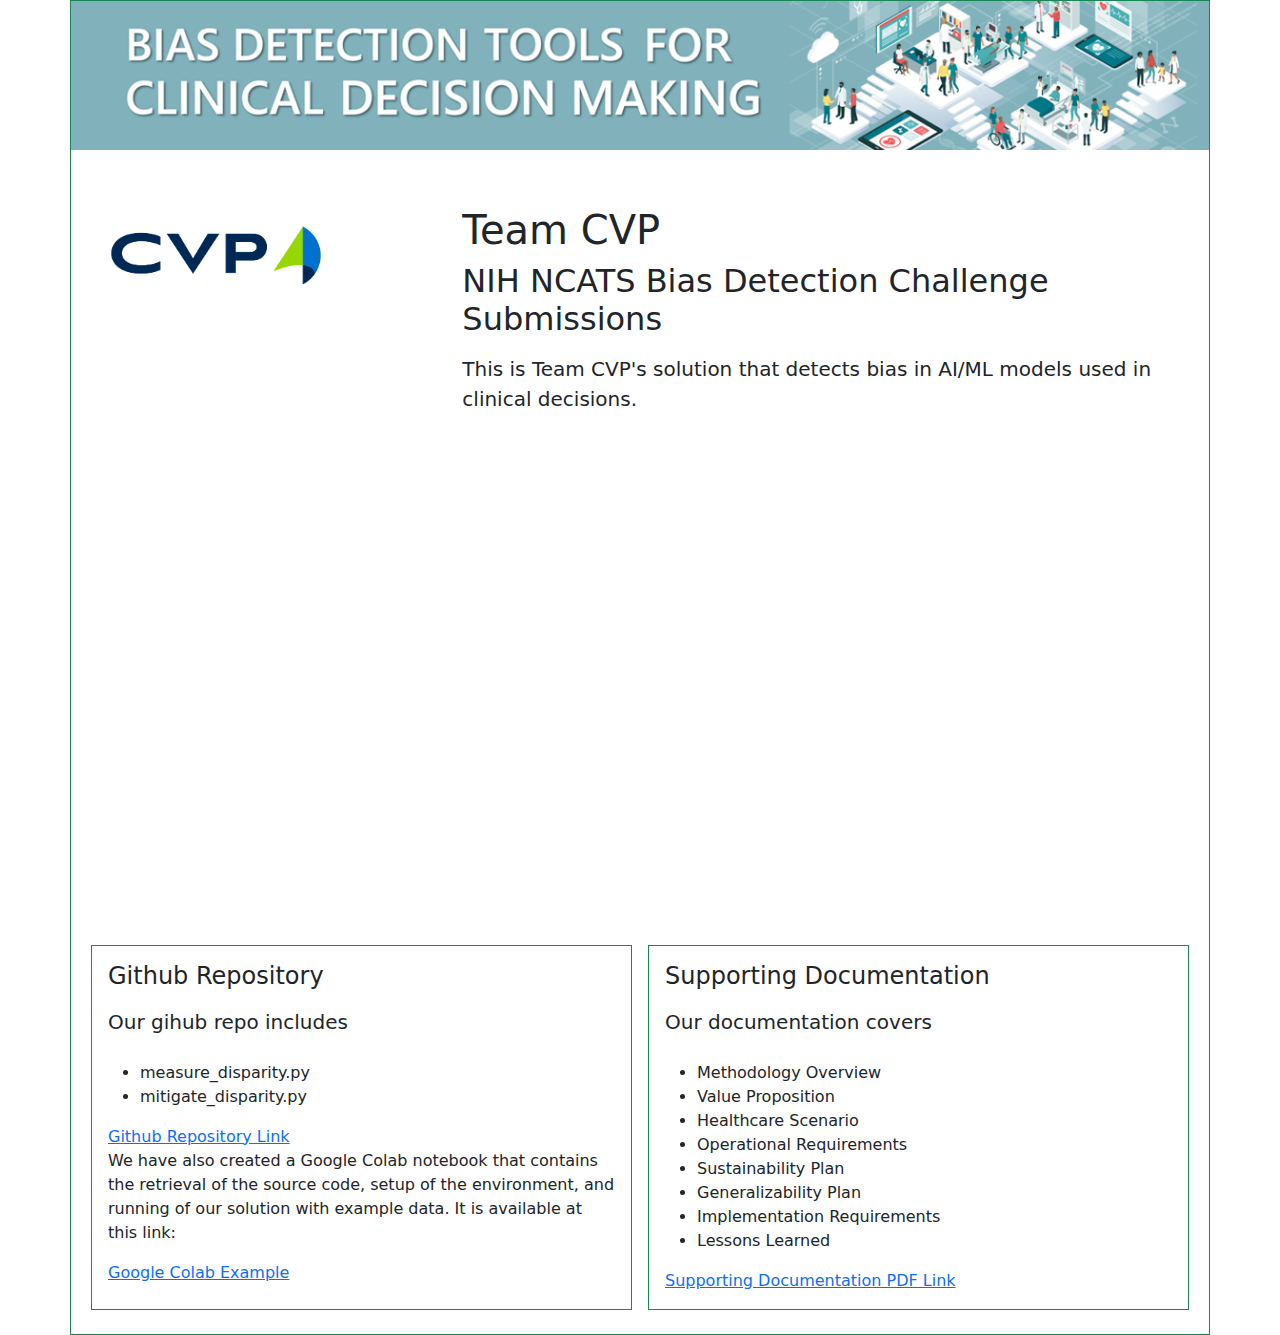
<file: cvp-bias-detection-healthcare/index.html>
<!DOCTYPE html>
<html lang="en">
    <head>
        <meta charset="utf-8" />
        <meta name="viewport" content="width=device-width, initial-scale=1, shrink-to-fit=no" />
        <meta name="description" content="" />
        <meta name="author" content="" />
        <title>NIH NCATS Bias Detection Challenge Submissions</title>
        <!-- Favicon-->
        <link rel="icon" type="image/x-icon" href="assets/favicon.ico" />
        <!-- Core theme CSS (includes Bootstrap)-->
        <link href="css/styles.css" rel="stylesheet" />
         <link rel="stylesheet" href="https://cdn.jsdelivr.net/npm/bootstrap@5.2.2/dist/css/bootstrap.min.css" integrity="sha384-Zenh87qX5JnK2Jl0vWa8Ck2rdkQ2Bzep5IDxbcnCeuOxjzrPF/et3URy9Bv1WTRi" crossorigin="anonymous">
        <script src="https://cdn.jsdelivr.net/npm/bootstrap@5.2.2/dist/js/bootstrap.min.js" integrity="sha384-IDwe1+LCz02ROU9k972gdyvl+AESN10+x7tBKgc9I5HFtuNz0wWnPclzo6p9vxnk" crossorigin="anonymous"></script>
        <script src="https://cdn.jsdelivr.net/npm/bootstrap@5.2.2/dist/js/bootstrap.bundle.min.js" integrity="sha384-OERcA2EqjJCMA+/3y+gxIOqMEjwtxJY7qPCqsdltbNJuaOe923+mo//f6V8Qbsw3" crossorigin="anonymous"></script>
       
        
        
    </head>
    <body>
       <div class="container border border-success pb-3"  style="--bs-border-opacity: .5;">
           <div class="row bg-bias">
               <img src="assets/img/header.png" alt="" width="1170"/>
               
               </div>
        <!-- Page content-->
        <div class="container">
            <div class="row pt-4 mt-4">
            <div class="col-4 p-2">
                <a href="https://www.cvpcorp.com/">
              <img src="assets/img/cvp-logo.png" alt="" width="250"/></a></div>
    <div class="col-8 p-2">
    <h1>Team CVP</h1>
                <h2 class="pb-2">NIH NCATS Bias Detection Challenge Submissions</h2>
                
                <p class="lead mb-4">This is Team CVP's solution that detects bias in AI/ML models used in clinical decisions.</p>
                
                </div>
            </div>

        <div class="container">
          <div class="row text-center">
            <div  class="p-12" style="padding-left: 10%; padding-right: 10%;">

<style>.embed-container { position: relative; padding-bottom: 56.25%; height: 0; overflow: hidden; max-width: 100%; } .embed-container iframe, .embed-container object, .embed-container embed { position: absolute; top: 0; left: 0; width: 100%; height: 100%; }</style><div class="embed-container"><iframe src="https://www.youtube.com/embed/O4GG6Ph55U8" frameBorder="0" allowfullscreen=""></iframe></div>
                
</div> 
              </div>
               
            </div>
            </div>
         <div class="container">
  <div class="row">
    <div class="col p-2 m-2 p-3 border border-success mr-3"  style="--bs-border-opacity: .5;">
        <h4 class="pb-2">Github Repository</h4>
        <p class="lead mb-4">Our gihub repo includes 
            <ul>
                <li>measure_disparity.py </li>
                <li>mitigate_disparity.py</li>
            </ul>
            </p>
      
      
    <a href="https://github.com/cvp-bias-detection-healthcare/cvp-bias-detection-healthcare.github.io">Github Repository Link</a> 
             <p>We have also created a Google Colab notebook that contains the retrieval of the source code, setup of the environment, 
          and running of our solution with example data. It is available at this link: 
                 
          </p>
      <a href="https://colab.research.google.com/drive/1KP64rF6k-DK5F83OYkTwWidvuVzPKhmo?usp=sharing">Google Colab Example</a> 
      
             </div>
    <div class="col p-2 m-2 p-3 border border-success"  style="--bs-border-opacity: .5;">
        <h4 class="pb-2">Supporting Documentation</h4>
        <p class="lead mb-4">Our documentation covers 
            <ul><li>Methodology Overview</li>
                <li>Value Proposition</li>
                <li>Healthcare Scenario</li>
                <li>Operational Requirements</li>
                <li>Sustainability Plan</li>
                <li>Generalizability Plan</li>
                <li>Implementation Requirements</li>
                <li>Lessons Learned</li>
    
        </ul>
        </p>
    <a href="https://github.com/cvp-bias-detection-healthcare/cvp-bias-detection-healthcare.github.io/blob/73d2f319259aa6e091c098b4c5a430bdd7603eea/Team%20CVP%20Submission%20-%20final.pdf">Supporting Documentation PDF Link</a> </div>
  </div>

</div>
           
    </div>
        <!-- Bootstrap core JS-->
        <script src="https://cdn.jsdelivr.net/npm/bootstrap@5.1.3/dist/js/bootstrap.bundle.min.js"></script>
        <!-- Core theme JS-->
        <script src="js/scripts.js"></script>
    </body>
</html>
</file>
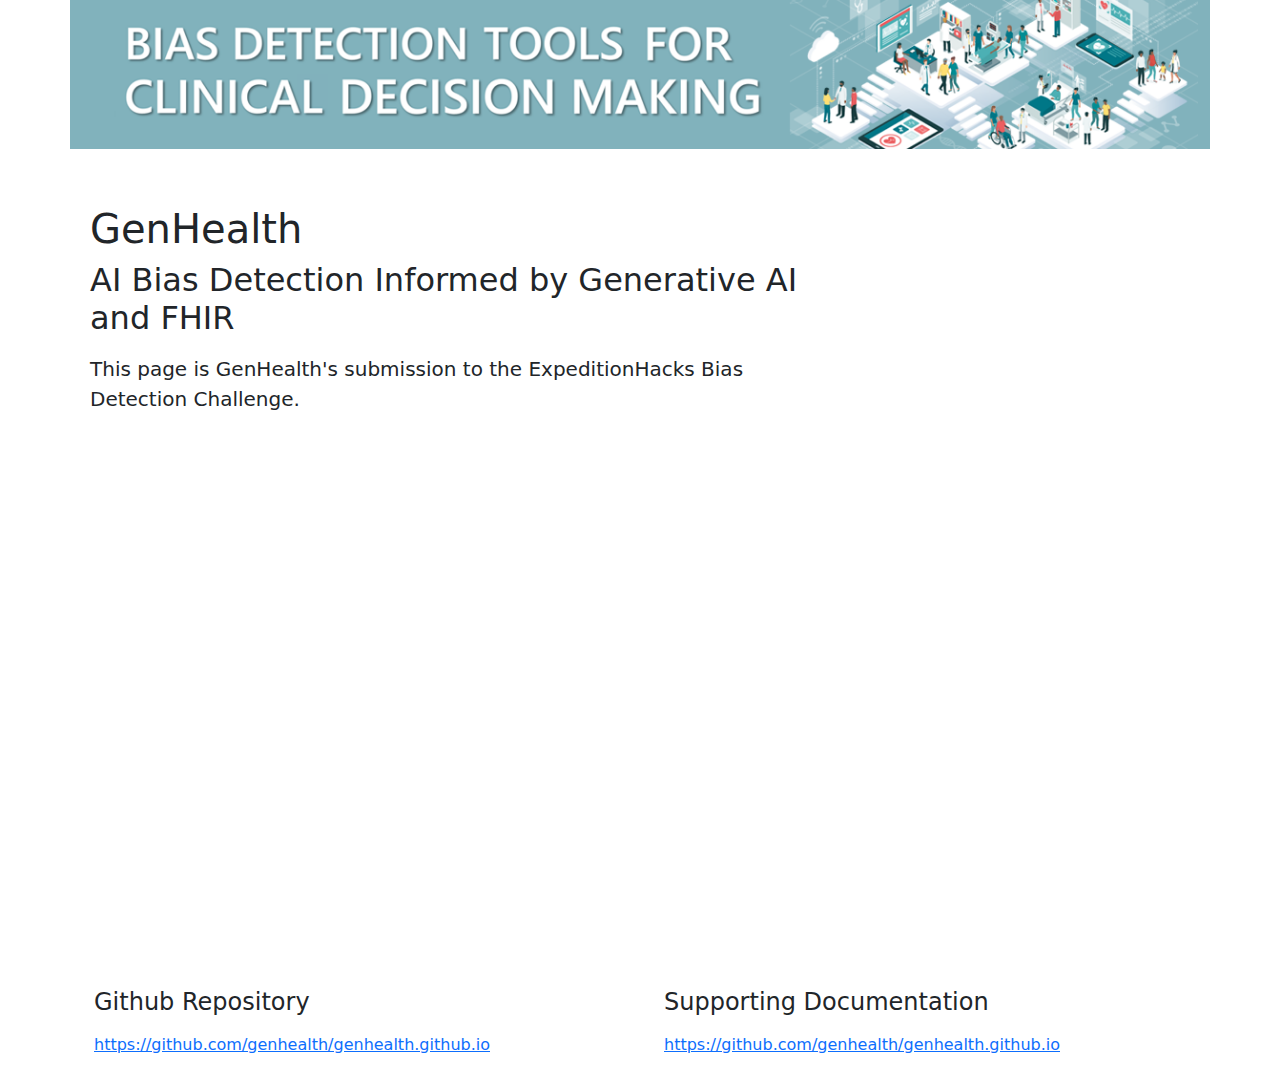
<file: genhealth/index.html>
<!DOCTYPE html>
<html lang="en">
	<head>
		<meta charset="utf-8" />
		<meta name="viewport" content="width=device-width, initial-scale=1, shrink-to-fit=no" />
		<meta name="description" content="" />
		<meta name="author" content="" />
		<title>NIH NCATS Bias Detection Challenge Submissions</title>
		<!-- Favicon-->
		<link rel="icon" type="image/x-icon" href="assets/favicon.ico" />
		<!-- Core theme CSS (includes Bootstrap)-->
		<link href="css/styles.css" rel="stylesheet" />
		<link rel="stylesheet" href="https://cdn.jsdelivr.net/npm/bootstrap@5.2.2/dist/css/bootstrap.min.css" integrity="sha384-Zenh87qX5JnK2Jl0vWa8Ck2rdkQ2Bzep5IDxbcnCeuOxjzrPF/et3URy9Bv1WTRi" crossorigin="anonymous">
        <script src="https://cdn.jsdelivr.net/npm/bootstrap@5.2.2/dist/js/bootstrap.min.js" integrity="sha384-IDwe1+LCz02ROU9k972gdyvl+AESN10+x7tBKgc9I5HFtuNz0wWnPclzo6p9vxnk" crossorigin="anonymous"></script>
        <script src="https://cdn.jsdelivr.net/npm/bootstrap@5.2.2/dist/js/bootstrap.bundle.min.js" integrity="sha384-OERcA2EqjJCMA+/3y+gxIOqMEjwtxJY7qPCqsdltbNJuaOe923+mo//f6V8Qbsw3" crossorigin="anonymous"></script>
    </head>
    <body>
        <div class="container pb-3" >
            <div class="row bg-bias">
                <img src="assets/img/header.png" alt="" width="1170"/>
            </div>
            <!-- Page content-->
            <div class="container">
                <div class="row pt-4 mt-4">
                    <div class="col-8 p-2">
                        <h1>GenHealth</h1>
                        <h2 class="pb-2">AI Bias Detection Informed by Generative AI and FHIR</h2>
                        <p class="lead mb-4">
                            This page is GenHealth's submission to the ExpeditionHacks Bias Detection Challenge.
                        </p>
                    </div>
                </div>
            </div>
            <div class="container">
                <div class="row text-center">
                    <div  class="p-12" style="padding-left: 10%; padding-right: 10%;">
                        <style>.embed-container { position: relative; padding-bottom: 56.25%; height: 0; overflow: hidden; max-width: 100%; } .embed-container iframe, .embed-container object, .embed-container embed { position: absolute; top: 0; left: 0; width: 100%; height: 100%; }</style>
                        <div class="embed-container">
                            <iframe src="https://www.youtube.com/embed/G6YzAoNFVvY" frameBorder="0" allowfullscreen=""></iframe>
                        </div>
                    </div>
                </div>
            </div>
        </div>
        <div class="container" >
            <div class="row">
                <div class="col p-2 m-2 p-3 mr-3">
                    <h4 class="pb-2">Github Repository</h4>
                    <a href="https://github.com/genhealth/genhealth.github.io">https://github.com/genhealth/genhealth.github.io</a>
                </div>
                <div class="col p-2 m-2 p-3" >
                    <h4 class="pb-2">Supporting Documentation</h4>
                    <a href="https://raw.githubusercontent.com/genhealth/genhealth.github.io/main/AI_Healthcare_Bias_Challenge_-_GenHealth.pdf">https://github.com/genhealth/genhealth.github.io</a>
                </div>
            </div>
        </div>
		<!-- Bootstrap core JS-->
		<script src="https://cdn.jsdelivr.net/npm/bootstrap@5.1.3/dist/js/bootstrap.bundle.min.js"></script>
		<!-- Core theme JS-->
		<script src="js/scripts.js"></script>
	</body>
</html>
</file>
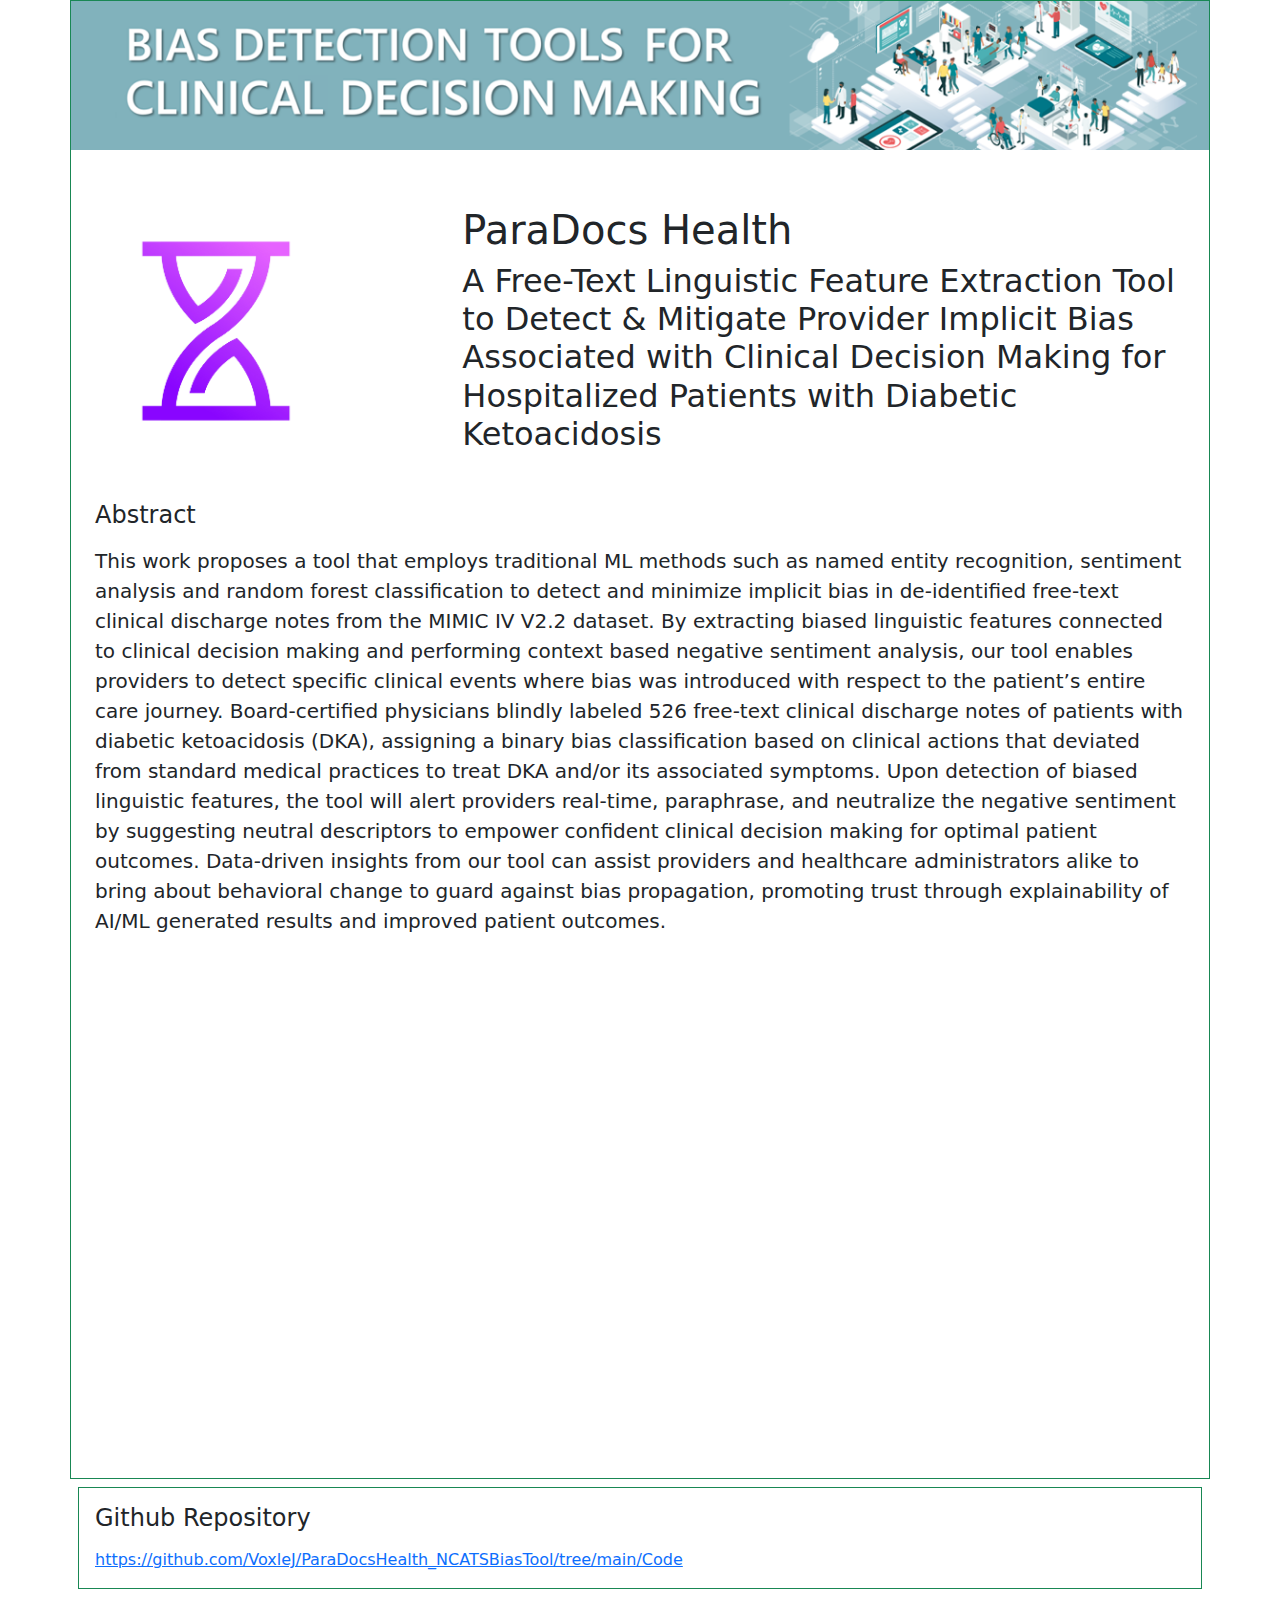
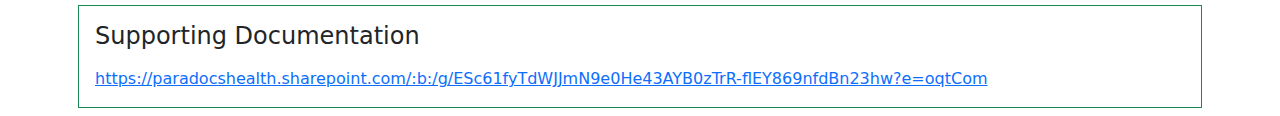
<file: paradocshealth/index.html>
<!DOCTYPE html>
<html lang="en">
    <head>
        <meta charset="utf-8" />
        <meta name="viewport" content="width=device-width, initial-scale=1, shrink-to-fit=no" />
        <meta name="description" content="" />
        <meta name="author" content="" />
        <title>NIH NCATS Bias Detection Challenge Submissions</title>
        <!-- Favicon-->
        <link rel="icon" type="image/x-icon" href="assets/favicon.ico" />
        <!-- Core theme CSS (includes Bootstrap)-->
        <link href="css/styles.css" rel="stylesheet" />
         <link rel="stylesheet" href="https://cdn.jsdelivr.net/npm/bootstrap@5.2.2/dist/css/bootstrap.min.css" integrity="sha384-Zenh87qX5JnK2Jl0vWa8Ck2rdkQ2Bzep5IDxbcnCeuOxjzrPF/et3URy9Bv1WTRi" crossorigin="anonymous">
        <script src="https://cdn.jsdelivr.net/npm/bootstrap@5.2.2/dist/js/bootstrap.min.js" integrity="sha384-IDwe1+LCz02ROU9k972gdyvl+AESN10+x7tBKgc9I5HFtuNz0wWnPclzo6p9vxnk" crossorigin="anonymous"></script>
        <script src="https://cdn.jsdelivr.net/npm/bootstrap@5.2.2/dist/js/bootstrap.bundle.min.js" integrity="sha384-OERcA2EqjJCMA+/3y+gxIOqMEjwtxJY7qPCqsdltbNJuaOe923+mo//f6V8Qbsw3" crossorigin="anonymous"></script>
       
        
        
    </head>
    <body>
       <div class="container border border-success pb-3"  style="--bs-border-opacity: .5;">
           <div class="row bg-bias">
               <img src="assets/img/header.png" alt="" width="1170"/>
               
               </div>
        <!-- Page content-->
        <div class="container">
            <div class="row pt-4 mt-4">
            <div class="col-4 p-2">
              <img src="assets/img/img_placeholder_avatar.jpg" alt="" width="250"/></div>
    <div class="col-8 p-2">
    <h1>ParaDocs Health</h1>
                <h2 class="pb-2">A Free-Text Linguistic Feature Extraction Tool to Detect & Mitigate Provider Implicit Bias Associated with Clinical Decision Making for Hospitalized Patients with Diabetic Ketoacidosis  </h2>
                
                <p class="lead mb-4"></p>
                
                </div>
            </div>
            
             <div class="row">
            <div class="text-left mt-2">
                <h4 class="pb-2">Abstract</h4>
                <p class="lead mb-4">This work proposes a tool that employs traditional ML methods such as named entity recognition, sentiment analysis and random forest classification to detect and minimize implicit bias in de-identified free-text clinical discharge notes from the MIMIC IV V2.2 dataset. By extracting biased linguistic features connected to clinical decision making and performing context based negative sentiment analysis, our tool enables providers to detect specific clinical events where bias was introduced with respect to the patient’s entire care journey. Board-certified physicians blindly labeled 526 free-text clinical discharge notes of patients with diabetic ketoacidosis (DKA), assigning a binary bias classification based on clinical actions that deviated from standard medical practices to treat DKA and/or its associated symptoms. Upon detection of biased linguistic features, the tool will alert providers real-time, paraphrase, and neutralize the negative sentiment by suggesting neutral descriptors to empower confident clinical decision making for optimal patient outcomes. Data-driven insights from our tool can assist providers and healthcare administrators alike to bring about behavioral change to guard against bias propagation, promoting trust through explainability of AI/ML generated results and improved patient outcomes.</p>
            </div></div>
        </div>
        <div class="container">
          <div class="row text-center">
            <div  class="p-12" style="padding-left: 10%; padding-right: 10%;">

<style>.embed-container { position: relative; padding-bottom: 56.25%; height: 0; overflow: hidden; max-width: 100%; } .embed-container iframe, .embed-container object, .embed-container embed { position: absolute; top: 0; left: 0; width: 100%; height: 100%; }</style><div class="embed-container"><iframe src="https://www.youtube.com/embed/-bdKoG_e4U8" frameBorder="0" allowfullscreen=""></iframe></div>
                
</div> 
              </div>
               
            </div>
            </div>
         <div class="container">
  <div class="row">
    <div class="col p-2 m-2 p-3 border border-success mr-3"  style="--bs-border-opacity: .5;">
        <h4 class="pb-2">Github Repository</h4>
    <a href="https://github.com/VoxleJ/ParaDocsHealth_NCATSBiasTool/tree/main/Code">https://github.com/VoxleJ/ParaDocsHealth_NCATSBiasTool/tree/main/Code</a> </div>
    <div class="col p-2 m-2 p-3 border border-success"  style="--bs-border-opacity: .5;">
        <h4 class="pb-2">Supporting Documentation</h4>
    <a href="https://paradocshealth.sharepoint.com/:b:/g/ESc61fyTdWJJmN9e0He43AYB0zTrR-flEY869nfdBn23hw?e=oqtCom">https://paradocshealth.sharepoint.com/:b:/g/ESc61fyTdWJJmN9e0He43AYB0zTrR-flEY869nfdBn23hw?e=oqtCom</a> </div>
  </div>

</div>
           
    </div>
        <!-- Bootstrap core JS-->
        <script src="https://cdn.jsdelivr.net/npm/bootstrap@5.1.3/dist/js/bootstrap.bundle.min.js"></script>
        <!-- Core theme JS-->
        <script src="js/scripts.js"></script>
    </body>
</html>
</file>
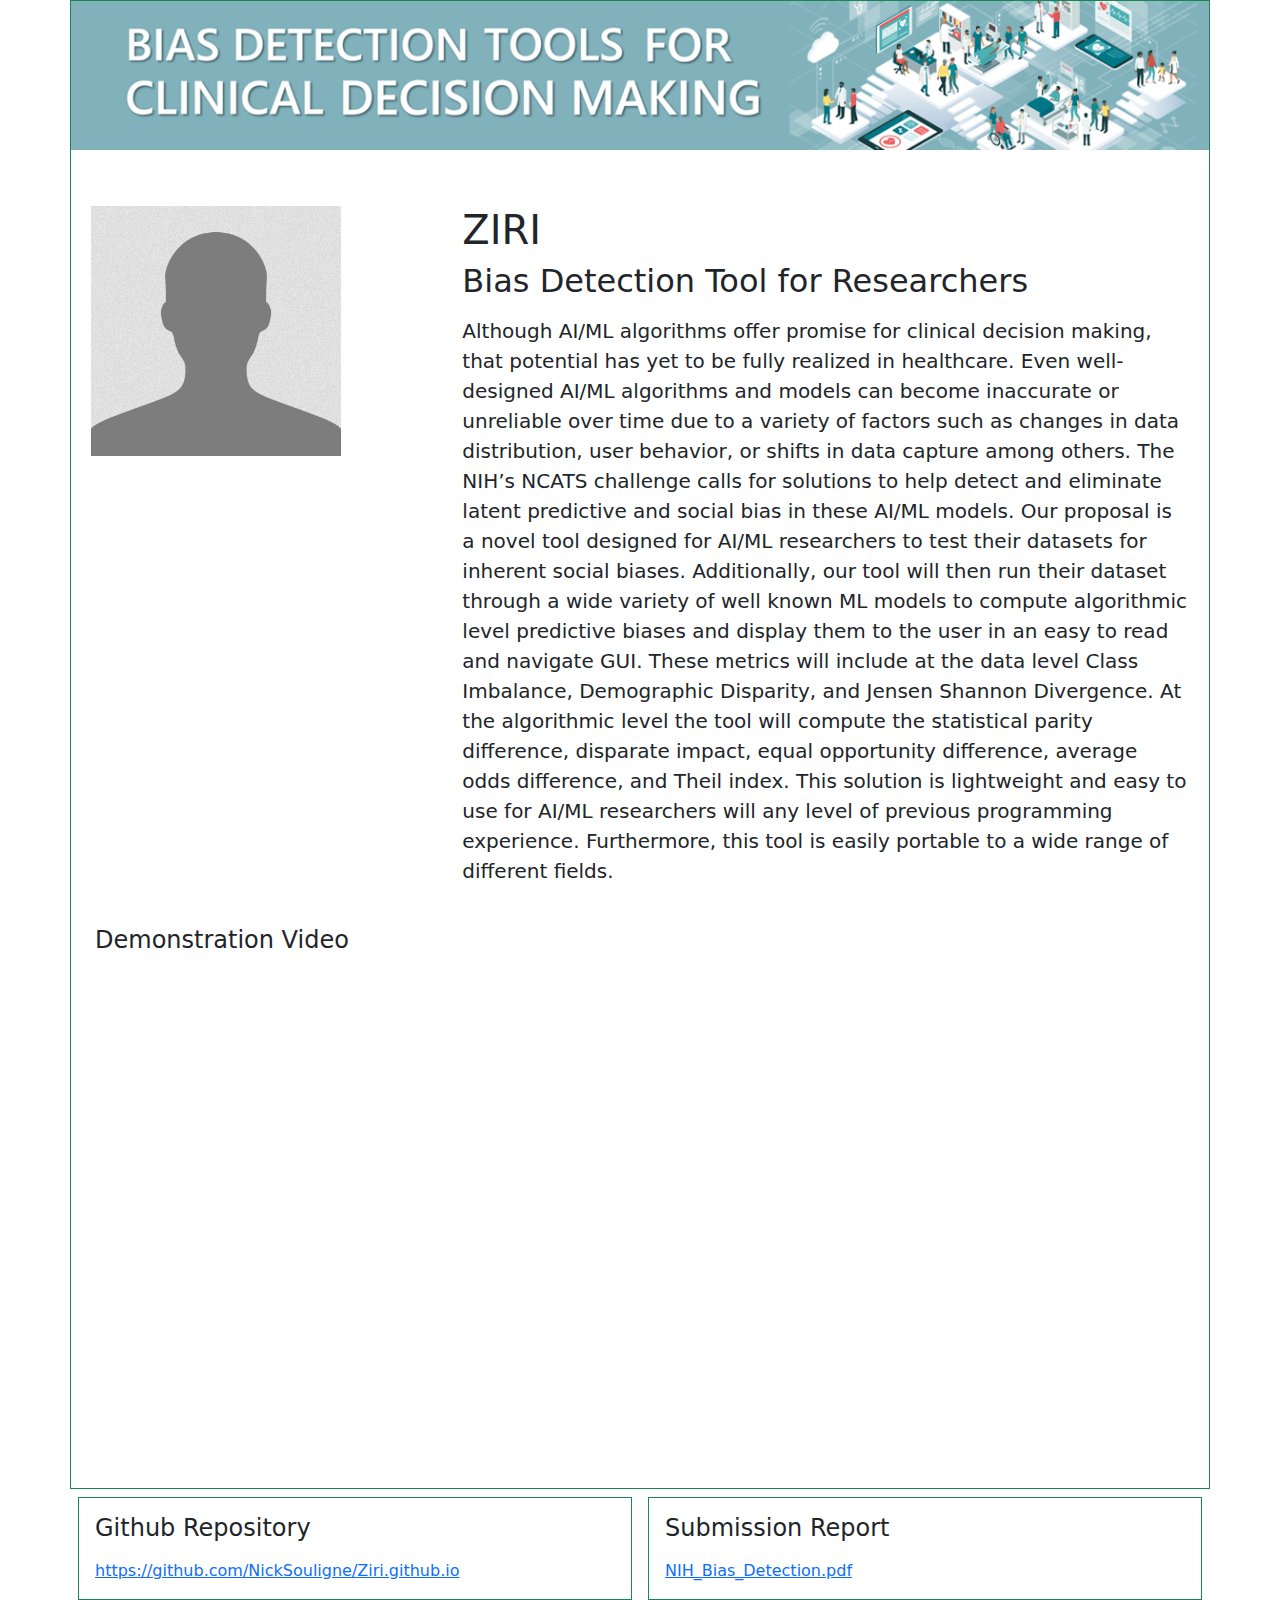
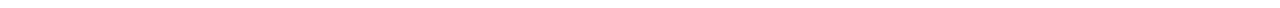
<file: ziri/index.html>
<!DOCTYPE html>
<html lang="en">
    <head>
        <meta charset="utf-8" />
        <meta name="viewport" content="width=device-width, initial-scale=1, shrink-to-fit=no" />
        <meta name="description" content="" />
        <meta name="author" content="" />
        <title>NIH NCATS Bias Detection Challenge Submissions</title>
        <!-- Favicon-->
        <link rel="icon" type="image/x-icon" href="assets/favicon.ico" />
        <!-- Core theme CSS (includes Bootstrap)-->
        <link href="css/styles.css" rel="stylesheet" />
         <link rel="stylesheet" href="https://cdn.jsdelivr.net/npm/bootstrap@5.2.2/dist/css/bootstrap.min.css" integrity="sha384-Zenh87qX5JnK2Jl0vWa8Ck2rdkQ2Bzep5IDxbcnCeuOxjzrPF/et3URy9Bv1WTRi" crossorigin="anonymous">
        <script src="https://cdn.jsdelivr.net/npm/bootstrap@5.2.2/dist/js/bootstrap.min.js" integrity="sha384-IDwe1+LCz02ROU9k972gdyvl+AESN10+x7tBKgc9I5HFtuNz0wWnPclzo6p9vxnk" crossorigin="anonymous"></script>
        <script src="https://cdn.jsdelivr.net/npm/bootstrap@5.2.2/dist/js/bootstrap.bundle.min.js" integrity="sha384-OERcA2EqjJCMA+/3y+gxIOqMEjwtxJY7qPCqsdltbNJuaOe923+mo//f6V8Qbsw3" crossorigin="anonymous"></script>
       
        
        
    </head>
    <body>
       <div class="container border border-success pb-3"  style="--bs-border-opacity: .5;">
           <div class="row bg-bias">
               <img src="assets/img/header.png" alt="" width="1170"/>
               
               </div>
        <!-- Page content-->
        <div class="container">
            <div class="row pt-4 mt-4">
            <div class="col-4 p-2">
              <img src="assets/img/img_placeholder_avatar.jpg" alt="" width="250"/></div>
    <div class="col-8 p-2">
    <h1>ZIRI</h1> 
                <h2 class="pb-2">Bias Detection Tool for Researchers</h2>
                
                <p class="lead mb-4">Although AI/ML algorithms offer promise for clinical decision making, that potential has yet to be 
fully realized in healthcare. Even well-designed AI/ML algorithms and models can become 
inaccurate or unreliable over time due to a variety of factors such as changes in data 
distribution, user behavior, or shifts in data capture among others. The NIH’s NCATS challenge
calls for solutions to help detect and eliminate latent predictive and social bias in these AI/ML 
models. 
Our proposal is a novel tool designed for AI/ML researchers to test their datasets for inherent 
social biases. Additionally, our tool will then run their dataset through a wide variety of well 
known ML models to compute algorithmic level predictive biases and display them to the user in 
an easy to read and navigate GUI. These metrics will include at the data level Class Imbalance, 
Demographic Disparity, and Jensen Shannon Divergence. At the algorithmic level the tool will 
compute the statistical parity difference, disparate impact, equal opportunity difference, average 
odds difference, and Theil index. This solution is lightweight and easy to use for AI/ML 
researchers will any level of previous programming experience. Furthermore, this tool is easily 
portable to a wide range of different fields.</p>
                
                </div>
            </div>
            
             <div class="row">
            <div class="text-left mt-2">
                <h4 class="pb-2">Demonstration Video</h4>
            </div></div>
        </div>
        <div class="container">
          <div class="row text-center">
            <div  class="p-12" style="padding-left: 10%; padding-right: 10%;">

<style>.embed-container { position: relative; padding-bottom: 56.25%; height: 0; overflow: hidden; max-width: 100%; } .embed-container iframe, .embed-container object, .embed-container embed { position: absolute; top: 0; left: 0; width: 100%; height: 100%; }</style><div class="embed-container"><iframe src="https://www.youtube.com/embed/PbDLE9PCxls" frameBorder="0" allowfullscreen=""></iframe></div>
                
</div> 
              </div>
               
            </div>
            </div>
         <div class="container">
  <div class="row">
    <div class="col p-2 m-2 p-3 border border-success mr-3"  style="--bs-border-opacity: .5;">
        <h4 class="pb-2">Github Repository</h4>
    <a href="https://github.com/NickSouligne/Ziri.github.io">https://github.com/NickSouligne/Ziri.github.io</a> </div>
    <div class="col p-2 m-2 p-3 border border-success"  style="--bs-border-opacity: .5;">
        <h4 class="pb-2">Submission Report</h4>
    <a href="https://nicksouligne.github.io/Ziri.github.io/assets/NIH_Bias_Detection.pdf?">NIH_Bias_Detection.pdf</a> </div>
  </div>

</div>
           
    </div>
        <!-- Bootstrap core JS-->
        <script src="https://cdn.jsdelivr.net/npm/bootstrap@5.1.3/dist/js/bootstrap.bundle.min.js"></script>
        <!-- Core theme JS-->
        <script src="js/scripts.js"></script>
    </body>
</html>
</file>
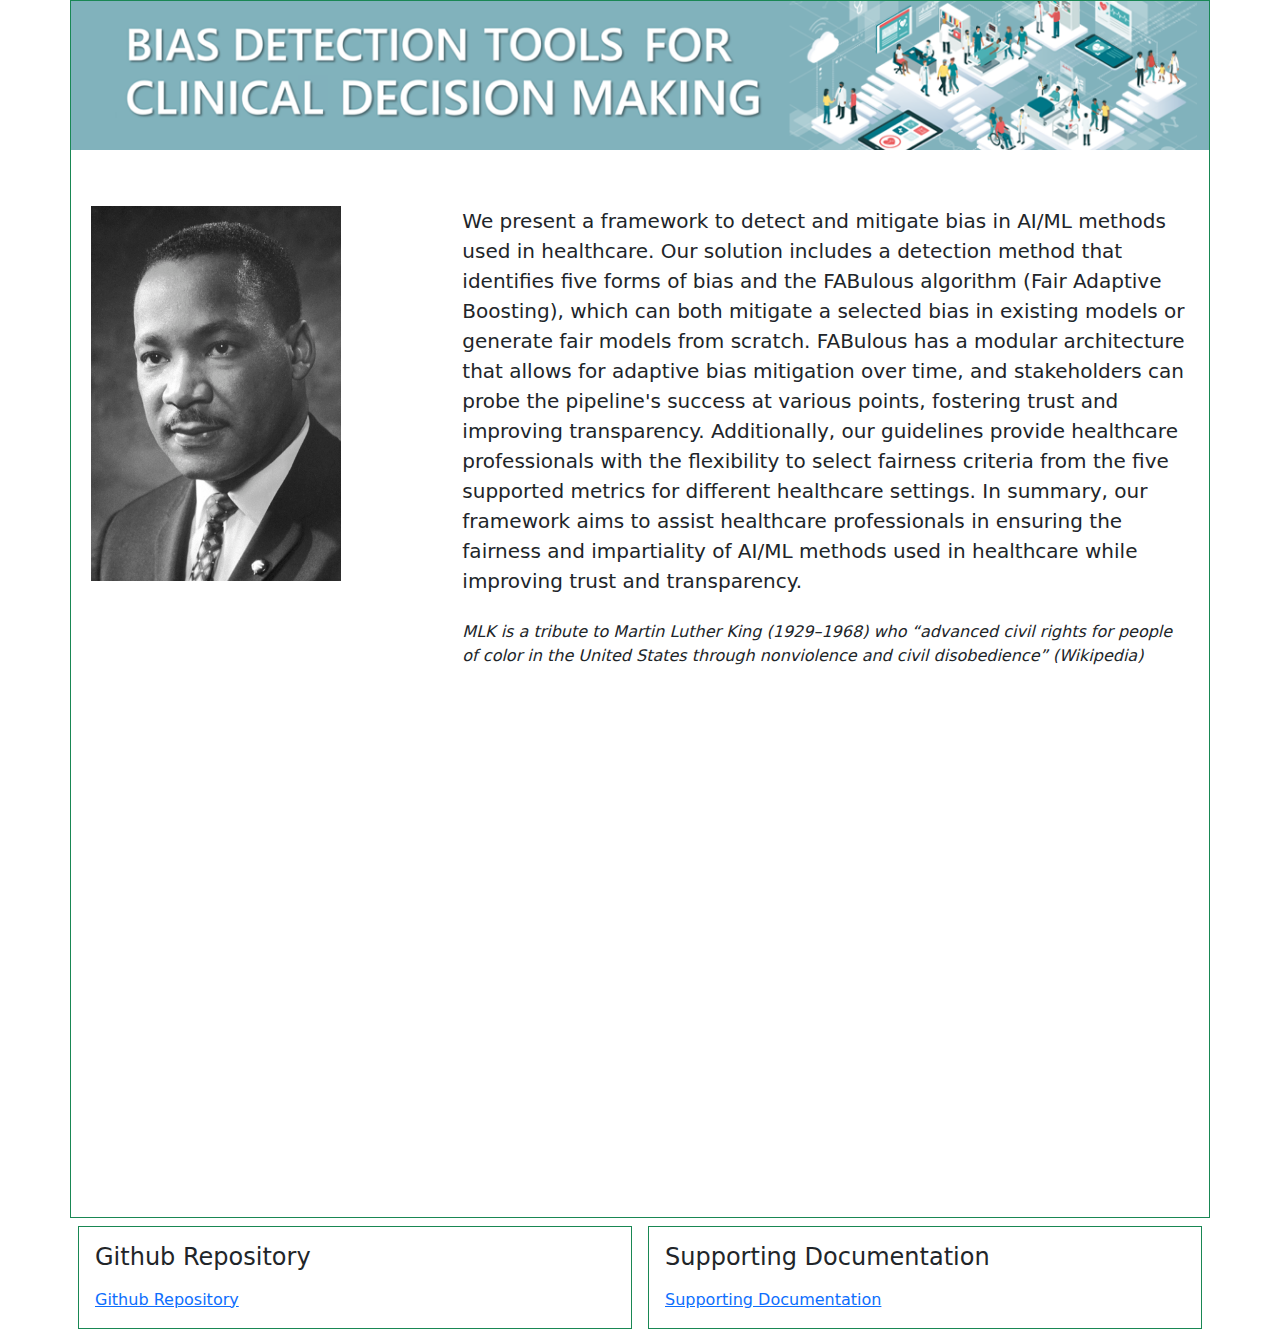
<file: mlkfairness/docs/index.html>
<!DOCTYPE html>
<html lang="en">
    <head>
        <meta charset="utf-8" />
        <meta name="viewport" content="width=device-width, initial-scale=1, shrink-to-fit=no" />
        <meta name="description" content="" />
        <meta name="author" content="" />
        <!-- <title>NIH NCATS Bias Detection Challenge Submissions</title> -->
        <!-- Favicon-->
        <link rel="icon" type="image/x-icon" href="assets/favicon.ico" />
        <!-- Core theme CSS (includes Bootstrap)-->
        <link href="css/styles.css" rel="stylesheet" />
         <link rel="stylesheet" href="https://cdn.jsdelivr.net/npm/bootstrap@5.2.2/dist/css/bootstrap.min.css" integrity="sha384-Zenh87qX5JnK2Jl0vWa8Ck2rdkQ2Bzep5IDxbcnCeuOxjzrPF/et3URy9Bv1WTRi" crossorigin="anonymous">
        <script src="https://cdn.jsdelivr.net/npm/bootstrap@5.2.2/dist/js/bootstrap.min.js" integrity="sha384-IDwe1+LCz02ROU9k972gdyvl+AESN10+x7tBKgc9I5HFtuNz0wWnPclzo6p9vxnk" crossorigin="anonymous"></script>
        <script src="https://cdn.jsdelivr.net/npm/bootstrap@5.2.2/dist/js/bootstrap.bundle.min.js" integrity="sha384-OERcA2EqjJCMA+/3y+gxIOqMEjwtxJY7qPCqsdltbNJuaOe923+mo//f6V8Qbsw3" crossorigin="anonymous"></script>
       
        
        
    </head>
    <body>
       <div class="container border border-success pb-3"  style="--bs-border-opacity: .5;">
           <div class="row bg-bias">
               <img src="assets/img/header.png" alt="" width="1170"/>
               
               </div>
        <!-- Page content-->
        <div class="container">
            <div class="row pt-4 mt-4">
            <div class="col-4 p-2">
              <img src="assets/img/mlk.jpg" alt="" width="250"/></div>
    <div class="col-8 p-2">
    <!-- <h1>MLK</h1> -->
                <!-- <h2 class="pb-2">MLKFairness - MLK team's solution to the NIH's NCATS Bias Detection Challenge</h2> -->
                
                <p class="lead mb-4">
                We present a framework to detect and mitigate bias in AI/ML methods used in healthcare. Our solution includes a detection method that identifies five forms of bias and the FABulous algorithm (Fair Adaptive Boosting), which can both mitigate a selected bias in existing models or generate fair models from scratch. FABulous has a modular architecture that allows for adaptive bias mitigation over time, and stakeholders can probe the pipeline's success at various points, fostering trust and improving transparency. Additionally, our guidelines provide healthcare professionals with the flexibility to select fairness criteria from the five supported metrics for different healthcare settings. In summary, our framework aims to assist healthcare professionals in ensuring the fairness and impartiality of AI/ML methods used in healthcare while improving trust and transparency.
                <p><i>
                MLK is a tribute to Martin Luther King (1929–1968) who “advanced civil rights for people of color in the United States through nonviolence and civil disobedience” (Wikipedia)</i></p>
                
                </div>
            </div>
            
             <div class="row">
            <div class="text-left mt-2">               
            </div></div>
        </div>
        <div class="container">
          <div class="row text-center">
            <div  class="p-12" style="padding-left: 10%; padding-right: 10%;">

<style>.embed-container { position: relative; padding-bottom: 56.25%; height: 0; overflow: hidden; max-width: 100%; } .embed-container iframe, .embed-container object, .embed-container embed { position: absolute; top: 0; left: 0; width: 100%; height: 100%; }</style><div class="embed-container"><iframe src="https://www.youtube.com/embed/LQ1Lk3V-4og" frameBorder="0" allowfullscreen=""></iframe></div>
                
</div> 
              </div>
               
            </div>
            </div>
         <div class="container">
  <div class="row">
    <div class="col p-2 m-2 p-3 border border-success mr-3"  style="--bs-border-opacity: .5;">
        <h4 class="pb-2">Github Repository</h4>
      
    <a href="https://github.com/aryanpoo/mlkfairness">Github Repository</a> </div>
    <div class="col p-2 m-2 p-3 border border-success"  style="--bs-border-opacity: .5;">
        <h4 class="pb-2">Supporting Documentation</h4>
        
    <a href="https://drive.google.com/file/d/1F7IH2GaxPdoSwvMSi7kJvv1SVNUFKyO0/view?usp=share_link">Supporting Documentation
</a> </div>
  </div>

</div>
           
    </div>
        <!-- Bootstrap core JS-->
        <script src="https://cdn.jsdelivr.net/npm/bootstrap@5.1.3/dist/js/bootstrap.bundle.min.js"></script>
        <!-- Core theme JS-->
        <script src="js/scripts.js"></script>
    </body>
</html>
</file>
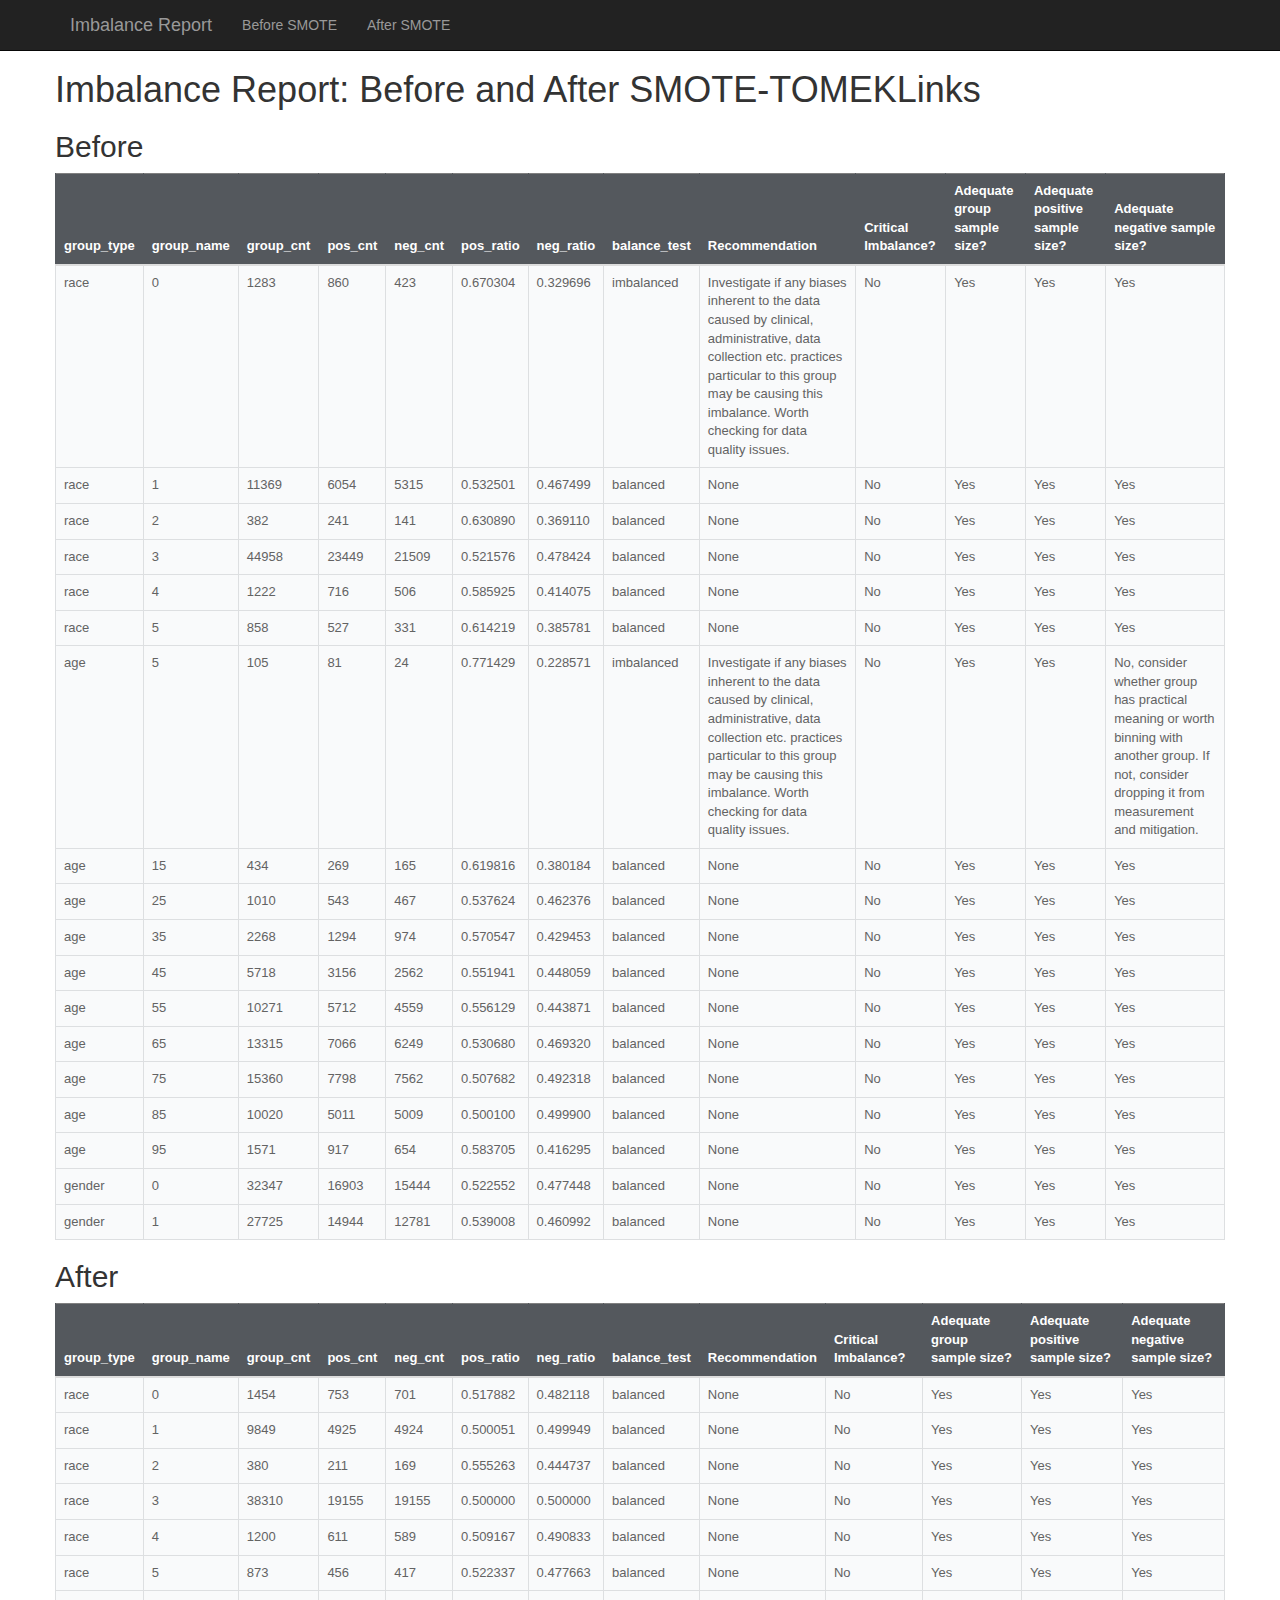
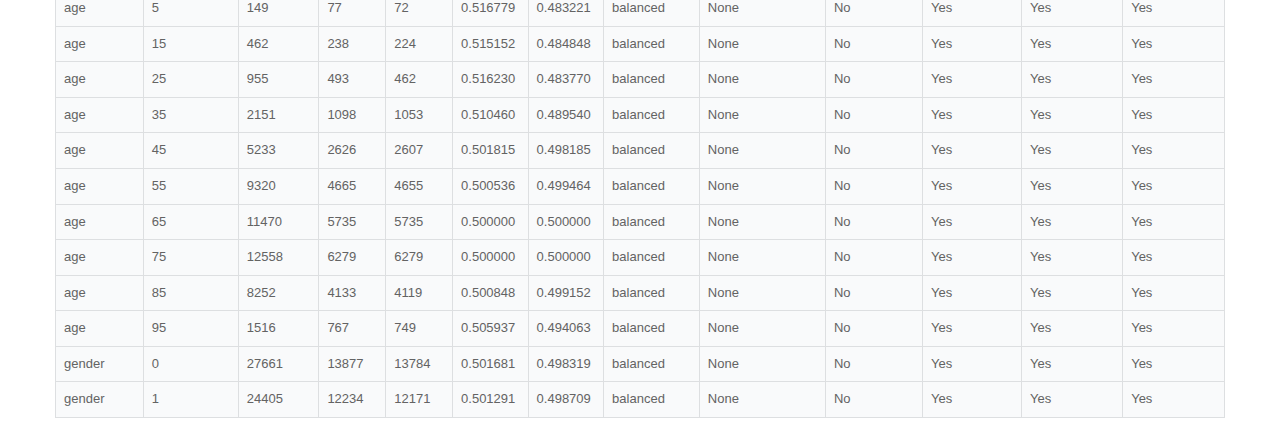
<file: cvp-bias-detection-healthcare/reports/imbalance_report.html>
<html>
            <head>
                <meta charset="utf-8">
                <meta name="viewport" content="width=device-width, initial-scale=1.0">
                <meta name="description" content="Imbalance Report">
                <meta name="author" content="CVP LLC">
                <title>Team CVP</title>
                <!-- Bootstrap core CSS -->
                <link href="css/bootstrap.css" rel="stylesheet">
                <!-- Custom CSS for the '3 Col Portfolio' Template -->
                <link href="css/portfolio-item.css" rel="stylesheet">
            </head>
            <body>
                <nav class="navbar navbar-fixed-top navbar-inverse" role="navigation">
                    <div class="container">
                        <div class="navbar-header">
                        <button type="button" class="navbar-toggle" data-toggle="collapse" data-target=".navbar-ex1-collapse">
                        <span class="sr-only"></span>
                        <span class="icon-bar"></span>
                        <span class="icon-bar"></span>
                        <span class="icon-bar"></span>
                        </button>
                        <a class="navbar-brand" href="https://expeditionhacks.com/bias-detection-healthcare/" target="_blank">Imbalance Report</a>
                        </div>
                        <!-- Collect the nav links, forms, and other content for toggling -->
                        <div class="collapse navbar-collapse navbar-ex1-collapse">
                        <ul class="nav navbar-nav">
                            <li><a href="#before">Before SMOTE</a></li>
                            <li><a href="#after">After SMOTE</a></li>
                        </ul>
                        </div>
                        <!-- /.navbar-collapse -->
                    </div>
                    <!-- /.container -->
                </nav>
                <div class="container">
                    <div class="row" id="before">
                        <h1>Imbalance Report: Before and After SMOTE-TOMEKLinks</h1>
                        <h2>Before</h2>
                        <table border="1" class="dataframe table table">
  <thead>
    <tr style="text-align: right;">
      <th>group_type</th>
      <th>group_name</th>
      <th>group_cnt</th>
      <th>pos_cnt</th>
      <th>neg_cnt</th>
      <th>pos_ratio</th>
      <th>neg_ratio</th>
      <th>balance_test</th>
      <th>Recommendation</th>
      <th>Critical Imbalance?</th>
      <th>Adequate group sample size?</th>
      <th>Adequate positive sample size?</th>
      <th>Adequate negative sample size?</th>
    </tr>
  </thead>
  <tbody>
    <tr>
      <td>race</td>
      <td>0</td>
      <td>1283</td>
      <td>860</td>
      <td>423</td>
      <td>0.670304</td>
      <td>0.329696</td>
      <td>imbalanced</td>
      <td>Investigate if any biases inherent to the data caused by clinical, administrative, data collection etc. practices particular to this group may be causing this imbalance. Worth checking for data quality issues.</td>
      <td>No</td>
      <td>Yes</td>
      <td>Yes</td>
      <td>Yes</td>
    </tr>
    <tr>
      <td>race</td>
      <td>1</td>
      <td>11369</td>
      <td>6054</td>
      <td>5315</td>
      <td>0.532501</td>
      <td>0.467499</td>
      <td>balanced</td>
      <td>None</td>
      <td>No</td>
      <td>Yes</td>
      <td>Yes</td>
      <td>Yes</td>
    </tr>
    <tr>
      <td>race</td>
      <td>2</td>
      <td>382</td>
      <td>241</td>
      <td>141</td>
      <td>0.630890</td>
      <td>0.369110</td>
      <td>balanced</td>
      <td>None</td>
      <td>No</td>
      <td>Yes</td>
      <td>Yes</td>
      <td>Yes</td>
    </tr>
    <tr>
      <td>race</td>
      <td>3</td>
      <td>44958</td>
      <td>23449</td>
      <td>21509</td>
      <td>0.521576</td>
      <td>0.478424</td>
      <td>balanced</td>
      <td>None</td>
      <td>No</td>
      <td>Yes</td>
      <td>Yes</td>
      <td>Yes</td>
    </tr>
    <tr>
      <td>race</td>
      <td>4</td>
      <td>1222</td>
      <td>716</td>
      <td>506</td>
      <td>0.585925</td>
      <td>0.414075</td>
      <td>balanced</td>
      <td>None</td>
      <td>No</td>
      <td>Yes</td>
      <td>Yes</td>
      <td>Yes</td>
    </tr>
    <tr>
      <td>race</td>
      <td>5</td>
      <td>858</td>
      <td>527</td>
      <td>331</td>
      <td>0.614219</td>
      <td>0.385781</td>
      <td>balanced</td>
      <td>None</td>
      <td>No</td>
      <td>Yes</td>
      <td>Yes</td>
      <td>Yes</td>
    </tr>
    <tr>
      <td>age</td>
      <td>5</td>
      <td>105</td>
      <td>81</td>
      <td>24</td>
      <td>0.771429</td>
      <td>0.228571</td>
      <td>imbalanced</td>
      <td>Investigate if any biases inherent to the data caused by clinical, administrative, data collection etc. practices particular to this group may be causing this imbalance. Worth checking for data quality issues.</td>
      <td>No</td>
      <td>Yes</td>
      <td>Yes</td>
      <td>No, consider whether group has practical meaning or worth binning with another group. If not, consider dropping it from measurement and mitigation.</td>
    </tr>
    <tr>
      <td>age</td>
      <td>15</td>
      <td>434</td>
      <td>269</td>
      <td>165</td>
      <td>0.619816</td>
      <td>0.380184</td>
      <td>balanced</td>
      <td>None</td>
      <td>No</td>
      <td>Yes</td>
      <td>Yes</td>
      <td>Yes</td>
    </tr>
    <tr>
      <td>age</td>
      <td>25</td>
      <td>1010</td>
      <td>543</td>
      <td>467</td>
      <td>0.537624</td>
      <td>0.462376</td>
      <td>balanced</td>
      <td>None</td>
      <td>No</td>
      <td>Yes</td>
      <td>Yes</td>
      <td>Yes</td>
    </tr>
    <tr>
      <td>age</td>
      <td>35</td>
      <td>2268</td>
      <td>1294</td>
      <td>974</td>
      <td>0.570547</td>
      <td>0.429453</td>
      <td>balanced</td>
      <td>None</td>
      <td>No</td>
      <td>Yes</td>
      <td>Yes</td>
      <td>Yes</td>
    </tr>
    <tr>
      <td>age</td>
      <td>45</td>
      <td>5718</td>
      <td>3156</td>
      <td>2562</td>
      <td>0.551941</td>
      <td>0.448059</td>
      <td>balanced</td>
      <td>None</td>
      <td>No</td>
      <td>Yes</td>
      <td>Yes</td>
      <td>Yes</td>
    </tr>
    <tr>
      <td>age</td>
      <td>55</td>
      <td>10271</td>
      <td>5712</td>
      <td>4559</td>
      <td>0.556129</td>
      <td>0.443871</td>
      <td>balanced</td>
      <td>None</td>
      <td>No</td>
      <td>Yes</td>
      <td>Yes</td>
      <td>Yes</td>
    </tr>
    <tr>
      <td>age</td>
      <td>65</td>
      <td>13315</td>
      <td>7066</td>
      <td>6249</td>
      <td>0.530680</td>
      <td>0.469320</td>
      <td>balanced</td>
      <td>None</td>
      <td>No</td>
      <td>Yes</td>
      <td>Yes</td>
      <td>Yes</td>
    </tr>
    <tr>
      <td>age</td>
      <td>75</td>
      <td>15360</td>
      <td>7798</td>
      <td>7562</td>
      <td>0.507682</td>
      <td>0.492318</td>
      <td>balanced</td>
      <td>None</td>
      <td>No</td>
      <td>Yes</td>
      <td>Yes</td>
      <td>Yes</td>
    </tr>
    <tr>
      <td>age</td>
      <td>85</td>
      <td>10020</td>
      <td>5011</td>
      <td>5009</td>
      <td>0.500100</td>
      <td>0.499900</td>
      <td>balanced</td>
      <td>None</td>
      <td>No</td>
      <td>Yes</td>
      <td>Yes</td>
      <td>Yes</td>
    </tr>
    <tr>
      <td>age</td>
      <td>95</td>
      <td>1571</td>
      <td>917</td>
      <td>654</td>
      <td>0.583705</td>
      <td>0.416295</td>
      <td>balanced</td>
      <td>None</td>
      <td>No</td>
      <td>Yes</td>
      <td>Yes</td>
      <td>Yes</td>
    </tr>
    <tr>
      <td>gender</td>
      <td>0</td>
      <td>32347</td>
      <td>16903</td>
      <td>15444</td>
      <td>0.522552</td>
      <td>0.477448</td>
      <td>balanced</td>
      <td>None</td>
      <td>No</td>
      <td>Yes</td>
      <td>Yes</td>
      <td>Yes</td>
    </tr>
    <tr>
      <td>gender</td>
      <td>1</td>
      <td>27725</td>
      <td>14944</td>
      <td>12781</td>
      <td>0.539008</td>
      <td>0.460992</td>
      <td>balanced</td>
      <td>None</td>
      <td>No</td>
      <td>Yes</td>
      <td>Yes</td>
      <td>Yes</td>
    </tr>
  </tbody>
</table>
                        <div id="after">
                        <h2>After</h2>
                        <table border="1" class="dataframe table table">
  <thead>
    <tr style="text-align: right;">
      <th>group_type</th>
      <th>group_name</th>
      <th>group_cnt</th>
      <th>pos_cnt</th>
      <th>neg_cnt</th>
      <th>pos_ratio</th>
      <th>neg_ratio</th>
      <th>balance_test</th>
      <th>Recommendation</th>
      <th>Critical Imbalance?</th>
      <th>Adequate group sample size?</th>
      <th>Adequate positive sample size?</th>
      <th>Adequate negative sample size?</th>
    </tr>
  </thead>
  <tbody>
    <tr>
      <td>race</td>
      <td>0</td>
      <td>1454</td>
      <td>753</td>
      <td>701</td>
      <td>0.517882</td>
      <td>0.482118</td>
      <td>balanced</td>
      <td>None</td>
      <td>No</td>
      <td>Yes</td>
      <td>Yes</td>
      <td>Yes</td>
    </tr>
    <tr>
      <td>race</td>
      <td>1</td>
      <td>9849</td>
      <td>4925</td>
      <td>4924</td>
      <td>0.500051</td>
      <td>0.499949</td>
      <td>balanced</td>
      <td>None</td>
      <td>No</td>
      <td>Yes</td>
      <td>Yes</td>
      <td>Yes</td>
    </tr>
    <tr>
      <td>race</td>
      <td>2</td>
      <td>380</td>
      <td>211</td>
      <td>169</td>
      <td>0.555263</td>
      <td>0.444737</td>
      <td>balanced</td>
      <td>None</td>
      <td>No</td>
      <td>Yes</td>
      <td>Yes</td>
      <td>Yes</td>
    </tr>
    <tr>
      <td>race</td>
      <td>3</td>
      <td>38310</td>
      <td>19155</td>
      <td>19155</td>
      <td>0.500000</td>
      <td>0.500000</td>
      <td>balanced</td>
      <td>None</td>
      <td>No</td>
      <td>Yes</td>
      <td>Yes</td>
      <td>Yes</td>
    </tr>
    <tr>
      <td>race</td>
      <td>4</td>
      <td>1200</td>
      <td>611</td>
      <td>589</td>
      <td>0.509167</td>
      <td>0.490833</td>
      <td>balanced</td>
      <td>None</td>
      <td>No</td>
      <td>Yes</td>
      <td>Yes</td>
      <td>Yes</td>
    </tr>
    <tr>
      <td>race</td>
      <td>5</td>
      <td>873</td>
      <td>456</td>
      <td>417</td>
      <td>0.522337</td>
      <td>0.477663</td>
      <td>balanced</td>
      <td>None</td>
      <td>No</td>
      <td>Yes</td>
      <td>Yes</td>
      <td>Yes</td>
    </tr>
    <tr>
      <td>age</td>
      <td>5</td>
      <td>149</td>
      <td>77</td>
      <td>72</td>
      <td>0.516779</td>
      <td>0.483221</td>
      <td>balanced</td>
      <td>None</td>
      <td>No</td>
      <td>Yes</td>
      <td>Yes</td>
      <td>Yes</td>
    </tr>
    <tr>
      <td>age</td>
      <td>15</td>
      <td>462</td>
      <td>238</td>
      <td>224</td>
      <td>0.515152</td>
      <td>0.484848</td>
      <td>balanced</td>
      <td>None</td>
      <td>No</td>
      <td>Yes</td>
      <td>Yes</td>
      <td>Yes</td>
    </tr>
    <tr>
      <td>age</td>
      <td>25</td>
      <td>955</td>
      <td>493</td>
      <td>462</td>
      <td>0.516230</td>
      <td>0.483770</td>
      <td>balanced</td>
      <td>None</td>
      <td>No</td>
      <td>Yes</td>
      <td>Yes</td>
      <td>Yes</td>
    </tr>
    <tr>
      <td>age</td>
      <td>35</td>
      <td>2151</td>
      <td>1098</td>
      <td>1053</td>
      <td>0.510460</td>
      <td>0.489540</td>
      <td>balanced</td>
      <td>None</td>
      <td>No</td>
      <td>Yes</td>
      <td>Yes</td>
      <td>Yes</td>
    </tr>
    <tr>
      <td>age</td>
      <td>45</td>
      <td>5233</td>
      <td>2626</td>
      <td>2607</td>
      <td>0.501815</td>
      <td>0.498185</td>
      <td>balanced</td>
      <td>None</td>
      <td>No</td>
      <td>Yes</td>
      <td>Yes</td>
      <td>Yes</td>
    </tr>
    <tr>
      <td>age</td>
      <td>55</td>
      <td>9320</td>
      <td>4665</td>
      <td>4655</td>
      <td>0.500536</td>
      <td>0.499464</td>
      <td>balanced</td>
      <td>None</td>
      <td>No</td>
      <td>Yes</td>
      <td>Yes</td>
      <td>Yes</td>
    </tr>
    <tr>
      <td>age</td>
      <td>65</td>
      <td>11470</td>
      <td>5735</td>
      <td>5735</td>
      <td>0.500000</td>
      <td>0.500000</td>
      <td>balanced</td>
      <td>None</td>
      <td>No</td>
      <td>Yes</td>
      <td>Yes</td>
      <td>Yes</td>
    </tr>
    <tr>
      <td>age</td>
      <td>75</td>
      <td>12558</td>
      <td>6279</td>
      <td>6279</td>
      <td>0.500000</td>
      <td>0.500000</td>
      <td>balanced</td>
      <td>None</td>
      <td>No</td>
      <td>Yes</td>
      <td>Yes</td>
      <td>Yes</td>
    </tr>
    <tr>
      <td>age</td>
      <td>85</td>
      <td>8252</td>
      <td>4133</td>
      <td>4119</td>
      <td>0.500848</td>
      <td>0.499152</td>
      <td>balanced</td>
      <td>None</td>
      <td>No</td>
      <td>Yes</td>
      <td>Yes</td>
      <td>Yes</td>
    </tr>
    <tr>
      <td>age</td>
      <td>95</td>
      <td>1516</td>
      <td>767</td>
      <td>749</td>
      <td>0.505937</td>
      <td>0.494063</td>
      <td>balanced</td>
      <td>None</td>
      <td>No</td>
      <td>Yes</td>
      <td>Yes</td>
      <td>Yes</td>
    </tr>
    <tr>
      <td>gender</td>
      <td>0</td>
      <td>27661</td>
      <td>13877</td>
      <td>13784</td>
      <td>0.501681</td>
      <td>0.498319</td>
      <td>balanced</td>
      <td>None</td>
      <td>No</td>
      <td>Yes</td>
      <td>Yes</td>
      <td>Yes</td>
    </tr>
    <tr>
      <td>gender</td>
      <td>1</td>
      <td>24405</td>
      <td>12234</td>
      <td>12171</td>
      <td>0.501291</td>
      <td>0.498709</td>
      <td>balanced</td>
      <td>None</td>
      <td>No</td>
      <td>Yes</td>
      <td>Yes</td>
      <td>Yes</td>
    </tr>
  </tbody>
</table>
                        </div>
                    </div>
                </div>
            </body>
            </html>
</file>
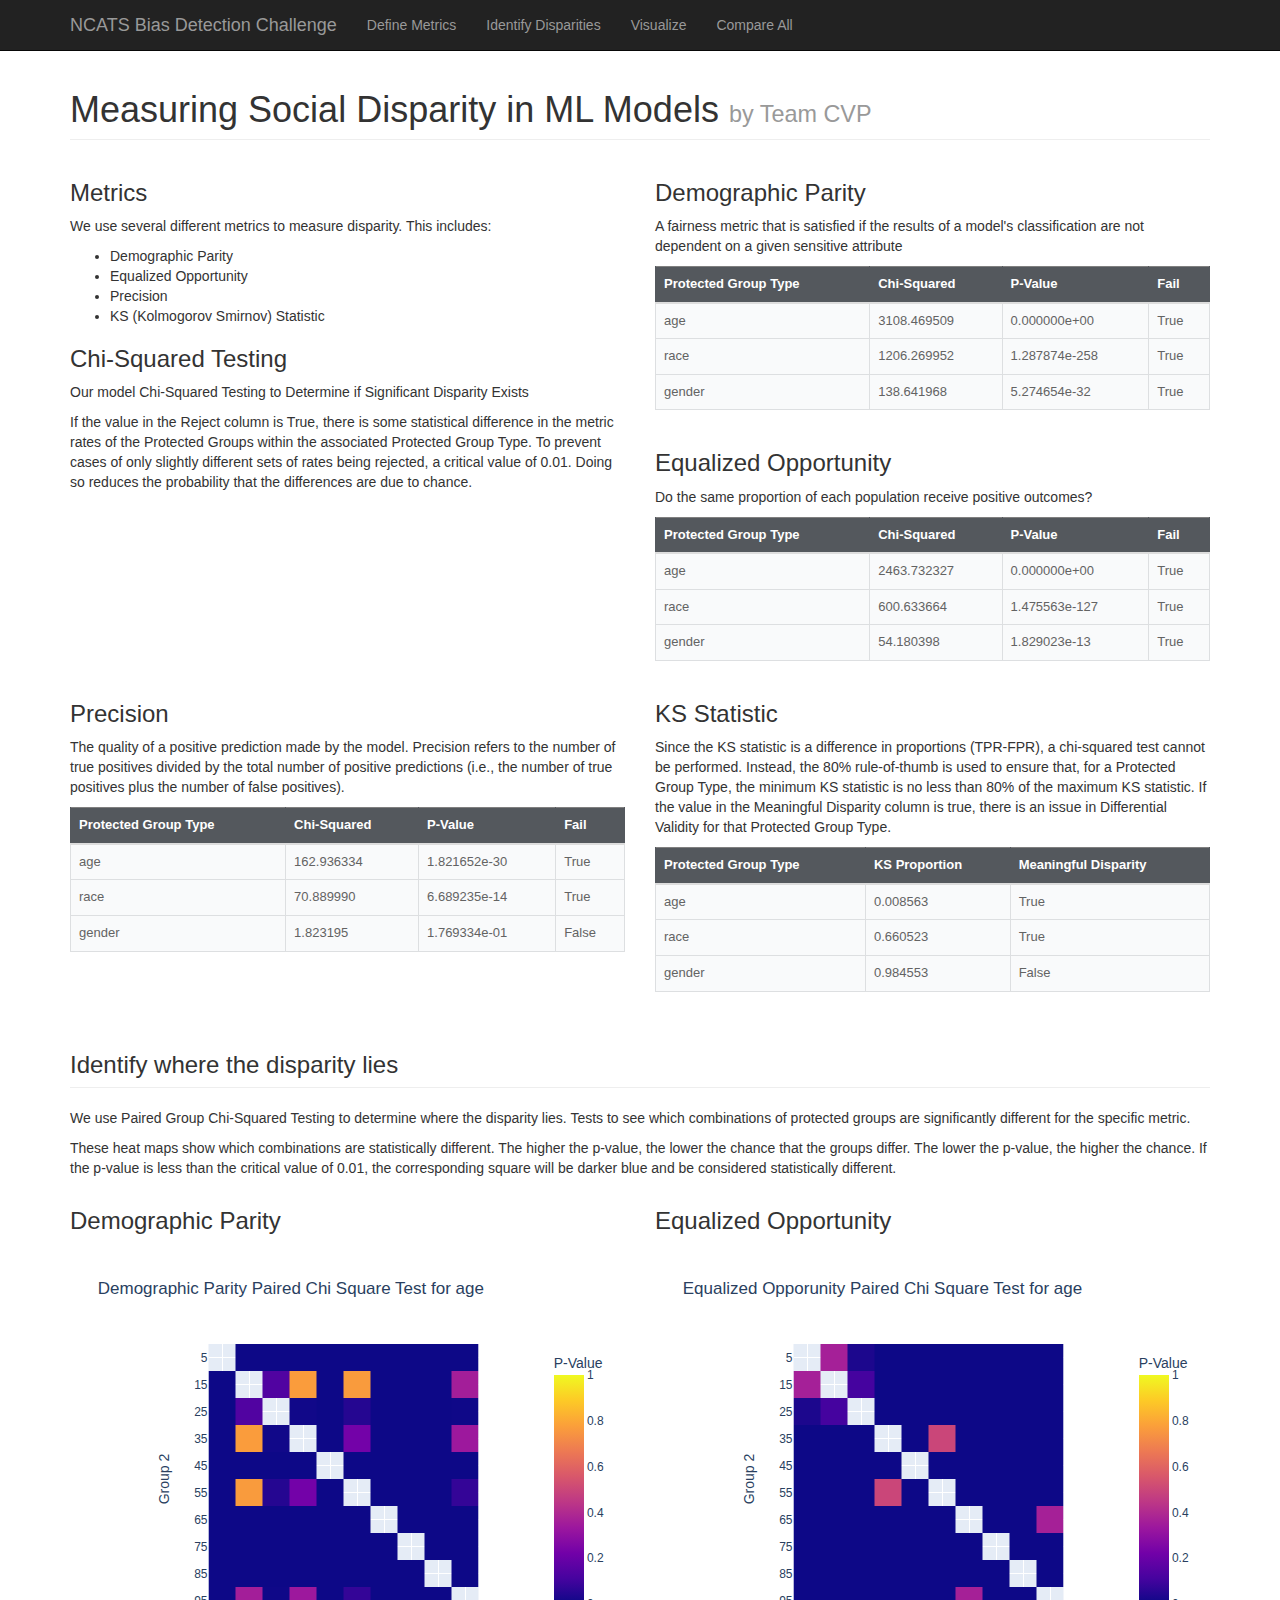
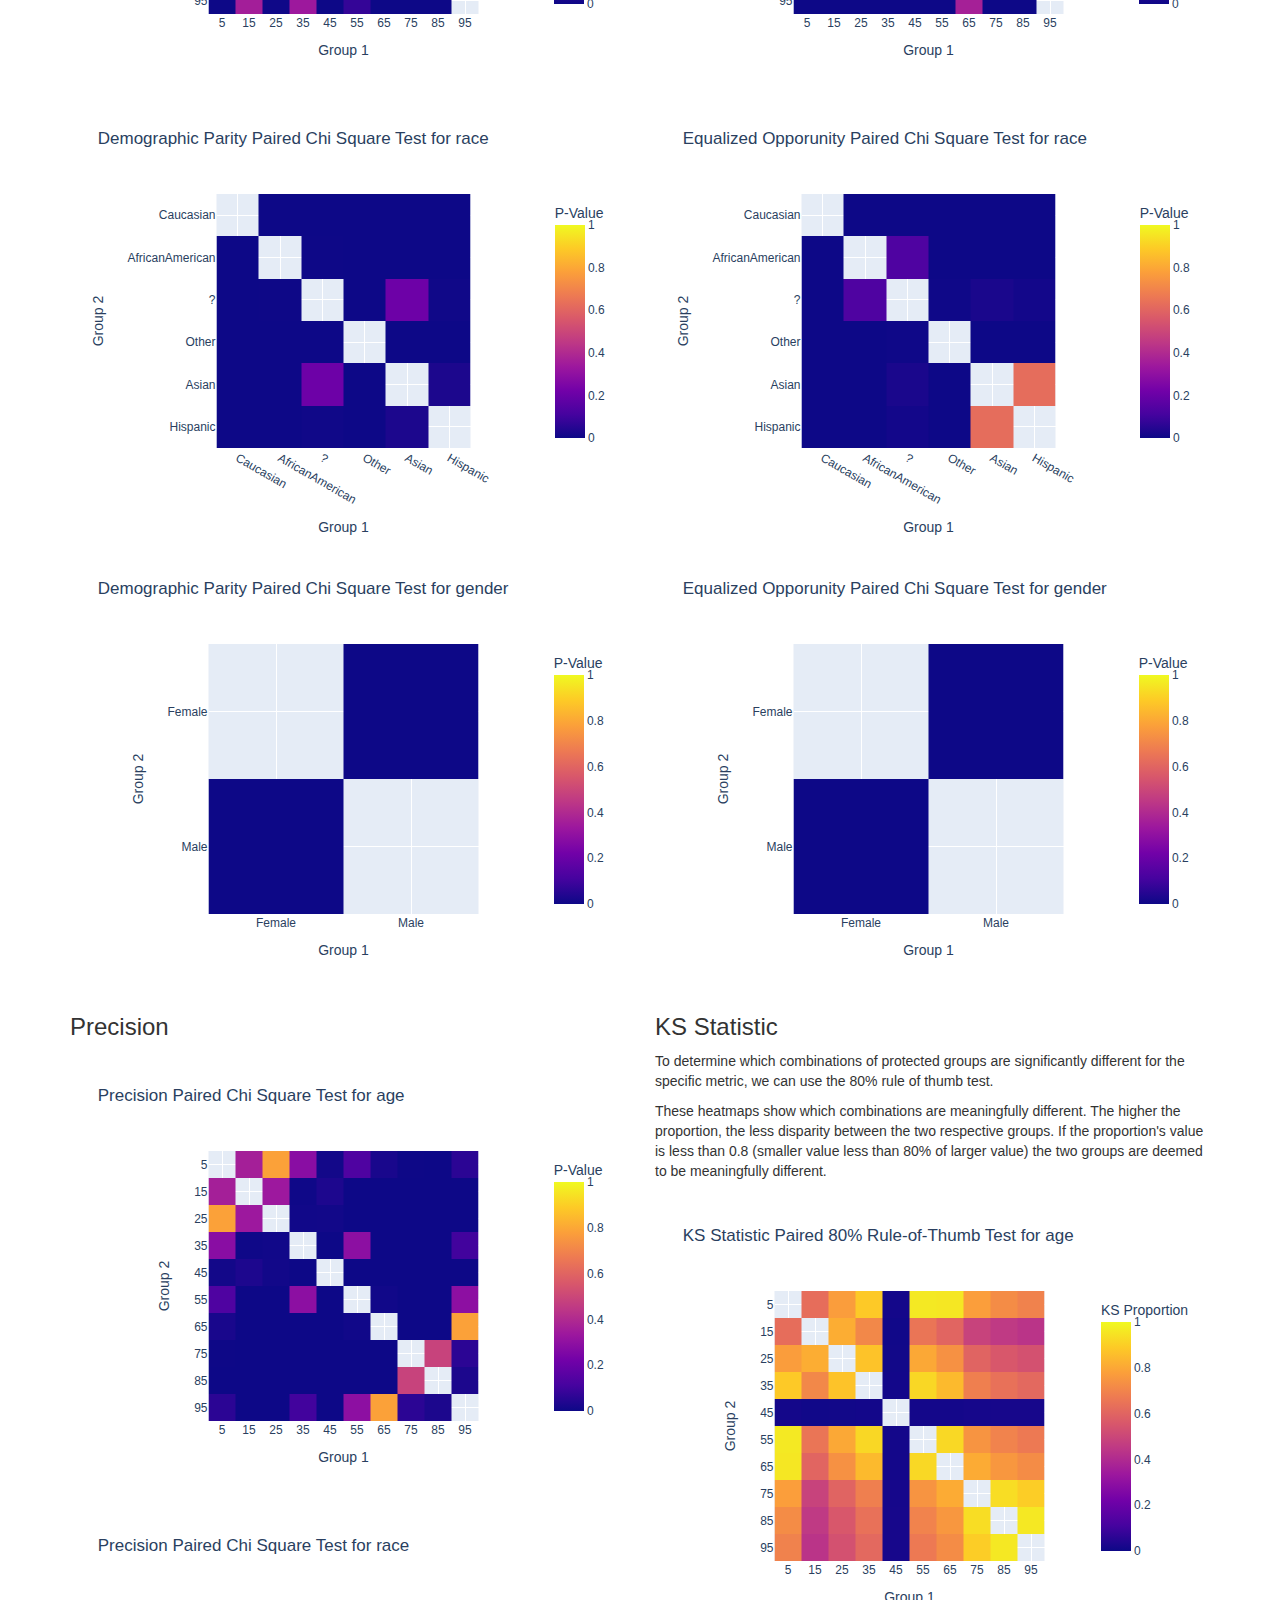
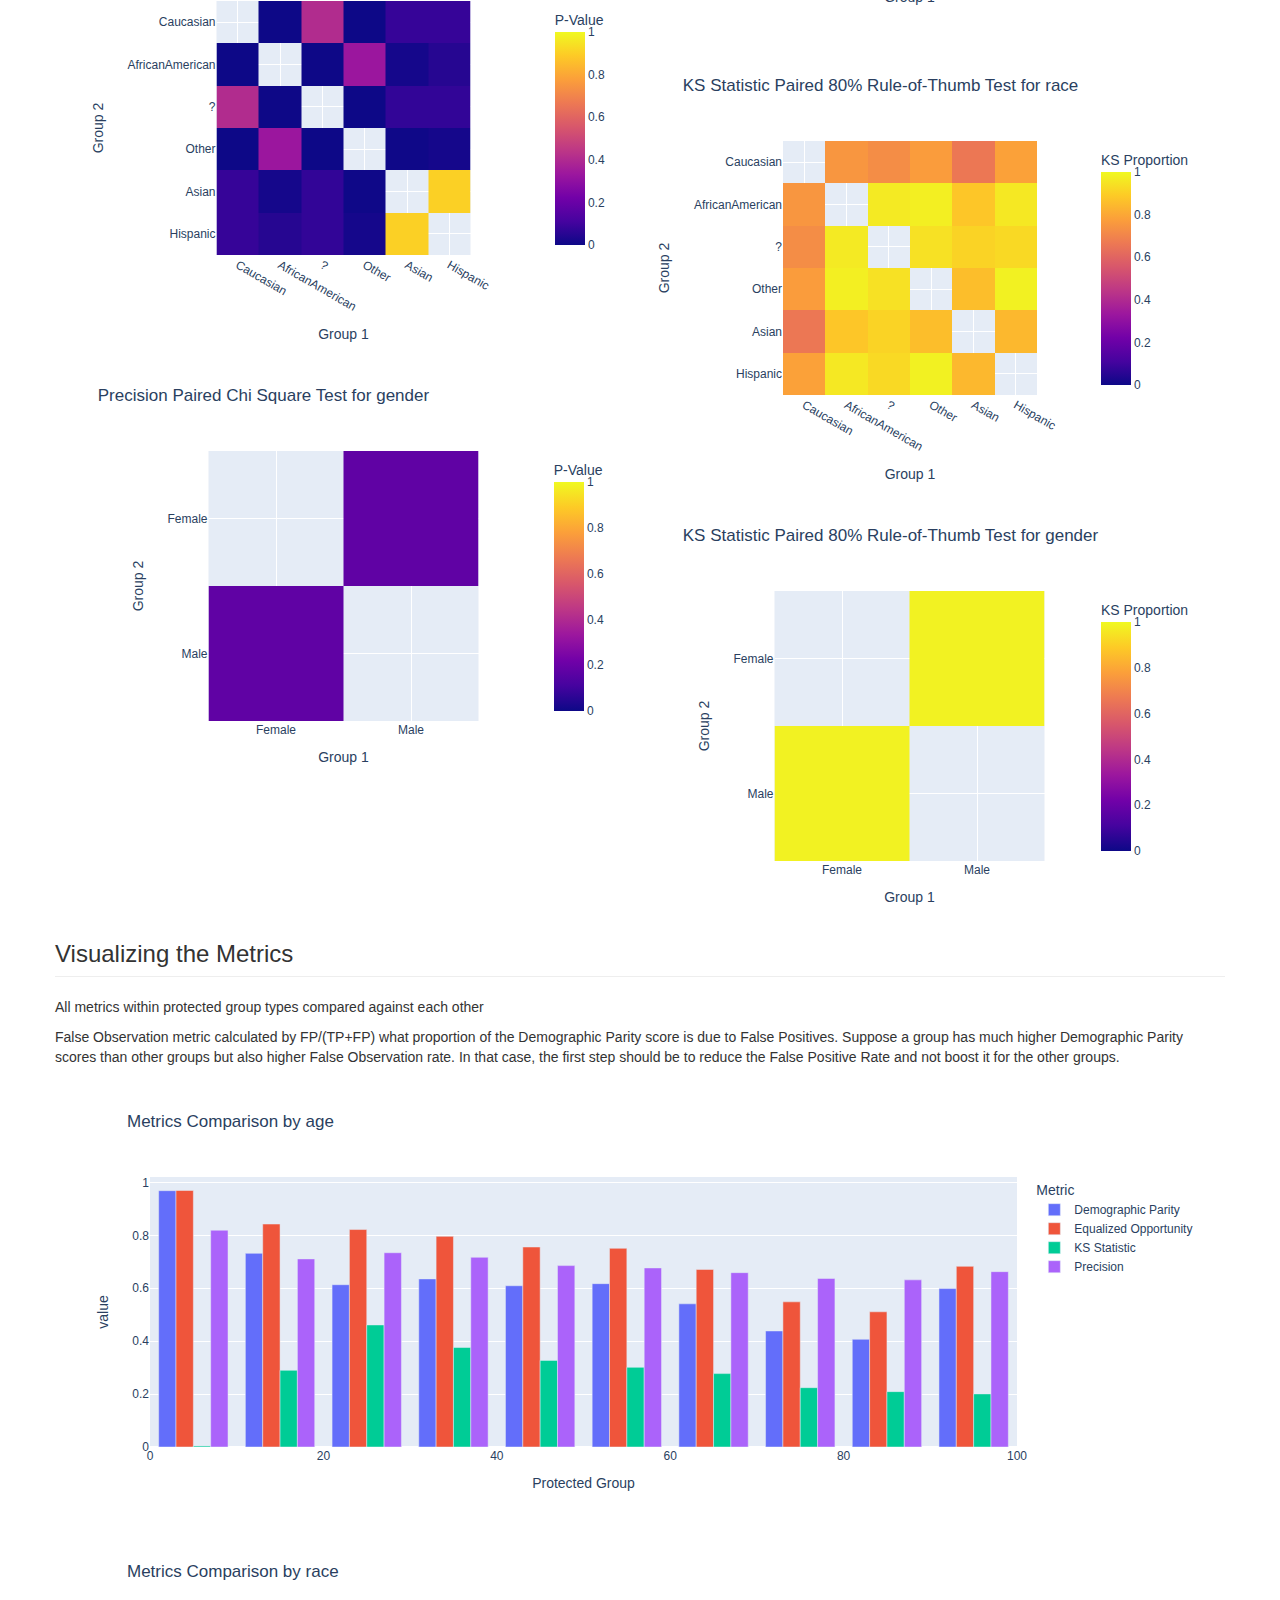
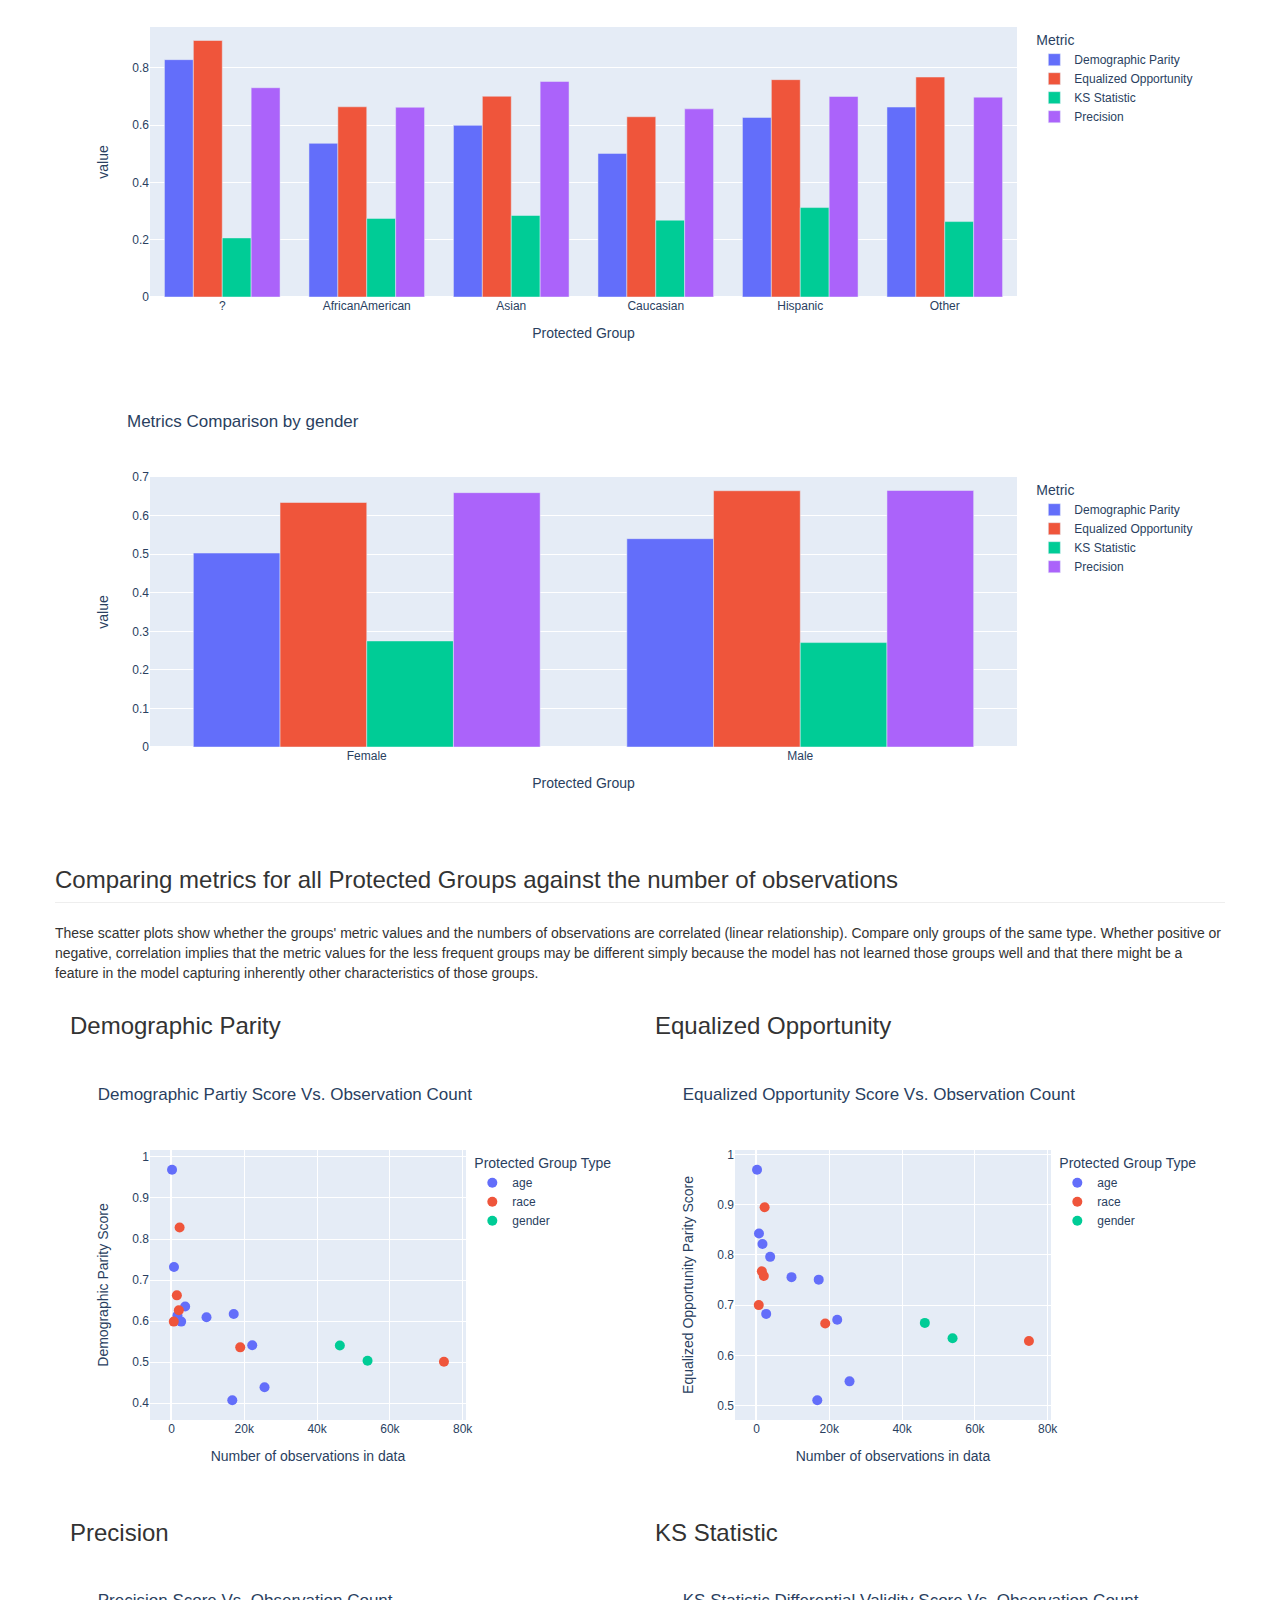
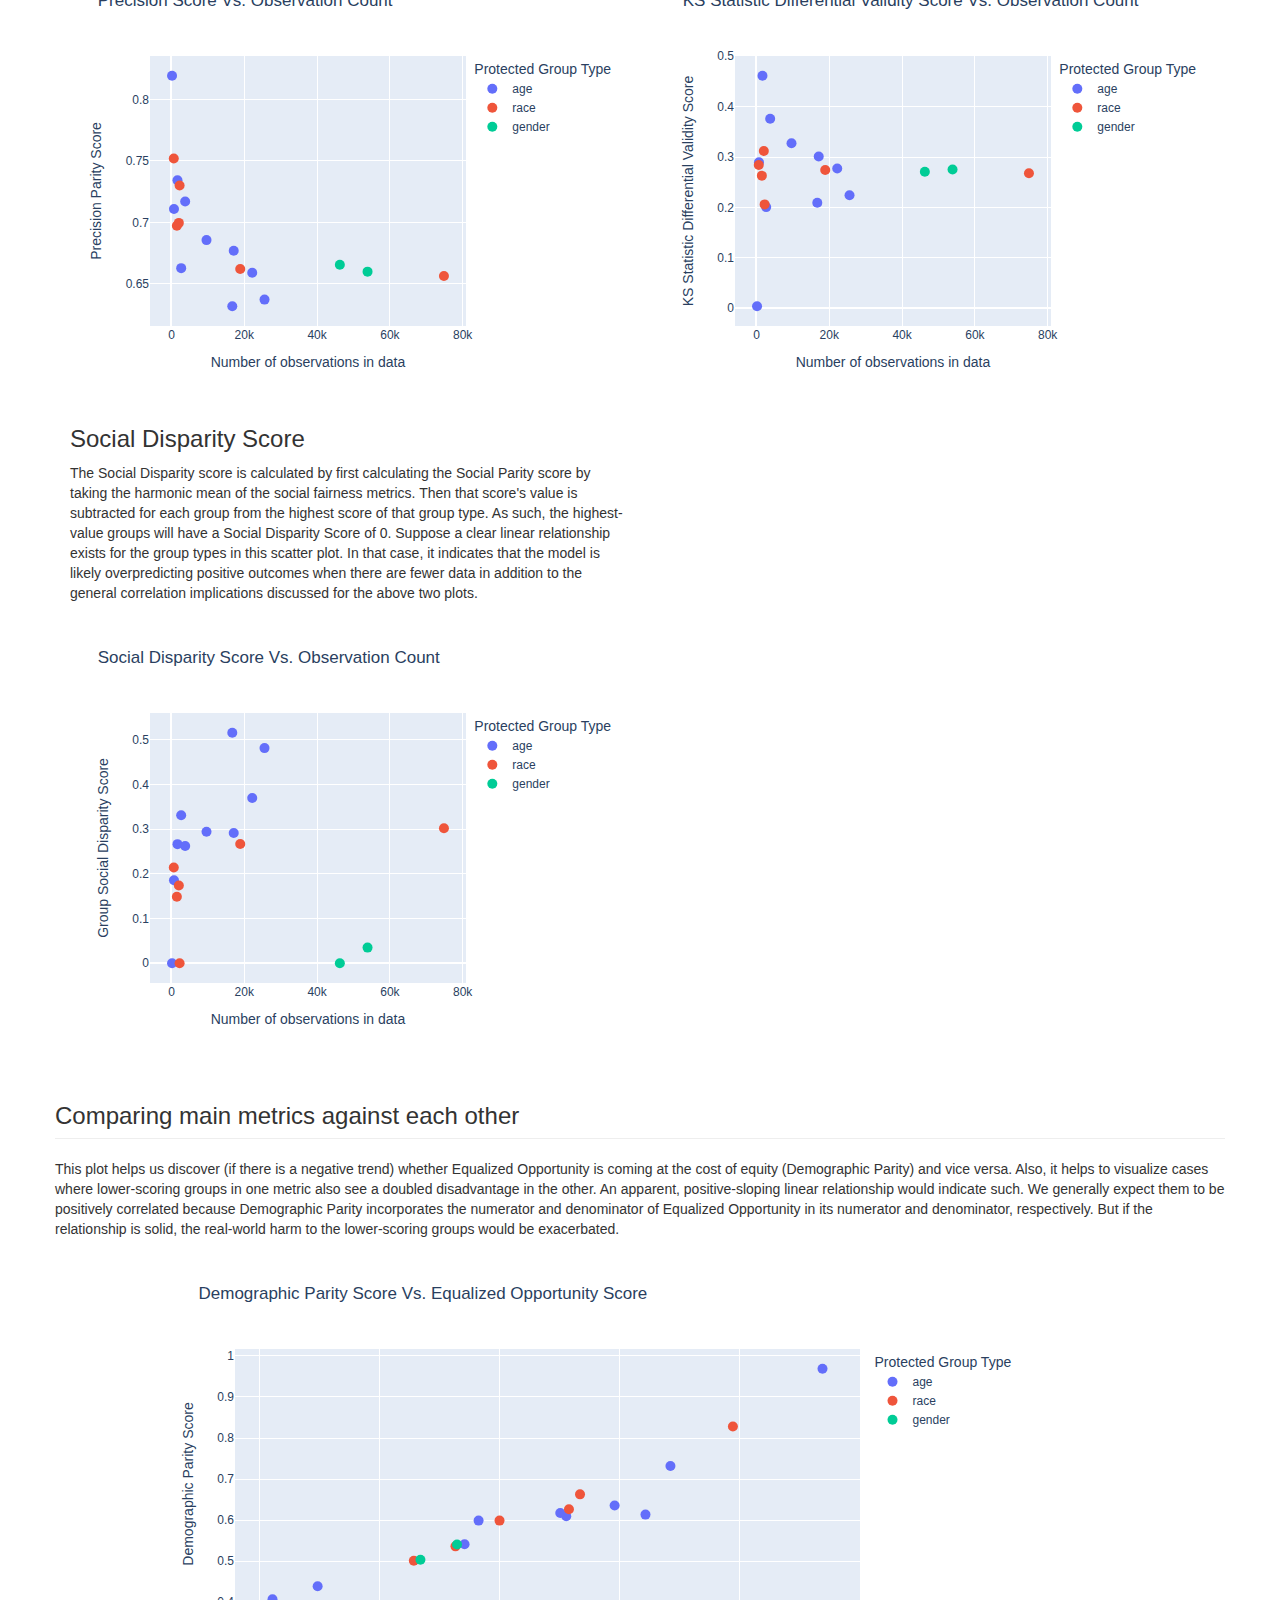
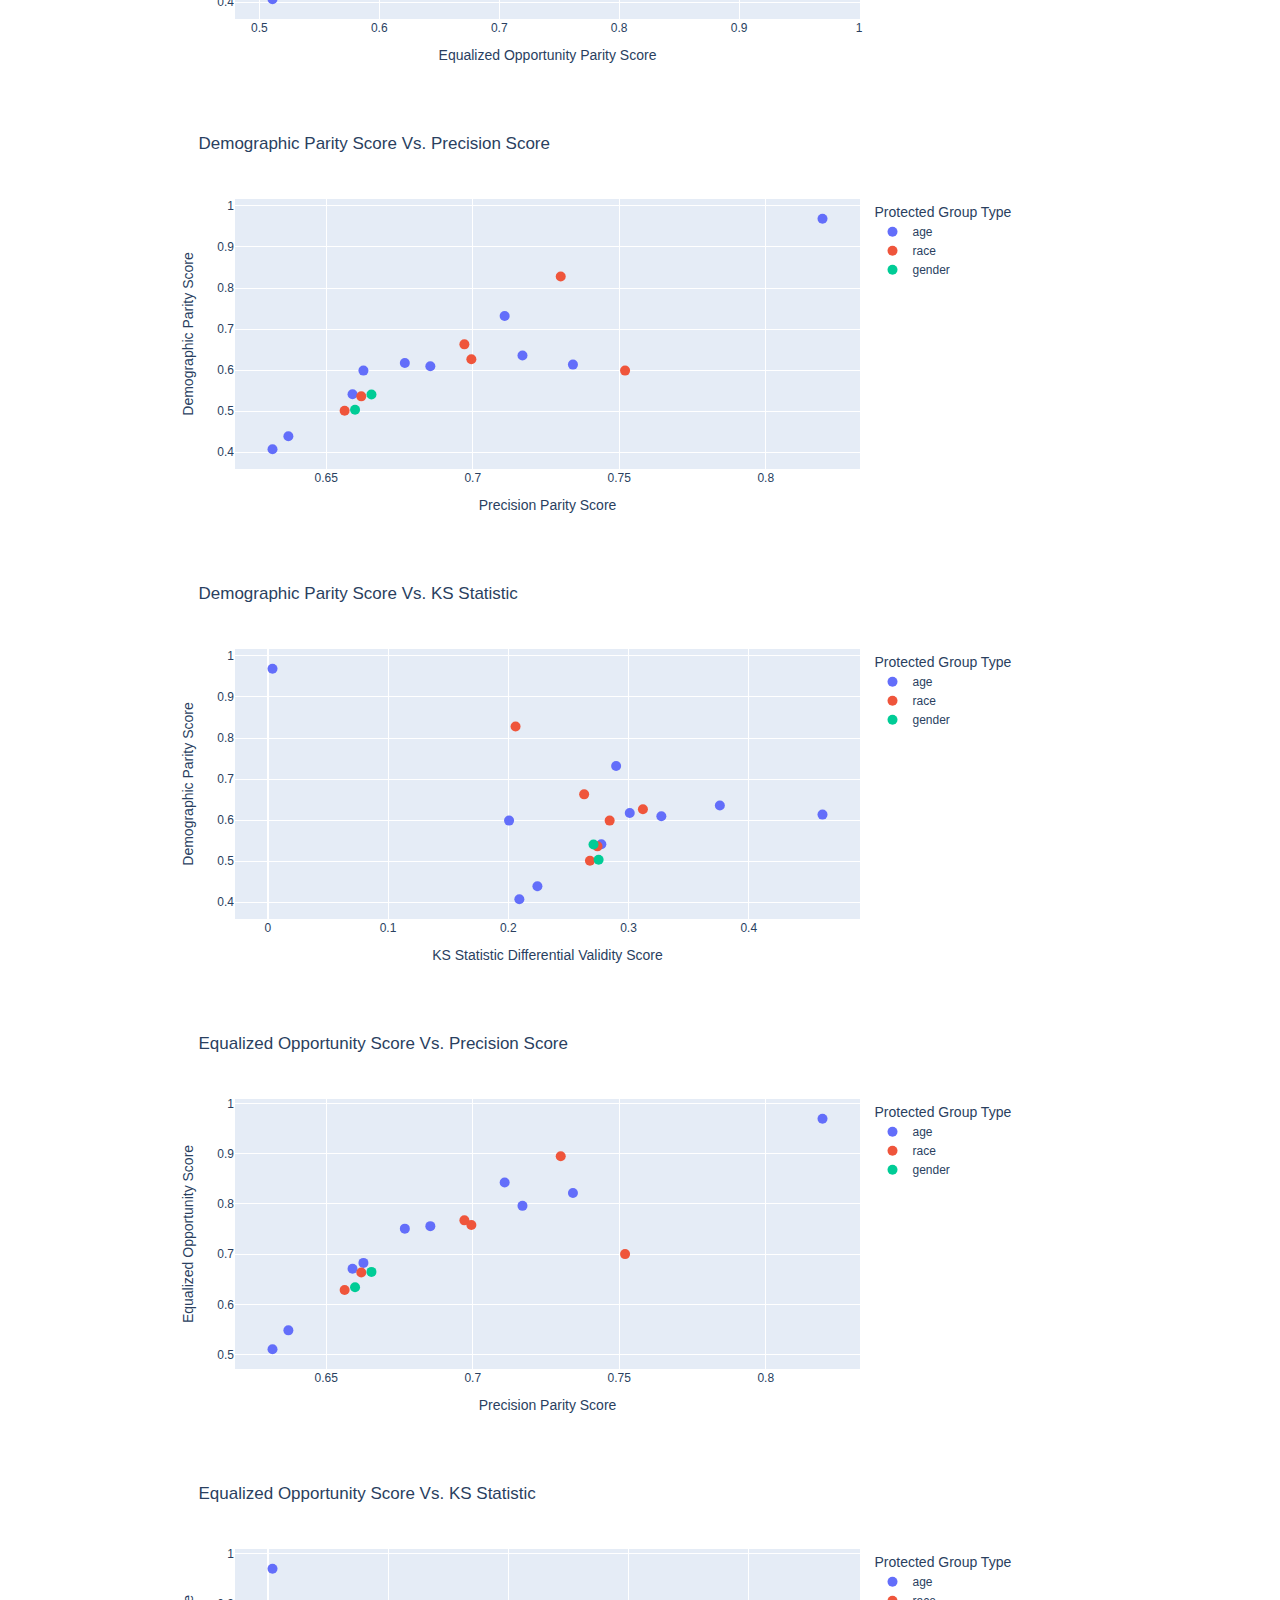
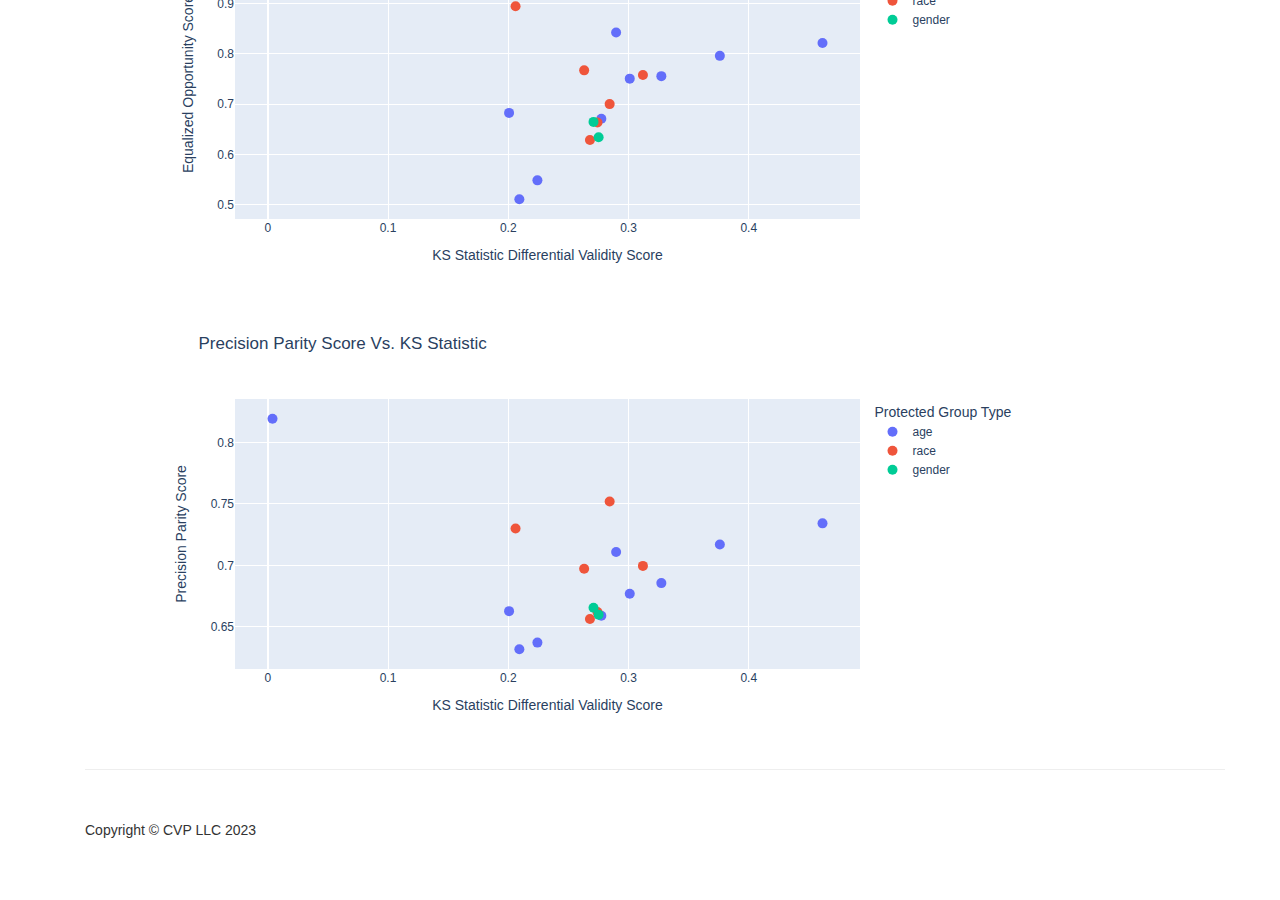
<file: cvp-bias-detection-healthcare/reports/measure_report.html>
<!DOCTYPE html>
<html lang="en">
   <head>
      <meta charset="utf-8">
      <meta name="viewport" content="width=device-width, initial-scale=1.0">
      <meta name="description" content="">
      <meta name="author" content="">
      <title>Team CVP</title>
      <!-- Bootstrap core CSS -->
      <link href="css/bootstrap.css" rel="stylesheet">
      <!-- Custom CSS for the '3 Col Portfolio' Template -->
      <link href="css/portfolio-item.css" rel="stylesheet">
   </head>
   <body>
      <nav class="navbar navbar-fixed-top navbar-inverse" role="navigation">
         <div class="container">
            <div class="navbar-header">
               <button type="button" class="navbar-toggle" data-toggle="collapse" data-target=".navbar-ex1-collapse">
               <span class="sr-only">Toggle navigation</span>
               <span class="icon-bar"></span>
               <span class="icon-bar"></span>
               <span class="icon-bar"></span>
               </button>
               <a class="navbar-brand" href="https://expeditionhacks.com/bias-detection-healthcare/" target="_blank">NCATS Bias Detection Challenge</a>
            </div>
            <!-- Collect the nav links, forms, and other content for toggling -->
            <div class="collapse navbar-collapse navbar-ex1-collapse">
               <ul class="nav navbar-nav">
                  <li><a href="#metrics">Define Metrics</a></li>
                  <li><a href="#identify-disparity">Identify Disparities</a></li>
                  <li><a href="#viz">Visualize</a></li>
                  <li><a href="#overall">Compare All</a></li>
               </ul>
            </div>
            <!-- /.navbar-collapse -->
         </div>
         <!-- /.container -->
      </nav>
      <div class="container">
      <div class="row">
         <div class="col-lg-12">
            <h1 class="page-header">Measuring Social Disparity in ML Models <small>by Team CVP</small></h1>
         </div>
      </div>
      <div class="row">
         <div class="col-md-6" id="metrics">
            <h3>Metrics</h3>
            <p>We use several different metrics to measure disparity. This includes:</p>
            <ul>
               <li>Demographic Parity</li>
               <li>Equalized Opportunity</li>
               <li>Precision</li>
               <li>KS (Kolmogorov Smirnov) Statistic</li>
            </ul>
            <h3>Chi-Squared Testing</h3>
            <p>Our model Chi-Squared Testing to Determine if Significant Disparity Exists</p>
            <p>If the value in the Reject column is True, there is some statistical difference in the metric rates of the Protected 
               Groups within the associated Protected Group Type. To prevent cases of only slightly different sets of rates 
               being rejected, a critical value of 0.01. Doing so reduces the probability that the differences are due to chance.
            </p>
         </div>
         <div class="col-md-6">
            <h3>Demographic Parity</h3>
            <p>A fairness metric that is satisfied if the results of a model's classification are not dependent on a given sensitive attribute</p>
            <p>
               <table border="1" class="dataframe table">
  <thead>
    <tr style="text-align: right;">
      <th>Protected Group Type</th>
      <th>Chi-Squared</th>
      <th>P-Value</th>
      <th>Fail</th>
    </tr>
  </thead>
  <tbody>
    <tr>
      <td>age</td>
      <td>3108.469509</td>
      <td>0.000000e+00</td>
      <td>True</td>
    </tr>
    <tr>
      <td>race</td>
      <td>1206.269952</td>
      <td>1.287874e-258</td>
      <td>True</td>
    </tr>
    <tr>
      <td>gender</td>
      <td>138.641968</td>
      <td>5.274654e-32</td>
      <td>True</td>
    </tr>
  </tbody>
</table>
            </p>
         </div>
         <div class="col-md-6">
            <h3>Equalized Opportunity</h3>
            <p>Do the same proportion of each population receive positive outcomes?</p>
            <p>
               <table border="1" class="dataframe table">
  <thead>
    <tr style="text-align: right;">
      <th>Protected Group Type</th>
      <th>Chi-Squared</th>
      <th>P-Value</th>
      <th>Fail</th>
    </tr>
  </thead>
  <tbody>
    <tr>
      <td>age</td>
      <td>2463.732327</td>
      <td>0.000000e+00</td>
      <td>True</td>
    </tr>
    <tr>
      <td>race</td>
      <td>600.633664</td>
      <td>1.475563e-127</td>
      <td>True</td>
    </tr>
    <tr>
      <td>gender</td>
      <td>54.180398</td>
      <td>1.829023e-13</td>
      <td>True</td>
    </tr>
  </tbody>
</table>
            </p>
         </div>
         <div class="col-md-6">
            <h3>Precision</h3>
            <p>The quality of a positive prediction made by the model. Precision refers to the number of true positives divided by the total number of positive predictions (i.e., the number of true positives plus the number of false positives).</p>
            <p>
               <table border="1" class="dataframe table">
  <thead>
    <tr style="text-align: right;">
      <th>Protected Group Type</th>
      <th>Chi-Squared</th>
      <th>P-Value</th>
      <th>Fail</th>
    </tr>
  </thead>
  <tbody>
    <tr>
      <td>age</td>
      <td>162.936334</td>
      <td>1.821652e-30</td>
      <td>True</td>
    </tr>
    <tr>
      <td>race</td>
      <td>70.889990</td>
      <td>6.689235e-14</td>
      <td>True</td>
    </tr>
    <tr>
      <td>gender</td>
      <td>1.823195</td>
      <td>1.769334e-01</td>
      <td>False</td>
    </tr>
  </tbody>
</table>
            </p>
         </div>
         <div class="col-md-6">
            <h3>KS Statistic</h3>
            <p>Since the KS statistic is a difference in proportions (TPR-FPR), a chi-squared test cannot be performed. Instead, the 
               80% rule-of-thumb is used to ensure that, for a Protected Group Type, the minimum KS statistic is no less than 
               80% of the maximum KS statistic. If the value in the Meaningful Disparity column is true, there is an issue in
               Differential Validity for that Protected Group Type.
            </p>
            <p>
               <table border="1" class="dataframe table">
  <thead>
    <tr style="text-align: right;">
      <th>Protected Group Type</th>
      <th>KS Proportion</th>
      <th>Meaningful Disparity</th>
    </tr>
  </thead>
  <tbody>
    <tr>
      <td>age</td>
      <td>0.008563</td>
      <td>True</td>
    </tr>
    <tr>
      <td>race</td>
      <td>0.660523</td>
      <td>True</td>
    </tr>
    <tr>
      <td>gender</td>
      <td>0.984553</td>
      <td>False</td>
    </tr>
  </tbody>
</table>
            </p>
         </div>
      </div>
      <div class="row" id="identify-disparity">
      <div class="col-lg-12" >
         <h3 class="page-header">Identify where the disparity lies</h3>
         <p>We use Paired Group Chi-Squared Testing to determine where the disparity lies. Tests to see which combinations of protected groups are significantly different for the specific metric.</p>
         <p>These heat maps show which combinations are statistically different. The higher the p-value, the lower the chance that
            the groups differ. The lower the p-value, the higher the chance. If the p-value is less than the critical
            value of 0.01, the corresponding square will be darker blue and be considered statistically different.
         </p>
      </div>
      <div class="col-md-6">
         <h3>Demographic Parity</h3>
         <div>                        <script type="text/javascript">window.PlotlyConfig = {MathJaxConfig: 'local'};</script>
        <script src="https://cdn.plot.ly/plotly-2.16.1.min.js"></script>                <div id="0d9128b6-010a-424d-95af-3fe9cd14865b" class="plotly-graph-div" style="height:100%; width:100%;"></div>            <script type="text/javascript">                                    window.PLOTLYENV=window.PLOTLYENV || {};                                    if (document.getElementById("0d9128b6-010a-424d-95af-3fe9cd14865b")) {                    Plotly.newPlot(                        "0d9128b6-010a-424d-95af-3fe9cd14865b",                        [{"coloraxis":"coloraxis","name":"0","x":["5","15","25","35","45","55","65","75","85","95"],"y":["5","15","25","35","45","55","65","75","85","95"],"z":[[false,5.748759824341463e-08,1.2997714198144154e-06,2.4791750363254085e-10,1.5328206909725893e-10,1.7200854734007985e-09,7.66446730252255e-23,2.9338203179352246e-52,9.894990089580116e-64,1.8699839193767127e-10],[5.748759824341463e-08,false,0.13855112215206006,0.7677296534624094,5.391892883331663e-19,0.7652907904627458,1.817183683149224e-08,4.653591510952944e-43,3.487367849522197e-58,0.35597627012984434],[1.2997714198144154e-06,0.13855112215206006,false,0.006944918235469454,8.600238257948424e-18,0.04696948855097982,1.218431530875014e-26,2.7833689526405253e-112,6.900623971652028e-142,0.0036017986794531554],[2.4791750363254085e-10,0.7677296534624094,0.006944918235469454,false,3.856917459838041e-20,0.22503571228690766,3.381059624338922e-29,8.384920717055724e-179,7.144576768480579e-219,0.33585843319067676],[1.5328206909725893e-10,5.391892883331663e-19,8.600238257948424e-18,3.856917459838041e-20,false,1.4397363546886487e-19,6.3658561881142405e-27,6.957645689367667e-41,2.584072814533298e-46,1.5633322082131715e-20],[1.7200854734007985e-09,0.7652907904627458,0.04696948855097982,0.22503571228690766,1.4397363546886487e-19,false,2.113697674354767e-51,1.3610693456900106e-285,0.0,0.07599865275862253],[7.66446730252255e-23,1.817183683149224e-08,1.218431530875014e-26,3.381059624338922e-29,6.3658561881142405e-27,2.113697674354767e-51,false,6.777978489636483e-110,3.6166449111875475e-150,2.156745301045032e-08],[2.9338203179352246e-52,4.653591510952944e-43,2.7833689526405253e-112,8.384920717055724e-179,6.957645689367667e-41,1.3610693456900106e-285,6.777978489636483e-110,false,2.256245935736335e-10,9.517295700844345e-56],[9.894990089580116e-64,3.487367849522197e-58,6.900623971652028e-142,7.144576768480579e-219,2.584072814533298e-46,0.0,3.6166449111875475e-150,2.256245935736335e-10,false,3.68518947504072e-76],[1.8699839193767127e-10,0.35597627012984434,0.0036017986794531554,0.33585843319067676,1.5633322082131715e-20,0.07599865275862253,2.156745301045032e-08,9.517295700844345e-56,3.68518947504072e-76,false]],"type":"heatmap","xaxis":"x","yaxis":"y","hovertemplate":"Group 1: %{x}<br>Group 2: %{y}<br>P-Value: %{z}<extra></extra>"}],                        {"template":{"data":{"histogram2dcontour":[{"type":"histogram2dcontour","colorbar":{"outlinewidth":0,"ticks":""},"colorscale":[[0.0,"#0d0887"],[0.1111111111111111,"#46039f"],[0.2222222222222222,"#7201a8"],[0.3333333333333333,"#9c179e"],[0.4444444444444444,"#bd3786"],[0.5555555555555556,"#d8576b"],[0.6666666666666666,"#ed7953"],[0.7777777777777778,"#fb9f3a"],[0.8888888888888888,"#fdca26"],[1.0,"#f0f921"]]}],"choropleth":[{"type":"choropleth","colorbar":{"outlinewidth":0,"ticks":""}}],"histogram2d":[{"type":"histogram2d","colorbar":{"outlinewidth":0,"ticks":""},"colorscale":[[0.0,"#0d0887"],[0.1111111111111111,"#46039f"],[0.2222222222222222,"#7201a8"],[0.3333333333333333,"#9c179e"],[0.4444444444444444,"#bd3786"],[0.5555555555555556,"#d8576b"],[0.6666666666666666,"#ed7953"],[0.7777777777777778,"#fb9f3a"],[0.8888888888888888,"#fdca26"],[1.0,"#f0f921"]]}],"heatmap":[{"type":"heatmap","colorbar":{"outlinewidth":0,"ticks":""},"colorscale":[[0.0,"#0d0887"],[0.1111111111111111,"#46039f"],[0.2222222222222222,"#7201a8"],[0.3333333333333333,"#9c179e"],[0.4444444444444444,"#bd3786"],[0.5555555555555556,"#d8576b"],[0.6666666666666666,"#ed7953"],[0.7777777777777778,"#fb9f3a"],[0.8888888888888888,"#fdca26"],[1.0,"#f0f921"]]}],"heatmapgl":[{"type":"heatmapgl","colorbar":{"outlinewidth":0,"ticks":""},"colorscale":[[0.0,"#0d0887"],[0.1111111111111111,"#46039f"],[0.2222222222222222,"#7201a8"],[0.3333333333333333,"#9c179e"],[0.4444444444444444,"#bd3786"],[0.5555555555555556,"#d8576b"],[0.6666666666666666,"#ed7953"],[0.7777777777777778,"#fb9f3a"],[0.8888888888888888,"#fdca26"],[1.0,"#f0f921"]]}],"contourcarpet":[{"type":"contourcarpet","colorbar":{"outlinewidth":0,"ticks":""}}],"contour":[{"type":"contour","colorbar":{"outlinewidth":0,"ticks":""},"colorscale":[[0.0,"#0d0887"],[0.1111111111111111,"#46039f"],[0.2222222222222222,"#7201a8"],[0.3333333333333333,"#9c179e"],[0.4444444444444444,"#bd3786"],[0.5555555555555556,"#d8576b"],[0.6666666666666666,"#ed7953"],[0.7777777777777778,"#fb9f3a"],[0.8888888888888888,"#fdca26"],[1.0,"#f0f921"]]}],"surface":[{"type":"surface","colorbar":{"outlinewidth":0,"ticks":""},"colorscale":[[0.0,"#0d0887"],[0.1111111111111111,"#46039f"],[0.2222222222222222,"#7201a8"],[0.3333333333333333,"#9c179e"],[0.4444444444444444,"#bd3786"],[0.5555555555555556,"#d8576b"],[0.6666666666666666,"#ed7953"],[0.7777777777777778,"#fb9f3a"],[0.8888888888888888,"#fdca26"],[1.0,"#f0f921"]]}],"mesh3d":[{"type":"mesh3d","colorbar":{"outlinewidth":0,"ticks":""}}],"scatter":[{"fillpattern":{"fillmode":"overlay","size":10,"solidity":0.2},"type":"scatter"}],"parcoords":[{"type":"parcoords","line":{"colorbar":{"outlinewidth":0,"ticks":""}}}],"scatterpolargl":[{"type":"scatterpolargl","marker":{"colorbar":{"outlinewidth":0,"ticks":""}}}],"bar":[{"error_x":{"color":"#2a3f5f"},"error_y":{"color":"#2a3f5f"},"marker":{"line":{"color":"#E5ECF6","width":0.5},"pattern":{"fillmode":"overlay","size":10,"solidity":0.2}},"type":"bar"}],"scattergeo":[{"type":"scattergeo","marker":{"colorbar":{"outlinewidth":0,"ticks":""}}}],"scatterpolar":[{"type":"scatterpolar","marker":{"colorbar":{"outlinewidth":0,"ticks":""}}}],"histogram":[{"marker":{"pattern":{"fillmode":"overlay","size":10,"solidity":0.2}},"type":"histogram"}],"scattergl":[{"type":"scattergl","marker":{"colorbar":{"outlinewidth":0,"ticks":""}}}],"scatter3d":[{"type":"scatter3d","line":{"colorbar":{"outlinewidth":0,"ticks":""}},"marker":{"colorbar":{"outlinewidth":0,"ticks":""}}}],"scattermapbox":[{"type":"scattermapbox","marker":{"colorbar":{"outlinewidth":0,"ticks":""}}}],"scatterternary":[{"type":"scatterternary","marker":{"colorbar":{"outlinewidth":0,"ticks":""}}}],"scattercarpet":[{"type":"scattercarpet","marker":{"colorbar":{"outlinewidth":0,"ticks":""}}}],"carpet":[{"aaxis":{"endlinecolor":"#2a3f5f","gridcolor":"white","linecolor":"white","minorgridcolor":"white","startlinecolor":"#2a3f5f"},"baxis":{"endlinecolor":"#2a3f5f","gridcolor":"white","linecolor":"white","minorgridcolor":"white","startlinecolor":"#2a3f5f"},"type":"carpet"}],"table":[{"cells":{"fill":{"color":"#EBF0F8"},"line":{"color":"white"}},"header":{"fill":{"color":"#C8D4E3"},"line":{"color":"white"}},"type":"table"}],"barpolar":[{"marker":{"line":{"color":"#E5ECF6","width":0.5},"pattern":{"fillmode":"overlay","size":10,"solidity":0.2}},"type":"barpolar"}],"pie":[{"automargin":true,"type":"pie"}]},"layout":{"autotypenumbers":"strict","colorway":["#636efa","#EF553B","#00cc96","#ab63fa","#FFA15A","#19d3f3","#FF6692","#B6E880","#FF97FF","#FECB52"],"font":{"color":"#2a3f5f"},"hovermode":"closest","hoverlabel":{"align":"left"},"paper_bgcolor":"white","plot_bgcolor":"#E5ECF6","polar":{"bgcolor":"#E5ECF6","angularaxis":{"gridcolor":"white","linecolor":"white","ticks":""},"radialaxis":{"gridcolor":"white","linecolor":"white","ticks":""}},"ternary":{"bgcolor":"#E5ECF6","aaxis":{"gridcolor":"white","linecolor":"white","ticks":""},"baxis":{"gridcolor":"white","linecolor":"white","ticks":""},"caxis":{"gridcolor":"white","linecolor":"white","ticks":""}},"coloraxis":{"colorbar":{"outlinewidth":0,"ticks":""}},"colorscale":{"sequential":[[0.0,"#0d0887"],[0.1111111111111111,"#46039f"],[0.2222222222222222,"#7201a8"],[0.3333333333333333,"#9c179e"],[0.4444444444444444,"#bd3786"],[0.5555555555555556,"#d8576b"],[0.6666666666666666,"#ed7953"],[0.7777777777777778,"#fb9f3a"],[0.8888888888888888,"#fdca26"],[1.0,"#f0f921"]],"sequentialminus":[[0.0,"#0d0887"],[0.1111111111111111,"#46039f"],[0.2222222222222222,"#7201a8"],[0.3333333333333333,"#9c179e"],[0.4444444444444444,"#bd3786"],[0.5555555555555556,"#d8576b"],[0.6666666666666666,"#ed7953"],[0.7777777777777778,"#fb9f3a"],[0.8888888888888888,"#fdca26"],[1.0,"#f0f921"]],"diverging":[[0,"#8e0152"],[0.1,"#c51b7d"],[0.2,"#de77ae"],[0.3,"#f1b6da"],[0.4,"#fde0ef"],[0.5,"#f7f7f7"],[0.6,"#e6f5d0"],[0.7,"#b8e186"],[0.8,"#7fbc41"],[0.9,"#4d9221"],[1,"#276419"]]},"xaxis":{"gridcolor":"white","linecolor":"white","ticks":"","title":{"standoff":15},"zerolinecolor":"white","automargin":true,"zerolinewidth":2},"yaxis":{"gridcolor":"white","linecolor":"white","ticks":"","title":{"standoff":15},"zerolinecolor":"white","automargin":true,"zerolinewidth":2},"scene":{"xaxis":{"backgroundcolor":"#E5ECF6","gridcolor":"white","linecolor":"white","showbackground":true,"ticks":"","zerolinecolor":"white","gridwidth":2},"yaxis":{"backgroundcolor":"#E5ECF6","gridcolor":"white","linecolor":"white","showbackground":true,"ticks":"","zerolinecolor":"white","gridwidth":2},"zaxis":{"backgroundcolor":"#E5ECF6","gridcolor":"white","linecolor":"white","showbackground":true,"ticks":"","zerolinecolor":"white","gridwidth":2}},"shapedefaults":{"line":{"color":"#2a3f5f"}},"annotationdefaults":{"arrowcolor":"#2a3f5f","arrowhead":0,"arrowwidth":1},"geo":{"bgcolor":"white","landcolor":"#E5ECF6","subunitcolor":"white","showland":true,"showlakes":true,"lakecolor":"white"},"title":{"x":0.05},"mapbox":{"style":"light"}}},"xaxis":{"anchor":"y","domain":[0.0,1.0],"scaleanchor":"y","constrain":"domain","title":{"text":"Group 1"}},"yaxis":{"anchor":"x","domain":[0.0,1.0],"autorange":"reversed","constrain":"domain","title":{"text":"Group 2"}},"coloraxis":{"colorbar":{"title":{"text":"P-Value"}},"colorscale":[[0.0,"#0d0887"],[0.1111111111111111,"#46039f"],[0.2222222222222222,"#7201a8"],[0.3333333333333333,"#9c179e"],[0.4444444444444444,"#bd3786"],[0.5555555555555556,"#d8576b"],[0.6666666666666666,"#ed7953"],[0.7777777777777778,"#fb9f3a"],[0.8888888888888888,"#fdca26"],[1.0,"#f0f921"]],"cmin":0,"cmax":1},"title":{"text":"Demographic Parity Paired Chi Square Test for age"}},                        {"responsive": true}                    )                };                            </script>        </div><div>                        <script type="text/javascript">window.PlotlyConfig = {MathJaxConfig: 'local'};</script>
        <script src="https://cdn.plot.ly/plotly-2.16.1.min.js"></script>                <div id="ae875d22-117c-4c76-8f7b-6899799c34fa" class="plotly-graph-div" style="height:100%; width:100%;"></div>            <script type="text/javascript">                                    window.PLOTLYENV=window.PLOTLYENV || {};                                    if (document.getElementById("ae875d22-117c-4c76-8f7b-6899799c34fa")) {                    Plotly.newPlot(                        "ae875d22-117c-4c76-8f7b-6899799c34fa",                        [{"coloraxis":"coloraxis","name":"0","x":["Caucasian","AfricanAmerican","?","Other","Asian","Hispanic"],"y":["Caucasian","AfricanAmerican","?","Other","Asian","Hispanic"],"z":[[false,3.86431405829846e-152,6.0479212200142015e-34,7.093007432901816e-203,4.8844807449674866e-49,1.1151931172922672e-30],[3.86431405829846e-152,false,0.002285629943827405,1.3929108364609757e-17,1.1506606829387271e-14,7.038055622355726e-21],[6.0479212200142015e-34,0.002285629943827405,false,1.311773657715615e-06,0.20942355435414062,0.005712442914172148],[7.093007432901816e-203,1.3929108364609757e-17,1.311773657715615e-06,false,1.6270424652279323e-28,2.111593181390417e-34],[4.8844807449674866e-49,1.1506606829387271e-14,0.20942355435414062,1.6270424652279323e-28,false,0.0293249011745652],[1.1151931172922672e-30,7.038055622355726e-21,0.005712442914172148,2.111593181390417e-34,0.0293249011745652,false]],"type":"heatmap","xaxis":"x","yaxis":"y","hovertemplate":"Group 1: %{x}<br>Group 2: %{y}<br>P-Value: %{z}<extra></extra>"}],                        {"template":{"data":{"histogram2dcontour":[{"type":"histogram2dcontour","colorbar":{"outlinewidth":0,"ticks":""},"colorscale":[[0.0,"#0d0887"],[0.1111111111111111,"#46039f"],[0.2222222222222222,"#7201a8"],[0.3333333333333333,"#9c179e"],[0.4444444444444444,"#bd3786"],[0.5555555555555556,"#d8576b"],[0.6666666666666666,"#ed7953"],[0.7777777777777778,"#fb9f3a"],[0.8888888888888888,"#fdca26"],[1.0,"#f0f921"]]}],"choropleth":[{"type":"choropleth","colorbar":{"outlinewidth":0,"ticks":""}}],"histogram2d":[{"type":"histogram2d","colorbar":{"outlinewidth":0,"ticks":""},"colorscale":[[0.0,"#0d0887"],[0.1111111111111111,"#46039f"],[0.2222222222222222,"#7201a8"],[0.3333333333333333,"#9c179e"],[0.4444444444444444,"#bd3786"],[0.5555555555555556,"#d8576b"],[0.6666666666666666,"#ed7953"],[0.7777777777777778,"#fb9f3a"],[0.8888888888888888,"#fdca26"],[1.0,"#f0f921"]]}],"heatmap":[{"type":"heatmap","colorbar":{"outlinewidth":0,"ticks":""},"colorscale":[[0.0,"#0d0887"],[0.1111111111111111,"#46039f"],[0.2222222222222222,"#7201a8"],[0.3333333333333333,"#9c179e"],[0.4444444444444444,"#bd3786"],[0.5555555555555556,"#d8576b"],[0.6666666666666666,"#ed7953"],[0.7777777777777778,"#fb9f3a"],[0.8888888888888888,"#fdca26"],[1.0,"#f0f921"]]}],"heatmapgl":[{"type":"heatmapgl","colorbar":{"outlinewidth":0,"ticks":""},"colorscale":[[0.0,"#0d0887"],[0.1111111111111111,"#46039f"],[0.2222222222222222,"#7201a8"],[0.3333333333333333,"#9c179e"],[0.4444444444444444,"#bd3786"],[0.5555555555555556,"#d8576b"],[0.6666666666666666,"#ed7953"],[0.7777777777777778,"#fb9f3a"],[0.8888888888888888,"#fdca26"],[1.0,"#f0f921"]]}],"contourcarpet":[{"type":"contourcarpet","colorbar":{"outlinewidth":0,"ticks":""}}],"contour":[{"type":"contour","colorbar":{"outlinewidth":0,"ticks":""},"colorscale":[[0.0,"#0d0887"],[0.1111111111111111,"#46039f"],[0.2222222222222222,"#7201a8"],[0.3333333333333333,"#9c179e"],[0.4444444444444444,"#bd3786"],[0.5555555555555556,"#d8576b"],[0.6666666666666666,"#ed7953"],[0.7777777777777778,"#fb9f3a"],[0.8888888888888888,"#fdca26"],[1.0,"#f0f921"]]}],"surface":[{"type":"surface","colorbar":{"outlinewidth":0,"ticks":""},"colorscale":[[0.0,"#0d0887"],[0.1111111111111111,"#46039f"],[0.2222222222222222,"#7201a8"],[0.3333333333333333,"#9c179e"],[0.4444444444444444,"#bd3786"],[0.5555555555555556,"#d8576b"],[0.6666666666666666,"#ed7953"],[0.7777777777777778,"#fb9f3a"],[0.8888888888888888,"#fdca26"],[1.0,"#f0f921"]]}],"mesh3d":[{"type":"mesh3d","colorbar":{"outlinewidth":0,"ticks":""}}],"scatter":[{"fillpattern":{"fillmode":"overlay","size":10,"solidity":0.2},"type":"scatter"}],"parcoords":[{"type":"parcoords","line":{"colorbar":{"outlinewidth":0,"ticks":""}}}],"scatterpolargl":[{"type":"scatterpolargl","marker":{"colorbar":{"outlinewidth":0,"ticks":""}}}],"bar":[{"error_x":{"color":"#2a3f5f"},"error_y":{"color":"#2a3f5f"},"marker":{"line":{"color":"#E5ECF6","width":0.5},"pattern":{"fillmode":"overlay","size":10,"solidity":0.2}},"type":"bar"}],"scattergeo":[{"type":"scattergeo","marker":{"colorbar":{"outlinewidth":0,"ticks":""}}}],"scatterpolar":[{"type":"scatterpolar","marker":{"colorbar":{"outlinewidth":0,"ticks":""}}}],"histogram":[{"marker":{"pattern":{"fillmode":"overlay","size":10,"solidity":0.2}},"type":"histogram"}],"scattergl":[{"type":"scattergl","marker":{"colorbar":{"outlinewidth":0,"ticks":""}}}],"scatter3d":[{"type":"scatter3d","line":{"colorbar":{"outlinewidth":0,"ticks":""}},"marker":{"colorbar":{"outlinewidth":0,"ticks":""}}}],"scattermapbox":[{"type":"scattermapbox","marker":{"colorbar":{"outlinewidth":0,"ticks":""}}}],"scatterternary":[{"type":"scatterternary","marker":{"colorbar":{"outlinewidth":0,"ticks":""}}}],"scattercarpet":[{"type":"scattercarpet","marker":{"colorbar":{"outlinewidth":0,"ticks":""}}}],"carpet":[{"aaxis":{"endlinecolor":"#2a3f5f","gridcolor":"white","linecolor":"white","minorgridcolor":"white","startlinecolor":"#2a3f5f"},"baxis":{"endlinecolor":"#2a3f5f","gridcolor":"white","linecolor":"white","minorgridcolor":"white","startlinecolor":"#2a3f5f"},"type":"carpet"}],"table":[{"cells":{"fill":{"color":"#EBF0F8"},"line":{"color":"white"}},"header":{"fill":{"color":"#C8D4E3"},"line":{"color":"white"}},"type":"table"}],"barpolar":[{"marker":{"line":{"color":"#E5ECF6","width":0.5},"pattern":{"fillmode":"overlay","size":10,"solidity":0.2}},"type":"barpolar"}],"pie":[{"automargin":true,"type":"pie"}]},"layout":{"autotypenumbers":"strict","colorway":["#636efa","#EF553B","#00cc96","#ab63fa","#FFA15A","#19d3f3","#FF6692","#B6E880","#FF97FF","#FECB52"],"font":{"color":"#2a3f5f"},"hovermode":"closest","hoverlabel":{"align":"left"},"paper_bgcolor":"white","plot_bgcolor":"#E5ECF6","polar":{"bgcolor":"#E5ECF6","angularaxis":{"gridcolor":"white","linecolor":"white","ticks":""},"radialaxis":{"gridcolor":"white","linecolor":"white","ticks":""}},"ternary":{"bgcolor":"#E5ECF6","aaxis":{"gridcolor":"white","linecolor":"white","ticks":""},"baxis":{"gridcolor":"white","linecolor":"white","ticks":""},"caxis":{"gridcolor":"white","linecolor":"white","ticks":""}},"coloraxis":{"colorbar":{"outlinewidth":0,"ticks":""}},"colorscale":{"sequential":[[0.0,"#0d0887"],[0.1111111111111111,"#46039f"],[0.2222222222222222,"#7201a8"],[0.3333333333333333,"#9c179e"],[0.4444444444444444,"#bd3786"],[0.5555555555555556,"#d8576b"],[0.6666666666666666,"#ed7953"],[0.7777777777777778,"#fb9f3a"],[0.8888888888888888,"#fdca26"],[1.0,"#f0f921"]],"sequentialminus":[[0.0,"#0d0887"],[0.1111111111111111,"#46039f"],[0.2222222222222222,"#7201a8"],[0.3333333333333333,"#9c179e"],[0.4444444444444444,"#bd3786"],[0.5555555555555556,"#d8576b"],[0.6666666666666666,"#ed7953"],[0.7777777777777778,"#fb9f3a"],[0.8888888888888888,"#fdca26"],[1.0,"#f0f921"]],"diverging":[[0,"#8e0152"],[0.1,"#c51b7d"],[0.2,"#de77ae"],[0.3,"#f1b6da"],[0.4,"#fde0ef"],[0.5,"#f7f7f7"],[0.6,"#e6f5d0"],[0.7,"#b8e186"],[0.8,"#7fbc41"],[0.9,"#4d9221"],[1,"#276419"]]},"xaxis":{"gridcolor":"white","linecolor":"white","ticks":"","title":{"standoff":15},"zerolinecolor":"white","automargin":true,"zerolinewidth":2},"yaxis":{"gridcolor":"white","linecolor":"white","ticks":"","title":{"standoff":15},"zerolinecolor":"white","automargin":true,"zerolinewidth":2},"scene":{"xaxis":{"backgroundcolor":"#E5ECF6","gridcolor":"white","linecolor":"white","showbackground":true,"ticks":"","zerolinecolor":"white","gridwidth":2},"yaxis":{"backgroundcolor":"#E5ECF6","gridcolor":"white","linecolor":"white","showbackground":true,"ticks":"","zerolinecolor":"white","gridwidth":2},"zaxis":{"backgroundcolor":"#E5ECF6","gridcolor":"white","linecolor":"white","showbackground":true,"ticks":"","zerolinecolor":"white","gridwidth":2}},"shapedefaults":{"line":{"color":"#2a3f5f"}},"annotationdefaults":{"arrowcolor":"#2a3f5f","arrowhead":0,"arrowwidth":1},"geo":{"bgcolor":"white","landcolor":"#E5ECF6","subunitcolor":"white","showland":true,"showlakes":true,"lakecolor":"white"},"title":{"x":0.05},"mapbox":{"style":"light"}}},"xaxis":{"anchor":"y","domain":[0.0,1.0],"scaleanchor":"y","constrain":"domain","title":{"text":"Group 1"}},"yaxis":{"anchor":"x","domain":[0.0,1.0],"autorange":"reversed","constrain":"domain","title":{"text":"Group 2"}},"coloraxis":{"colorbar":{"title":{"text":"P-Value"}},"colorscale":[[0.0,"#0d0887"],[0.1111111111111111,"#46039f"],[0.2222222222222222,"#7201a8"],[0.3333333333333333,"#9c179e"],[0.4444444444444444,"#bd3786"],[0.5555555555555556,"#d8576b"],[0.6666666666666666,"#ed7953"],[0.7777777777777778,"#fb9f3a"],[0.8888888888888888,"#fdca26"],[1.0,"#f0f921"]],"cmin":0,"cmax":1},"title":{"text":"Demographic Parity Paired Chi Square Test for race"}},                        {"responsive": true}                    )                };                            </script>        </div><div>                        <script type="text/javascript">window.PlotlyConfig = {MathJaxConfig: 'local'};</script>
        <script src="https://cdn.plot.ly/plotly-2.16.1.min.js"></script>                <div id="640f3dc2-8bca-4163-9121-63177d4d6aff" class="plotly-graph-div" style="height:100%; width:100%;"></div>            <script type="text/javascript">                                    window.PLOTLYENV=window.PLOTLYENV || {};                                    if (document.getElementById("640f3dc2-8bca-4163-9121-63177d4d6aff")) {                    Plotly.newPlot(                        "640f3dc2-8bca-4163-9121-63177d4d6aff",                        [{"coloraxis":"coloraxis","name":"0","x":["Female","Male"],"y":["Female","Male"],"z":[[false,5.274653893613946e-32],[5.274653893613946e-32,false]],"type":"heatmap","xaxis":"x","yaxis":"y","hovertemplate":"Group 1: %{x}<br>Group 2: %{y}<br>P-Value: %{z}<extra></extra>"}],                        {"template":{"data":{"histogram2dcontour":[{"type":"histogram2dcontour","colorbar":{"outlinewidth":0,"ticks":""},"colorscale":[[0.0,"#0d0887"],[0.1111111111111111,"#46039f"],[0.2222222222222222,"#7201a8"],[0.3333333333333333,"#9c179e"],[0.4444444444444444,"#bd3786"],[0.5555555555555556,"#d8576b"],[0.6666666666666666,"#ed7953"],[0.7777777777777778,"#fb9f3a"],[0.8888888888888888,"#fdca26"],[1.0,"#f0f921"]]}],"choropleth":[{"type":"choropleth","colorbar":{"outlinewidth":0,"ticks":""}}],"histogram2d":[{"type":"histogram2d","colorbar":{"outlinewidth":0,"ticks":""},"colorscale":[[0.0,"#0d0887"],[0.1111111111111111,"#46039f"],[0.2222222222222222,"#7201a8"],[0.3333333333333333,"#9c179e"],[0.4444444444444444,"#bd3786"],[0.5555555555555556,"#d8576b"],[0.6666666666666666,"#ed7953"],[0.7777777777777778,"#fb9f3a"],[0.8888888888888888,"#fdca26"],[1.0,"#f0f921"]]}],"heatmap":[{"type":"heatmap","colorbar":{"outlinewidth":0,"ticks":""},"colorscale":[[0.0,"#0d0887"],[0.1111111111111111,"#46039f"],[0.2222222222222222,"#7201a8"],[0.3333333333333333,"#9c179e"],[0.4444444444444444,"#bd3786"],[0.5555555555555556,"#d8576b"],[0.6666666666666666,"#ed7953"],[0.7777777777777778,"#fb9f3a"],[0.8888888888888888,"#fdca26"],[1.0,"#f0f921"]]}],"heatmapgl":[{"type":"heatmapgl","colorbar":{"outlinewidth":0,"ticks":""},"colorscale":[[0.0,"#0d0887"],[0.1111111111111111,"#46039f"],[0.2222222222222222,"#7201a8"],[0.3333333333333333,"#9c179e"],[0.4444444444444444,"#bd3786"],[0.5555555555555556,"#d8576b"],[0.6666666666666666,"#ed7953"],[0.7777777777777778,"#fb9f3a"],[0.8888888888888888,"#fdca26"],[1.0,"#f0f921"]]}],"contourcarpet":[{"type":"contourcarpet","colorbar":{"outlinewidth":0,"ticks":""}}],"contour":[{"type":"contour","colorbar":{"outlinewidth":0,"ticks":""},"colorscale":[[0.0,"#0d0887"],[0.1111111111111111,"#46039f"],[0.2222222222222222,"#7201a8"],[0.3333333333333333,"#9c179e"],[0.4444444444444444,"#bd3786"],[0.5555555555555556,"#d8576b"],[0.6666666666666666,"#ed7953"],[0.7777777777777778,"#fb9f3a"],[0.8888888888888888,"#fdca26"],[1.0,"#f0f921"]]}],"surface":[{"type":"surface","colorbar":{"outlinewidth":0,"ticks":""},"colorscale":[[0.0,"#0d0887"],[0.1111111111111111,"#46039f"],[0.2222222222222222,"#7201a8"],[0.3333333333333333,"#9c179e"],[0.4444444444444444,"#bd3786"],[0.5555555555555556,"#d8576b"],[0.6666666666666666,"#ed7953"],[0.7777777777777778,"#fb9f3a"],[0.8888888888888888,"#fdca26"],[1.0,"#f0f921"]]}],"mesh3d":[{"type":"mesh3d","colorbar":{"outlinewidth":0,"ticks":""}}],"scatter":[{"fillpattern":{"fillmode":"overlay","size":10,"solidity":0.2},"type":"scatter"}],"parcoords":[{"type":"parcoords","line":{"colorbar":{"outlinewidth":0,"ticks":""}}}],"scatterpolargl":[{"type":"scatterpolargl","marker":{"colorbar":{"outlinewidth":0,"ticks":""}}}],"bar":[{"error_x":{"color":"#2a3f5f"},"error_y":{"color":"#2a3f5f"},"marker":{"line":{"color":"#E5ECF6","width":0.5},"pattern":{"fillmode":"overlay","size":10,"solidity":0.2}},"type":"bar"}],"scattergeo":[{"type":"scattergeo","marker":{"colorbar":{"outlinewidth":0,"ticks":""}}}],"scatterpolar":[{"type":"scatterpolar","marker":{"colorbar":{"outlinewidth":0,"ticks":""}}}],"histogram":[{"marker":{"pattern":{"fillmode":"overlay","size":10,"solidity":0.2}},"type":"histogram"}],"scattergl":[{"type":"scattergl","marker":{"colorbar":{"outlinewidth":0,"ticks":""}}}],"scatter3d":[{"type":"scatter3d","line":{"colorbar":{"outlinewidth":0,"ticks":""}},"marker":{"colorbar":{"outlinewidth":0,"ticks":""}}}],"scattermapbox":[{"type":"scattermapbox","marker":{"colorbar":{"outlinewidth":0,"ticks":""}}}],"scatterternary":[{"type":"scatterternary","marker":{"colorbar":{"outlinewidth":0,"ticks":""}}}],"scattercarpet":[{"type":"scattercarpet","marker":{"colorbar":{"outlinewidth":0,"ticks":""}}}],"carpet":[{"aaxis":{"endlinecolor":"#2a3f5f","gridcolor":"white","linecolor":"white","minorgridcolor":"white","startlinecolor":"#2a3f5f"},"baxis":{"endlinecolor":"#2a3f5f","gridcolor":"white","linecolor":"white","minorgridcolor":"white","startlinecolor":"#2a3f5f"},"type":"carpet"}],"table":[{"cells":{"fill":{"color":"#EBF0F8"},"line":{"color":"white"}},"header":{"fill":{"color":"#C8D4E3"},"line":{"color":"white"}},"type":"table"}],"barpolar":[{"marker":{"line":{"color":"#E5ECF6","width":0.5},"pattern":{"fillmode":"overlay","size":10,"solidity":0.2}},"type":"barpolar"}],"pie":[{"automargin":true,"type":"pie"}]},"layout":{"autotypenumbers":"strict","colorway":["#636efa","#EF553B","#00cc96","#ab63fa","#FFA15A","#19d3f3","#FF6692","#B6E880","#FF97FF","#FECB52"],"font":{"color":"#2a3f5f"},"hovermode":"closest","hoverlabel":{"align":"left"},"paper_bgcolor":"white","plot_bgcolor":"#E5ECF6","polar":{"bgcolor":"#E5ECF6","angularaxis":{"gridcolor":"white","linecolor":"white","ticks":""},"radialaxis":{"gridcolor":"white","linecolor":"white","ticks":""}},"ternary":{"bgcolor":"#E5ECF6","aaxis":{"gridcolor":"white","linecolor":"white","ticks":""},"baxis":{"gridcolor":"white","linecolor":"white","ticks":""},"caxis":{"gridcolor":"white","linecolor":"white","ticks":""}},"coloraxis":{"colorbar":{"outlinewidth":0,"ticks":""}},"colorscale":{"sequential":[[0.0,"#0d0887"],[0.1111111111111111,"#46039f"],[0.2222222222222222,"#7201a8"],[0.3333333333333333,"#9c179e"],[0.4444444444444444,"#bd3786"],[0.5555555555555556,"#d8576b"],[0.6666666666666666,"#ed7953"],[0.7777777777777778,"#fb9f3a"],[0.8888888888888888,"#fdca26"],[1.0,"#f0f921"]],"sequentialminus":[[0.0,"#0d0887"],[0.1111111111111111,"#46039f"],[0.2222222222222222,"#7201a8"],[0.3333333333333333,"#9c179e"],[0.4444444444444444,"#bd3786"],[0.5555555555555556,"#d8576b"],[0.6666666666666666,"#ed7953"],[0.7777777777777778,"#fb9f3a"],[0.8888888888888888,"#fdca26"],[1.0,"#f0f921"]],"diverging":[[0,"#8e0152"],[0.1,"#c51b7d"],[0.2,"#de77ae"],[0.3,"#f1b6da"],[0.4,"#fde0ef"],[0.5,"#f7f7f7"],[0.6,"#e6f5d0"],[0.7,"#b8e186"],[0.8,"#7fbc41"],[0.9,"#4d9221"],[1,"#276419"]]},"xaxis":{"gridcolor":"white","linecolor":"white","ticks":"","title":{"standoff":15},"zerolinecolor":"white","automargin":true,"zerolinewidth":2},"yaxis":{"gridcolor":"white","linecolor":"white","ticks":"","title":{"standoff":15},"zerolinecolor":"white","automargin":true,"zerolinewidth":2},"scene":{"xaxis":{"backgroundcolor":"#E5ECF6","gridcolor":"white","linecolor":"white","showbackground":true,"ticks":"","zerolinecolor":"white","gridwidth":2},"yaxis":{"backgroundcolor":"#E5ECF6","gridcolor":"white","linecolor":"white","showbackground":true,"ticks":"","zerolinecolor":"white","gridwidth":2},"zaxis":{"backgroundcolor":"#E5ECF6","gridcolor":"white","linecolor":"white","showbackground":true,"ticks":"","zerolinecolor":"white","gridwidth":2}},"shapedefaults":{"line":{"color":"#2a3f5f"}},"annotationdefaults":{"arrowcolor":"#2a3f5f","arrowhead":0,"arrowwidth":1},"geo":{"bgcolor":"white","landcolor":"#E5ECF6","subunitcolor":"white","showland":true,"showlakes":true,"lakecolor":"white"},"title":{"x":0.05},"mapbox":{"style":"light"}}},"xaxis":{"anchor":"y","domain":[0.0,1.0],"scaleanchor":"y","constrain":"domain","title":{"text":"Group 1"}},"yaxis":{"anchor":"x","domain":[0.0,1.0],"autorange":"reversed","constrain":"domain","title":{"text":"Group 2"}},"coloraxis":{"colorbar":{"title":{"text":"P-Value"}},"colorscale":[[0.0,"#0d0887"],[0.1111111111111111,"#46039f"],[0.2222222222222222,"#7201a8"],[0.3333333333333333,"#9c179e"],[0.4444444444444444,"#bd3786"],[0.5555555555555556,"#d8576b"],[0.6666666666666666,"#ed7953"],[0.7777777777777778,"#fb9f3a"],[0.8888888888888888,"#fdca26"],[1.0,"#f0f921"]],"cmin":0,"cmax":1},"title":{"text":"Demographic Parity Paired Chi Square Test for gender"}},                        {"responsive": true}                    )                };                            </script>        </div>
      </div>
      <div class="col-md-6">
         <h3>Equalized Opportunity</h3>
         <div>                        <script type="text/javascript">window.PlotlyConfig = {MathJaxConfig: 'local'};</script>
        <script src="https://cdn.plot.ly/plotly-2.16.1.min.js"></script>                <div id="30ac9001-1cac-4647-9216-9b9684294a37" class="plotly-graph-div" style="height:100%; width:100%;"></div>            <script type="text/javascript">                                    window.PLOTLYENV=window.PLOTLYENV || {};                                    if (document.getElementById("30ac9001-1cac-4647-9216-9b9684294a37")) {                    Plotly.newPlot(                        "30ac9001-1cac-4647-9216-9b9684294a37",                        [{"coloraxis":"coloraxis","name":"0","x":["5","15","25","35","45","55","65","75","85","95"],"y":["5","15","25","35","45","55","65","75","85","95"],"z":[[false,0.36334771471522703,0.029750543011462266,6.011056935062151e-05,0.00016426513127984843,1.972003784716698e-05,1.9396377914473878e-13,8.170326082222965e-33,3.3038994642960545e-40,1.459883775890476e-10],[0.36334771471522703,false,0.10964665200468443,1.900342381752426e-05,1.972003784716698e-05,2.651920915579115e-06,1.4644580077923078e-20,3.386427804542349e-57,2.25023889272114e-70,1.0845815950699209e-13],[0.029750543011462266,0.10964665200468443,false,0.0002090989860775088,1.5644010319639422e-06,1.1738122594522443e-05,2.304264622057353e-30,1.3663323029929584e-102,9.562795522777201e-125,8.827913836929733e-15],[6.011056935062151e-05,1.900342381752426e-05,0.0002090989860775088,false,2.2302021543958094e-08,0.49788822917381204,1.5490551607631839e-28,4.047186291706639e-149,8.623623886398462e-179,1.2853391484925858e-08],[0.00016426513127984843,1.972003784716698e-05,1.5644010319639422e-06,2.2302021543958094e-08,false,1.2853391484925858e-08,7.97831914456853e-13,1.2900462876059048e-21,5.282775123141348e-25,8.732344960681815e-12],[1.972003784716698e-05,2.651920915579115e-06,1.1738122594522443e-05,0.49788822917381204,1.2853391484925858e-08,false,1.8695474201853204e-36,1.962637804888044e-211,2.8688415997682116e-242,2.1187589716218167e-08],[1.9396377914473878e-13,1.4644580077923078e-20,2.304264622057353e-30,1.5490551607631839e-28,7.97831914456853e-13,1.8695474201853204e-36,false,7.513231887676552e-86,1.4842934542818877e-115,0.3649956536124955],[8.170326082222965e-33,3.386427804542349e-57,1.3663323029929584e-102,4.047186291706639e-149,1.2900462876059048e-21,1.962637804888044e-211,7.513231887676552e-86,false,1.0267982095433783e-07,1.8835978651514415e-23],[3.3038994642960545e-40,2.25023889272114e-70,9.562795522777201e-125,8.623623886398462e-179,5.282775123141348e-25,2.8688415997682116e-242,1.4842934542818877e-115,1.0267982095433783e-07,false,3.8703882203709756e-35],[1.459883775890476e-10,1.0845815950699209e-13,8.827913836929733e-15,1.2853391484925858e-08,8.732344960681815e-12,2.1187589716218167e-08,0.3649956536124955,1.8835978651514415e-23,3.8703882203709756e-35,false]],"type":"heatmap","xaxis":"x","yaxis":"y","hovertemplate":"Group 1: %{x}<br>Group 2: %{y}<br>P-Value: %{z}<extra></extra>"}],                        {"template":{"data":{"histogram2dcontour":[{"type":"histogram2dcontour","colorbar":{"outlinewidth":0,"ticks":""},"colorscale":[[0.0,"#0d0887"],[0.1111111111111111,"#46039f"],[0.2222222222222222,"#7201a8"],[0.3333333333333333,"#9c179e"],[0.4444444444444444,"#bd3786"],[0.5555555555555556,"#d8576b"],[0.6666666666666666,"#ed7953"],[0.7777777777777778,"#fb9f3a"],[0.8888888888888888,"#fdca26"],[1.0,"#f0f921"]]}],"choropleth":[{"type":"choropleth","colorbar":{"outlinewidth":0,"ticks":""}}],"histogram2d":[{"type":"histogram2d","colorbar":{"outlinewidth":0,"ticks":""},"colorscale":[[0.0,"#0d0887"],[0.1111111111111111,"#46039f"],[0.2222222222222222,"#7201a8"],[0.3333333333333333,"#9c179e"],[0.4444444444444444,"#bd3786"],[0.5555555555555556,"#d8576b"],[0.6666666666666666,"#ed7953"],[0.7777777777777778,"#fb9f3a"],[0.8888888888888888,"#fdca26"],[1.0,"#f0f921"]]}],"heatmap":[{"type":"heatmap","colorbar":{"outlinewidth":0,"ticks":""},"colorscale":[[0.0,"#0d0887"],[0.1111111111111111,"#46039f"],[0.2222222222222222,"#7201a8"],[0.3333333333333333,"#9c179e"],[0.4444444444444444,"#bd3786"],[0.5555555555555556,"#d8576b"],[0.6666666666666666,"#ed7953"],[0.7777777777777778,"#fb9f3a"],[0.8888888888888888,"#fdca26"],[1.0,"#f0f921"]]}],"heatmapgl":[{"type":"heatmapgl","colorbar":{"outlinewidth":0,"ticks":""},"colorscale":[[0.0,"#0d0887"],[0.1111111111111111,"#46039f"],[0.2222222222222222,"#7201a8"],[0.3333333333333333,"#9c179e"],[0.4444444444444444,"#bd3786"],[0.5555555555555556,"#d8576b"],[0.6666666666666666,"#ed7953"],[0.7777777777777778,"#fb9f3a"],[0.8888888888888888,"#fdca26"],[1.0,"#f0f921"]]}],"contourcarpet":[{"type":"contourcarpet","colorbar":{"outlinewidth":0,"ticks":""}}],"contour":[{"type":"contour","colorbar":{"outlinewidth":0,"ticks":""},"colorscale":[[0.0,"#0d0887"],[0.1111111111111111,"#46039f"],[0.2222222222222222,"#7201a8"],[0.3333333333333333,"#9c179e"],[0.4444444444444444,"#bd3786"],[0.5555555555555556,"#d8576b"],[0.6666666666666666,"#ed7953"],[0.7777777777777778,"#fb9f3a"],[0.8888888888888888,"#fdca26"],[1.0,"#f0f921"]]}],"surface":[{"type":"surface","colorbar":{"outlinewidth":0,"ticks":""},"colorscale":[[0.0,"#0d0887"],[0.1111111111111111,"#46039f"],[0.2222222222222222,"#7201a8"],[0.3333333333333333,"#9c179e"],[0.4444444444444444,"#bd3786"],[0.5555555555555556,"#d8576b"],[0.6666666666666666,"#ed7953"],[0.7777777777777778,"#fb9f3a"],[0.8888888888888888,"#fdca26"],[1.0,"#f0f921"]]}],"mesh3d":[{"type":"mesh3d","colorbar":{"outlinewidth":0,"ticks":""}}],"scatter":[{"fillpattern":{"fillmode":"overlay","size":10,"solidity":0.2},"type":"scatter"}],"parcoords":[{"type":"parcoords","line":{"colorbar":{"outlinewidth":0,"ticks":""}}}],"scatterpolargl":[{"type":"scatterpolargl","marker":{"colorbar":{"outlinewidth":0,"ticks":""}}}],"bar":[{"error_x":{"color":"#2a3f5f"},"error_y":{"color":"#2a3f5f"},"marker":{"line":{"color":"#E5ECF6","width":0.5},"pattern":{"fillmode":"overlay","size":10,"solidity":0.2}},"type":"bar"}],"scattergeo":[{"type":"scattergeo","marker":{"colorbar":{"outlinewidth":0,"ticks":""}}}],"scatterpolar":[{"type":"scatterpolar","marker":{"colorbar":{"outlinewidth":0,"ticks":""}}}],"histogram":[{"marker":{"pattern":{"fillmode":"overlay","size":10,"solidity":0.2}},"type":"histogram"}],"scattergl":[{"type":"scattergl","marker":{"colorbar":{"outlinewidth":0,"ticks":""}}}],"scatter3d":[{"type":"scatter3d","line":{"colorbar":{"outlinewidth":0,"ticks":""}},"marker":{"colorbar":{"outlinewidth":0,"ticks":""}}}],"scattermapbox":[{"type":"scattermapbox","marker":{"colorbar":{"outlinewidth":0,"ticks":""}}}],"scatterternary":[{"type":"scatterternary","marker":{"colorbar":{"outlinewidth":0,"ticks":""}}}],"scattercarpet":[{"type":"scattercarpet","marker":{"colorbar":{"outlinewidth":0,"ticks":""}}}],"carpet":[{"aaxis":{"endlinecolor":"#2a3f5f","gridcolor":"white","linecolor":"white","minorgridcolor":"white","startlinecolor":"#2a3f5f"},"baxis":{"endlinecolor":"#2a3f5f","gridcolor":"white","linecolor":"white","minorgridcolor":"white","startlinecolor":"#2a3f5f"},"type":"carpet"}],"table":[{"cells":{"fill":{"color":"#EBF0F8"},"line":{"color":"white"}},"header":{"fill":{"color":"#C8D4E3"},"line":{"color":"white"}},"type":"table"}],"barpolar":[{"marker":{"line":{"color":"#E5ECF6","width":0.5},"pattern":{"fillmode":"overlay","size":10,"solidity":0.2}},"type":"barpolar"}],"pie":[{"automargin":true,"type":"pie"}]},"layout":{"autotypenumbers":"strict","colorway":["#636efa","#EF553B","#00cc96","#ab63fa","#FFA15A","#19d3f3","#FF6692","#B6E880","#FF97FF","#FECB52"],"font":{"color":"#2a3f5f"},"hovermode":"closest","hoverlabel":{"align":"left"},"paper_bgcolor":"white","plot_bgcolor":"#E5ECF6","polar":{"bgcolor":"#E5ECF6","angularaxis":{"gridcolor":"white","linecolor":"white","ticks":""},"radialaxis":{"gridcolor":"white","linecolor":"white","ticks":""}},"ternary":{"bgcolor":"#E5ECF6","aaxis":{"gridcolor":"white","linecolor":"white","ticks":""},"baxis":{"gridcolor":"white","linecolor":"white","ticks":""},"caxis":{"gridcolor":"white","linecolor":"white","ticks":""}},"coloraxis":{"colorbar":{"outlinewidth":0,"ticks":""}},"colorscale":{"sequential":[[0.0,"#0d0887"],[0.1111111111111111,"#46039f"],[0.2222222222222222,"#7201a8"],[0.3333333333333333,"#9c179e"],[0.4444444444444444,"#bd3786"],[0.5555555555555556,"#d8576b"],[0.6666666666666666,"#ed7953"],[0.7777777777777778,"#fb9f3a"],[0.8888888888888888,"#fdca26"],[1.0,"#f0f921"]],"sequentialminus":[[0.0,"#0d0887"],[0.1111111111111111,"#46039f"],[0.2222222222222222,"#7201a8"],[0.3333333333333333,"#9c179e"],[0.4444444444444444,"#bd3786"],[0.5555555555555556,"#d8576b"],[0.6666666666666666,"#ed7953"],[0.7777777777777778,"#fb9f3a"],[0.8888888888888888,"#fdca26"],[1.0,"#f0f921"]],"diverging":[[0,"#8e0152"],[0.1,"#c51b7d"],[0.2,"#de77ae"],[0.3,"#f1b6da"],[0.4,"#fde0ef"],[0.5,"#f7f7f7"],[0.6,"#e6f5d0"],[0.7,"#b8e186"],[0.8,"#7fbc41"],[0.9,"#4d9221"],[1,"#276419"]]},"xaxis":{"gridcolor":"white","linecolor":"white","ticks":"","title":{"standoff":15},"zerolinecolor":"white","automargin":true,"zerolinewidth":2},"yaxis":{"gridcolor":"white","linecolor":"white","ticks":"","title":{"standoff":15},"zerolinecolor":"white","automargin":true,"zerolinewidth":2},"scene":{"xaxis":{"backgroundcolor":"#E5ECF6","gridcolor":"white","linecolor":"white","showbackground":true,"ticks":"","zerolinecolor":"white","gridwidth":2},"yaxis":{"backgroundcolor":"#E5ECF6","gridcolor":"white","linecolor":"white","showbackground":true,"ticks":"","zerolinecolor":"white","gridwidth":2},"zaxis":{"backgroundcolor":"#E5ECF6","gridcolor":"white","linecolor":"white","showbackground":true,"ticks":"","zerolinecolor":"white","gridwidth":2}},"shapedefaults":{"line":{"color":"#2a3f5f"}},"annotationdefaults":{"arrowcolor":"#2a3f5f","arrowhead":0,"arrowwidth":1},"geo":{"bgcolor":"white","landcolor":"#E5ECF6","subunitcolor":"white","showland":true,"showlakes":true,"lakecolor":"white"},"title":{"x":0.05},"mapbox":{"style":"light"}}},"xaxis":{"anchor":"y","domain":[0.0,1.0],"scaleanchor":"y","constrain":"domain","title":{"text":"Group 1"}},"yaxis":{"anchor":"x","domain":[0.0,1.0],"autorange":"reversed","constrain":"domain","title":{"text":"Group 2"}},"coloraxis":{"colorbar":{"title":{"text":"P-Value"}},"colorscale":[[0.0,"#0d0887"],[0.1111111111111111,"#46039f"],[0.2222222222222222,"#7201a8"],[0.3333333333333333,"#9c179e"],[0.4444444444444444,"#bd3786"],[0.5555555555555556,"#d8576b"],[0.6666666666666666,"#ed7953"],[0.7777777777777778,"#fb9f3a"],[0.8888888888888888,"#fdca26"],[1.0,"#f0f921"]],"cmin":0,"cmax":1},"title":{"text":"Equalized Opporunity Paired Chi Square Test for age"}},                        {"responsive": true}                    )                };                            </script>        </div><div>                        <script type="text/javascript">window.PlotlyConfig = {MathJaxConfig: 'local'};</script>
        <script src="https://cdn.plot.ly/plotly-2.16.1.min.js"></script>                <div id="c597d7f8-2a0e-405c-9031-1b89a02cbf95" class="plotly-graph-div" style="height:100%; width:100%;"></div>            <script type="text/javascript">                                    window.PLOTLYENV=window.PLOTLYENV || {};                                    if (document.getElementById("c597d7f8-2a0e-405c-9031-1b89a02cbf95")) {                    Plotly.newPlot(                        "c597d7f8-2a0e-405c-9031-1b89a02cbf95",                        [{"coloraxis":"coloraxis","name":"0","x":["Caucasian","AfricanAmerican","?","Other","Asian","Hispanic"],"y":["Caucasian","AfricanAmerican","?","Other","Asian","Hispanic"],"z":[[false,5.0212527665316884e-73,3.413608425266409e-22,8.132084859818448e-98,1.1888770305248139e-20,9.679947941098397e-17],[5.0212527665316884e-73,false,0.13276767906179673,1.6659783627655816e-10,1.2265232456695552e-10,3.527194347397898e-10],[3.413608425266409e-22,0.13276767906179673,false,0.004071484474577844,0.02462008316738489,0.01239476821007695],[8.132084859818448e-98,1.6659783627655816e-10,0.004071484474577844,false,4.659995799759403e-19,5.0673093580526704e-17],[1.1888770305248139e-20,1.2265232456695552e-10,0.02462008316738489,4.659995799759403e-19,false,0.6259990252002052],[9.679947941098397e-17,3.527194347397898e-10,0.01239476821007695,5.0673093580526704e-17,0.6259990252002052,false]],"type":"heatmap","xaxis":"x","yaxis":"y","hovertemplate":"Group 1: %{x}<br>Group 2: %{y}<br>P-Value: %{z}<extra></extra>"}],                        {"template":{"data":{"histogram2dcontour":[{"type":"histogram2dcontour","colorbar":{"outlinewidth":0,"ticks":""},"colorscale":[[0.0,"#0d0887"],[0.1111111111111111,"#46039f"],[0.2222222222222222,"#7201a8"],[0.3333333333333333,"#9c179e"],[0.4444444444444444,"#bd3786"],[0.5555555555555556,"#d8576b"],[0.6666666666666666,"#ed7953"],[0.7777777777777778,"#fb9f3a"],[0.8888888888888888,"#fdca26"],[1.0,"#f0f921"]]}],"choropleth":[{"type":"choropleth","colorbar":{"outlinewidth":0,"ticks":""}}],"histogram2d":[{"type":"histogram2d","colorbar":{"outlinewidth":0,"ticks":""},"colorscale":[[0.0,"#0d0887"],[0.1111111111111111,"#46039f"],[0.2222222222222222,"#7201a8"],[0.3333333333333333,"#9c179e"],[0.4444444444444444,"#bd3786"],[0.5555555555555556,"#d8576b"],[0.6666666666666666,"#ed7953"],[0.7777777777777778,"#fb9f3a"],[0.8888888888888888,"#fdca26"],[1.0,"#f0f921"]]}],"heatmap":[{"type":"heatmap","colorbar":{"outlinewidth":0,"ticks":""},"colorscale":[[0.0,"#0d0887"],[0.1111111111111111,"#46039f"],[0.2222222222222222,"#7201a8"],[0.3333333333333333,"#9c179e"],[0.4444444444444444,"#bd3786"],[0.5555555555555556,"#d8576b"],[0.6666666666666666,"#ed7953"],[0.7777777777777778,"#fb9f3a"],[0.8888888888888888,"#fdca26"],[1.0,"#f0f921"]]}],"heatmapgl":[{"type":"heatmapgl","colorbar":{"outlinewidth":0,"ticks":""},"colorscale":[[0.0,"#0d0887"],[0.1111111111111111,"#46039f"],[0.2222222222222222,"#7201a8"],[0.3333333333333333,"#9c179e"],[0.4444444444444444,"#bd3786"],[0.5555555555555556,"#d8576b"],[0.6666666666666666,"#ed7953"],[0.7777777777777778,"#fb9f3a"],[0.8888888888888888,"#fdca26"],[1.0,"#f0f921"]]}],"contourcarpet":[{"type":"contourcarpet","colorbar":{"outlinewidth":0,"ticks":""}}],"contour":[{"type":"contour","colorbar":{"outlinewidth":0,"ticks":""},"colorscale":[[0.0,"#0d0887"],[0.1111111111111111,"#46039f"],[0.2222222222222222,"#7201a8"],[0.3333333333333333,"#9c179e"],[0.4444444444444444,"#bd3786"],[0.5555555555555556,"#d8576b"],[0.6666666666666666,"#ed7953"],[0.7777777777777778,"#fb9f3a"],[0.8888888888888888,"#fdca26"],[1.0,"#f0f921"]]}],"surface":[{"type":"surface","colorbar":{"outlinewidth":0,"ticks":""},"colorscale":[[0.0,"#0d0887"],[0.1111111111111111,"#46039f"],[0.2222222222222222,"#7201a8"],[0.3333333333333333,"#9c179e"],[0.4444444444444444,"#bd3786"],[0.5555555555555556,"#d8576b"],[0.6666666666666666,"#ed7953"],[0.7777777777777778,"#fb9f3a"],[0.8888888888888888,"#fdca26"],[1.0,"#f0f921"]]}],"mesh3d":[{"type":"mesh3d","colorbar":{"outlinewidth":0,"ticks":""}}],"scatter":[{"fillpattern":{"fillmode":"overlay","size":10,"solidity":0.2},"type":"scatter"}],"parcoords":[{"type":"parcoords","line":{"colorbar":{"outlinewidth":0,"ticks":""}}}],"scatterpolargl":[{"type":"scatterpolargl","marker":{"colorbar":{"outlinewidth":0,"ticks":""}}}],"bar":[{"error_x":{"color":"#2a3f5f"},"error_y":{"color":"#2a3f5f"},"marker":{"line":{"color":"#E5ECF6","width":0.5},"pattern":{"fillmode":"overlay","size":10,"solidity":0.2}},"type":"bar"}],"scattergeo":[{"type":"scattergeo","marker":{"colorbar":{"outlinewidth":0,"ticks":""}}}],"scatterpolar":[{"type":"scatterpolar","marker":{"colorbar":{"outlinewidth":0,"ticks":""}}}],"histogram":[{"marker":{"pattern":{"fillmode":"overlay","size":10,"solidity":0.2}},"type":"histogram"}],"scattergl":[{"type":"scattergl","marker":{"colorbar":{"outlinewidth":0,"ticks":""}}}],"scatter3d":[{"type":"scatter3d","line":{"colorbar":{"outlinewidth":0,"ticks":""}},"marker":{"colorbar":{"outlinewidth":0,"ticks":""}}}],"scattermapbox":[{"type":"scattermapbox","marker":{"colorbar":{"outlinewidth":0,"ticks":""}}}],"scatterternary":[{"type":"scatterternary","marker":{"colorbar":{"outlinewidth":0,"ticks":""}}}],"scattercarpet":[{"type":"scattercarpet","marker":{"colorbar":{"outlinewidth":0,"ticks":""}}}],"carpet":[{"aaxis":{"endlinecolor":"#2a3f5f","gridcolor":"white","linecolor":"white","minorgridcolor":"white","startlinecolor":"#2a3f5f"},"baxis":{"endlinecolor":"#2a3f5f","gridcolor":"white","linecolor":"white","minorgridcolor":"white","startlinecolor":"#2a3f5f"},"type":"carpet"}],"table":[{"cells":{"fill":{"color":"#EBF0F8"},"line":{"color":"white"}},"header":{"fill":{"color":"#C8D4E3"},"line":{"color":"white"}},"type":"table"}],"barpolar":[{"marker":{"line":{"color":"#E5ECF6","width":0.5},"pattern":{"fillmode":"overlay","size":10,"solidity":0.2}},"type":"barpolar"}],"pie":[{"automargin":true,"type":"pie"}]},"layout":{"autotypenumbers":"strict","colorway":["#636efa","#EF553B","#00cc96","#ab63fa","#FFA15A","#19d3f3","#FF6692","#B6E880","#FF97FF","#FECB52"],"font":{"color":"#2a3f5f"},"hovermode":"closest","hoverlabel":{"align":"left"},"paper_bgcolor":"white","plot_bgcolor":"#E5ECF6","polar":{"bgcolor":"#E5ECF6","angularaxis":{"gridcolor":"white","linecolor":"white","ticks":""},"radialaxis":{"gridcolor":"white","linecolor":"white","ticks":""}},"ternary":{"bgcolor":"#E5ECF6","aaxis":{"gridcolor":"white","linecolor":"white","ticks":""},"baxis":{"gridcolor":"white","linecolor":"white","ticks":""},"caxis":{"gridcolor":"white","linecolor":"white","ticks":""}},"coloraxis":{"colorbar":{"outlinewidth":0,"ticks":""}},"colorscale":{"sequential":[[0.0,"#0d0887"],[0.1111111111111111,"#46039f"],[0.2222222222222222,"#7201a8"],[0.3333333333333333,"#9c179e"],[0.4444444444444444,"#bd3786"],[0.5555555555555556,"#d8576b"],[0.6666666666666666,"#ed7953"],[0.7777777777777778,"#fb9f3a"],[0.8888888888888888,"#fdca26"],[1.0,"#f0f921"]],"sequentialminus":[[0.0,"#0d0887"],[0.1111111111111111,"#46039f"],[0.2222222222222222,"#7201a8"],[0.3333333333333333,"#9c179e"],[0.4444444444444444,"#bd3786"],[0.5555555555555556,"#d8576b"],[0.6666666666666666,"#ed7953"],[0.7777777777777778,"#fb9f3a"],[0.8888888888888888,"#fdca26"],[1.0,"#f0f921"]],"diverging":[[0,"#8e0152"],[0.1,"#c51b7d"],[0.2,"#de77ae"],[0.3,"#f1b6da"],[0.4,"#fde0ef"],[0.5,"#f7f7f7"],[0.6,"#e6f5d0"],[0.7,"#b8e186"],[0.8,"#7fbc41"],[0.9,"#4d9221"],[1,"#276419"]]},"xaxis":{"gridcolor":"white","linecolor":"white","ticks":"","title":{"standoff":15},"zerolinecolor":"white","automargin":true,"zerolinewidth":2},"yaxis":{"gridcolor":"white","linecolor":"white","ticks":"","title":{"standoff":15},"zerolinecolor":"white","automargin":true,"zerolinewidth":2},"scene":{"xaxis":{"backgroundcolor":"#E5ECF6","gridcolor":"white","linecolor":"white","showbackground":true,"ticks":"","zerolinecolor":"white","gridwidth":2},"yaxis":{"backgroundcolor":"#E5ECF6","gridcolor":"white","linecolor":"white","showbackground":true,"ticks":"","zerolinecolor":"white","gridwidth":2},"zaxis":{"backgroundcolor":"#E5ECF6","gridcolor":"white","linecolor":"white","showbackground":true,"ticks":"","zerolinecolor":"white","gridwidth":2}},"shapedefaults":{"line":{"color":"#2a3f5f"}},"annotationdefaults":{"arrowcolor":"#2a3f5f","arrowhead":0,"arrowwidth":1},"geo":{"bgcolor":"white","landcolor":"#E5ECF6","subunitcolor":"white","showland":true,"showlakes":true,"lakecolor":"white"},"title":{"x":0.05},"mapbox":{"style":"light"}}},"xaxis":{"anchor":"y","domain":[0.0,1.0],"scaleanchor":"y","constrain":"domain","title":{"text":"Group 1"}},"yaxis":{"anchor":"x","domain":[0.0,1.0],"autorange":"reversed","constrain":"domain","title":{"text":"Group 2"}},"coloraxis":{"colorbar":{"title":{"text":"P-Value"}},"colorscale":[[0.0,"#0d0887"],[0.1111111111111111,"#46039f"],[0.2222222222222222,"#7201a8"],[0.3333333333333333,"#9c179e"],[0.4444444444444444,"#bd3786"],[0.5555555555555556,"#d8576b"],[0.6666666666666666,"#ed7953"],[0.7777777777777778,"#fb9f3a"],[0.8888888888888888,"#fdca26"],[1.0,"#f0f921"]],"cmin":0,"cmax":1},"title":{"text":"Equalized Opporunity Paired Chi Square Test for race"}},                        {"responsive": true}                    )                };                            </script>        </div><div>                        <script type="text/javascript">window.PlotlyConfig = {MathJaxConfig: 'local'};</script>
        <script src="https://cdn.plot.ly/plotly-2.16.1.min.js"></script>                <div id="43fc075a-a0bf-4f4c-9c37-f415e1da0b76" class="plotly-graph-div" style="height:100%; width:100%;"></div>            <script type="text/javascript">                                    window.PLOTLYENV=window.PLOTLYENV || {};                                    if (document.getElementById("43fc075a-a0bf-4f4c-9c37-f415e1da0b76")) {                    Plotly.newPlot(                        "43fc075a-a0bf-4f4c-9c37-f415e1da0b76",                        [{"coloraxis":"coloraxis","name":"0","x":["Female","Male"],"y":["Female","Male"],"z":[[false,1.829023378778903e-13],[1.829023378778903e-13,false]],"type":"heatmap","xaxis":"x","yaxis":"y","hovertemplate":"Group 1: %{x}<br>Group 2: %{y}<br>P-Value: %{z}<extra></extra>"}],                        {"template":{"data":{"histogram2dcontour":[{"type":"histogram2dcontour","colorbar":{"outlinewidth":0,"ticks":""},"colorscale":[[0.0,"#0d0887"],[0.1111111111111111,"#46039f"],[0.2222222222222222,"#7201a8"],[0.3333333333333333,"#9c179e"],[0.4444444444444444,"#bd3786"],[0.5555555555555556,"#d8576b"],[0.6666666666666666,"#ed7953"],[0.7777777777777778,"#fb9f3a"],[0.8888888888888888,"#fdca26"],[1.0,"#f0f921"]]}],"choropleth":[{"type":"choropleth","colorbar":{"outlinewidth":0,"ticks":""}}],"histogram2d":[{"type":"histogram2d","colorbar":{"outlinewidth":0,"ticks":""},"colorscale":[[0.0,"#0d0887"],[0.1111111111111111,"#46039f"],[0.2222222222222222,"#7201a8"],[0.3333333333333333,"#9c179e"],[0.4444444444444444,"#bd3786"],[0.5555555555555556,"#d8576b"],[0.6666666666666666,"#ed7953"],[0.7777777777777778,"#fb9f3a"],[0.8888888888888888,"#fdca26"],[1.0,"#f0f921"]]}],"heatmap":[{"type":"heatmap","colorbar":{"outlinewidth":0,"ticks":""},"colorscale":[[0.0,"#0d0887"],[0.1111111111111111,"#46039f"],[0.2222222222222222,"#7201a8"],[0.3333333333333333,"#9c179e"],[0.4444444444444444,"#bd3786"],[0.5555555555555556,"#d8576b"],[0.6666666666666666,"#ed7953"],[0.7777777777777778,"#fb9f3a"],[0.8888888888888888,"#fdca26"],[1.0,"#f0f921"]]}],"heatmapgl":[{"type":"heatmapgl","colorbar":{"outlinewidth":0,"ticks":""},"colorscale":[[0.0,"#0d0887"],[0.1111111111111111,"#46039f"],[0.2222222222222222,"#7201a8"],[0.3333333333333333,"#9c179e"],[0.4444444444444444,"#bd3786"],[0.5555555555555556,"#d8576b"],[0.6666666666666666,"#ed7953"],[0.7777777777777778,"#fb9f3a"],[0.8888888888888888,"#fdca26"],[1.0,"#f0f921"]]}],"contourcarpet":[{"type":"contourcarpet","colorbar":{"outlinewidth":0,"ticks":""}}],"contour":[{"type":"contour","colorbar":{"outlinewidth":0,"ticks":""},"colorscale":[[0.0,"#0d0887"],[0.1111111111111111,"#46039f"],[0.2222222222222222,"#7201a8"],[0.3333333333333333,"#9c179e"],[0.4444444444444444,"#bd3786"],[0.5555555555555556,"#d8576b"],[0.6666666666666666,"#ed7953"],[0.7777777777777778,"#fb9f3a"],[0.8888888888888888,"#fdca26"],[1.0,"#f0f921"]]}],"surface":[{"type":"surface","colorbar":{"outlinewidth":0,"ticks":""},"colorscale":[[0.0,"#0d0887"],[0.1111111111111111,"#46039f"],[0.2222222222222222,"#7201a8"],[0.3333333333333333,"#9c179e"],[0.4444444444444444,"#bd3786"],[0.5555555555555556,"#d8576b"],[0.6666666666666666,"#ed7953"],[0.7777777777777778,"#fb9f3a"],[0.8888888888888888,"#fdca26"],[1.0,"#f0f921"]]}],"mesh3d":[{"type":"mesh3d","colorbar":{"outlinewidth":0,"ticks":""}}],"scatter":[{"fillpattern":{"fillmode":"overlay","size":10,"solidity":0.2},"type":"scatter"}],"parcoords":[{"type":"parcoords","line":{"colorbar":{"outlinewidth":0,"ticks":""}}}],"scatterpolargl":[{"type":"scatterpolargl","marker":{"colorbar":{"outlinewidth":0,"ticks":""}}}],"bar":[{"error_x":{"color":"#2a3f5f"},"error_y":{"color":"#2a3f5f"},"marker":{"line":{"color":"#E5ECF6","width":0.5},"pattern":{"fillmode":"overlay","size":10,"solidity":0.2}},"type":"bar"}],"scattergeo":[{"type":"scattergeo","marker":{"colorbar":{"outlinewidth":0,"ticks":""}}}],"scatterpolar":[{"type":"scatterpolar","marker":{"colorbar":{"outlinewidth":0,"ticks":""}}}],"histogram":[{"marker":{"pattern":{"fillmode":"overlay","size":10,"solidity":0.2}},"type":"histogram"}],"scattergl":[{"type":"scattergl","marker":{"colorbar":{"outlinewidth":0,"ticks":""}}}],"scatter3d":[{"type":"scatter3d","line":{"colorbar":{"outlinewidth":0,"ticks":""}},"marker":{"colorbar":{"outlinewidth":0,"ticks":""}}}],"scattermapbox":[{"type":"scattermapbox","marker":{"colorbar":{"outlinewidth":0,"ticks":""}}}],"scatterternary":[{"type":"scatterternary","marker":{"colorbar":{"outlinewidth":0,"ticks":""}}}],"scattercarpet":[{"type":"scattercarpet","marker":{"colorbar":{"outlinewidth":0,"ticks":""}}}],"carpet":[{"aaxis":{"endlinecolor":"#2a3f5f","gridcolor":"white","linecolor":"white","minorgridcolor":"white","startlinecolor":"#2a3f5f"},"baxis":{"endlinecolor":"#2a3f5f","gridcolor":"white","linecolor":"white","minorgridcolor":"white","startlinecolor":"#2a3f5f"},"type":"carpet"}],"table":[{"cells":{"fill":{"color":"#EBF0F8"},"line":{"color":"white"}},"header":{"fill":{"color":"#C8D4E3"},"line":{"color":"white"}},"type":"table"}],"barpolar":[{"marker":{"line":{"color":"#E5ECF6","width":0.5},"pattern":{"fillmode":"overlay","size":10,"solidity":0.2}},"type":"barpolar"}],"pie":[{"automargin":true,"type":"pie"}]},"layout":{"autotypenumbers":"strict","colorway":["#636efa","#EF553B","#00cc96","#ab63fa","#FFA15A","#19d3f3","#FF6692","#B6E880","#FF97FF","#FECB52"],"font":{"color":"#2a3f5f"},"hovermode":"closest","hoverlabel":{"align":"left"},"paper_bgcolor":"white","plot_bgcolor":"#E5ECF6","polar":{"bgcolor":"#E5ECF6","angularaxis":{"gridcolor":"white","linecolor":"white","ticks":""},"radialaxis":{"gridcolor":"white","linecolor":"white","ticks":""}},"ternary":{"bgcolor":"#E5ECF6","aaxis":{"gridcolor":"white","linecolor":"white","ticks":""},"baxis":{"gridcolor":"white","linecolor":"white","ticks":""},"caxis":{"gridcolor":"white","linecolor":"white","ticks":""}},"coloraxis":{"colorbar":{"outlinewidth":0,"ticks":""}},"colorscale":{"sequential":[[0.0,"#0d0887"],[0.1111111111111111,"#46039f"],[0.2222222222222222,"#7201a8"],[0.3333333333333333,"#9c179e"],[0.4444444444444444,"#bd3786"],[0.5555555555555556,"#d8576b"],[0.6666666666666666,"#ed7953"],[0.7777777777777778,"#fb9f3a"],[0.8888888888888888,"#fdca26"],[1.0,"#f0f921"]],"sequentialminus":[[0.0,"#0d0887"],[0.1111111111111111,"#46039f"],[0.2222222222222222,"#7201a8"],[0.3333333333333333,"#9c179e"],[0.4444444444444444,"#bd3786"],[0.5555555555555556,"#d8576b"],[0.6666666666666666,"#ed7953"],[0.7777777777777778,"#fb9f3a"],[0.8888888888888888,"#fdca26"],[1.0,"#f0f921"]],"diverging":[[0,"#8e0152"],[0.1,"#c51b7d"],[0.2,"#de77ae"],[0.3,"#f1b6da"],[0.4,"#fde0ef"],[0.5,"#f7f7f7"],[0.6,"#e6f5d0"],[0.7,"#b8e186"],[0.8,"#7fbc41"],[0.9,"#4d9221"],[1,"#276419"]]},"xaxis":{"gridcolor":"white","linecolor":"white","ticks":"","title":{"standoff":15},"zerolinecolor":"white","automargin":true,"zerolinewidth":2},"yaxis":{"gridcolor":"white","linecolor":"white","ticks":"","title":{"standoff":15},"zerolinecolor":"white","automargin":true,"zerolinewidth":2},"scene":{"xaxis":{"backgroundcolor":"#E5ECF6","gridcolor":"white","linecolor":"white","showbackground":true,"ticks":"","zerolinecolor":"white","gridwidth":2},"yaxis":{"backgroundcolor":"#E5ECF6","gridcolor":"white","linecolor":"white","showbackground":true,"ticks":"","zerolinecolor":"white","gridwidth":2},"zaxis":{"backgroundcolor":"#E5ECF6","gridcolor":"white","linecolor":"white","showbackground":true,"ticks":"","zerolinecolor":"white","gridwidth":2}},"shapedefaults":{"line":{"color":"#2a3f5f"}},"annotationdefaults":{"arrowcolor":"#2a3f5f","arrowhead":0,"arrowwidth":1},"geo":{"bgcolor":"white","landcolor":"#E5ECF6","subunitcolor":"white","showland":true,"showlakes":true,"lakecolor":"white"},"title":{"x":0.05},"mapbox":{"style":"light"}}},"xaxis":{"anchor":"y","domain":[0.0,1.0],"scaleanchor":"y","constrain":"domain","title":{"text":"Group 1"}},"yaxis":{"anchor":"x","domain":[0.0,1.0],"autorange":"reversed","constrain":"domain","title":{"text":"Group 2"}},"coloraxis":{"colorbar":{"title":{"text":"P-Value"}},"colorscale":[[0.0,"#0d0887"],[0.1111111111111111,"#46039f"],[0.2222222222222222,"#7201a8"],[0.3333333333333333,"#9c179e"],[0.4444444444444444,"#bd3786"],[0.5555555555555556,"#d8576b"],[0.6666666666666666,"#ed7953"],[0.7777777777777778,"#fb9f3a"],[0.8888888888888888,"#fdca26"],[1.0,"#f0f921"]],"cmin":0,"cmax":1},"title":{"text":"Equalized Opporunity Paired Chi Square Test for gender"}},                        {"responsive": true}                    )                };                            </script>        </div>
      </div>
      <div class="col-md-6">
        <h3>Precision</h3>
        <div>                        <script type="text/javascript">window.PlotlyConfig = {MathJaxConfig: 'local'};</script>
        <script src="https://cdn.plot.ly/plotly-2.16.1.min.js"></script>                <div id="84094024-a41e-41ca-ab96-68f09066c799" class="plotly-graph-div" style="height:100%; width:100%;"></div>            <script type="text/javascript">                                    window.PLOTLYENV=window.PLOTLYENV || {};                                    if (document.getElementById("84094024-a41e-41ca-ab96-68f09066c799")) {                    Plotly.newPlot(                        "84094024-a41e-41ca-ab96-68f09066c799",                        [{"coloraxis":"coloraxis","name":"0","x":["5","15","25","35","45","55","65","75","85","95"],"y":["5","15","25","35","45","55","65","75","85","95"],"z":[[false,0.3615202087331305,0.7830139219867487,0.28188277827319286,0.01101473545358251,0.1330984859557284,0.022875973277900138,0.001301716195767565,0.000758505499909347,0.05821754471809847],[0.3615202087331305,false,0.3352163351893472,0.0033662349200407537,0.03191146192090154,0.0004318423923325732,5.080032987685797e-06,4.348782113106932e-09,2.290861170837047e-09,0.000355918884914067],[0.7830139219867487,0.3352163351893472,false,0.007855502814062746,0.008945760637618195,0.00038513519466005787,1.869306680239679e-07,2.226890516581606e-12,2.0710753614793272e-12,0.0005919491668905183],[0.28188277827319286,0.0033662349200407537,0.007855502814062746,false,0.0007803094793376073,0.29109401971043103,0.0007860615007345084,2.3688797821919484e-09,2.290861170837047e-09,0.10341615874243704],[0.01101473545358251,0.03191146192090154,0.008945760637618195,0.0007803094793376073,false,0.00040881590482620743,9.606830909438583e-05,1.0046124572260466e-05,6.440994764066971e-06,0.0002209785697143757],[0.1330984859557284,0.0004318423923325732,0.00038513519466005787,0.29109401971043103,0.00040881590482620743,false,0.007504376720382024,4.348782113106932e-09,5.013786135535783e-09,0.29371653788231517],[0.022875973277900138,5.080032987685797e-06,1.869306680239679e-07,0.0007860615007345084,9.606830909438583e-05,0.007504376720382024,false,0.0009029883532972916,0.00040881590482620743,0.7830139219867487],[0.001301716195767565,4.348782113106932e-09,2.226890516581606e-12,2.3688797821919484e-09,1.0046124572260466e-05,4.348782113106932e-09,0.0009029883532972916,false,0.4859996331358557,0.059009682122265414],[0.000758505499909347,2.290861170837047e-09,2.0710753614793272e-12,2.290861170837047e-09,6.440994764066971e-06,5.013786135535783e-09,0.00040881590482620743,0.4859996331358557,false,0.028441237772369128],[0.05821754471809847,0.000355918884914067,0.0005919491668905183,0.10341615874243704,0.0002209785697143757,0.29371653788231517,0.7830139219867487,0.059009682122265414,0.028441237772369128,false]],"type":"heatmap","xaxis":"x","yaxis":"y","hovertemplate":"Group 1: %{x}<br>Group 2: %{y}<br>P-Value: %{z}<extra></extra>"}],                        {"template":{"data":{"histogram2dcontour":[{"type":"histogram2dcontour","colorbar":{"outlinewidth":0,"ticks":""},"colorscale":[[0.0,"#0d0887"],[0.1111111111111111,"#46039f"],[0.2222222222222222,"#7201a8"],[0.3333333333333333,"#9c179e"],[0.4444444444444444,"#bd3786"],[0.5555555555555556,"#d8576b"],[0.6666666666666666,"#ed7953"],[0.7777777777777778,"#fb9f3a"],[0.8888888888888888,"#fdca26"],[1.0,"#f0f921"]]}],"choropleth":[{"type":"choropleth","colorbar":{"outlinewidth":0,"ticks":""}}],"histogram2d":[{"type":"histogram2d","colorbar":{"outlinewidth":0,"ticks":""},"colorscale":[[0.0,"#0d0887"],[0.1111111111111111,"#46039f"],[0.2222222222222222,"#7201a8"],[0.3333333333333333,"#9c179e"],[0.4444444444444444,"#bd3786"],[0.5555555555555556,"#d8576b"],[0.6666666666666666,"#ed7953"],[0.7777777777777778,"#fb9f3a"],[0.8888888888888888,"#fdca26"],[1.0,"#f0f921"]]}],"heatmap":[{"type":"heatmap","colorbar":{"outlinewidth":0,"ticks":""},"colorscale":[[0.0,"#0d0887"],[0.1111111111111111,"#46039f"],[0.2222222222222222,"#7201a8"],[0.3333333333333333,"#9c179e"],[0.4444444444444444,"#bd3786"],[0.5555555555555556,"#d8576b"],[0.6666666666666666,"#ed7953"],[0.7777777777777778,"#fb9f3a"],[0.8888888888888888,"#fdca26"],[1.0,"#f0f921"]]}],"heatmapgl":[{"type":"heatmapgl","colorbar":{"outlinewidth":0,"ticks":""},"colorscale":[[0.0,"#0d0887"],[0.1111111111111111,"#46039f"],[0.2222222222222222,"#7201a8"],[0.3333333333333333,"#9c179e"],[0.4444444444444444,"#bd3786"],[0.5555555555555556,"#d8576b"],[0.6666666666666666,"#ed7953"],[0.7777777777777778,"#fb9f3a"],[0.8888888888888888,"#fdca26"],[1.0,"#f0f921"]]}],"contourcarpet":[{"type":"contourcarpet","colorbar":{"outlinewidth":0,"ticks":""}}],"contour":[{"type":"contour","colorbar":{"outlinewidth":0,"ticks":""},"colorscale":[[0.0,"#0d0887"],[0.1111111111111111,"#46039f"],[0.2222222222222222,"#7201a8"],[0.3333333333333333,"#9c179e"],[0.4444444444444444,"#bd3786"],[0.5555555555555556,"#d8576b"],[0.6666666666666666,"#ed7953"],[0.7777777777777778,"#fb9f3a"],[0.8888888888888888,"#fdca26"],[1.0,"#f0f921"]]}],"surface":[{"type":"surface","colorbar":{"outlinewidth":0,"ticks":""},"colorscale":[[0.0,"#0d0887"],[0.1111111111111111,"#46039f"],[0.2222222222222222,"#7201a8"],[0.3333333333333333,"#9c179e"],[0.4444444444444444,"#bd3786"],[0.5555555555555556,"#d8576b"],[0.6666666666666666,"#ed7953"],[0.7777777777777778,"#fb9f3a"],[0.8888888888888888,"#fdca26"],[1.0,"#f0f921"]]}],"mesh3d":[{"type":"mesh3d","colorbar":{"outlinewidth":0,"ticks":""}}],"scatter":[{"fillpattern":{"fillmode":"overlay","size":10,"solidity":0.2},"type":"scatter"}],"parcoords":[{"type":"parcoords","line":{"colorbar":{"outlinewidth":0,"ticks":""}}}],"scatterpolargl":[{"type":"scatterpolargl","marker":{"colorbar":{"outlinewidth":0,"ticks":""}}}],"bar":[{"error_x":{"color":"#2a3f5f"},"error_y":{"color":"#2a3f5f"},"marker":{"line":{"color":"#E5ECF6","width":0.5},"pattern":{"fillmode":"overlay","size":10,"solidity":0.2}},"type":"bar"}],"scattergeo":[{"type":"scattergeo","marker":{"colorbar":{"outlinewidth":0,"ticks":""}}}],"scatterpolar":[{"type":"scatterpolar","marker":{"colorbar":{"outlinewidth":0,"ticks":""}}}],"histogram":[{"marker":{"pattern":{"fillmode":"overlay","size":10,"solidity":0.2}},"type":"histogram"}],"scattergl":[{"type":"scattergl","marker":{"colorbar":{"outlinewidth":0,"ticks":""}}}],"scatter3d":[{"type":"scatter3d","line":{"colorbar":{"outlinewidth":0,"ticks":""}},"marker":{"colorbar":{"outlinewidth":0,"ticks":""}}}],"scattermapbox":[{"type":"scattermapbox","marker":{"colorbar":{"outlinewidth":0,"ticks":""}}}],"scatterternary":[{"type":"scatterternary","marker":{"colorbar":{"outlinewidth":0,"ticks":""}}}],"scattercarpet":[{"type":"scattercarpet","marker":{"colorbar":{"outlinewidth":0,"ticks":""}}}],"carpet":[{"aaxis":{"endlinecolor":"#2a3f5f","gridcolor":"white","linecolor":"white","minorgridcolor":"white","startlinecolor":"#2a3f5f"},"baxis":{"endlinecolor":"#2a3f5f","gridcolor":"white","linecolor":"white","minorgridcolor":"white","startlinecolor":"#2a3f5f"},"type":"carpet"}],"table":[{"cells":{"fill":{"color":"#EBF0F8"},"line":{"color":"white"}},"header":{"fill":{"color":"#C8D4E3"},"line":{"color":"white"}},"type":"table"}],"barpolar":[{"marker":{"line":{"color":"#E5ECF6","width":0.5},"pattern":{"fillmode":"overlay","size":10,"solidity":0.2}},"type":"barpolar"}],"pie":[{"automargin":true,"type":"pie"}]},"layout":{"autotypenumbers":"strict","colorway":["#636efa","#EF553B","#00cc96","#ab63fa","#FFA15A","#19d3f3","#FF6692","#B6E880","#FF97FF","#FECB52"],"font":{"color":"#2a3f5f"},"hovermode":"closest","hoverlabel":{"align":"left"},"paper_bgcolor":"white","plot_bgcolor":"#E5ECF6","polar":{"bgcolor":"#E5ECF6","angularaxis":{"gridcolor":"white","linecolor":"white","ticks":""},"radialaxis":{"gridcolor":"white","linecolor":"white","ticks":""}},"ternary":{"bgcolor":"#E5ECF6","aaxis":{"gridcolor":"white","linecolor":"white","ticks":""},"baxis":{"gridcolor":"white","linecolor":"white","ticks":""},"caxis":{"gridcolor":"white","linecolor":"white","ticks":""}},"coloraxis":{"colorbar":{"outlinewidth":0,"ticks":""}},"colorscale":{"sequential":[[0.0,"#0d0887"],[0.1111111111111111,"#46039f"],[0.2222222222222222,"#7201a8"],[0.3333333333333333,"#9c179e"],[0.4444444444444444,"#bd3786"],[0.5555555555555556,"#d8576b"],[0.6666666666666666,"#ed7953"],[0.7777777777777778,"#fb9f3a"],[0.8888888888888888,"#fdca26"],[1.0,"#f0f921"]],"sequentialminus":[[0.0,"#0d0887"],[0.1111111111111111,"#46039f"],[0.2222222222222222,"#7201a8"],[0.3333333333333333,"#9c179e"],[0.4444444444444444,"#bd3786"],[0.5555555555555556,"#d8576b"],[0.6666666666666666,"#ed7953"],[0.7777777777777778,"#fb9f3a"],[0.8888888888888888,"#fdca26"],[1.0,"#f0f921"]],"diverging":[[0,"#8e0152"],[0.1,"#c51b7d"],[0.2,"#de77ae"],[0.3,"#f1b6da"],[0.4,"#fde0ef"],[0.5,"#f7f7f7"],[0.6,"#e6f5d0"],[0.7,"#b8e186"],[0.8,"#7fbc41"],[0.9,"#4d9221"],[1,"#276419"]]},"xaxis":{"gridcolor":"white","linecolor":"white","ticks":"","title":{"standoff":15},"zerolinecolor":"white","automargin":true,"zerolinewidth":2},"yaxis":{"gridcolor":"white","linecolor":"white","ticks":"","title":{"standoff":15},"zerolinecolor":"white","automargin":true,"zerolinewidth":2},"scene":{"xaxis":{"backgroundcolor":"#E5ECF6","gridcolor":"white","linecolor":"white","showbackground":true,"ticks":"","zerolinecolor":"white","gridwidth":2},"yaxis":{"backgroundcolor":"#E5ECF6","gridcolor":"white","linecolor":"white","showbackground":true,"ticks":"","zerolinecolor":"white","gridwidth":2},"zaxis":{"backgroundcolor":"#E5ECF6","gridcolor":"white","linecolor":"white","showbackground":true,"ticks":"","zerolinecolor":"white","gridwidth":2}},"shapedefaults":{"line":{"color":"#2a3f5f"}},"annotationdefaults":{"arrowcolor":"#2a3f5f","arrowhead":0,"arrowwidth":1},"geo":{"bgcolor":"white","landcolor":"#E5ECF6","subunitcolor":"white","showland":true,"showlakes":true,"lakecolor":"white"},"title":{"x":0.05},"mapbox":{"style":"light"}}},"xaxis":{"anchor":"y","domain":[0.0,1.0],"scaleanchor":"y","constrain":"domain","title":{"text":"Group 1"}},"yaxis":{"anchor":"x","domain":[0.0,1.0],"autorange":"reversed","constrain":"domain","title":{"text":"Group 2"}},"coloraxis":{"colorbar":{"title":{"text":"P-Value"}},"colorscale":[[0.0,"#0d0887"],[0.1111111111111111,"#46039f"],[0.2222222222222222,"#7201a8"],[0.3333333333333333,"#9c179e"],[0.4444444444444444,"#bd3786"],[0.5555555555555556,"#d8576b"],[0.6666666666666666,"#ed7953"],[0.7777777777777778,"#fb9f3a"],[0.8888888888888888,"#fdca26"],[1.0,"#f0f921"]],"cmin":0,"cmax":1},"title":{"text":"Precision Paired Chi Square Test for age"}},                        {"responsive": true}                    )                };                            </script>        </div><div>                        <script type="text/javascript">window.PlotlyConfig = {MathJaxConfig: 'local'};</script>
        <script src="https://cdn.plot.ly/plotly-2.16.1.min.js"></script>                <div id="8ca2c037-2cce-40bd-9400-05bbd508274c" class="plotly-graph-div" style="height:100%; width:100%;"></div>            <script type="text/javascript">                                    window.PLOTLYENV=window.PLOTLYENV || {};                                    if (document.getElementById("8ca2c037-2cce-40bd-9400-05bbd508274c")) {                    Plotly.newPlot(                        "8ca2c037-2cce-40bd-9400-05bbd508274c",                        [{"coloraxis":"coloraxis","name":"0","x":["Caucasian","AfricanAmerican","?","Other","Asian","Hispanic"],"y":["Caucasian","AfricanAmerican","?","Other","Asian","Hispanic"],"z":[[false,7.165432418831273e-08,0.40525203268053733,9.34436027707358e-10,0.07988816430094152,0.07988816430094152],[7.165432418831273e-08,false,0.000998874669104224,0.3297303139702821,0.016421297736903952,0.04786838858527389],[0.40525203268053733,0.000998874669104224,false,0.00047031595108854235,0.07193018984430803,0.07193018984430803],[9.34436027707358e-10,0.3297303139702821,0.00047031595108854235,false,0.004241982772939799,0.016421297736903952],[0.07988816430094152,0.016421297736903952,0.07193018984430803,0.004241982772939799,false,0.9031523913759784],[0.07988816430094152,0.04786838858527389,0.07193018984430803,0.016421297736903952,0.9031523913759784,false]],"type":"heatmap","xaxis":"x","yaxis":"y","hovertemplate":"Group 1: %{x}<br>Group 2: %{y}<br>P-Value: %{z}<extra></extra>"}],                        {"template":{"data":{"histogram2dcontour":[{"type":"histogram2dcontour","colorbar":{"outlinewidth":0,"ticks":""},"colorscale":[[0.0,"#0d0887"],[0.1111111111111111,"#46039f"],[0.2222222222222222,"#7201a8"],[0.3333333333333333,"#9c179e"],[0.4444444444444444,"#bd3786"],[0.5555555555555556,"#d8576b"],[0.6666666666666666,"#ed7953"],[0.7777777777777778,"#fb9f3a"],[0.8888888888888888,"#fdca26"],[1.0,"#f0f921"]]}],"choropleth":[{"type":"choropleth","colorbar":{"outlinewidth":0,"ticks":""}}],"histogram2d":[{"type":"histogram2d","colorbar":{"outlinewidth":0,"ticks":""},"colorscale":[[0.0,"#0d0887"],[0.1111111111111111,"#46039f"],[0.2222222222222222,"#7201a8"],[0.3333333333333333,"#9c179e"],[0.4444444444444444,"#bd3786"],[0.5555555555555556,"#d8576b"],[0.6666666666666666,"#ed7953"],[0.7777777777777778,"#fb9f3a"],[0.8888888888888888,"#fdca26"],[1.0,"#f0f921"]]}],"heatmap":[{"type":"heatmap","colorbar":{"outlinewidth":0,"ticks":""},"colorscale":[[0.0,"#0d0887"],[0.1111111111111111,"#46039f"],[0.2222222222222222,"#7201a8"],[0.3333333333333333,"#9c179e"],[0.4444444444444444,"#bd3786"],[0.5555555555555556,"#d8576b"],[0.6666666666666666,"#ed7953"],[0.7777777777777778,"#fb9f3a"],[0.8888888888888888,"#fdca26"],[1.0,"#f0f921"]]}],"heatmapgl":[{"type":"heatmapgl","colorbar":{"outlinewidth":0,"ticks":""},"colorscale":[[0.0,"#0d0887"],[0.1111111111111111,"#46039f"],[0.2222222222222222,"#7201a8"],[0.3333333333333333,"#9c179e"],[0.4444444444444444,"#bd3786"],[0.5555555555555556,"#d8576b"],[0.6666666666666666,"#ed7953"],[0.7777777777777778,"#fb9f3a"],[0.8888888888888888,"#fdca26"],[1.0,"#f0f921"]]}],"contourcarpet":[{"type":"contourcarpet","colorbar":{"outlinewidth":0,"ticks":""}}],"contour":[{"type":"contour","colorbar":{"outlinewidth":0,"ticks":""},"colorscale":[[0.0,"#0d0887"],[0.1111111111111111,"#46039f"],[0.2222222222222222,"#7201a8"],[0.3333333333333333,"#9c179e"],[0.4444444444444444,"#bd3786"],[0.5555555555555556,"#d8576b"],[0.6666666666666666,"#ed7953"],[0.7777777777777778,"#fb9f3a"],[0.8888888888888888,"#fdca26"],[1.0,"#f0f921"]]}],"surface":[{"type":"surface","colorbar":{"outlinewidth":0,"ticks":""},"colorscale":[[0.0,"#0d0887"],[0.1111111111111111,"#46039f"],[0.2222222222222222,"#7201a8"],[0.3333333333333333,"#9c179e"],[0.4444444444444444,"#bd3786"],[0.5555555555555556,"#d8576b"],[0.6666666666666666,"#ed7953"],[0.7777777777777778,"#fb9f3a"],[0.8888888888888888,"#fdca26"],[1.0,"#f0f921"]]}],"mesh3d":[{"type":"mesh3d","colorbar":{"outlinewidth":0,"ticks":""}}],"scatter":[{"fillpattern":{"fillmode":"overlay","size":10,"solidity":0.2},"type":"scatter"}],"parcoords":[{"type":"parcoords","line":{"colorbar":{"outlinewidth":0,"ticks":""}}}],"scatterpolargl":[{"type":"scatterpolargl","marker":{"colorbar":{"outlinewidth":0,"ticks":""}}}],"bar":[{"error_x":{"color":"#2a3f5f"},"error_y":{"color":"#2a3f5f"},"marker":{"line":{"color":"#E5ECF6","width":0.5},"pattern":{"fillmode":"overlay","size":10,"solidity":0.2}},"type":"bar"}],"scattergeo":[{"type":"scattergeo","marker":{"colorbar":{"outlinewidth":0,"ticks":""}}}],"scatterpolar":[{"type":"scatterpolar","marker":{"colorbar":{"outlinewidth":0,"ticks":""}}}],"histogram":[{"marker":{"pattern":{"fillmode":"overlay","size":10,"solidity":0.2}},"type":"histogram"}],"scattergl":[{"type":"scattergl","marker":{"colorbar":{"outlinewidth":0,"ticks":""}}}],"scatter3d":[{"type":"scatter3d","line":{"colorbar":{"outlinewidth":0,"ticks":""}},"marker":{"colorbar":{"outlinewidth":0,"ticks":""}}}],"scattermapbox":[{"type":"scattermapbox","marker":{"colorbar":{"outlinewidth":0,"ticks":""}}}],"scatterternary":[{"type":"scatterternary","marker":{"colorbar":{"outlinewidth":0,"ticks":""}}}],"scattercarpet":[{"type":"scattercarpet","marker":{"colorbar":{"outlinewidth":0,"ticks":""}}}],"carpet":[{"aaxis":{"endlinecolor":"#2a3f5f","gridcolor":"white","linecolor":"white","minorgridcolor":"white","startlinecolor":"#2a3f5f"},"baxis":{"endlinecolor":"#2a3f5f","gridcolor":"white","linecolor":"white","minorgridcolor":"white","startlinecolor":"#2a3f5f"},"type":"carpet"}],"table":[{"cells":{"fill":{"color":"#EBF0F8"},"line":{"color":"white"}},"header":{"fill":{"color":"#C8D4E3"},"line":{"color":"white"}},"type":"table"}],"barpolar":[{"marker":{"line":{"color":"#E5ECF6","width":0.5},"pattern":{"fillmode":"overlay","size":10,"solidity":0.2}},"type":"barpolar"}],"pie":[{"automargin":true,"type":"pie"}]},"layout":{"autotypenumbers":"strict","colorway":["#636efa","#EF553B","#00cc96","#ab63fa","#FFA15A","#19d3f3","#FF6692","#B6E880","#FF97FF","#FECB52"],"font":{"color":"#2a3f5f"},"hovermode":"closest","hoverlabel":{"align":"left"},"paper_bgcolor":"white","plot_bgcolor":"#E5ECF6","polar":{"bgcolor":"#E5ECF6","angularaxis":{"gridcolor":"white","linecolor":"white","ticks":""},"radialaxis":{"gridcolor":"white","linecolor":"white","ticks":""}},"ternary":{"bgcolor":"#E5ECF6","aaxis":{"gridcolor":"white","linecolor":"white","ticks":""},"baxis":{"gridcolor":"white","linecolor":"white","ticks":""},"caxis":{"gridcolor":"white","linecolor":"white","ticks":""}},"coloraxis":{"colorbar":{"outlinewidth":0,"ticks":""}},"colorscale":{"sequential":[[0.0,"#0d0887"],[0.1111111111111111,"#46039f"],[0.2222222222222222,"#7201a8"],[0.3333333333333333,"#9c179e"],[0.4444444444444444,"#bd3786"],[0.5555555555555556,"#d8576b"],[0.6666666666666666,"#ed7953"],[0.7777777777777778,"#fb9f3a"],[0.8888888888888888,"#fdca26"],[1.0,"#f0f921"]],"sequentialminus":[[0.0,"#0d0887"],[0.1111111111111111,"#46039f"],[0.2222222222222222,"#7201a8"],[0.3333333333333333,"#9c179e"],[0.4444444444444444,"#bd3786"],[0.5555555555555556,"#d8576b"],[0.6666666666666666,"#ed7953"],[0.7777777777777778,"#fb9f3a"],[0.8888888888888888,"#fdca26"],[1.0,"#f0f921"]],"diverging":[[0,"#8e0152"],[0.1,"#c51b7d"],[0.2,"#de77ae"],[0.3,"#f1b6da"],[0.4,"#fde0ef"],[0.5,"#f7f7f7"],[0.6,"#e6f5d0"],[0.7,"#b8e186"],[0.8,"#7fbc41"],[0.9,"#4d9221"],[1,"#276419"]]},"xaxis":{"gridcolor":"white","linecolor":"white","ticks":"","title":{"standoff":15},"zerolinecolor":"white","automargin":true,"zerolinewidth":2},"yaxis":{"gridcolor":"white","linecolor":"white","ticks":"","title":{"standoff":15},"zerolinecolor":"white","automargin":true,"zerolinewidth":2},"scene":{"xaxis":{"backgroundcolor":"#E5ECF6","gridcolor":"white","linecolor":"white","showbackground":true,"ticks":"","zerolinecolor":"white","gridwidth":2},"yaxis":{"backgroundcolor":"#E5ECF6","gridcolor":"white","linecolor":"white","showbackground":true,"ticks":"","zerolinecolor":"white","gridwidth":2},"zaxis":{"backgroundcolor":"#E5ECF6","gridcolor":"white","linecolor":"white","showbackground":true,"ticks":"","zerolinecolor":"white","gridwidth":2}},"shapedefaults":{"line":{"color":"#2a3f5f"}},"annotationdefaults":{"arrowcolor":"#2a3f5f","arrowhead":0,"arrowwidth":1},"geo":{"bgcolor":"white","landcolor":"#E5ECF6","subunitcolor":"white","showland":true,"showlakes":true,"lakecolor":"white"},"title":{"x":0.05},"mapbox":{"style":"light"}}},"xaxis":{"anchor":"y","domain":[0.0,1.0],"scaleanchor":"y","constrain":"domain","title":{"text":"Group 1"}},"yaxis":{"anchor":"x","domain":[0.0,1.0],"autorange":"reversed","constrain":"domain","title":{"text":"Group 2"}},"coloraxis":{"colorbar":{"title":{"text":"P-Value"}},"colorscale":[[0.0,"#0d0887"],[0.1111111111111111,"#46039f"],[0.2222222222222222,"#7201a8"],[0.3333333333333333,"#9c179e"],[0.4444444444444444,"#bd3786"],[0.5555555555555556,"#d8576b"],[0.6666666666666666,"#ed7953"],[0.7777777777777778,"#fb9f3a"],[0.8888888888888888,"#fdca26"],[1.0,"#f0f921"]],"cmin":0,"cmax":1},"title":{"text":"Precision Paired Chi Square Test for race"}},                        {"responsive": true}                    )                };                            </script>        </div><div>                        <script type="text/javascript">window.PlotlyConfig = {MathJaxConfig: 'local'};</script>
        <script src="https://cdn.plot.ly/plotly-2.16.1.min.js"></script>                <div id="9fc12061-4456-4fad-b6a6-6a2a5ca4b5e1" class="plotly-graph-div" style="height:100%; width:100%;"></div>            <script type="text/javascript">                                    window.PLOTLYENV=window.PLOTLYENV || {};                                    if (document.getElementById("9fc12061-4456-4fad-b6a6-6a2a5ca4b5e1")) {                    Plotly.newPlot(                        "9fc12061-4456-4fad-b6a6-6a2a5ca4b5e1",                        [{"coloraxis":"coloraxis","name":"0","x":["Female","Male"],"y":["Female","Male"],"z":[[false,0.17693338688303875],[0.17693338688303875,false]],"type":"heatmap","xaxis":"x","yaxis":"y","hovertemplate":"Group 1: %{x}<br>Group 2: %{y}<br>P-Value: %{z}<extra></extra>"}],                        {"template":{"data":{"histogram2dcontour":[{"type":"histogram2dcontour","colorbar":{"outlinewidth":0,"ticks":""},"colorscale":[[0.0,"#0d0887"],[0.1111111111111111,"#46039f"],[0.2222222222222222,"#7201a8"],[0.3333333333333333,"#9c179e"],[0.4444444444444444,"#bd3786"],[0.5555555555555556,"#d8576b"],[0.6666666666666666,"#ed7953"],[0.7777777777777778,"#fb9f3a"],[0.8888888888888888,"#fdca26"],[1.0,"#f0f921"]]}],"choropleth":[{"type":"choropleth","colorbar":{"outlinewidth":0,"ticks":""}}],"histogram2d":[{"type":"histogram2d","colorbar":{"outlinewidth":0,"ticks":""},"colorscale":[[0.0,"#0d0887"],[0.1111111111111111,"#46039f"],[0.2222222222222222,"#7201a8"],[0.3333333333333333,"#9c179e"],[0.4444444444444444,"#bd3786"],[0.5555555555555556,"#d8576b"],[0.6666666666666666,"#ed7953"],[0.7777777777777778,"#fb9f3a"],[0.8888888888888888,"#fdca26"],[1.0,"#f0f921"]]}],"heatmap":[{"type":"heatmap","colorbar":{"outlinewidth":0,"ticks":""},"colorscale":[[0.0,"#0d0887"],[0.1111111111111111,"#46039f"],[0.2222222222222222,"#7201a8"],[0.3333333333333333,"#9c179e"],[0.4444444444444444,"#bd3786"],[0.5555555555555556,"#d8576b"],[0.6666666666666666,"#ed7953"],[0.7777777777777778,"#fb9f3a"],[0.8888888888888888,"#fdca26"],[1.0,"#f0f921"]]}],"heatmapgl":[{"type":"heatmapgl","colorbar":{"outlinewidth":0,"ticks":""},"colorscale":[[0.0,"#0d0887"],[0.1111111111111111,"#46039f"],[0.2222222222222222,"#7201a8"],[0.3333333333333333,"#9c179e"],[0.4444444444444444,"#bd3786"],[0.5555555555555556,"#d8576b"],[0.6666666666666666,"#ed7953"],[0.7777777777777778,"#fb9f3a"],[0.8888888888888888,"#fdca26"],[1.0,"#f0f921"]]}],"contourcarpet":[{"type":"contourcarpet","colorbar":{"outlinewidth":0,"ticks":""}}],"contour":[{"type":"contour","colorbar":{"outlinewidth":0,"ticks":""},"colorscale":[[0.0,"#0d0887"],[0.1111111111111111,"#46039f"],[0.2222222222222222,"#7201a8"],[0.3333333333333333,"#9c179e"],[0.4444444444444444,"#bd3786"],[0.5555555555555556,"#d8576b"],[0.6666666666666666,"#ed7953"],[0.7777777777777778,"#fb9f3a"],[0.8888888888888888,"#fdca26"],[1.0,"#f0f921"]]}],"surface":[{"type":"surface","colorbar":{"outlinewidth":0,"ticks":""},"colorscale":[[0.0,"#0d0887"],[0.1111111111111111,"#46039f"],[0.2222222222222222,"#7201a8"],[0.3333333333333333,"#9c179e"],[0.4444444444444444,"#bd3786"],[0.5555555555555556,"#d8576b"],[0.6666666666666666,"#ed7953"],[0.7777777777777778,"#fb9f3a"],[0.8888888888888888,"#fdca26"],[1.0,"#f0f921"]]}],"mesh3d":[{"type":"mesh3d","colorbar":{"outlinewidth":0,"ticks":""}}],"scatter":[{"fillpattern":{"fillmode":"overlay","size":10,"solidity":0.2},"type":"scatter"}],"parcoords":[{"type":"parcoords","line":{"colorbar":{"outlinewidth":0,"ticks":""}}}],"scatterpolargl":[{"type":"scatterpolargl","marker":{"colorbar":{"outlinewidth":0,"ticks":""}}}],"bar":[{"error_x":{"color":"#2a3f5f"},"error_y":{"color":"#2a3f5f"},"marker":{"line":{"color":"#E5ECF6","width":0.5},"pattern":{"fillmode":"overlay","size":10,"solidity":0.2}},"type":"bar"}],"scattergeo":[{"type":"scattergeo","marker":{"colorbar":{"outlinewidth":0,"ticks":""}}}],"scatterpolar":[{"type":"scatterpolar","marker":{"colorbar":{"outlinewidth":0,"ticks":""}}}],"histogram":[{"marker":{"pattern":{"fillmode":"overlay","size":10,"solidity":0.2}},"type":"histogram"}],"scattergl":[{"type":"scattergl","marker":{"colorbar":{"outlinewidth":0,"ticks":""}}}],"scatter3d":[{"type":"scatter3d","line":{"colorbar":{"outlinewidth":0,"ticks":""}},"marker":{"colorbar":{"outlinewidth":0,"ticks":""}}}],"scattermapbox":[{"type":"scattermapbox","marker":{"colorbar":{"outlinewidth":0,"ticks":""}}}],"scatterternary":[{"type":"scatterternary","marker":{"colorbar":{"outlinewidth":0,"ticks":""}}}],"scattercarpet":[{"type":"scattercarpet","marker":{"colorbar":{"outlinewidth":0,"ticks":""}}}],"carpet":[{"aaxis":{"endlinecolor":"#2a3f5f","gridcolor":"white","linecolor":"white","minorgridcolor":"white","startlinecolor":"#2a3f5f"},"baxis":{"endlinecolor":"#2a3f5f","gridcolor":"white","linecolor":"white","minorgridcolor":"white","startlinecolor":"#2a3f5f"},"type":"carpet"}],"table":[{"cells":{"fill":{"color":"#EBF0F8"},"line":{"color":"white"}},"header":{"fill":{"color":"#C8D4E3"},"line":{"color":"white"}},"type":"table"}],"barpolar":[{"marker":{"line":{"color":"#E5ECF6","width":0.5},"pattern":{"fillmode":"overlay","size":10,"solidity":0.2}},"type":"barpolar"}],"pie":[{"automargin":true,"type":"pie"}]},"layout":{"autotypenumbers":"strict","colorway":["#636efa","#EF553B","#00cc96","#ab63fa","#FFA15A","#19d3f3","#FF6692","#B6E880","#FF97FF","#FECB52"],"font":{"color":"#2a3f5f"},"hovermode":"closest","hoverlabel":{"align":"left"},"paper_bgcolor":"white","plot_bgcolor":"#E5ECF6","polar":{"bgcolor":"#E5ECF6","angularaxis":{"gridcolor":"white","linecolor":"white","ticks":""},"radialaxis":{"gridcolor":"white","linecolor":"white","ticks":""}},"ternary":{"bgcolor":"#E5ECF6","aaxis":{"gridcolor":"white","linecolor":"white","ticks":""},"baxis":{"gridcolor":"white","linecolor":"white","ticks":""},"caxis":{"gridcolor":"white","linecolor":"white","ticks":""}},"coloraxis":{"colorbar":{"outlinewidth":0,"ticks":""}},"colorscale":{"sequential":[[0.0,"#0d0887"],[0.1111111111111111,"#46039f"],[0.2222222222222222,"#7201a8"],[0.3333333333333333,"#9c179e"],[0.4444444444444444,"#bd3786"],[0.5555555555555556,"#d8576b"],[0.6666666666666666,"#ed7953"],[0.7777777777777778,"#fb9f3a"],[0.8888888888888888,"#fdca26"],[1.0,"#f0f921"]],"sequentialminus":[[0.0,"#0d0887"],[0.1111111111111111,"#46039f"],[0.2222222222222222,"#7201a8"],[0.3333333333333333,"#9c179e"],[0.4444444444444444,"#bd3786"],[0.5555555555555556,"#d8576b"],[0.6666666666666666,"#ed7953"],[0.7777777777777778,"#fb9f3a"],[0.8888888888888888,"#fdca26"],[1.0,"#f0f921"]],"diverging":[[0,"#8e0152"],[0.1,"#c51b7d"],[0.2,"#de77ae"],[0.3,"#f1b6da"],[0.4,"#fde0ef"],[0.5,"#f7f7f7"],[0.6,"#e6f5d0"],[0.7,"#b8e186"],[0.8,"#7fbc41"],[0.9,"#4d9221"],[1,"#276419"]]},"xaxis":{"gridcolor":"white","linecolor":"white","ticks":"","title":{"standoff":15},"zerolinecolor":"white","automargin":true,"zerolinewidth":2},"yaxis":{"gridcolor":"white","linecolor":"white","ticks":"","title":{"standoff":15},"zerolinecolor":"white","automargin":true,"zerolinewidth":2},"scene":{"xaxis":{"backgroundcolor":"#E5ECF6","gridcolor":"white","linecolor":"white","showbackground":true,"ticks":"","zerolinecolor":"white","gridwidth":2},"yaxis":{"backgroundcolor":"#E5ECF6","gridcolor":"white","linecolor":"white","showbackground":true,"ticks":"","zerolinecolor":"white","gridwidth":2},"zaxis":{"backgroundcolor":"#E5ECF6","gridcolor":"white","linecolor":"white","showbackground":true,"ticks":"","zerolinecolor":"white","gridwidth":2}},"shapedefaults":{"line":{"color":"#2a3f5f"}},"annotationdefaults":{"arrowcolor":"#2a3f5f","arrowhead":0,"arrowwidth":1},"geo":{"bgcolor":"white","landcolor":"#E5ECF6","subunitcolor":"white","showland":true,"showlakes":true,"lakecolor":"white"},"title":{"x":0.05},"mapbox":{"style":"light"}}},"xaxis":{"anchor":"y","domain":[0.0,1.0],"scaleanchor":"y","constrain":"domain","title":{"text":"Group 1"}},"yaxis":{"anchor":"x","domain":[0.0,1.0],"autorange":"reversed","constrain":"domain","title":{"text":"Group 2"}},"coloraxis":{"colorbar":{"title":{"text":"P-Value"}},"colorscale":[[0.0,"#0d0887"],[0.1111111111111111,"#46039f"],[0.2222222222222222,"#7201a8"],[0.3333333333333333,"#9c179e"],[0.4444444444444444,"#bd3786"],[0.5555555555555556,"#d8576b"],[0.6666666666666666,"#ed7953"],[0.7777777777777778,"#fb9f3a"],[0.8888888888888888,"#fdca26"],[1.0,"#f0f921"]],"cmin":0,"cmax":1},"title":{"text":"Precision Paired Chi Square Test for gender"}},                        {"responsive": true}                    )                };                            </script>        </div>
     </div>
     <div class="col-md-6">
        <h3>KS Statistic</h3>
        <p>To determine which combinations of protected groups are significantly different for the specific metric, we can use the 80% rule of thumb test. </p>
        <p>These heatmaps show which combinations are meaningfully different. The higher the proportion, the less disparity between
            the two respective groups. If the proportion's value is less than 0.8 (smaller value less than 80% of larger value)
            the two groups are deemed to be meaningfully different. </p>
        <div>                        <script type="text/javascript">window.PlotlyConfig = {MathJaxConfig: 'local'};</script>
        <script src="https://cdn.plot.ly/plotly-2.16.1.min.js"></script>                <div id="50d7060d-c3c5-45a2-9989-a72c58ac7de2" class="plotly-graph-div" style="height:100%; width:100%;"></div>            <script type="text/javascript">                                    window.PLOTLYENV=window.PLOTLYENV || {};                                    if (document.getElementById("50d7060d-c3c5-45a2-9989-a72c58ac7de2")) {                    Plotly.newPlot(                        "50d7060d-c3c5-45a2-9989-a72c58ac7de2",                        [{"coloraxis":"coloraxis","name":"0","x":["5","15","25","35","45","55","65","75","85","95"],"y":["5","15","25","35","45","55","65","75","85","95"],"z":[[false,0.6279725130606317,0.7705340993722736,0.8850901313779408,0.013635265283579,0.9623293359465833,0.9576098588145948,0.7740688321999378,0.7222548241223377,0.6927059960647588],[0.6279725130606317,false,0.8149834167913117,0.7095012030955322,0.00856257180637749,0.6525546812338775,0.6013526695714378,0.4860939498385034,0.4535561769742689,0.43500032516095466],[0.7705340993722736,0.8149834167913117,false,0.8705713373763165,0.010506436854984574,0.8006968826470902,0.7378710501117139,0.5964464304713267,0.5565219704223854,0.5337535908075327],[0.8850901313779408,0.7095012030955322,0.8705713373763165,false,0.012068438741216011,0.9197372441185458,0.8475710357470211,0.6851206843874121,0.6392606171707914,0.6131072410632448],[0.013635265283579,0.00856257180637749,0.010506436854984574,0.012068438741216011,false,0.01312161578580208,0.014238852240366247,0.017615055297895116,0.0188787458777422,0.019684058404345447],[0.9623293359465833,0.6525546812338775,0.8006968826470902,0.9197372441185458,0.01312161578580208,false,0.9215360595289505,0.7449091452679134,0.6950470052818656,0.666611301199216],[0.9576098588145948,0.6013526695714378,0.7378710501117139,0.8475710357470211,0.014238852240366247,0.9215360595289505,false,0.8083342345265131,0.7542265960131214,0.723369741537796],[0.7740688321999378,0.4860939498385034,0.5964464304713267,0.6851206843874121,0.017615055297895116,0.7449091452679134,0.8083342345265131,false,0.9330627898679986,0.8948894042097753],[0.7222548241223377,0.4535561769742689,0.5565219704223854,0.6392606171707914,0.0188787458777422,0.6950470052818656,0.7542265960131214,0.9330627898679986,false,0.959088084882665],[0.6927059960647588,0.43500032516095466,0.5337535908075327,0.6131072410632448,0.019684058404345447,0.666611301199216,0.723369741537796,0.8948894042097753,0.959088084882665,false]],"type":"heatmap","xaxis":"x","yaxis":"y","hovertemplate":"Group 1: %{x}<br>Group 2: %{y}<br>KS Proportion: %{z}<extra></extra>"}],                        {"template":{"data":{"histogram2dcontour":[{"type":"histogram2dcontour","colorbar":{"outlinewidth":0,"ticks":""},"colorscale":[[0.0,"#0d0887"],[0.1111111111111111,"#46039f"],[0.2222222222222222,"#7201a8"],[0.3333333333333333,"#9c179e"],[0.4444444444444444,"#bd3786"],[0.5555555555555556,"#d8576b"],[0.6666666666666666,"#ed7953"],[0.7777777777777778,"#fb9f3a"],[0.8888888888888888,"#fdca26"],[1.0,"#f0f921"]]}],"choropleth":[{"type":"choropleth","colorbar":{"outlinewidth":0,"ticks":""}}],"histogram2d":[{"type":"histogram2d","colorbar":{"outlinewidth":0,"ticks":""},"colorscale":[[0.0,"#0d0887"],[0.1111111111111111,"#46039f"],[0.2222222222222222,"#7201a8"],[0.3333333333333333,"#9c179e"],[0.4444444444444444,"#bd3786"],[0.5555555555555556,"#d8576b"],[0.6666666666666666,"#ed7953"],[0.7777777777777778,"#fb9f3a"],[0.8888888888888888,"#fdca26"],[1.0,"#f0f921"]]}],"heatmap":[{"type":"heatmap","colorbar":{"outlinewidth":0,"ticks":""},"colorscale":[[0.0,"#0d0887"],[0.1111111111111111,"#46039f"],[0.2222222222222222,"#7201a8"],[0.3333333333333333,"#9c179e"],[0.4444444444444444,"#bd3786"],[0.5555555555555556,"#d8576b"],[0.6666666666666666,"#ed7953"],[0.7777777777777778,"#fb9f3a"],[0.8888888888888888,"#fdca26"],[1.0,"#f0f921"]]}],"heatmapgl":[{"type":"heatmapgl","colorbar":{"outlinewidth":0,"ticks":""},"colorscale":[[0.0,"#0d0887"],[0.1111111111111111,"#46039f"],[0.2222222222222222,"#7201a8"],[0.3333333333333333,"#9c179e"],[0.4444444444444444,"#bd3786"],[0.5555555555555556,"#d8576b"],[0.6666666666666666,"#ed7953"],[0.7777777777777778,"#fb9f3a"],[0.8888888888888888,"#fdca26"],[1.0,"#f0f921"]]}],"contourcarpet":[{"type":"contourcarpet","colorbar":{"outlinewidth":0,"ticks":""}}],"contour":[{"type":"contour","colorbar":{"outlinewidth":0,"ticks":""},"colorscale":[[0.0,"#0d0887"],[0.1111111111111111,"#46039f"],[0.2222222222222222,"#7201a8"],[0.3333333333333333,"#9c179e"],[0.4444444444444444,"#bd3786"],[0.5555555555555556,"#d8576b"],[0.6666666666666666,"#ed7953"],[0.7777777777777778,"#fb9f3a"],[0.8888888888888888,"#fdca26"],[1.0,"#f0f921"]]}],"surface":[{"type":"surface","colorbar":{"outlinewidth":0,"ticks":""},"colorscale":[[0.0,"#0d0887"],[0.1111111111111111,"#46039f"],[0.2222222222222222,"#7201a8"],[0.3333333333333333,"#9c179e"],[0.4444444444444444,"#bd3786"],[0.5555555555555556,"#d8576b"],[0.6666666666666666,"#ed7953"],[0.7777777777777778,"#fb9f3a"],[0.8888888888888888,"#fdca26"],[1.0,"#f0f921"]]}],"mesh3d":[{"type":"mesh3d","colorbar":{"outlinewidth":0,"ticks":""}}],"scatter":[{"fillpattern":{"fillmode":"overlay","size":10,"solidity":0.2},"type":"scatter"}],"parcoords":[{"type":"parcoords","line":{"colorbar":{"outlinewidth":0,"ticks":""}}}],"scatterpolargl":[{"type":"scatterpolargl","marker":{"colorbar":{"outlinewidth":0,"ticks":""}}}],"bar":[{"error_x":{"color":"#2a3f5f"},"error_y":{"color":"#2a3f5f"},"marker":{"line":{"color":"#E5ECF6","width":0.5},"pattern":{"fillmode":"overlay","size":10,"solidity":0.2}},"type":"bar"}],"scattergeo":[{"type":"scattergeo","marker":{"colorbar":{"outlinewidth":0,"ticks":""}}}],"scatterpolar":[{"type":"scatterpolar","marker":{"colorbar":{"outlinewidth":0,"ticks":""}}}],"histogram":[{"marker":{"pattern":{"fillmode":"overlay","size":10,"solidity":0.2}},"type":"histogram"}],"scattergl":[{"type":"scattergl","marker":{"colorbar":{"outlinewidth":0,"ticks":""}}}],"scatter3d":[{"type":"scatter3d","line":{"colorbar":{"outlinewidth":0,"ticks":""}},"marker":{"colorbar":{"outlinewidth":0,"ticks":""}}}],"scattermapbox":[{"type":"scattermapbox","marker":{"colorbar":{"outlinewidth":0,"ticks":""}}}],"scatterternary":[{"type":"scatterternary","marker":{"colorbar":{"outlinewidth":0,"ticks":""}}}],"scattercarpet":[{"type":"scattercarpet","marker":{"colorbar":{"outlinewidth":0,"ticks":""}}}],"carpet":[{"aaxis":{"endlinecolor":"#2a3f5f","gridcolor":"white","linecolor":"white","minorgridcolor":"white","startlinecolor":"#2a3f5f"},"baxis":{"endlinecolor":"#2a3f5f","gridcolor":"white","linecolor":"white","minorgridcolor":"white","startlinecolor":"#2a3f5f"},"type":"carpet"}],"table":[{"cells":{"fill":{"color":"#EBF0F8"},"line":{"color":"white"}},"header":{"fill":{"color":"#C8D4E3"},"line":{"color":"white"}},"type":"table"}],"barpolar":[{"marker":{"line":{"color":"#E5ECF6","width":0.5},"pattern":{"fillmode":"overlay","size":10,"solidity":0.2}},"type":"barpolar"}],"pie":[{"automargin":true,"type":"pie"}]},"layout":{"autotypenumbers":"strict","colorway":["#636efa","#EF553B","#00cc96","#ab63fa","#FFA15A","#19d3f3","#FF6692","#B6E880","#FF97FF","#FECB52"],"font":{"color":"#2a3f5f"},"hovermode":"closest","hoverlabel":{"align":"left"},"paper_bgcolor":"white","plot_bgcolor":"#E5ECF6","polar":{"bgcolor":"#E5ECF6","angularaxis":{"gridcolor":"white","linecolor":"white","ticks":""},"radialaxis":{"gridcolor":"white","linecolor":"white","ticks":""}},"ternary":{"bgcolor":"#E5ECF6","aaxis":{"gridcolor":"white","linecolor":"white","ticks":""},"baxis":{"gridcolor":"white","linecolor":"white","ticks":""},"caxis":{"gridcolor":"white","linecolor":"white","ticks":""}},"coloraxis":{"colorbar":{"outlinewidth":0,"ticks":""}},"colorscale":{"sequential":[[0.0,"#0d0887"],[0.1111111111111111,"#46039f"],[0.2222222222222222,"#7201a8"],[0.3333333333333333,"#9c179e"],[0.4444444444444444,"#bd3786"],[0.5555555555555556,"#d8576b"],[0.6666666666666666,"#ed7953"],[0.7777777777777778,"#fb9f3a"],[0.8888888888888888,"#fdca26"],[1.0,"#f0f921"]],"sequentialminus":[[0.0,"#0d0887"],[0.1111111111111111,"#46039f"],[0.2222222222222222,"#7201a8"],[0.3333333333333333,"#9c179e"],[0.4444444444444444,"#bd3786"],[0.5555555555555556,"#d8576b"],[0.6666666666666666,"#ed7953"],[0.7777777777777778,"#fb9f3a"],[0.8888888888888888,"#fdca26"],[1.0,"#f0f921"]],"diverging":[[0,"#8e0152"],[0.1,"#c51b7d"],[0.2,"#de77ae"],[0.3,"#f1b6da"],[0.4,"#fde0ef"],[0.5,"#f7f7f7"],[0.6,"#e6f5d0"],[0.7,"#b8e186"],[0.8,"#7fbc41"],[0.9,"#4d9221"],[1,"#276419"]]},"xaxis":{"gridcolor":"white","linecolor":"white","ticks":"","title":{"standoff":15},"zerolinecolor":"white","automargin":true,"zerolinewidth":2},"yaxis":{"gridcolor":"white","linecolor":"white","ticks":"","title":{"standoff":15},"zerolinecolor":"white","automargin":true,"zerolinewidth":2},"scene":{"xaxis":{"backgroundcolor":"#E5ECF6","gridcolor":"white","linecolor":"white","showbackground":true,"ticks":"","zerolinecolor":"white","gridwidth":2},"yaxis":{"backgroundcolor":"#E5ECF6","gridcolor":"white","linecolor":"white","showbackground":true,"ticks":"","zerolinecolor":"white","gridwidth":2},"zaxis":{"backgroundcolor":"#E5ECF6","gridcolor":"white","linecolor":"white","showbackground":true,"ticks":"","zerolinecolor":"white","gridwidth":2}},"shapedefaults":{"line":{"color":"#2a3f5f"}},"annotationdefaults":{"arrowcolor":"#2a3f5f","arrowhead":0,"arrowwidth":1},"geo":{"bgcolor":"white","landcolor":"#E5ECF6","subunitcolor":"white","showland":true,"showlakes":true,"lakecolor":"white"},"title":{"x":0.05},"mapbox":{"style":"light"}}},"xaxis":{"anchor":"y","domain":[0.0,1.0],"scaleanchor":"y","constrain":"domain","title":{"text":"Group 1"}},"yaxis":{"anchor":"x","domain":[0.0,1.0],"autorange":"reversed","constrain":"domain","title":{"text":"Group 2"}},"coloraxis":{"colorbar":{"title":{"text":"KS Proportion"}},"colorscale":[[0.0,"#0d0887"],[0.1111111111111111,"#46039f"],[0.2222222222222222,"#7201a8"],[0.3333333333333333,"#9c179e"],[0.4444444444444444,"#bd3786"],[0.5555555555555556,"#d8576b"],[0.6666666666666666,"#ed7953"],[0.7777777777777778,"#fb9f3a"],[0.8888888888888888,"#fdca26"],[1.0,"#f0f921"]],"cmin":0,"cmax":1},"title":{"text":"KS Statistic Paired 80% Rule-of-Thumb Test for age"}},                        {"responsive": true}                    )                };                            </script>        </div><div>                        <script type="text/javascript">window.PlotlyConfig = {MathJaxConfig: 'local'};</script>
        <script src="https://cdn.plot.ly/plotly-2.16.1.min.js"></script>                <div id="4417aea2-ccde-4f3a-a589-1e4999c525e3" class="plotly-graph-div" style="height:100%; width:100%;"></div>            <script type="text/javascript">                                    window.PLOTLYENV=window.PLOTLYENV || {};                                    if (document.getElementById("4417aea2-ccde-4f3a-a589-1e4999c525e3")) {                    Plotly.newPlot(                        "4417aea2-ccde-4f3a-a589-1e4999c525e3",                        [{"coloraxis":"coloraxis","name":"0","x":["Caucasian","AfricanAmerican","?","Other","Asian","Hispanic"],"y":["Caucasian","AfricanAmerican","?","Other","Asian","Hispanic"],"z":[[false,0.7515865489824204,0.724781935846933,0.7691187996864853,0.6605231104557985,0.7832085439549998],[0.7515865489824204,false,0.9643359594822734,0.9772047559997084,0.8788383870760946,0.9596250638266833],[0.724781935846933,0.9643359594822734,false,0.9423536859876195,0.9113404705429836,0.9254009566685425],[0.7691187996864853,0.9772047559997084,0.9423536859876195,false,0.8588050516058723,0.9820102265517113],[0.6605231104557985,0.8788383870760946,0.9113404705429836,0.8588050516058723,false,0.8433553432912367],[0.7832085439549998,0.9596250638266833,0.9254009566685425,0.9820102265517113,0.8433553432912367,false]],"type":"heatmap","xaxis":"x","yaxis":"y","hovertemplate":"Group 1: %{x}<br>Group 2: %{y}<br>KS Proportion: %{z}<extra></extra>"}],                        {"template":{"data":{"histogram2dcontour":[{"type":"histogram2dcontour","colorbar":{"outlinewidth":0,"ticks":""},"colorscale":[[0.0,"#0d0887"],[0.1111111111111111,"#46039f"],[0.2222222222222222,"#7201a8"],[0.3333333333333333,"#9c179e"],[0.4444444444444444,"#bd3786"],[0.5555555555555556,"#d8576b"],[0.6666666666666666,"#ed7953"],[0.7777777777777778,"#fb9f3a"],[0.8888888888888888,"#fdca26"],[1.0,"#f0f921"]]}],"choropleth":[{"type":"choropleth","colorbar":{"outlinewidth":0,"ticks":""}}],"histogram2d":[{"type":"histogram2d","colorbar":{"outlinewidth":0,"ticks":""},"colorscale":[[0.0,"#0d0887"],[0.1111111111111111,"#46039f"],[0.2222222222222222,"#7201a8"],[0.3333333333333333,"#9c179e"],[0.4444444444444444,"#bd3786"],[0.5555555555555556,"#d8576b"],[0.6666666666666666,"#ed7953"],[0.7777777777777778,"#fb9f3a"],[0.8888888888888888,"#fdca26"],[1.0,"#f0f921"]]}],"heatmap":[{"type":"heatmap","colorbar":{"outlinewidth":0,"ticks":""},"colorscale":[[0.0,"#0d0887"],[0.1111111111111111,"#46039f"],[0.2222222222222222,"#7201a8"],[0.3333333333333333,"#9c179e"],[0.4444444444444444,"#bd3786"],[0.5555555555555556,"#d8576b"],[0.6666666666666666,"#ed7953"],[0.7777777777777778,"#fb9f3a"],[0.8888888888888888,"#fdca26"],[1.0,"#f0f921"]]}],"heatmapgl":[{"type":"heatmapgl","colorbar":{"outlinewidth":0,"ticks":""},"colorscale":[[0.0,"#0d0887"],[0.1111111111111111,"#46039f"],[0.2222222222222222,"#7201a8"],[0.3333333333333333,"#9c179e"],[0.4444444444444444,"#bd3786"],[0.5555555555555556,"#d8576b"],[0.6666666666666666,"#ed7953"],[0.7777777777777778,"#fb9f3a"],[0.8888888888888888,"#fdca26"],[1.0,"#f0f921"]]}],"contourcarpet":[{"type":"contourcarpet","colorbar":{"outlinewidth":0,"ticks":""}}],"contour":[{"type":"contour","colorbar":{"outlinewidth":0,"ticks":""},"colorscale":[[0.0,"#0d0887"],[0.1111111111111111,"#46039f"],[0.2222222222222222,"#7201a8"],[0.3333333333333333,"#9c179e"],[0.4444444444444444,"#bd3786"],[0.5555555555555556,"#d8576b"],[0.6666666666666666,"#ed7953"],[0.7777777777777778,"#fb9f3a"],[0.8888888888888888,"#fdca26"],[1.0,"#f0f921"]]}],"surface":[{"type":"surface","colorbar":{"outlinewidth":0,"ticks":""},"colorscale":[[0.0,"#0d0887"],[0.1111111111111111,"#46039f"],[0.2222222222222222,"#7201a8"],[0.3333333333333333,"#9c179e"],[0.4444444444444444,"#bd3786"],[0.5555555555555556,"#d8576b"],[0.6666666666666666,"#ed7953"],[0.7777777777777778,"#fb9f3a"],[0.8888888888888888,"#fdca26"],[1.0,"#f0f921"]]}],"mesh3d":[{"type":"mesh3d","colorbar":{"outlinewidth":0,"ticks":""}}],"scatter":[{"fillpattern":{"fillmode":"overlay","size":10,"solidity":0.2},"type":"scatter"}],"parcoords":[{"type":"parcoords","line":{"colorbar":{"outlinewidth":0,"ticks":""}}}],"scatterpolargl":[{"type":"scatterpolargl","marker":{"colorbar":{"outlinewidth":0,"ticks":""}}}],"bar":[{"error_x":{"color":"#2a3f5f"},"error_y":{"color":"#2a3f5f"},"marker":{"line":{"color":"#E5ECF6","width":0.5},"pattern":{"fillmode":"overlay","size":10,"solidity":0.2}},"type":"bar"}],"scattergeo":[{"type":"scattergeo","marker":{"colorbar":{"outlinewidth":0,"ticks":""}}}],"scatterpolar":[{"type":"scatterpolar","marker":{"colorbar":{"outlinewidth":0,"ticks":""}}}],"histogram":[{"marker":{"pattern":{"fillmode":"overlay","size":10,"solidity":0.2}},"type":"histogram"}],"scattergl":[{"type":"scattergl","marker":{"colorbar":{"outlinewidth":0,"ticks":""}}}],"scatter3d":[{"type":"scatter3d","line":{"colorbar":{"outlinewidth":0,"ticks":""}},"marker":{"colorbar":{"outlinewidth":0,"ticks":""}}}],"scattermapbox":[{"type":"scattermapbox","marker":{"colorbar":{"outlinewidth":0,"ticks":""}}}],"scatterternary":[{"type":"scatterternary","marker":{"colorbar":{"outlinewidth":0,"ticks":""}}}],"scattercarpet":[{"type":"scattercarpet","marker":{"colorbar":{"outlinewidth":0,"ticks":""}}}],"carpet":[{"aaxis":{"endlinecolor":"#2a3f5f","gridcolor":"white","linecolor":"white","minorgridcolor":"white","startlinecolor":"#2a3f5f"},"baxis":{"endlinecolor":"#2a3f5f","gridcolor":"white","linecolor":"white","minorgridcolor":"white","startlinecolor":"#2a3f5f"},"type":"carpet"}],"table":[{"cells":{"fill":{"color":"#EBF0F8"},"line":{"color":"white"}},"header":{"fill":{"color":"#C8D4E3"},"line":{"color":"white"}},"type":"table"}],"barpolar":[{"marker":{"line":{"color":"#E5ECF6","width":0.5},"pattern":{"fillmode":"overlay","size":10,"solidity":0.2}},"type":"barpolar"}],"pie":[{"automargin":true,"type":"pie"}]},"layout":{"autotypenumbers":"strict","colorway":["#636efa","#EF553B","#00cc96","#ab63fa","#FFA15A","#19d3f3","#FF6692","#B6E880","#FF97FF","#FECB52"],"font":{"color":"#2a3f5f"},"hovermode":"closest","hoverlabel":{"align":"left"},"paper_bgcolor":"white","plot_bgcolor":"#E5ECF6","polar":{"bgcolor":"#E5ECF6","angularaxis":{"gridcolor":"white","linecolor":"white","ticks":""},"radialaxis":{"gridcolor":"white","linecolor":"white","ticks":""}},"ternary":{"bgcolor":"#E5ECF6","aaxis":{"gridcolor":"white","linecolor":"white","ticks":""},"baxis":{"gridcolor":"white","linecolor":"white","ticks":""},"caxis":{"gridcolor":"white","linecolor":"white","ticks":""}},"coloraxis":{"colorbar":{"outlinewidth":0,"ticks":""}},"colorscale":{"sequential":[[0.0,"#0d0887"],[0.1111111111111111,"#46039f"],[0.2222222222222222,"#7201a8"],[0.3333333333333333,"#9c179e"],[0.4444444444444444,"#bd3786"],[0.5555555555555556,"#d8576b"],[0.6666666666666666,"#ed7953"],[0.7777777777777778,"#fb9f3a"],[0.8888888888888888,"#fdca26"],[1.0,"#f0f921"]],"sequentialminus":[[0.0,"#0d0887"],[0.1111111111111111,"#46039f"],[0.2222222222222222,"#7201a8"],[0.3333333333333333,"#9c179e"],[0.4444444444444444,"#bd3786"],[0.5555555555555556,"#d8576b"],[0.6666666666666666,"#ed7953"],[0.7777777777777778,"#fb9f3a"],[0.8888888888888888,"#fdca26"],[1.0,"#f0f921"]],"diverging":[[0,"#8e0152"],[0.1,"#c51b7d"],[0.2,"#de77ae"],[0.3,"#f1b6da"],[0.4,"#fde0ef"],[0.5,"#f7f7f7"],[0.6,"#e6f5d0"],[0.7,"#b8e186"],[0.8,"#7fbc41"],[0.9,"#4d9221"],[1,"#276419"]]},"xaxis":{"gridcolor":"white","linecolor":"white","ticks":"","title":{"standoff":15},"zerolinecolor":"white","automargin":true,"zerolinewidth":2},"yaxis":{"gridcolor":"white","linecolor":"white","ticks":"","title":{"standoff":15},"zerolinecolor":"white","automargin":true,"zerolinewidth":2},"scene":{"xaxis":{"backgroundcolor":"#E5ECF6","gridcolor":"white","linecolor":"white","showbackground":true,"ticks":"","zerolinecolor":"white","gridwidth":2},"yaxis":{"backgroundcolor":"#E5ECF6","gridcolor":"white","linecolor":"white","showbackground":true,"ticks":"","zerolinecolor":"white","gridwidth":2},"zaxis":{"backgroundcolor":"#E5ECF6","gridcolor":"white","linecolor":"white","showbackground":true,"ticks":"","zerolinecolor":"white","gridwidth":2}},"shapedefaults":{"line":{"color":"#2a3f5f"}},"annotationdefaults":{"arrowcolor":"#2a3f5f","arrowhead":0,"arrowwidth":1},"geo":{"bgcolor":"white","landcolor":"#E5ECF6","subunitcolor":"white","showland":true,"showlakes":true,"lakecolor":"white"},"title":{"x":0.05},"mapbox":{"style":"light"}}},"xaxis":{"anchor":"y","domain":[0.0,1.0],"scaleanchor":"y","constrain":"domain","title":{"text":"Group 1"}},"yaxis":{"anchor":"x","domain":[0.0,1.0],"autorange":"reversed","constrain":"domain","title":{"text":"Group 2"}},"coloraxis":{"colorbar":{"title":{"text":"KS Proportion"}},"colorscale":[[0.0,"#0d0887"],[0.1111111111111111,"#46039f"],[0.2222222222222222,"#7201a8"],[0.3333333333333333,"#9c179e"],[0.4444444444444444,"#bd3786"],[0.5555555555555556,"#d8576b"],[0.6666666666666666,"#ed7953"],[0.7777777777777778,"#fb9f3a"],[0.8888888888888888,"#fdca26"],[1.0,"#f0f921"]],"cmin":0,"cmax":1},"title":{"text":"KS Statistic Paired 80% Rule-of-Thumb Test for race"}},                        {"responsive": true}                    )                };                            </script>        </div><div>                        <script type="text/javascript">window.PlotlyConfig = {MathJaxConfig: 'local'};</script>
        <script src="https://cdn.plot.ly/plotly-2.16.1.min.js"></script>                <div id="5b76c13c-3e9d-4db9-9cd8-03bc038cdf11" class="plotly-graph-div" style="height:100%; width:100%;"></div>            <script type="text/javascript">                                    window.PLOTLYENV=window.PLOTLYENV || {};                                    if (document.getElementById("5b76c13c-3e9d-4db9-9cd8-03bc038cdf11")) {                    Plotly.newPlot(                        "5b76c13c-3e9d-4db9-9cd8-03bc038cdf11",                        [{"coloraxis":"coloraxis","name":"0","x":["Female","Male"],"y":["Female","Male"],"z":[[false,0.9845533183106783],[0.9845533183106783,false]],"type":"heatmap","xaxis":"x","yaxis":"y","hovertemplate":"Group 1: %{x}<br>Group 2: %{y}<br>KS Proportion: %{z}<extra></extra>"}],                        {"template":{"data":{"histogram2dcontour":[{"type":"histogram2dcontour","colorbar":{"outlinewidth":0,"ticks":""},"colorscale":[[0.0,"#0d0887"],[0.1111111111111111,"#46039f"],[0.2222222222222222,"#7201a8"],[0.3333333333333333,"#9c179e"],[0.4444444444444444,"#bd3786"],[0.5555555555555556,"#d8576b"],[0.6666666666666666,"#ed7953"],[0.7777777777777778,"#fb9f3a"],[0.8888888888888888,"#fdca26"],[1.0,"#f0f921"]]}],"choropleth":[{"type":"choropleth","colorbar":{"outlinewidth":0,"ticks":""}}],"histogram2d":[{"type":"histogram2d","colorbar":{"outlinewidth":0,"ticks":""},"colorscale":[[0.0,"#0d0887"],[0.1111111111111111,"#46039f"],[0.2222222222222222,"#7201a8"],[0.3333333333333333,"#9c179e"],[0.4444444444444444,"#bd3786"],[0.5555555555555556,"#d8576b"],[0.6666666666666666,"#ed7953"],[0.7777777777777778,"#fb9f3a"],[0.8888888888888888,"#fdca26"],[1.0,"#f0f921"]]}],"heatmap":[{"type":"heatmap","colorbar":{"outlinewidth":0,"ticks":""},"colorscale":[[0.0,"#0d0887"],[0.1111111111111111,"#46039f"],[0.2222222222222222,"#7201a8"],[0.3333333333333333,"#9c179e"],[0.4444444444444444,"#bd3786"],[0.5555555555555556,"#d8576b"],[0.6666666666666666,"#ed7953"],[0.7777777777777778,"#fb9f3a"],[0.8888888888888888,"#fdca26"],[1.0,"#f0f921"]]}],"heatmapgl":[{"type":"heatmapgl","colorbar":{"outlinewidth":0,"ticks":""},"colorscale":[[0.0,"#0d0887"],[0.1111111111111111,"#46039f"],[0.2222222222222222,"#7201a8"],[0.3333333333333333,"#9c179e"],[0.4444444444444444,"#bd3786"],[0.5555555555555556,"#d8576b"],[0.6666666666666666,"#ed7953"],[0.7777777777777778,"#fb9f3a"],[0.8888888888888888,"#fdca26"],[1.0,"#f0f921"]]}],"contourcarpet":[{"type":"contourcarpet","colorbar":{"outlinewidth":0,"ticks":""}}],"contour":[{"type":"contour","colorbar":{"outlinewidth":0,"ticks":""},"colorscale":[[0.0,"#0d0887"],[0.1111111111111111,"#46039f"],[0.2222222222222222,"#7201a8"],[0.3333333333333333,"#9c179e"],[0.4444444444444444,"#bd3786"],[0.5555555555555556,"#d8576b"],[0.6666666666666666,"#ed7953"],[0.7777777777777778,"#fb9f3a"],[0.8888888888888888,"#fdca26"],[1.0,"#f0f921"]]}],"surface":[{"type":"surface","colorbar":{"outlinewidth":0,"ticks":""},"colorscale":[[0.0,"#0d0887"],[0.1111111111111111,"#46039f"],[0.2222222222222222,"#7201a8"],[0.3333333333333333,"#9c179e"],[0.4444444444444444,"#bd3786"],[0.5555555555555556,"#d8576b"],[0.6666666666666666,"#ed7953"],[0.7777777777777778,"#fb9f3a"],[0.8888888888888888,"#fdca26"],[1.0,"#f0f921"]]}],"mesh3d":[{"type":"mesh3d","colorbar":{"outlinewidth":0,"ticks":""}}],"scatter":[{"fillpattern":{"fillmode":"overlay","size":10,"solidity":0.2},"type":"scatter"}],"parcoords":[{"type":"parcoords","line":{"colorbar":{"outlinewidth":0,"ticks":""}}}],"scatterpolargl":[{"type":"scatterpolargl","marker":{"colorbar":{"outlinewidth":0,"ticks":""}}}],"bar":[{"error_x":{"color":"#2a3f5f"},"error_y":{"color":"#2a3f5f"},"marker":{"line":{"color":"#E5ECF6","width":0.5},"pattern":{"fillmode":"overlay","size":10,"solidity":0.2}},"type":"bar"}],"scattergeo":[{"type":"scattergeo","marker":{"colorbar":{"outlinewidth":0,"ticks":""}}}],"scatterpolar":[{"type":"scatterpolar","marker":{"colorbar":{"outlinewidth":0,"ticks":""}}}],"histogram":[{"marker":{"pattern":{"fillmode":"overlay","size":10,"solidity":0.2}},"type":"histogram"}],"scattergl":[{"type":"scattergl","marker":{"colorbar":{"outlinewidth":0,"ticks":""}}}],"scatter3d":[{"type":"scatter3d","line":{"colorbar":{"outlinewidth":0,"ticks":""}},"marker":{"colorbar":{"outlinewidth":0,"ticks":""}}}],"scattermapbox":[{"type":"scattermapbox","marker":{"colorbar":{"outlinewidth":0,"ticks":""}}}],"scatterternary":[{"type":"scatterternary","marker":{"colorbar":{"outlinewidth":0,"ticks":""}}}],"scattercarpet":[{"type":"scattercarpet","marker":{"colorbar":{"outlinewidth":0,"ticks":""}}}],"carpet":[{"aaxis":{"endlinecolor":"#2a3f5f","gridcolor":"white","linecolor":"white","minorgridcolor":"white","startlinecolor":"#2a3f5f"},"baxis":{"endlinecolor":"#2a3f5f","gridcolor":"white","linecolor":"white","minorgridcolor":"white","startlinecolor":"#2a3f5f"},"type":"carpet"}],"table":[{"cells":{"fill":{"color":"#EBF0F8"},"line":{"color":"white"}},"header":{"fill":{"color":"#C8D4E3"},"line":{"color":"white"}},"type":"table"}],"barpolar":[{"marker":{"line":{"color":"#E5ECF6","width":0.5},"pattern":{"fillmode":"overlay","size":10,"solidity":0.2}},"type":"barpolar"}],"pie":[{"automargin":true,"type":"pie"}]},"layout":{"autotypenumbers":"strict","colorway":["#636efa","#EF553B","#00cc96","#ab63fa","#FFA15A","#19d3f3","#FF6692","#B6E880","#FF97FF","#FECB52"],"font":{"color":"#2a3f5f"},"hovermode":"closest","hoverlabel":{"align":"left"},"paper_bgcolor":"white","plot_bgcolor":"#E5ECF6","polar":{"bgcolor":"#E5ECF6","angularaxis":{"gridcolor":"white","linecolor":"white","ticks":""},"radialaxis":{"gridcolor":"white","linecolor":"white","ticks":""}},"ternary":{"bgcolor":"#E5ECF6","aaxis":{"gridcolor":"white","linecolor":"white","ticks":""},"baxis":{"gridcolor":"white","linecolor":"white","ticks":""},"caxis":{"gridcolor":"white","linecolor":"white","ticks":""}},"coloraxis":{"colorbar":{"outlinewidth":0,"ticks":""}},"colorscale":{"sequential":[[0.0,"#0d0887"],[0.1111111111111111,"#46039f"],[0.2222222222222222,"#7201a8"],[0.3333333333333333,"#9c179e"],[0.4444444444444444,"#bd3786"],[0.5555555555555556,"#d8576b"],[0.6666666666666666,"#ed7953"],[0.7777777777777778,"#fb9f3a"],[0.8888888888888888,"#fdca26"],[1.0,"#f0f921"]],"sequentialminus":[[0.0,"#0d0887"],[0.1111111111111111,"#46039f"],[0.2222222222222222,"#7201a8"],[0.3333333333333333,"#9c179e"],[0.4444444444444444,"#bd3786"],[0.5555555555555556,"#d8576b"],[0.6666666666666666,"#ed7953"],[0.7777777777777778,"#fb9f3a"],[0.8888888888888888,"#fdca26"],[1.0,"#f0f921"]],"diverging":[[0,"#8e0152"],[0.1,"#c51b7d"],[0.2,"#de77ae"],[0.3,"#f1b6da"],[0.4,"#fde0ef"],[0.5,"#f7f7f7"],[0.6,"#e6f5d0"],[0.7,"#b8e186"],[0.8,"#7fbc41"],[0.9,"#4d9221"],[1,"#276419"]]},"xaxis":{"gridcolor":"white","linecolor":"white","ticks":"","title":{"standoff":15},"zerolinecolor":"white","automargin":true,"zerolinewidth":2},"yaxis":{"gridcolor":"white","linecolor":"white","ticks":"","title":{"standoff":15},"zerolinecolor":"white","automargin":true,"zerolinewidth":2},"scene":{"xaxis":{"backgroundcolor":"#E5ECF6","gridcolor":"white","linecolor":"white","showbackground":true,"ticks":"","zerolinecolor":"white","gridwidth":2},"yaxis":{"backgroundcolor":"#E5ECF6","gridcolor":"white","linecolor":"white","showbackground":true,"ticks":"","zerolinecolor":"white","gridwidth":2},"zaxis":{"backgroundcolor":"#E5ECF6","gridcolor":"white","linecolor":"white","showbackground":true,"ticks":"","zerolinecolor":"white","gridwidth":2}},"shapedefaults":{"line":{"color":"#2a3f5f"}},"annotationdefaults":{"arrowcolor":"#2a3f5f","arrowhead":0,"arrowwidth":1},"geo":{"bgcolor":"white","landcolor":"#E5ECF6","subunitcolor":"white","showland":true,"showlakes":true,"lakecolor":"white"},"title":{"x":0.05},"mapbox":{"style":"light"}}},"xaxis":{"anchor":"y","domain":[0.0,1.0],"scaleanchor":"y","constrain":"domain","title":{"text":"Group 1"}},"yaxis":{"anchor":"x","domain":[0.0,1.0],"autorange":"reversed","constrain":"domain","title":{"text":"Group 2"}},"coloraxis":{"colorbar":{"title":{"text":"KS Proportion"}},"colorscale":[[0.0,"#0d0887"],[0.1111111111111111,"#46039f"],[0.2222222222222222,"#7201a8"],[0.3333333333333333,"#9c179e"],[0.4444444444444444,"#bd3786"],[0.5555555555555556,"#d8576b"],[0.6666666666666666,"#ed7953"],[0.7777777777777778,"#fb9f3a"],[0.8888888888888888,"#fdca26"],[1.0,"#f0f921"]],"cmin":0,"cmax":1},"title":{"text":"KS Statistic Paired 80% Rule-of-Thumb Test for gender"}},                        {"responsive": true}                    )                };                            </script>        </div>
     </div>
      <div class="row" id="viz">
         <div class="col-lg-12">
            <h3 class="page-header">Visualizing the Metrics</h3>
            <p>All metrics within protected group types compared against each other</p>
            <p>False Observation metric calculated by FP/(TP+FP) what proportion of the Demographic Parity score
               is due to False Positives. Suppose a group has much higher Demographic Parity scores than other groups but also higher False Observation rate. In that case, the first step should be to reduce the False Positive Rate and not boost it for the other groups.
            </p>
            <div class="col-md-12">
              <div>                        <script type="text/javascript">window.PlotlyConfig = {MathJaxConfig: 'local'};</script>
        <script src="https://cdn.plot.ly/plotly-2.16.1.min.js"></script>                <div id="c7be1a2a-b398-4e4b-9baa-d8ebae9b8bc3" class="plotly-graph-div" style="height:100%; width:100%;"></div>            <script type="text/javascript">                                    window.PLOTLYENV=window.PLOTLYENV || {};                                    if (document.getElementById("c7be1a2a-b398-4e4b-9baa-d8ebae9b8bc3")) {                    Plotly.newPlot(                        "c7be1a2a-b398-4e4b-9baa-d8ebae9b8bc3",                        [{"alignmentgroup":"True","hovertemplate":"Metric=Demographic Parity<br>Protected Group=%{x}<br>value=%{y}<extra></extra>","legendgroup":"Demographic Parity","marker":{"color":"#636efa","pattern":{"shape":""}},"name":"Demographic Parity","offsetgroup":"Demographic Parity","orientation":"v","showlegend":true,"textposition":"auto","x":[5,15,25,35,45,55,65,75,85,95],"xaxis":"x","y":[0.96875,0.73188,0.61333,0.63533,0.6095,0.61735,0.54108,0.43859,0.40705,0.59873],"yaxis":"y","type":"bar"},{"alignmentgroup":"True","hovertemplate":"Metric=Equalized Opportunity<br>Protected Group=%{x}<br>value=%{y}<extra></extra>","legendgroup":"Equalized Opportunity","marker":{"color":"#EF553B","pattern":{"shape":""}},"name":"Equalized Opportunity","offsetgroup":"Equalized Opportunity","orientation":"v","showlegend":true,"textposition":"auto","x":[5,15,25,35,45,55,65,75,85,95],"xaxis":"x","y":[0.96947,0.84272,0.8219,0.79619,0.75587,0.75087,0.67111,0.54862,0.511,0.68279],"yaxis":"y","type":"bar"},{"alignmentgroup":"True","hovertemplate":"Metric=KS Statistic<br>Protected Group=%{x}<br>value=%{y}<extra></extra>","legendgroup":"KS Statistic","marker":{"color":"#00cc96","pattern":{"shape":""}},"name":"KS Statistic","offsetgroup":"KS Statistic","orientation":"v","showlegend":true,"textposition":"auto","x":[5,15,25,35,45,55,65,75,85,95],"xaxis":"x","y":[0.00395,0.28969,0.46131,0.37596,0.3273,0.30103,0.27741,0.22424,0.20923,0.20067],"yaxis":"y","type":"bar"},{"alignmentgroup":"True","hovertemplate":"Metric=Precision<br>Protected Group=%{x}<br>value=%{y}<extra></extra>","legendgroup":"Precision","marker":{"color":"#ab63fa","pattern":{"shape":""}},"name":"Precision","offsetgroup":"Precision","orientation":"v","showlegend":true,"textposition":"auto","x":[5,15,25,35,45,55,65,75,85,95],"xaxis":"x","y":[0.81935,0.71089,0.73419,0.71697,0.68553,0.67683,0.65898,0.63709,0.63167,0.6627],"yaxis":"y","type":"bar"}],                        {"template":{"data":{"histogram2dcontour":[{"type":"histogram2dcontour","colorbar":{"outlinewidth":0,"ticks":""},"colorscale":[[0.0,"#0d0887"],[0.1111111111111111,"#46039f"],[0.2222222222222222,"#7201a8"],[0.3333333333333333,"#9c179e"],[0.4444444444444444,"#bd3786"],[0.5555555555555556,"#d8576b"],[0.6666666666666666,"#ed7953"],[0.7777777777777778,"#fb9f3a"],[0.8888888888888888,"#fdca26"],[1.0,"#f0f921"]]}],"choropleth":[{"type":"choropleth","colorbar":{"outlinewidth":0,"ticks":""}}],"histogram2d":[{"type":"histogram2d","colorbar":{"outlinewidth":0,"ticks":""},"colorscale":[[0.0,"#0d0887"],[0.1111111111111111,"#46039f"],[0.2222222222222222,"#7201a8"],[0.3333333333333333,"#9c179e"],[0.4444444444444444,"#bd3786"],[0.5555555555555556,"#d8576b"],[0.6666666666666666,"#ed7953"],[0.7777777777777778,"#fb9f3a"],[0.8888888888888888,"#fdca26"],[1.0,"#f0f921"]]}],"heatmap":[{"type":"heatmap","colorbar":{"outlinewidth":0,"ticks":""},"colorscale":[[0.0,"#0d0887"],[0.1111111111111111,"#46039f"],[0.2222222222222222,"#7201a8"],[0.3333333333333333,"#9c179e"],[0.4444444444444444,"#bd3786"],[0.5555555555555556,"#d8576b"],[0.6666666666666666,"#ed7953"],[0.7777777777777778,"#fb9f3a"],[0.8888888888888888,"#fdca26"],[1.0,"#f0f921"]]}],"heatmapgl":[{"type":"heatmapgl","colorbar":{"outlinewidth":0,"ticks":""},"colorscale":[[0.0,"#0d0887"],[0.1111111111111111,"#46039f"],[0.2222222222222222,"#7201a8"],[0.3333333333333333,"#9c179e"],[0.4444444444444444,"#bd3786"],[0.5555555555555556,"#d8576b"],[0.6666666666666666,"#ed7953"],[0.7777777777777778,"#fb9f3a"],[0.8888888888888888,"#fdca26"],[1.0,"#f0f921"]]}],"contourcarpet":[{"type":"contourcarpet","colorbar":{"outlinewidth":0,"ticks":""}}],"contour":[{"type":"contour","colorbar":{"outlinewidth":0,"ticks":""},"colorscale":[[0.0,"#0d0887"],[0.1111111111111111,"#46039f"],[0.2222222222222222,"#7201a8"],[0.3333333333333333,"#9c179e"],[0.4444444444444444,"#bd3786"],[0.5555555555555556,"#d8576b"],[0.6666666666666666,"#ed7953"],[0.7777777777777778,"#fb9f3a"],[0.8888888888888888,"#fdca26"],[1.0,"#f0f921"]]}],"surface":[{"type":"surface","colorbar":{"outlinewidth":0,"ticks":""},"colorscale":[[0.0,"#0d0887"],[0.1111111111111111,"#46039f"],[0.2222222222222222,"#7201a8"],[0.3333333333333333,"#9c179e"],[0.4444444444444444,"#bd3786"],[0.5555555555555556,"#d8576b"],[0.6666666666666666,"#ed7953"],[0.7777777777777778,"#fb9f3a"],[0.8888888888888888,"#fdca26"],[1.0,"#f0f921"]]}],"mesh3d":[{"type":"mesh3d","colorbar":{"outlinewidth":0,"ticks":""}}],"scatter":[{"fillpattern":{"fillmode":"overlay","size":10,"solidity":0.2},"type":"scatter"}],"parcoords":[{"type":"parcoords","line":{"colorbar":{"outlinewidth":0,"ticks":""}}}],"scatterpolargl":[{"type":"scatterpolargl","marker":{"colorbar":{"outlinewidth":0,"ticks":""}}}],"bar":[{"error_x":{"color":"#2a3f5f"},"error_y":{"color":"#2a3f5f"},"marker":{"line":{"color":"#E5ECF6","width":0.5},"pattern":{"fillmode":"overlay","size":10,"solidity":0.2}},"type":"bar"}],"scattergeo":[{"type":"scattergeo","marker":{"colorbar":{"outlinewidth":0,"ticks":""}}}],"scatterpolar":[{"type":"scatterpolar","marker":{"colorbar":{"outlinewidth":0,"ticks":""}}}],"histogram":[{"marker":{"pattern":{"fillmode":"overlay","size":10,"solidity":0.2}},"type":"histogram"}],"scattergl":[{"type":"scattergl","marker":{"colorbar":{"outlinewidth":0,"ticks":""}}}],"scatter3d":[{"type":"scatter3d","line":{"colorbar":{"outlinewidth":0,"ticks":""}},"marker":{"colorbar":{"outlinewidth":0,"ticks":""}}}],"scattermapbox":[{"type":"scattermapbox","marker":{"colorbar":{"outlinewidth":0,"ticks":""}}}],"scatterternary":[{"type":"scatterternary","marker":{"colorbar":{"outlinewidth":0,"ticks":""}}}],"scattercarpet":[{"type":"scattercarpet","marker":{"colorbar":{"outlinewidth":0,"ticks":""}}}],"carpet":[{"aaxis":{"endlinecolor":"#2a3f5f","gridcolor":"white","linecolor":"white","minorgridcolor":"white","startlinecolor":"#2a3f5f"},"baxis":{"endlinecolor":"#2a3f5f","gridcolor":"white","linecolor":"white","minorgridcolor":"white","startlinecolor":"#2a3f5f"},"type":"carpet"}],"table":[{"cells":{"fill":{"color":"#EBF0F8"},"line":{"color":"white"}},"header":{"fill":{"color":"#C8D4E3"},"line":{"color":"white"}},"type":"table"}],"barpolar":[{"marker":{"line":{"color":"#E5ECF6","width":0.5},"pattern":{"fillmode":"overlay","size":10,"solidity":0.2}},"type":"barpolar"}],"pie":[{"automargin":true,"type":"pie"}]},"layout":{"autotypenumbers":"strict","colorway":["#636efa","#EF553B","#00cc96","#ab63fa","#FFA15A","#19d3f3","#FF6692","#B6E880","#FF97FF","#FECB52"],"font":{"color":"#2a3f5f"},"hovermode":"closest","hoverlabel":{"align":"left"},"paper_bgcolor":"white","plot_bgcolor":"#E5ECF6","polar":{"bgcolor":"#E5ECF6","angularaxis":{"gridcolor":"white","linecolor":"white","ticks":""},"radialaxis":{"gridcolor":"white","linecolor":"white","ticks":""}},"ternary":{"bgcolor":"#E5ECF6","aaxis":{"gridcolor":"white","linecolor":"white","ticks":""},"baxis":{"gridcolor":"white","linecolor":"white","ticks":""},"caxis":{"gridcolor":"white","linecolor":"white","ticks":""}},"coloraxis":{"colorbar":{"outlinewidth":0,"ticks":""}},"colorscale":{"sequential":[[0.0,"#0d0887"],[0.1111111111111111,"#46039f"],[0.2222222222222222,"#7201a8"],[0.3333333333333333,"#9c179e"],[0.4444444444444444,"#bd3786"],[0.5555555555555556,"#d8576b"],[0.6666666666666666,"#ed7953"],[0.7777777777777778,"#fb9f3a"],[0.8888888888888888,"#fdca26"],[1.0,"#f0f921"]],"sequentialminus":[[0.0,"#0d0887"],[0.1111111111111111,"#46039f"],[0.2222222222222222,"#7201a8"],[0.3333333333333333,"#9c179e"],[0.4444444444444444,"#bd3786"],[0.5555555555555556,"#d8576b"],[0.6666666666666666,"#ed7953"],[0.7777777777777778,"#fb9f3a"],[0.8888888888888888,"#fdca26"],[1.0,"#f0f921"]],"diverging":[[0,"#8e0152"],[0.1,"#c51b7d"],[0.2,"#de77ae"],[0.3,"#f1b6da"],[0.4,"#fde0ef"],[0.5,"#f7f7f7"],[0.6,"#e6f5d0"],[0.7,"#b8e186"],[0.8,"#7fbc41"],[0.9,"#4d9221"],[1,"#276419"]]},"xaxis":{"gridcolor":"white","linecolor":"white","ticks":"","title":{"standoff":15},"zerolinecolor":"white","automargin":true,"zerolinewidth":2},"yaxis":{"gridcolor":"white","linecolor":"white","ticks":"","title":{"standoff":15},"zerolinecolor":"white","automargin":true,"zerolinewidth":2},"scene":{"xaxis":{"backgroundcolor":"#E5ECF6","gridcolor":"white","linecolor":"white","showbackground":true,"ticks":"","zerolinecolor":"white","gridwidth":2},"yaxis":{"backgroundcolor":"#E5ECF6","gridcolor":"white","linecolor":"white","showbackground":true,"ticks":"","zerolinecolor":"white","gridwidth":2},"zaxis":{"backgroundcolor":"#E5ECF6","gridcolor":"white","linecolor":"white","showbackground":true,"ticks":"","zerolinecolor":"white","gridwidth":2}},"shapedefaults":{"line":{"color":"#2a3f5f"}},"annotationdefaults":{"arrowcolor":"#2a3f5f","arrowhead":0,"arrowwidth":1},"geo":{"bgcolor":"white","landcolor":"#E5ECF6","subunitcolor":"white","showland":true,"showlakes":true,"lakecolor":"white"},"title":{"x":0.05},"mapbox":{"style":"light"}}},"xaxis":{"anchor":"y","domain":[0.0,1.0],"title":{"text":"Protected Group"}},"yaxis":{"anchor":"x","domain":[0.0,1.0],"title":{"text":"value"}},"legend":{"title":{"text":"Metric"},"tracegroupgap":0},"title":{"text":"Metrics Comparison by age"},"barmode":"group"},                        {"responsive": true}                    )                };                            </script>        </div><div>                        <script type="text/javascript">window.PlotlyConfig = {MathJaxConfig: 'local'};</script>
        <script src="https://cdn.plot.ly/plotly-2.16.1.min.js"></script>                <div id="6c33d429-89d4-4066-82e6-4678554af817" class="plotly-graph-div" style="height:100%; width:100%;"></div>            <script type="text/javascript">                                    window.PLOTLYENV=window.PLOTLYENV || {};                                    if (document.getElementById("6c33d429-89d4-4066-82e6-4678554af817")) {                    Plotly.newPlot(                        "6c33d429-89d4-4066-82e6-4678554af817",                        [{"alignmentgroup":"True","hovertemplate":"Metric=Demographic Parity<br>Protected Group=%{x}<br>value=%{y}<extra></extra>","legendgroup":"Demographic Parity","marker":{"color":"#636efa","pattern":{"shape":""}},"name":"Demographic Parity","offsetgroup":"Demographic Parity","orientation":"v","showlegend":true,"textposition":"auto","x":["?","AfricanAmerican","Asian","Caucasian","Hispanic","Other"],"xaxis":"x","y":[0.82789,0.53595,0.59874,0.50096,0.62648,0.66263],"yaxis":"y","type":"bar"},{"alignmentgroup":"True","hovertemplate":"Metric=Equalized Opportunity<br>Protected Group=%{x}<br>value=%{y}<extra></extra>","legendgroup":"Equalized Opportunity","marker":{"color":"#EF553B","pattern":{"shape":""}},"name":"Equalized Opportunity","offsetgroup":"Equalized Opportunity","orientation":"v","showlegend":true,"textposition":"auto","x":["?","AfricanAmerican","Asian","Caucasian","Hispanic","Other"],"xaxis":"x","y":[0.89477,0.66353,0.70025,0.6288,0.75812,0.76734],"yaxis":"y","type":"bar"},{"alignmentgroup":"True","hovertemplate":"Metric=KS Statistic<br>Protected Group=%{x}<br>value=%{y}<extra></extra>","legendgroup":"KS Statistic","marker":{"color":"#00cc96","pattern":{"shape":""}},"name":"KS Statistic","offsetgroup":"KS Statistic","orientation":"v","showlegend":true,"textposition":"auto","x":["?","AfricanAmerican","Asian","Caucasian","Hispanic","Other"],"xaxis":"x","y":[0.20607,0.27418,0.28432,0.26793,0.31198,0.26311],"yaxis":"y","type":"bar"},{"alignmentgroup":"True","hovertemplate":"Metric=Precision<br>Protected Group=%{x}<br>value=%{y}<extra></extra>","legendgroup":"Precision","marker":{"color":"#ab63fa","pattern":{"shape":""}},"name":"Precision","offsetgroup":"Precision","orientation":"v","showlegend":true,"textposition":"auto","x":["?","AfricanAmerican","Asian","Caucasian","Hispanic","Other"],"xaxis":"x","y":[0.73002,0.66196,0.75198,0.65628,0.69953,0.69715],"yaxis":"y","type":"bar"}],                        {"template":{"data":{"histogram2dcontour":[{"type":"histogram2dcontour","colorbar":{"outlinewidth":0,"ticks":""},"colorscale":[[0.0,"#0d0887"],[0.1111111111111111,"#46039f"],[0.2222222222222222,"#7201a8"],[0.3333333333333333,"#9c179e"],[0.4444444444444444,"#bd3786"],[0.5555555555555556,"#d8576b"],[0.6666666666666666,"#ed7953"],[0.7777777777777778,"#fb9f3a"],[0.8888888888888888,"#fdca26"],[1.0,"#f0f921"]]}],"choropleth":[{"type":"choropleth","colorbar":{"outlinewidth":0,"ticks":""}}],"histogram2d":[{"type":"histogram2d","colorbar":{"outlinewidth":0,"ticks":""},"colorscale":[[0.0,"#0d0887"],[0.1111111111111111,"#46039f"],[0.2222222222222222,"#7201a8"],[0.3333333333333333,"#9c179e"],[0.4444444444444444,"#bd3786"],[0.5555555555555556,"#d8576b"],[0.6666666666666666,"#ed7953"],[0.7777777777777778,"#fb9f3a"],[0.8888888888888888,"#fdca26"],[1.0,"#f0f921"]]}],"heatmap":[{"type":"heatmap","colorbar":{"outlinewidth":0,"ticks":""},"colorscale":[[0.0,"#0d0887"],[0.1111111111111111,"#46039f"],[0.2222222222222222,"#7201a8"],[0.3333333333333333,"#9c179e"],[0.4444444444444444,"#bd3786"],[0.5555555555555556,"#d8576b"],[0.6666666666666666,"#ed7953"],[0.7777777777777778,"#fb9f3a"],[0.8888888888888888,"#fdca26"],[1.0,"#f0f921"]]}],"heatmapgl":[{"type":"heatmapgl","colorbar":{"outlinewidth":0,"ticks":""},"colorscale":[[0.0,"#0d0887"],[0.1111111111111111,"#46039f"],[0.2222222222222222,"#7201a8"],[0.3333333333333333,"#9c179e"],[0.4444444444444444,"#bd3786"],[0.5555555555555556,"#d8576b"],[0.6666666666666666,"#ed7953"],[0.7777777777777778,"#fb9f3a"],[0.8888888888888888,"#fdca26"],[1.0,"#f0f921"]]}],"contourcarpet":[{"type":"contourcarpet","colorbar":{"outlinewidth":0,"ticks":""}}],"contour":[{"type":"contour","colorbar":{"outlinewidth":0,"ticks":""},"colorscale":[[0.0,"#0d0887"],[0.1111111111111111,"#46039f"],[0.2222222222222222,"#7201a8"],[0.3333333333333333,"#9c179e"],[0.4444444444444444,"#bd3786"],[0.5555555555555556,"#d8576b"],[0.6666666666666666,"#ed7953"],[0.7777777777777778,"#fb9f3a"],[0.8888888888888888,"#fdca26"],[1.0,"#f0f921"]]}],"surface":[{"type":"surface","colorbar":{"outlinewidth":0,"ticks":""},"colorscale":[[0.0,"#0d0887"],[0.1111111111111111,"#46039f"],[0.2222222222222222,"#7201a8"],[0.3333333333333333,"#9c179e"],[0.4444444444444444,"#bd3786"],[0.5555555555555556,"#d8576b"],[0.6666666666666666,"#ed7953"],[0.7777777777777778,"#fb9f3a"],[0.8888888888888888,"#fdca26"],[1.0,"#f0f921"]]}],"mesh3d":[{"type":"mesh3d","colorbar":{"outlinewidth":0,"ticks":""}}],"scatter":[{"fillpattern":{"fillmode":"overlay","size":10,"solidity":0.2},"type":"scatter"}],"parcoords":[{"type":"parcoords","line":{"colorbar":{"outlinewidth":0,"ticks":""}}}],"scatterpolargl":[{"type":"scatterpolargl","marker":{"colorbar":{"outlinewidth":0,"ticks":""}}}],"bar":[{"error_x":{"color":"#2a3f5f"},"error_y":{"color":"#2a3f5f"},"marker":{"line":{"color":"#E5ECF6","width":0.5},"pattern":{"fillmode":"overlay","size":10,"solidity":0.2}},"type":"bar"}],"scattergeo":[{"type":"scattergeo","marker":{"colorbar":{"outlinewidth":0,"ticks":""}}}],"scatterpolar":[{"type":"scatterpolar","marker":{"colorbar":{"outlinewidth":0,"ticks":""}}}],"histogram":[{"marker":{"pattern":{"fillmode":"overlay","size":10,"solidity":0.2}},"type":"histogram"}],"scattergl":[{"type":"scattergl","marker":{"colorbar":{"outlinewidth":0,"ticks":""}}}],"scatter3d":[{"type":"scatter3d","line":{"colorbar":{"outlinewidth":0,"ticks":""}},"marker":{"colorbar":{"outlinewidth":0,"ticks":""}}}],"scattermapbox":[{"type":"scattermapbox","marker":{"colorbar":{"outlinewidth":0,"ticks":""}}}],"scatterternary":[{"type":"scatterternary","marker":{"colorbar":{"outlinewidth":0,"ticks":""}}}],"scattercarpet":[{"type":"scattercarpet","marker":{"colorbar":{"outlinewidth":0,"ticks":""}}}],"carpet":[{"aaxis":{"endlinecolor":"#2a3f5f","gridcolor":"white","linecolor":"white","minorgridcolor":"white","startlinecolor":"#2a3f5f"},"baxis":{"endlinecolor":"#2a3f5f","gridcolor":"white","linecolor":"white","minorgridcolor":"white","startlinecolor":"#2a3f5f"},"type":"carpet"}],"table":[{"cells":{"fill":{"color":"#EBF0F8"},"line":{"color":"white"}},"header":{"fill":{"color":"#C8D4E3"},"line":{"color":"white"}},"type":"table"}],"barpolar":[{"marker":{"line":{"color":"#E5ECF6","width":0.5},"pattern":{"fillmode":"overlay","size":10,"solidity":0.2}},"type":"barpolar"}],"pie":[{"automargin":true,"type":"pie"}]},"layout":{"autotypenumbers":"strict","colorway":["#636efa","#EF553B","#00cc96","#ab63fa","#FFA15A","#19d3f3","#FF6692","#B6E880","#FF97FF","#FECB52"],"font":{"color":"#2a3f5f"},"hovermode":"closest","hoverlabel":{"align":"left"},"paper_bgcolor":"white","plot_bgcolor":"#E5ECF6","polar":{"bgcolor":"#E5ECF6","angularaxis":{"gridcolor":"white","linecolor":"white","ticks":""},"radialaxis":{"gridcolor":"white","linecolor":"white","ticks":""}},"ternary":{"bgcolor":"#E5ECF6","aaxis":{"gridcolor":"white","linecolor":"white","ticks":""},"baxis":{"gridcolor":"white","linecolor":"white","ticks":""},"caxis":{"gridcolor":"white","linecolor":"white","ticks":""}},"coloraxis":{"colorbar":{"outlinewidth":0,"ticks":""}},"colorscale":{"sequential":[[0.0,"#0d0887"],[0.1111111111111111,"#46039f"],[0.2222222222222222,"#7201a8"],[0.3333333333333333,"#9c179e"],[0.4444444444444444,"#bd3786"],[0.5555555555555556,"#d8576b"],[0.6666666666666666,"#ed7953"],[0.7777777777777778,"#fb9f3a"],[0.8888888888888888,"#fdca26"],[1.0,"#f0f921"]],"sequentialminus":[[0.0,"#0d0887"],[0.1111111111111111,"#46039f"],[0.2222222222222222,"#7201a8"],[0.3333333333333333,"#9c179e"],[0.4444444444444444,"#bd3786"],[0.5555555555555556,"#d8576b"],[0.6666666666666666,"#ed7953"],[0.7777777777777778,"#fb9f3a"],[0.8888888888888888,"#fdca26"],[1.0,"#f0f921"]],"diverging":[[0,"#8e0152"],[0.1,"#c51b7d"],[0.2,"#de77ae"],[0.3,"#f1b6da"],[0.4,"#fde0ef"],[0.5,"#f7f7f7"],[0.6,"#e6f5d0"],[0.7,"#b8e186"],[0.8,"#7fbc41"],[0.9,"#4d9221"],[1,"#276419"]]},"xaxis":{"gridcolor":"white","linecolor":"white","ticks":"","title":{"standoff":15},"zerolinecolor":"white","automargin":true,"zerolinewidth":2},"yaxis":{"gridcolor":"white","linecolor":"white","ticks":"","title":{"standoff":15},"zerolinecolor":"white","automargin":true,"zerolinewidth":2},"scene":{"xaxis":{"backgroundcolor":"#E5ECF6","gridcolor":"white","linecolor":"white","showbackground":true,"ticks":"","zerolinecolor":"white","gridwidth":2},"yaxis":{"backgroundcolor":"#E5ECF6","gridcolor":"white","linecolor":"white","showbackground":true,"ticks":"","zerolinecolor":"white","gridwidth":2},"zaxis":{"backgroundcolor":"#E5ECF6","gridcolor":"white","linecolor":"white","showbackground":true,"ticks":"","zerolinecolor":"white","gridwidth":2}},"shapedefaults":{"line":{"color":"#2a3f5f"}},"annotationdefaults":{"arrowcolor":"#2a3f5f","arrowhead":0,"arrowwidth":1},"geo":{"bgcolor":"white","landcolor":"#E5ECF6","subunitcolor":"white","showland":true,"showlakes":true,"lakecolor":"white"},"title":{"x":0.05},"mapbox":{"style":"light"}}},"xaxis":{"anchor":"y","domain":[0.0,1.0],"title":{"text":"Protected Group"}},"yaxis":{"anchor":"x","domain":[0.0,1.0],"title":{"text":"value"}},"legend":{"title":{"text":"Metric"},"tracegroupgap":0},"title":{"text":"Metrics Comparison by race"},"barmode":"group"},                        {"responsive": true}                    )                };                            </script>        </div><div>                        <script type="text/javascript">window.PlotlyConfig = {MathJaxConfig: 'local'};</script>
        <script src="https://cdn.plot.ly/plotly-2.16.1.min.js"></script>                <div id="ea4d7399-60b4-4344-bc2c-d19e05b62084" class="plotly-graph-div" style="height:100%; width:100%;"></div>            <script type="text/javascript">                                    window.PLOTLYENV=window.PLOTLYENV || {};                                    if (document.getElementById("ea4d7399-60b4-4344-bc2c-d19e05b62084")) {                    Plotly.newPlot(                        "ea4d7399-60b4-4344-bc2c-d19e05b62084",                        [{"alignmentgroup":"True","hovertemplate":"Metric=Demographic Parity<br>Protected Group=%{x}<br>value=%{y}<extra></extra>","legendgroup":"Demographic Parity","marker":{"color":"#636efa","pattern":{"shape":""}},"name":"Demographic Parity","offsetgroup":"Demographic Parity","orientation":"v","showlegend":true,"textposition":"auto","x":["Female","Male"],"xaxis":"x","y":[0.50319,0.54048],"yaxis":"y","type":"bar"},{"alignmentgroup":"True","hovertemplate":"Metric=Equalized Opportunity<br>Protected Group=%{x}<br>value=%{y}<extra></extra>","legendgroup":"Equalized Opportunity","marker":{"color":"#EF553B","pattern":{"shape":""}},"name":"Equalized Opportunity","offsetgroup":"Equalized Opportunity","orientation":"v","showlegend":true,"textposition":"auto","x":["Female","Male"],"xaxis":"x","y":[0.63431,0.66483],"yaxis":"y","type":"bar"},{"alignmentgroup":"True","hovertemplate":"Metric=KS Statistic<br>Protected Group=%{x}<br>value=%{y}<extra></extra>","legendgroup":"KS Statistic","marker":{"color":"#00cc96","pattern":{"shape":""}},"name":"KS Statistic","offsetgroup":"KS Statistic","orientation":"v","showlegend":true,"textposition":"auto","x":["Female","Male"],"xaxis":"x","y":[0.27514,0.27089],"yaxis":"y","type":"bar"},{"alignmentgroup":"True","hovertemplate":"Metric=Precision<br>Protected Group=%{x}<br>value=%{y}<extra></extra>","legendgroup":"Precision","marker":{"color":"#ab63fa","pattern":{"shape":""}},"name":"Precision","offsetgroup":"Precision","orientation":"v","showlegend":true,"textposition":"auto","x":["Female","Male"],"xaxis":"x","y":[0.65984,0.66544],"yaxis":"y","type":"bar"}],                        {"template":{"data":{"histogram2dcontour":[{"type":"histogram2dcontour","colorbar":{"outlinewidth":0,"ticks":""},"colorscale":[[0.0,"#0d0887"],[0.1111111111111111,"#46039f"],[0.2222222222222222,"#7201a8"],[0.3333333333333333,"#9c179e"],[0.4444444444444444,"#bd3786"],[0.5555555555555556,"#d8576b"],[0.6666666666666666,"#ed7953"],[0.7777777777777778,"#fb9f3a"],[0.8888888888888888,"#fdca26"],[1.0,"#f0f921"]]}],"choropleth":[{"type":"choropleth","colorbar":{"outlinewidth":0,"ticks":""}}],"histogram2d":[{"type":"histogram2d","colorbar":{"outlinewidth":0,"ticks":""},"colorscale":[[0.0,"#0d0887"],[0.1111111111111111,"#46039f"],[0.2222222222222222,"#7201a8"],[0.3333333333333333,"#9c179e"],[0.4444444444444444,"#bd3786"],[0.5555555555555556,"#d8576b"],[0.6666666666666666,"#ed7953"],[0.7777777777777778,"#fb9f3a"],[0.8888888888888888,"#fdca26"],[1.0,"#f0f921"]]}],"heatmap":[{"type":"heatmap","colorbar":{"outlinewidth":0,"ticks":""},"colorscale":[[0.0,"#0d0887"],[0.1111111111111111,"#46039f"],[0.2222222222222222,"#7201a8"],[0.3333333333333333,"#9c179e"],[0.4444444444444444,"#bd3786"],[0.5555555555555556,"#d8576b"],[0.6666666666666666,"#ed7953"],[0.7777777777777778,"#fb9f3a"],[0.8888888888888888,"#fdca26"],[1.0,"#f0f921"]]}],"heatmapgl":[{"type":"heatmapgl","colorbar":{"outlinewidth":0,"ticks":""},"colorscale":[[0.0,"#0d0887"],[0.1111111111111111,"#46039f"],[0.2222222222222222,"#7201a8"],[0.3333333333333333,"#9c179e"],[0.4444444444444444,"#bd3786"],[0.5555555555555556,"#d8576b"],[0.6666666666666666,"#ed7953"],[0.7777777777777778,"#fb9f3a"],[0.8888888888888888,"#fdca26"],[1.0,"#f0f921"]]}],"contourcarpet":[{"type":"contourcarpet","colorbar":{"outlinewidth":0,"ticks":""}}],"contour":[{"type":"contour","colorbar":{"outlinewidth":0,"ticks":""},"colorscale":[[0.0,"#0d0887"],[0.1111111111111111,"#46039f"],[0.2222222222222222,"#7201a8"],[0.3333333333333333,"#9c179e"],[0.4444444444444444,"#bd3786"],[0.5555555555555556,"#d8576b"],[0.6666666666666666,"#ed7953"],[0.7777777777777778,"#fb9f3a"],[0.8888888888888888,"#fdca26"],[1.0,"#f0f921"]]}],"surface":[{"type":"surface","colorbar":{"outlinewidth":0,"ticks":""},"colorscale":[[0.0,"#0d0887"],[0.1111111111111111,"#46039f"],[0.2222222222222222,"#7201a8"],[0.3333333333333333,"#9c179e"],[0.4444444444444444,"#bd3786"],[0.5555555555555556,"#d8576b"],[0.6666666666666666,"#ed7953"],[0.7777777777777778,"#fb9f3a"],[0.8888888888888888,"#fdca26"],[1.0,"#f0f921"]]}],"mesh3d":[{"type":"mesh3d","colorbar":{"outlinewidth":0,"ticks":""}}],"scatter":[{"fillpattern":{"fillmode":"overlay","size":10,"solidity":0.2},"type":"scatter"}],"parcoords":[{"type":"parcoords","line":{"colorbar":{"outlinewidth":0,"ticks":""}}}],"scatterpolargl":[{"type":"scatterpolargl","marker":{"colorbar":{"outlinewidth":0,"ticks":""}}}],"bar":[{"error_x":{"color":"#2a3f5f"},"error_y":{"color":"#2a3f5f"},"marker":{"line":{"color":"#E5ECF6","width":0.5},"pattern":{"fillmode":"overlay","size":10,"solidity":0.2}},"type":"bar"}],"scattergeo":[{"type":"scattergeo","marker":{"colorbar":{"outlinewidth":0,"ticks":""}}}],"scatterpolar":[{"type":"scatterpolar","marker":{"colorbar":{"outlinewidth":0,"ticks":""}}}],"histogram":[{"marker":{"pattern":{"fillmode":"overlay","size":10,"solidity":0.2}},"type":"histogram"}],"scattergl":[{"type":"scattergl","marker":{"colorbar":{"outlinewidth":0,"ticks":""}}}],"scatter3d":[{"type":"scatter3d","line":{"colorbar":{"outlinewidth":0,"ticks":""}},"marker":{"colorbar":{"outlinewidth":0,"ticks":""}}}],"scattermapbox":[{"type":"scattermapbox","marker":{"colorbar":{"outlinewidth":0,"ticks":""}}}],"scatterternary":[{"type":"scatterternary","marker":{"colorbar":{"outlinewidth":0,"ticks":""}}}],"scattercarpet":[{"type":"scattercarpet","marker":{"colorbar":{"outlinewidth":0,"ticks":""}}}],"carpet":[{"aaxis":{"endlinecolor":"#2a3f5f","gridcolor":"white","linecolor":"white","minorgridcolor":"white","startlinecolor":"#2a3f5f"},"baxis":{"endlinecolor":"#2a3f5f","gridcolor":"white","linecolor":"white","minorgridcolor":"white","startlinecolor":"#2a3f5f"},"type":"carpet"}],"table":[{"cells":{"fill":{"color":"#EBF0F8"},"line":{"color":"white"}},"header":{"fill":{"color":"#C8D4E3"},"line":{"color":"white"}},"type":"table"}],"barpolar":[{"marker":{"line":{"color":"#E5ECF6","width":0.5},"pattern":{"fillmode":"overlay","size":10,"solidity":0.2}},"type":"barpolar"}],"pie":[{"automargin":true,"type":"pie"}]},"layout":{"autotypenumbers":"strict","colorway":["#636efa","#EF553B","#00cc96","#ab63fa","#FFA15A","#19d3f3","#FF6692","#B6E880","#FF97FF","#FECB52"],"font":{"color":"#2a3f5f"},"hovermode":"closest","hoverlabel":{"align":"left"},"paper_bgcolor":"white","plot_bgcolor":"#E5ECF6","polar":{"bgcolor":"#E5ECF6","angularaxis":{"gridcolor":"white","linecolor":"white","ticks":""},"radialaxis":{"gridcolor":"white","linecolor":"white","ticks":""}},"ternary":{"bgcolor":"#E5ECF6","aaxis":{"gridcolor":"white","linecolor":"white","ticks":""},"baxis":{"gridcolor":"white","linecolor":"white","ticks":""},"caxis":{"gridcolor":"white","linecolor":"white","ticks":""}},"coloraxis":{"colorbar":{"outlinewidth":0,"ticks":""}},"colorscale":{"sequential":[[0.0,"#0d0887"],[0.1111111111111111,"#46039f"],[0.2222222222222222,"#7201a8"],[0.3333333333333333,"#9c179e"],[0.4444444444444444,"#bd3786"],[0.5555555555555556,"#d8576b"],[0.6666666666666666,"#ed7953"],[0.7777777777777778,"#fb9f3a"],[0.8888888888888888,"#fdca26"],[1.0,"#f0f921"]],"sequentialminus":[[0.0,"#0d0887"],[0.1111111111111111,"#46039f"],[0.2222222222222222,"#7201a8"],[0.3333333333333333,"#9c179e"],[0.4444444444444444,"#bd3786"],[0.5555555555555556,"#d8576b"],[0.6666666666666666,"#ed7953"],[0.7777777777777778,"#fb9f3a"],[0.8888888888888888,"#fdca26"],[1.0,"#f0f921"]],"diverging":[[0,"#8e0152"],[0.1,"#c51b7d"],[0.2,"#de77ae"],[0.3,"#f1b6da"],[0.4,"#fde0ef"],[0.5,"#f7f7f7"],[0.6,"#e6f5d0"],[0.7,"#b8e186"],[0.8,"#7fbc41"],[0.9,"#4d9221"],[1,"#276419"]]},"xaxis":{"gridcolor":"white","linecolor":"white","ticks":"","title":{"standoff":15},"zerolinecolor":"white","automargin":true,"zerolinewidth":2},"yaxis":{"gridcolor":"white","linecolor":"white","ticks":"","title":{"standoff":15},"zerolinecolor":"white","automargin":true,"zerolinewidth":2},"scene":{"xaxis":{"backgroundcolor":"#E5ECF6","gridcolor":"white","linecolor":"white","showbackground":true,"ticks":"","zerolinecolor":"white","gridwidth":2},"yaxis":{"backgroundcolor":"#E5ECF6","gridcolor":"white","linecolor":"white","showbackground":true,"ticks":"","zerolinecolor":"white","gridwidth":2},"zaxis":{"backgroundcolor":"#E5ECF6","gridcolor":"white","linecolor":"white","showbackground":true,"ticks":"","zerolinecolor":"white","gridwidth":2}},"shapedefaults":{"line":{"color":"#2a3f5f"}},"annotationdefaults":{"arrowcolor":"#2a3f5f","arrowhead":0,"arrowwidth":1},"geo":{"bgcolor":"white","landcolor":"#E5ECF6","subunitcolor":"white","showland":true,"showlakes":true,"lakecolor":"white"},"title":{"x":0.05},"mapbox":{"style":"light"}}},"xaxis":{"anchor":"y","domain":[0.0,1.0],"title":{"text":"Protected Group"}},"yaxis":{"anchor":"x","domain":[0.0,1.0],"title":{"text":"value"}},"legend":{"title":{"text":"Metric"},"tracegroupgap":0},"title":{"text":"Metrics Comparison by gender"},"barmode":"group"},                        {"responsive": true}                    )                };                            </script>        </div>
            </div>
         </div>
         <div class="col-lg-12">
            <h3 class="page-header">Comparing metrics for all Protected Groups against the number of observations</h3>
            <p>These scatter plots show whether the groups' metric values and the numbers of observations are correlated (linear relationship). 
                Compare only groups of the same type. Whether positive or negative, correlation implies that the metric values for the less frequent groups may be different simply because the model has not learned those groups well and that there might be a feature in the model capturing inherently other characteristics of those groups.
            </p>
            <div class="col-md-6">
               <h3>Demographic Parity</h3>
               <div>                        <script type="text/javascript">window.PlotlyConfig = {MathJaxConfig: 'local'};</script>
        <script src="https://cdn.plot.ly/plotly-2.16.1.min.js"></script>                <div id="d96ab94c-792e-4587-b39c-5a4ebd936ce6" class="plotly-graph-div" style="height:100%; width:100%;"></div>            <script type="text/javascript">                                    window.PLOTLYENV=window.PLOTLYENV || {};                                    if (document.getElementById("d96ab94c-792e-4587-b39c-5a4ebd936ce6")) {                    Plotly.newPlot(                        "d96ab94c-792e-4587-b39c-5a4ebd936ce6",                        [{"hovertemplate":"<b>%{hovertext}</b><br><br>Protected Group Type=age<br>Number of observations in data=%{x}<br>Demographic Parity Score=%{y}<extra></extra>","hovertext":["5","15","25","35","45","55","65","75","85","95"],"legendgroup":"age","marker":{"color":"#636efa","symbol":"circle","size":10},"mode":"markers","name":"age","orientation":"v","showlegend":true,"x":[160.0,690.0,1650.0,3765.0,9626.0,17102.0,22187.0,25564.0,16708.0,2669.0],"xaxis":"x","y":[0.96875,0.73188,0.61333,0.63533,0.6095,0.61735,0.54108,0.43859,0.40705,0.59873],"yaxis":"y","type":"scatter"},{"hovertemplate":"<b>%{hovertext}</b><br><br>Protected Group Type=race<br>Number of observations in data=%{x}<br>Demographic Parity Score=%{y}<extra></extra>","hovertext":["Caucasian","AfricanAmerican","?","Other","Asian","Hispanic"],"legendgroup":"race","marker":{"color":"#EF553B","symbol":"circle","size":10},"mode":"markers","name":"race","orientation":"v","showlegend":true,"x":[74854.0,18888.0,2237.0,1485.0,633.0,2024.0],"xaxis":"x","y":[0.50096,0.53595,0.82789,0.66263,0.59874,0.62648],"yaxis":"y","type":"scatter"},{"hovertemplate":"<b>%{hovertext}</b><br><br>Protected Group Type=gender<br>Number of observations in data=%{x}<br>Demographic Parity Score=%{y}<extra></extra>","hovertext":["Female","Male"],"legendgroup":"gender","marker":{"color":"#00cc96","symbol":"circle","size":10},"mode":"markers","name":"gender","orientation":"v","showlegend":true,"x":[53866.0,46255.0],"xaxis":"x","y":[0.50319,0.54048],"yaxis":"y","type":"scatter"}],                        {"template":{"data":{"histogram2dcontour":[{"type":"histogram2dcontour","colorbar":{"outlinewidth":0,"ticks":""},"colorscale":[[0.0,"#0d0887"],[0.1111111111111111,"#46039f"],[0.2222222222222222,"#7201a8"],[0.3333333333333333,"#9c179e"],[0.4444444444444444,"#bd3786"],[0.5555555555555556,"#d8576b"],[0.6666666666666666,"#ed7953"],[0.7777777777777778,"#fb9f3a"],[0.8888888888888888,"#fdca26"],[1.0,"#f0f921"]]}],"choropleth":[{"type":"choropleth","colorbar":{"outlinewidth":0,"ticks":""}}],"histogram2d":[{"type":"histogram2d","colorbar":{"outlinewidth":0,"ticks":""},"colorscale":[[0.0,"#0d0887"],[0.1111111111111111,"#46039f"],[0.2222222222222222,"#7201a8"],[0.3333333333333333,"#9c179e"],[0.4444444444444444,"#bd3786"],[0.5555555555555556,"#d8576b"],[0.6666666666666666,"#ed7953"],[0.7777777777777778,"#fb9f3a"],[0.8888888888888888,"#fdca26"],[1.0,"#f0f921"]]}],"heatmap":[{"type":"heatmap","colorbar":{"outlinewidth":0,"ticks":""},"colorscale":[[0.0,"#0d0887"],[0.1111111111111111,"#46039f"],[0.2222222222222222,"#7201a8"],[0.3333333333333333,"#9c179e"],[0.4444444444444444,"#bd3786"],[0.5555555555555556,"#d8576b"],[0.6666666666666666,"#ed7953"],[0.7777777777777778,"#fb9f3a"],[0.8888888888888888,"#fdca26"],[1.0,"#f0f921"]]}],"heatmapgl":[{"type":"heatmapgl","colorbar":{"outlinewidth":0,"ticks":""},"colorscale":[[0.0,"#0d0887"],[0.1111111111111111,"#46039f"],[0.2222222222222222,"#7201a8"],[0.3333333333333333,"#9c179e"],[0.4444444444444444,"#bd3786"],[0.5555555555555556,"#d8576b"],[0.6666666666666666,"#ed7953"],[0.7777777777777778,"#fb9f3a"],[0.8888888888888888,"#fdca26"],[1.0,"#f0f921"]]}],"contourcarpet":[{"type":"contourcarpet","colorbar":{"outlinewidth":0,"ticks":""}}],"contour":[{"type":"contour","colorbar":{"outlinewidth":0,"ticks":""},"colorscale":[[0.0,"#0d0887"],[0.1111111111111111,"#46039f"],[0.2222222222222222,"#7201a8"],[0.3333333333333333,"#9c179e"],[0.4444444444444444,"#bd3786"],[0.5555555555555556,"#d8576b"],[0.6666666666666666,"#ed7953"],[0.7777777777777778,"#fb9f3a"],[0.8888888888888888,"#fdca26"],[1.0,"#f0f921"]]}],"surface":[{"type":"surface","colorbar":{"outlinewidth":0,"ticks":""},"colorscale":[[0.0,"#0d0887"],[0.1111111111111111,"#46039f"],[0.2222222222222222,"#7201a8"],[0.3333333333333333,"#9c179e"],[0.4444444444444444,"#bd3786"],[0.5555555555555556,"#d8576b"],[0.6666666666666666,"#ed7953"],[0.7777777777777778,"#fb9f3a"],[0.8888888888888888,"#fdca26"],[1.0,"#f0f921"]]}],"mesh3d":[{"type":"mesh3d","colorbar":{"outlinewidth":0,"ticks":""}}],"scatter":[{"fillpattern":{"fillmode":"overlay","size":10,"solidity":0.2},"type":"scatter"}],"parcoords":[{"type":"parcoords","line":{"colorbar":{"outlinewidth":0,"ticks":""}}}],"scatterpolargl":[{"type":"scatterpolargl","marker":{"colorbar":{"outlinewidth":0,"ticks":""}}}],"bar":[{"error_x":{"color":"#2a3f5f"},"error_y":{"color":"#2a3f5f"},"marker":{"line":{"color":"#E5ECF6","width":0.5},"pattern":{"fillmode":"overlay","size":10,"solidity":0.2}},"type":"bar"}],"scattergeo":[{"type":"scattergeo","marker":{"colorbar":{"outlinewidth":0,"ticks":""}}}],"scatterpolar":[{"type":"scatterpolar","marker":{"colorbar":{"outlinewidth":0,"ticks":""}}}],"histogram":[{"marker":{"pattern":{"fillmode":"overlay","size":10,"solidity":0.2}},"type":"histogram"}],"scattergl":[{"type":"scattergl","marker":{"colorbar":{"outlinewidth":0,"ticks":""}}}],"scatter3d":[{"type":"scatter3d","line":{"colorbar":{"outlinewidth":0,"ticks":""}},"marker":{"colorbar":{"outlinewidth":0,"ticks":""}}}],"scattermapbox":[{"type":"scattermapbox","marker":{"colorbar":{"outlinewidth":0,"ticks":""}}}],"scatterternary":[{"type":"scatterternary","marker":{"colorbar":{"outlinewidth":0,"ticks":""}}}],"scattercarpet":[{"type":"scattercarpet","marker":{"colorbar":{"outlinewidth":0,"ticks":""}}}],"carpet":[{"aaxis":{"endlinecolor":"#2a3f5f","gridcolor":"white","linecolor":"white","minorgridcolor":"white","startlinecolor":"#2a3f5f"},"baxis":{"endlinecolor":"#2a3f5f","gridcolor":"white","linecolor":"white","minorgridcolor":"white","startlinecolor":"#2a3f5f"},"type":"carpet"}],"table":[{"cells":{"fill":{"color":"#EBF0F8"},"line":{"color":"white"}},"header":{"fill":{"color":"#C8D4E3"},"line":{"color":"white"}},"type":"table"}],"barpolar":[{"marker":{"line":{"color":"#E5ECF6","width":0.5},"pattern":{"fillmode":"overlay","size":10,"solidity":0.2}},"type":"barpolar"}],"pie":[{"automargin":true,"type":"pie"}]},"layout":{"autotypenumbers":"strict","colorway":["#636efa","#EF553B","#00cc96","#ab63fa","#FFA15A","#19d3f3","#FF6692","#B6E880","#FF97FF","#FECB52"],"font":{"color":"#2a3f5f"},"hovermode":"closest","hoverlabel":{"align":"left"},"paper_bgcolor":"white","plot_bgcolor":"#E5ECF6","polar":{"bgcolor":"#E5ECF6","angularaxis":{"gridcolor":"white","linecolor":"white","ticks":""},"radialaxis":{"gridcolor":"white","linecolor":"white","ticks":""}},"ternary":{"bgcolor":"#E5ECF6","aaxis":{"gridcolor":"white","linecolor":"white","ticks":""},"baxis":{"gridcolor":"white","linecolor":"white","ticks":""},"caxis":{"gridcolor":"white","linecolor":"white","ticks":""}},"coloraxis":{"colorbar":{"outlinewidth":0,"ticks":""}},"colorscale":{"sequential":[[0.0,"#0d0887"],[0.1111111111111111,"#46039f"],[0.2222222222222222,"#7201a8"],[0.3333333333333333,"#9c179e"],[0.4444444444444444,"#bd3786"],[0.5555555555555556,"#d8576b"],[0.6666666666666666,"#ed7953"],[0.7777777777777778,"#fb9f3a"],[0.8888888888888888,"#fdca26"],[1.0,"#f0f921"]],"sequentialminus":[[0.0,"#0d0887"],[0.1111111111111111,"#46039f"],[0.2222222222222222,"#7201a8"],[0.3333333333333333,"#9c179e"],[0.4444444444444444,"#bd3786"],[0.5555555555555556,"#d8576b"],[0.6666666666666666,"#ed7953"],[0.7777777777777778,"#fb9f3a"],[0.8888888888888888,"#fdca26"],[1.0,"#f0f921"]],"diverging":[[0,"#8e0152"],[0.1,"#c51b7d"],[0.2,"#de77ae"],[0.3,"#f1b6da"],[0.4,"#fde0ef"],[0.5,"#f7f7f7"],[0.6,"#e6f5d0"],[0.7,"#b8e186"],[0.8,"#7fbc41"],[0.9,"#4d9221"],[1,"#276419"]]},"xaxis":{"gridcolor":"white","linecolor":"white","ticks":"","title":{"standoff":15},"zerolinecolor":"white","automargin":true,"zerolinewidth":2},"yaxis":{"gridcolor":"white","linecolor":"white","ticks":"","title":{"standoff":15},"zerolinecolor":"white","automargin":true,"zerolinewidth":2},"scene":{"xaxis":{"backgroundcolor":"#E5ECF6","gridcolor":"white","linecolor":"white","showbackground":true,"ticks":"","zerolinecolor":"white","gridwidth":2},"yaxis":{"backgroundcolor":"#E5ECF6","gridcolor":"white","linecolor":"white","showbackground":true,"ticks":"","zerolinecolor":"white","gridwidth":2},"zaxis":{"backgroundcolor":"#E5ECF6","gridcolor":"white","linecolor":"white","showbackground":true,"ticks":"","zerolinecolor":"white","gridwidth":2}},"shapedefaults":{"line":{"color":"#2a3f5f"}},"annotationdefaults":{"arrowcolor":"#2a3f5f","arrowhead":0,"arrowwidth":1},"geo":{"bgcolor":"white","landcolor":"#E5ECF6","subunitcolor":"white","showland":true,"showlakes":true,"lakecolor":"white"},"title":{"x":0.05},"mapbox":{"style":"light"}}},"xaxis":{"anchor":"y","domain":[0.0,1.0],"title":{"text":"Number of observations in data"}},"yaxis":{"anchor":"x","domain":[0.0,1.0],"title":{"text":"Demographic Parity Score"}},"legend":{"title":{"text":"Protected Group Type"},"tracegroupgap":0},"title":{"text":"Demographic Partiy Score Vs. Observation Count"}},                        {"responsive": true}                    )                };                            </script>        </div>
            </div>
            <div class="col-md-6">
               <h3>Equalized Opportunity</h3>
               <div>                        <script type="text/javascript">window.PlotlyConfig = {MathJaxConfig: 'local'};</script>
        <script src="https://cdn.plot.ly/plotly-2.16.1.min.js"></script>                <div id="f1a938d7-948a-4af7-bea0-2abc810227a2" class="plotly-graph-div" style="height:100%; width:100%;"></div>            <script type="text/javascript">                                    window.PLOTLYENV=window.PLOTLYENV || {};                                    if (document.getElementById("f1a938d7-948a-4af7-bea0-2abc810227a2")) {                    Plotly.newPlot(                        "f1a938d7-948a-4af7-bea0-2abc810227a2",                        [{"hovertemplate":"<b>%{hovertext}</b><br><br>Protected Group Type=age<br>Number of observations in data=%{x}<br>Equalized Opportunity Parity Score=%{y}<extra></extra>","hovertext":["5","15","25","35","45","55","65","75","85","95"],"legendgroup":"age","marker":{"color":"#636efa","symbol":"circle","size":10},"mode":"markers","name":"age","orientation":"v","showlegend":true,"x":[160.0,690.0,1650.0,3765.0,9626.0,17102.0,22187.0,25564.0,16708.0,2669.0],"xaxis":"x","y":[0.96947,0.84272,0.8219,0.79619,0.75587,0.75087,0.67111,0.54862,0.511,0.68279],"yaxis":"y","type":"scatter"},{"hovertemplate":"<b>%{hovertext}</b><br><br>Protected Group Type=race<br>Number of observations in data=%{x}<br>Equalized Opportunity Parity Score=%{y}<extra></extra>","hovertext":["Caucasian","AfricanAmerican","?","Other","Asian","Hispanic"],"legendgroup":"race","marker":{"color":"#EF553B","symbol":"circle","size":10},"mode":"markers","name":"race","orientation":"v","showlegend":true,"x":[74854.0,18888.0,2237.0,1485.0,633.0,2024.0],"xaxis":"x","y":[0.6288,0.66353,0.89477,0.76734,0.70025,0.75812],"yaxis":"y","type":"scatter"},{"hovertemplate":"<b>%{hovertext}</b><br><br>Protected Group Type=gender<br>Number of observations in data=%{x}<br>Equalized Opportunity Parity Score=%{y}<extra></extra>","hovertext":["Female","Male"],"legendgroup":"gender","marker":{"color":"#00cc96","symbol":"circle","size":10},"mode":"markers","name":"gender","orientation":"v","showlegend":true,"x":[53866.0,46255.0],"xaxis":"x","y":[0.63431,0.66483],"yaxis":"y","type":"scatter"}],                        {"template":{"data":{"histogram2dcontour":[{"type":"histogram2dcontour","colorbar":{"outlinewidth":0,"ticks":""},"colorscale":[[0.0,"#0d0887"],[0.1111111111111111,"#46039f"],[0.2222222222222222,"#7201a8"],[0.3333333333333333,"#9c179e"],[0.4444444444444444,"#bd3786"],[0.5555555555555556,"#d8576b"],[0.6666666666666666,"#ed7953"],[0.7777777777777778,"#fb9f3a"],[0.8888888888888888,"#fdca26"],[1.0,"#f0f921"]]}],"choropleth":[{"type":"choropleth","colorbar":{"outlinewidth":0,"ticks":""}}],"histogram2d":[{"type":"histogram2d","colorbar":{"outlinewidth":0,"ticks":""},"colorscale":[[0.0,"#0d0887"],[0.1111111111111111,"#46039f"],[0.2222222222222222,"#7201a8"],[0.3333333333333333,"#9c179e"],[0.4444444444444444,"#bd3786"],[0.5555555555555556,"#d8576b"],[0.6666666666666666,"#ed7953"],[0.7777777777777778,"#fb9f3a"],[0.8888888888888888,"#fdca26"],[1.0,"#f0f921"]]}],"heatmap":[{"type":"heatmap","colorbar":{"outlinewidth":0,"ticks":""},"colorscale":[[0.0,"#0d0887"],[0.1111111111111111,"#46039f"],[0.2222222222222222,"#7201a8"],[0.3333333333333333,"#9c179e"],[0.4444444444444444,"#bd3786"],[0.5555555555555556,"#d8576b"],[0.6666666666666666,"#ed7953"],[0.7777777777777778,"#fb9f3a"],[0.8888888888888888,"#fdca26"],[1.0,"#f0f921"]]}],"heatmapgl":[{"type":"heatmapgl","colorbar":{"outlinewidth":0,"ticks":""},"colorscale":[[0.0,"#0d0887"],[0.1111111111111111,"#46039f"],[0.2222222222222222,"#7201a8"],[0.3333333333333333,"#9c179e"],[0.4444444444444444,"#bd3786"],[0.5555555555555556,"#d8576b"],[0.6666666666666666,"#ed7953"],[0.7777777777777778,"#fb9f3a"],[0.8888888888888888,"#fdca26"],[1.0,"#f0f921"]]}],"contourcarpet":[{"type":"contourcarpet","colorbar":{"outlinewidth":0,"ticks":""}}],"contour":[{"type":"contour","colorbar":{"outlinewidth":0,"ticks":""},"colorscale":[[0.0,"#0d0887"],[0.1111111111111111,"#46039f"],[0.2222222222222222,"#7201a8"],[0.3333333333333333,"#9c179e"],[0.4444444444444444,"#bd3786"],[0.5555555555555556,"#d8576b"],[0.6666666666666666,"#ed7953"],[0.7777777777777778,"#fb9f3a"],[0.8888888888888888,"#fdca26"],[1.0,"#f0f921"]]}],"surface":[{"type":"surface","colorbar":{"outlinewidth":0,"ticks":""},"colorscale":[[0.0,"#0d0887"],[0.1111111111111111,"#46039f"],[0.2222222222222222,"#7201a8"],[0.3333333333333333,"#9c179e"],[0.4444444444444444,"#bd3786"],[0.5555555555555556,"#d8576b"],[0.6666666666666666,"#ed7953"],[0.7777777777777778,"#fb9f3a"],[0.8888888888888888,"#fdca26"],[1.0,"#f0f921"]]}],"mesh3d":[{"type":"mesh3d","colorbar":{"outlinewidth":0,"ticks":""}}],"scatter":[{"fillpattern":{"fillmode":"overlay","size":10,"solidity":0.2},"type":"scatter"}],"parcoords":[{"type":"parcoords","line":{"colorbar":{"outlinewidth":0,"ticks":""}}}],"scatterpolargl":[{"type":"scatterpolargl","marker":{"colorbar":{"outlinewidth":0,"ticks":""}}}],"bar":[{"error_x":{"color":"#2a3f5f"},"error_y":{"color":"#2a3f5f"},"marker":{"line":{"color":"#E5ECF6","width":0.5},"pattern":{"fillmode":"overlay","size":10,"solidity":0.2}},"type":"bar"}],"scattergeo":[{"type":"scattergeo","marker":{"colorbar":{"outlinewidth":0,"ticks":""}}}],"scatterpolar":[{"type":"scatterpolar","marker":{"colorbar":{"outlinewidth":0,"ticks":""}}}],"histogram":[{"marker":{"pattern":{"fillmode":"overlay","size":10,"solidity":0.2}},"type":"histogram"}],"scattergl":[{"type":"scattergl","marker":{"colorbar":{"outlinewidth":0,"ticks":""}}}],"scatter3d":[{"type":"scatter3d","line":{"colorbar":{"outlinewidth":0,"ticks":""}},"marker":{"colorbar":{"outlinewidth":0,"ticks":""}}}],"scattermapbox":[{"type":"scattermapbox","marker":{"colorbar":{"outlinewidth":0,"ticks":""}}}],"scatterternary":[{"type":"scatterternary","marker":{"colorbar":{"outlinewidth":0,"ticks":""}}}],"scattercarpet":[{"type":"scattercarpet","marker":{"colorbar":{"outlinewidth":0,"ticks":""}}}],"carpet":[{"aaxis":{"endlinecolor":"#2a3f5f","gridcolor":"white","linecolor":"white","minorgridcolor":"white","startlinecolor":"#2a3f5f"},"baxis":{"endlinecolor":"#2a3f5f","gridcolor":"white","linecolor":"white","minorgridcolor":"white","startlinecolor":"#2a3f5f"},"type":"carpet"}],"table":[{"cells":{"fill":{"color":"#EBF0F8"},"line":{"color":"white"}},"header":{"fill":{"color":"#C8D4E3"},"line":{"color":"white"}},"type":"table"}],"barpolar":[{"marker":{"line":{"color":"#E5ECF6","width":0.5},"pattern":{"fillmode":"overlay","size":10,"solidity":0.2}},"type":"barpolar"}],"pie":[{"automargin":true,"type":"pie"}]},"layout":{"autotypenumbers":"strict","colorway":["#636efa","#EF553B","#00cc96","#ab63fa","#FFA15A","#19d3f3","#FF6692","#B6E880","#FF97FF","#FECB52"],"font":{"color":"#2a3f5f"},"hovermode":"closest","hoverlabel":{"align":"left"},"paper_bgcolor":"white","plot_bgcolor":"#E5ECF6","polar":{"bgcolor":"#E5ECF6","angularaxis":{"gridcolor":"white","linecolor":"white","ticks":""},"radialaxis":{"gridcolor":"white","linecolor":"white","ticks":""}},"ternary":{"bgcolor":"#E5ECF6","aaxis":{"gridcolor":"white","linecolor":"white","ticks":""},"baxis":{"gridcolor":"white","linecolor":"white","ticks":""},"caxis":{"gridcolor":"white","linecolor":"white","ticks":""}},"coloraxis":{"colorbar":{"outlinewidth":0,"ticks":""}},"colorscale":{"sequential":[[0.0,"#0d0887"],[0.1111111111111111,"#46039f"],[0.2222222222222222,"#7201a8"],[0.3333333333333333,"#9c179e"],[0.4444444444444444,"#bd3786"],[0.5555555555555556,"#d8576b"],[0.6666666666666666,"#ed7953"],[0.7777777777777778,"#fb9f3a"],[0.8888888888888888,"#fdca26"],[1.0,"#f0f921"]],"sequentialminus":[[0.0,"#0d0887"],[0.1111111111111111,"#46039f"],[0.2222222222222222,"#7201a8"],[0.3333333333333333,"#9c179e"],[0.4444444444444444,"#bd3786"],[0.5555555555555556,"#d8576b"],[0.6666666666666666,"#ed7953"],[0.7777777777777778,"#fb9f3a"],[0.8888888888888888,"#fdca26"],[1.0,"#f0f921"]],"diverging":[[0,"#8e0152"],[0.1,"#c51b7d"],[0.2,"#de77ae"],[0.3,"#f1b6da"],[0.4,"#fde0ef"],[0.5,"#f7f7f7"],[0.6,"#e6f5d0"],[0.7,"#b8e186"],[0.8,"#7fbc41"],[0.9,"#4d9221"],[1,"#276419"]]},"xaxis":{"gridcolor":"white","linecolor":"white","ticks":"","title":{"standoff":15},"zerolinecolor":"white","automargin":true,"zerolinewidth":2},"yaxis":{"gridcolor":"white","linecolor":"white","ticks":"","title":{"standoff":15},"zerolinecolor":"white","automargin":true,"zerolinewidth":2},"scene":{"xaxis":{"backgroundcolor":"#E5ECF6","gridcolor":"white","linecolor":"white","showbackground":true,"ticks":"","zerolinecolor":"white","gridwidth":2},"yaxis":{"backgroundcolor":"#E5ECF6","gridcolor":"white","linecolor":"white","showbackground":true,"ticks":"","zerolinecolor":"white","gridwidth":2},"zaxis":{"backgroundcolor":"#E5ECF6","gridcolor":"white","linecolor":"white","showbackground":true,"ticks":"","zerolinecolor":"white","gridwidth":2}},"shapedefaults":{"line":{"color":"#2a3f5f"}},"annotationdefaults":{"arrowcolor":"#2a3f5f","arrowhead":0,"arrowwidth":1},"geo":{"bgcolor":"white","landcolor":"#E5ECF6","subunitcolor":"white","showland":true,"showlakes":true,"lakecolor":"white"},"title":{"x":0.05},"mapbox":{"style":"light"}}},"xaxis":{"anchor":"y","domain":[0.0,1.0],"title":{"text":"Number of observations in data"}},"yaxis":{"anchor":"x","domain":[0.0,1.0],"title":{"text":"Equalized Opportunity Parity Score"}},"legend":{"title":{"text":"Protected Group Type"},"tracegroupgap":0},"title":{"text":"Equalized Opportunity Score Vs. Observation Count"}},                        {"responsive": true}                    )                };                            </script>        </div>
            </div>
            <div class="col-md-6">
               <h3>Precision</h3>
               <div>                        <script type="text/javascript">window.PlotlyConfig = {MathJaxConfig: 'local'};</script>
        <script src="https://cdn.plot.ly/plotly-2.16.1.min.js"></script>                <div id="5dd3f5b5-14e5-4fcd-8ec7-f9a7ae07ff84" class="plotly-graph-div" style="height:100%; width:100%;"></div>            <script type="text/javascript">                                    window.PLOTLYENV=window.PLOTLYENV || {};                                    if (document.getElementById("5dd3f5b5-14e5-4fcd-8ec7-f9a7ae07ff84")) {                    Plotly.newPlot(                        "5dd3f5b5-14e5-4fcd-8ec7-f9a7ae07ff84",                        [{"hovertemplate":"<b>%{hovertext}</b><br><br>Protected Group Type=age<br>Number of observations in data=%{x}<br>Precision Parity Score=%{y}<extra></extra>","hovertext":["5","15","25","35","45","55","65","75","85","95"],"legendgroup":"age","marker":{"color":"#636efa","symbol":"circle","size":10},"mode":"markers","name":"age","orientation":"v","showlegend":true,"x":[160.0,690.0,1650.0,3765.0,9626.0,17102.0,22187.0,25564.0,16708.0,2669.0],"xaxis":"x","y":[0.81935,0.71089,0.73419,0.71697,0.68553,0.67683,0.65898,0.63709,0.63167,0.6627],"yaxis":"y","type":"scatter"},{"hovertemplate":"<b>%{hovertext}</b><br><br>Protected Group Type=race<br>Number of observations in data=%{x}<br>Precision Parity Score=%{y}<extra></extra>","hovertext":["Caucasian","AfricanAmerican","?","Other","Asian","Hispanic"],"legendgroup":"race","marker":{"color":"#EF553B","symbol":"circle","size":10},"mode":"markers","name":"race","orientation":"v","showlegend":true,"x":[74854.0,18888.0,2237.0,1485.0,633.0,2024.0],"xaxis":"x","y":[0.65628,0.66196,0.73002,0.69715,0.75198,0.69953],"yaxis":"y","type":"scatter"},{"hovertemplate":"<b>%{hovertext}</b><br><br>Protected Group Type=gender<br>Number of observations in data=%{x}<br>Precision Parity Score=%{y}<extra></extra>","hovertext":["Female","Male"],"legendgroup":"gender","marker":{"color":"#00cc96","symbol":"circle","size":10},"mode":"markers","name":"gender","orientation":"v","showlegend":true,"x":[53866.0,46255.0],"xaxis":"x","y":[0.65984,0.66544],"yaxis":"y","type":"scatter"}],                        {"template":{"data":{"histogram2dcontour":[{"type":"histogram2dcontour","colorbar":{"outlinewidth":0,"ticks":""},"colorscale":[[0.0,"#0d0887"],[0.1111111111111111,"#46039f"],[0.2222222222222222,"#7201a8"],[0.3333333333333333,"#9c179e"],[0.4444444444444444,"#bd3786"],[0.5555555555555556,"#d8576b"],[0.6666666666666666,"#ed7953"],[0.7777777777777778,"#fb9f3a"],[0.8888888888888888,"#fdca26"],[1.0,"#f0f921"]]}],"choropleth":[{"type":"choropleth","colorbar":{"outlinewidth":0,"ticks":""}}],"histogram2d":[{"type":"histogram2d","colorbar":{"outlinewidth":0,"ticks":""},"colorscale":[[0.0,"#0d0887"],[0.1111111111111111,"#46039f"],[0.2222222222222222,"#7201a8"],[0.3333333333333333,"#9c179e"],[0.4444444444444444,"#bd3786"],[0.5555555555555556,"#d8576b"],[0.6666666666666666,"#ed7953"],[0.7777777777777778,"#fb9f3a"],[0.8888888888888888,"#fdca26"],[1.0,"#f0f921"]]}],"heatmap":[{"type":"heatmap","colorbar":{"outlinewidth":0,"ticks":""},"colorscale":[[0.0,"#0d0887"],[0.1111111111111111,"#46039f"],[0.2222222222222222,"#7201a8"],[0.3333333333333333,"#9c179e"],[0.4444444444444444,"#bd3786"],[0.5555555555555556,"#d8576b"],[0.6666666666666666,"#ed7953"],[0.7777777777777778,"#fb9f3a"],[0.8888888888888888,"#fdca26"],[1.0,"#f0f921"]]}],"heatmapgl":[{"type":"heatmapgl","colorbar":{"outlinewidth":0,"ticks":""},"colorscale":[[0.0,"#0d0887"],[0.1111111111111111,"#46039f"],[0.2222222222222222,"#7201a8"],[0.3333333333333333,"#9c179e"],[0.4444444444444444,"#bd3786"],[0.5555555555555556,"#d8576b"],[0.6666666666666666,"#ed7953"],[0.7777777777777778,"#fb9f3a"],[0.8888888888888888,"#fdca26"],[1.0,"#f0f921"]]}],"contourcarpet":[{"type":"contourcarpet","colorbar":{"outlinewidth":0,"ticks":""}}],"contour":[{"type":"contour","colorbar":{"outlinewidth":0,"ticks":""},"colorscale":[[0.0,"#0d0887"],[0.1111111111111111,"#46039f"],[0.2222222222222222,"#7201a8"],[0.3333333333333333,"#9c179e"],[0.4444444444444444,"#bd3786"],[0.5555555555555556,"#d8576b"],[0.6666666666666666,"#ed7953"],[0.7777777777777778,"#fb9f3a"],[0.8888888888888888,"#fdca26"],[1.0,"#f0f921"]]}],"surface":[{"type":"surface","colorbar":{"outlinewidth":0,"ticks":""},"colorscale":[[0.0,"#0d0887"],[0.1111111111111111,"#46039f"],[0.2222222222222222,"#7201a8"],[0.3333333333333333,"#9c179e"],[0.4444444444444444,"#bd3786"],[0.5555555555555556,"#d8576b"],[0.6666666666666666,"#ed7953"],[0.7777777777777778,"#fb9f3a"],[0.8888888888888888,"#fdca26"],[1.0,"#f0f921"]]}],"mesh3d":[{"type":"mesh3d","colorbar":{"outlinewidth":0,"ticks":""}}],"scatter":[{"fillpattern":{"fillmode":"overlay","size":10,"solidity":0.2},"type":"scatter"}],"parcoords":[{"type":"parcoords","line":{"colorbar":{"outlinewidth":0,"ticks":""}}}],"scatterpolargl":[{"type":"scatterpolargl","marker":{"colorbar":{"outlinewidth":0,"ticks":""}}}],"bar":[{"error_x":{"color":"#2a3f5f"},"error_y":{"color":"#2a3f5f"},"marker":{"line":{"color":"#E5ECF6","width":0.5},"pattern":{"fillmode":"overlay","size":10,"solidity":0.2}},"type":"bar"}],"scattergeo":[{"type":"scattergeo","marker":{"colorbar":{"outlinewidth":0,"ticks":""}}}],"scatterpolar":[{"type":"scatterpolar","marker":{"colorbar":{"outlinewidth":0,"ticks":""}}}],"histogram":[{"marker":{"pattern":{"fillmode":"overlay","size":10,"solidity":0.2}},"type":"histogram"}],"scattergl":[{"type":"scattergl","marker":{"colorbar":{"outlinewidth":0,"ticks":""}}}],"scatter3d":[{"type":"scatter3d","line":{"colorbar":{"outlinewidth":0,"ticks":""}},"marker":{"colorbar":{"outlinewidth":0,"ticks":""}}}],"scattermapbox":[{"type":"scattermapbox","marker":{"colorbar":{"outlinewidth":0,"ticks":""}}}],"scatterternary":[{"type":"scatterternary","marker":{"colorbar":{"outlinewidth":0,"ticks":""}}}],"scattercarpet":[{"type":"scattercarpet","marker":{"colorbar":{"outlinewidth":0,"ticks":""}}}],"carpet":[{"aaxis":{"endlinecolor":"#2a3f5f","gridcolor":"white","linecolor":"white","minorgridcolor":"white","startlinecolor":"#2a3f5f"},"baxis":{"endlinecolor":"#2a3f5f","gridcolor":"white","linecolor":"white","minorgridcolor":"white","startlinecolor":"#2a3f5f"},"type":"carpet"}],"table":[{"cells":{"fill":{"color":"#EBF0F8"},"line":{"color":"white"}},"header":{"fill":{"color":"#C8D4E3"},"line":{"color":"white"}},"type":"table"}],"barpolar":[{"marker":{"line":{"color":"#E5ECF6","width":0.5},"pattern":{"fillmode":"overlay","size":10,"solidity":0.2}},"type":"barpolar"}],"pie":[{"automargin":true,"type":"pie"}]},"layout":{"autotypenumbers":"strict","colorway":["#636efa","#EF553B","#00cc96","#ab63fa","#FFA15A","#19d3f3","#FF6692","#B6E880","#FF97FF","#FECB52"],"font":{"color":"#2a3f5f"},"hovermode":"closest","hoverlabel":{"align":"left"},"paper_bgcolor":"white","plot_bgcolor":"#E5ECF6","polar":{"bgcolor":"#E5ECF6","angularaxis":{"gridcolor":"white","linecolor":"white","ticks":""},"radialaxis":{"gridcolor":"white","linecolor":"white","ticks":""}},"ternary":{"bgcolor":"#E5ECF6","aaxis":{"gridcolor":"white","linecolor":"white","ticks":""},"baxis":{"gridcolor":"white","linecolor":"white","ticks":""},"caxis":{"gridcolor":"white","linecolor":"white","ticks":""}},"coloraxis":{"colorbar":{"outlinewidth":0,"ticks":""}},"colorscale":{"sequential":[[0.0,"#0d0887"],[0.1111111111111111,"#46039f"],[0.2222222222222222,"#7201a8"],[0.3333333333333333,"#9c179e"],[0.4444444444444444,"#bd3786"],[0.5555555555555556,"#d8576b"],[0.6666666666666666,"#ed7953"],[0.7777777777777778,"#fb9f3a"],[0.8888888888888888,"#fdca26"],[1.0,"#f0f921"]],"sequentialminus":[[0.0,"#0d0887"],[0.1111111111111111,"#46039f"],[0.2222222222222222,"#7201a8"],[0.3333333333333333,"#9c179e"],[0.4444444444444444,"#bd3786"],[0.5555555555555556,"#d8576b"],[0.6666666666666666,"#ed7953"],[0.7777777777777778,"#fb9f3a"],[0.8888888888888888,"#fdca26"],[1.0,"#f0f921"]],"diverging":[[0,"#8e0152"],[0.1,"#c51b7d"],[0.2,"#de77ae"],[0.3,"#f1b6da"],[0.4,"#fde0ef"],[0.5,"#f7f7f7"],[0.6,"#e6f5d0"],[0.7,"#b8e186"],[0.8,"#7fbc41"],[0.9,"#4d9221"],[1,"#276419"]]},"xaxis":{"gridcolor":"white","linecolor":"white","ticks":"","title":{"standoff":15},"zerolinecolor":"white","automargin":true,"zerolinewidth":2},"yaxis":{"gridcolor":"white","linecolor":"white","ticks":"","title":{"standoff":15},"zerolinecolor":"white","automargin":true,"zerolinewidth":2},"scene":{"xaxis":{"backgroundcolor":"#E5ECF6","gridcolor":"white","linecolor":"white","showbackground":true,"ticks":"","zerolinecolor":"white","gridwidth":2},"yaxis":{"backgroundcolor":"#E5ECF6","gridcolor":"white","linecolor":"white","showbackground":true,"ticks":"","zerolinecolor":"white","gridwidth":2},"zaxis":{"backgroundcolor":"#E5ECF6","gridcolor":"white","linecolor":"white","showbackground":true,"ticks":"","zerolinecolor":"white","gridwidth":2}},"shapedefaults":{"line":{"color":"#2a3f5f"}},"annotationdefaults":{"arrowcolor":"#2a3f5f","arrowhead":0,"arrowwidth":1},"geo":{"bgcolor":"white","landcolor":"#E5ECF6","subunitcolor":"white","showland":true,"showlakes":true,"lakecolor":"white"},"title":{"x":0.05},"mapbox":{"style":"light"}}},"xaxis":{"anchor":"y","domain":[0.0,1.0],"title":{"text":"Number of observations in data"}},"yaxis":{"anchor":"x","domain":[0.0,1.0],"title":{"text":"Precision Parity Score"}},"legend":{"title":{"text":"Protected Group Type"},"tracegroupgap":0},"title":{"text":"Precision Score Vs. Observation Count"}},                        {"responsive": true}                    )                };                            </script>        </div>
            </div>
            <div class="col-md-6">
                <h3>KS Statistic</h3>
                <div>                        <script type="text/javascript">window.PlotlyConfig = {MathJaxConfig: 'local'};</script>
        <script src="https://cdn.plot.ly/plotly-2.16.1.min.js"></script>                <div id="bda2ecde-4592-4f67-944a-75fe17393dba" class="plotly-graph-div" style="height:100%; width:100%;"></div>            <script type="text/javascript">                                    window.PLOTLYENV=window.PLOTLYENV || {};                                    if (document.getElementById("bda2ecde-4592-4f67-944a-75fe17393dba")) {                    Plotly.newPlot(                        "bda2ecde-4592-4f67-944a-75fe17393dba",                        [{"hovertemplate":"<b>%{hovertext}</b><br><br>Protected Group Type=age<br>Number of observations in data=%{x}<br>KS Statistic Differential Validity Score=%{y}<extra></extra>","hovertext":["5","15","25","35","45","55","65","75","85","95"],"legendgroup":"age","marker":{"color":"#636efa","symbol":"circle","size":10},"mode":"markers","name":"age","orientation":"v","showlegend":true,"x":[160.0,690.0,1650.0,3765.0,9626.0,17102.0,22187.0,25564.0,16708.0,2669.0],"xaxis":"x","y":[0.00395,0.28969,0.46131,0.37596,0.3273,0.30103,0.27741,0.22424,0.20923,0.20067],"yaxis":"y","type":"scatter"},{"hovertemplate":"<b>%{hovertext}</b><br><br>Protected Group Type=race<br>Number of observations in data=%{x}<br>KS Statistic Differential Validity Score=%{y}<extra></extra>","hovertext":["Caucasian","AfricanAmerican","?","Other","Asian","Hispanic"],"legendgroup":"race","marker":{"color":"#EF553B","symbol":"circle","size":10},"mode":"markers","name":"race","orientation":"v","showlegend":true,"x":[74854.0,18888.0,2237.0,1485.0,633.0,2024.0],"xaxis":"x","y":[0.26793,0.27418,0.20607,0.26311,0.28432,0.31198],"yaxis":"y","type":"scatter"},{"hovertemplate":"<b>%{hovertext}</b><br><br>Protected Group Type=gender<br>Number of observations in data=%{x}<br>KS Statistic Differential Validity Score=%{y}<extra></extra>","hovertext":["Female","Male"],"legendgroup":"gender","marker":{"color":"#00cc96","symbol":"circle","size":10},"mode":"markers","name":"gender","orientation":"v","showlegend":true,"x":[53866.0,46255.0],"xaxis":"x","y":[0.27514,0.27089],"yaxis":"y","type":"scatter"}],                        {"template":{"data":{"histogram2dcontour":[{"type":"histogram2dcontour","colorbar":{"outlinewidth":0,"ticks":""},"colorscale":[[0.0,"#0d0887"],[0.1111111111111111,"#46039f"],[0.2222222222222222,"#7201a8"],[0.3333333333333333,"#9c179e"],[0.4444444444444444,"#bd3786"],[0.5555555555555556,"#d8576b"],[0.6666666666666666,"#ed7953"],[0.7777777777777778,"#fb9f3a"],[0.8888888888888888,"#fdca26"],[1.0,"#f0f921"]]}],"choropleth":[{"type":"choropleth","colorbar":{"outlinewidth":0,"ticks":""}}],"histogram2d":[{"type":"histogram2d","colorbar":{"outlinewidth":0,"ticks":""},"colorscale":[[0.0,"#0d0887"],[0.1111111111111111,"#46039f"],[0.2222222222222222,"#7201a8"],[0.3333333333333333,"#9c179e"],[0.4444444444444444,"#bd3786"],[0.5555555555555556,"#d8576b"],[0.6666666666666666,"#ed7953"],[0.7777777777777778,"#fb9f3a"],[0.8888888888888888,"#fdca26"],[1.0,"#f0f921"]]}],"heatmap":[{"type":"heatmap","colorbar":{"outlinewidth":0,"ticks":""},"colorscale":[[0.0,"#0d0887"],[0.1111111111111111,"#46039f"],[0.2222222222222222,"#7201a8"],[0.3333333333333333,"#9c179e"],[0.4444444444444444,"#bd3786"],[0.5555555555555556,"#d8576b"],[0.6666666666666666,"#ed7953"],[0.7777777777777778,"#fb9f3a"],[0.8888888888888888,"#fdca26"],[1.0,"#f0f921"]]}],"heatmapgl":[{"type":"heatmapgl","colorbar":{"outlinewidth":0,"ticks":""},"colorscale":[[0.0,"#0d0887"],[0.1111111111111111,"#46039f"],[0.2222222222222222,"#7201a8"],[0.3333333333333333,"#9c179e"],[0.4444444444444444,"#bd3786"],[0.5555555555555556,"#d8576b"],[0.6666666666666666,"#ed7953"],[0.7777777777777778,"#fb9f3a"],[0.8888888888888888,"#fdca26"],[1.0,"#f0f921"]]}],"contourcarpet":[{"type":"contourcarpet","colorbar":{"outlinewidth":0,"ticks":""}}],"contour":[{"type":"contour","colorbar":{"outlinewidth":0,"ticks":""},"colorscale":[[0.0,"#0d0887"],[0.1111111111111111,"#46039f"],[0.2222222222222222,"#7201a8"],[0.3333333333333333,"#9c179e"],[0.4444444444444444,"#bd3786"],[0.5555555555555556,"#d8576b"],[0.6666666666666666,"#ed7953"],[0.7777777777777778,"#fb9f3a"],[0.8888888888888888,"#fdca26"],[1.0,"#f0f921"]]}],"surface":[{"type":"surface","colorbar":{"outlinewidth":0,"ticks":""},"colorscale":[[0.0,"#0d0887"],[0.1111111111111111,"#46039f"],[0.2222222222222222,"#7201a8"],[0.3333333333333333,"#9c179e"],[0.4444444444444444,"#bd3786"],[0.5555555555555556,"#d8576b"],[0.6666666666666666,"#ed7953"],[0.7777777777777778,"#fb9f3a"],[0.8888888888888888,"#fdca26"],[1.0,"#f0f921"]]}],"mesh3d":[{"type":"mesh3d","colorbar":{"outlinewidth":0,"ticks":""}}],"scatter":[{"fillpattern":{"fillmode":"overlay","size":10,"solidity":0.2},"type":"scatter"}],"parcoords":[{"type":"parcoords","line":{"colorbar":{"outlinewidth":0,"ticks":""}}}],"scatterpolargl":[{"type":"scatterpolargl","marker":{"colorbar":{"outlinewidth":0,"ticks":""}}}],"bar":[{"error_x":{"color":"#2a3f5f"},"error_y":{"color":"#2a3f5f"},"marker":{"line":{"color":"#E5ECF6","width":0.5},"pattern":{"fillmode":"overlay","size":10,"solidity":0.2}},"type":"bar"}],"scattergeo":[{"type":"scattergeo","marker":{"colorbar":{"outlinewidth":0,"ticks":""}}}],"scatterpolar":[{"type":"scatterpolar","marker":{"colorbar":{"outlinewidth":0,"ticks":""}}}],"histogram":[{"marker":{"pattern":{"fillmode":"overlay","size":10,"solidity":0.2}},"type":"histogram"}],"scattergl":[{"type":"scattergl","marker":{"colorbar":{"outlinewidth":0,"ticks":""}}}],"scatter3d":[{"type":"scatter3d","line":{"colorbar":{"outlinewidth":0,"ticks":""}},"marker":{"colorbar":{"outlinewidth":0,"ticks":""}}}],"scattermapbox":[{"type":"scattermapbox","marker":{"colorbar":{"outlinewidth":0,"ticks":""}}}],"scatterternary":[{"type":"scatterternary","marker":{"colorbar":{"outlinewidth":0,"ticks":""}}}],"scattercarpet":[{"type":"scattercarpet","marker":{"colorbar":{"outlinewidth":0,"ticks":""}}}],"carpet":[{"aaxis":{"endlinecolor":"#2a3f5f","gridcolor":"white","linecolor":"white","minorgridcolor":"white","startlinecolor":"#2a3f5f"},"baxis":{"endlinecolor":"#2a3f5f","gridcolor":"white","linecolor":"white","minorgridcolor":"white","startlinecolor":"#2a3f5f"},"type":"carpet"}],"table":[{"cells":{"fill":{"color":"#EBF0F8"},"line":{"color":"white"}},"header":{"fill":{"color":"#C8D4E3"},"line":{"color":"white"}},"type":"table"}],"barpolar":[{"marker":{"line":{"color":"#E5ECF6","width":0.5},"pattern":{"fillmode":"overlay","size":10,"solidity":0.2}},"type":"barpolar"}],"pie":[{"automargin":true,"type":"pie"}]},"layout":{"autotypenumbers":"strict","colorway":["#636efa","#EF553B","#00cc96","#ab63fa","#FFA15A","#19d3f3","#FF6692","#B6E880","#FF97FF","#FECB52"],"font":{"color":"#2a3f5f"},"hovermode":"closest","hoverlabel":{"align":"left"},"paper_bgcolor":"white","plot_bgcolor":"#E5ECF6","polar":{"bgcolor":"#E5ECF6","angularaxis":{"gridcolor":"white","linecolor":"white","ticks":""},"radialaxis":{"gridcolor":"white","linecolor":"white","ticks":""}},"ternary":{"bgcolor":"#E5ECF6","aaxis":{"gridcolor":"white","linecolor":"white","ticks":""},"baxis":{"gridcolor":"white","linecolor":"white","ticks":""},"caxis":{"gridcolor":"white","linecolor":"white","ticks":""}},"coloraxis":{"colorbar":{"outlinewidth":0,"ticks":""}},"colorscale":{"sequential":[[0.0,"#0d0887"],[0.1111111111111111,"#46039f"],[0.2222222222222222,"#7201a8"],[0.3333333333333333,"#9c179e"],[0.4444444444444444,"#bd3786"],[0.5555555555555556,"#d8576b"],[0.6666666666666666,"#ed7953"],[0.7777777777777778,"#fb9f3a"],[0.8888888888888888,"#fdca26"],[1.0,"#f0f921"]],"sequentialminus":[[0.0,"#0d0887"],[0.1111111111111111,"#46039f"],[0.2222222222222222,"#7201a8"],[0.3333333333333333,"#9c179e"],[0.4444444444444444,"#bd3786"],[0.5555555555555556,"#d8576b"],[0.6666666666666666,"#ed7953"],[0.7777777777777778,"#fb9f3a"],[0.8888888888888888,"#fdca26"],[1.0,"#f0f921"]],"diverging":[[0,"#8e0152"],[0.1,"#c51b7d"],[0.2,"#de77ae"],[0.3,"#f1b6da"],[0.4,"#fde0ef"],[0.5,"#f7f7f7"],[0.6,"#e6f5d0"],[0.7,"#b8e186"],[0.8,"#7fbc41"],[0.9,"#4d9221"],[1,"#276419"]]},"xaxis":{"gridcolor":"white","linecolor":"white","ticks":"","title":{"standoff":15},"zerolinecolor":"white","automargin":true,"zerolinewidth":2},"yaxis":{"gridcolor":"white","linecolor":"white","ticks":"","title":{"standoff":15},"zerolinecolor":"white","automargin":true,"zerolinewidth":2},"scene":{"xaxis":{"backgroundcolor":"#E5ECF6","gridcolor":"white","linecolor":"white","showbackground":true,"ticks":"","zerolinecolor":"white","gridwidth":2},"yaxis":{"backgroundcolor":"#E5ECF6","gridcolor":"white","linecolor":"white","showbackground":true,"ticks":"","zerolinecolor":"white","gridwidth":2},"zaxis":{"backgroundcolor":"#E5ECF6","gridcolor":"white","linecolor":"white","showbackground":true,"ticks":"","zerolinecolor":"white","gridwidth":2}},"shapedefaults":{"line":{"color":"#2a3f5f"}},"annotationdefaults":{"arrowcolor":"#2a3f5f","arrowhead":0,"arrowwidth":1},"geo":{"bgcolor":"white","landcolor":"#E5ECF6","subunitcolor":"white","showland":true,"showlakes":true,"lakecolor":"white"},"title":{"x":0.05},"mapbox":{"style":"light"}}},"xaxis":{"anchor":"y","domain":[0.0,1.0],"title":{"text":"Number of observations in data"}},"yaxis":{"anchor":"x","domain":[0.0,1.0],"title":{"text":"KS Statistic Differential Validity Score"}},"legend":{"title":{"text":"Protected Group Type"},"tracegroupgap":0},"title":{"text":"KS Statistic Differential Validity Score Vs. Observation Count"}},                        {"responsive": true}                    )                };                            </script>        </div>
            </div>
            <div class="col-md-6">
               <h3>Social Disparity Score</h3>
               <p>The Social Disparity score is calculated by first calculating the Social Parity score by taking the harmonic mean of the social fairness metrics. Then that score's value is subtracted for each group from the highest score of that group type. As such, the highest-value groups will have a Social Disparity Score of 0. Suppose a clear linear relationship exists for the group types in this scatter plot. In that case, it indicates that the model is likely overpredicting positive outcomes when there are fewer data in addition to the general correlation implications discussed for the above two plots.
               </p>
               <div>                        <script type="text/javascript">window.PlotlyConfig = {MathJaxConfig: 'local'};</script>
        <script src="https://cdn.plot.ly/plotly-2.16.1.min.js"></script>                <div id="202e8cd6-c052-42c2-9ae7-1ba12920d622" class="plotly-graph-div" style="height:100%; width:100%;"></div>            <script type="text/javascript">                                    window.PLOTLYENV=window.PLOTLYENV || {};                                    if (document.getElementById("202e8cd6-c052-42c2-9ae7-1ba12920d622")) {                    Plotly.newPlot(                        "202e8cd6-c052-42c2-9ae7-1ba12920d622",                        [{"hovertemplate":"<b>%{hovertext}</b><br><br>Protected Group Type=age<br>Number of observations in data=%{x}<br>Group Social Disparity Score=%{y}<extra></extra>","hovertext":["5","15","25","35","45","55","65","75","85","95"],"legendgroup":"age","marker":{"color":"#636efa","symbol":"circle","size":10},"mode":"markers","name":"age","orientation":"v","showlegend":true,"x":[160.0,690.0,1650.0,3765.0,9626.0,17102.0,22187.0,25564.0,16708.0,2669.0],"xaxis":"x","y":[0.0,0.18571000000000004,0.26665000000000005,0.26239,0.29427000000000003,0.29151000000000005,0.36999000000000004,0.48164,0.51597,0.33111],"yaxis":"y","type":"scatter"},{"hovertemplate":"<b>%{hovertext}</b><br><br>Protected Group Type=race<br>Number of observations in data=%{x}<br>Group Social Disparity Score=%{y}<extra></extra>","hovertext":["Caucasian","AfricanAmerican","?","Other","Asian","Hispanic"],"legendgroup":"race","marker":{"color":"#EF553B","symbol":"circle","size":10},"mode":"markers","name":"race","orientation":"v","showlegend":true,"x":[74854.0,18888.0,2237.0,1485.0,633.0,2024.0],"xaxis":"x","y":[0.30238,0.26708,0.0,0.14888,0.21450999999999998,0.17398999999999998],"yaxis":"y","type":"scatter"},{"hovertemplate":"<b>%{hovertext}</b><br><br>Protected Group Type=gender<br>Number of observations in data=%{x}<br>Group Social Disparity Score=%{y}<extra></extra>","hovertext":["Female","Male"],"legendgroup":"gender","marker":{"color":"#00cc96","symbol":"circle","size":10},"mode":"markers","name":"gender","orientation":"v","showlegend":true,"x":[53866.0,46255.0],"xaxis":"x","y":[0.035050000000000026,0.0],"yaxis":"y","type":"scatter"}],                        {"template":{"data":{"histogram2dcontour":[{"type":"histogram2dcontour","colorbar":{"outlinewidth":0,"ticks":""},"colorscale":[[0.0,"#0d0887"],[0.1111111111111111,"#46039f"],[0.2222222222222222,"#7201a8"],[0.3333333333333333,"#9c179e"],[0.4444444444444444,"#bd3786"],[0.5555555555555556,"#d8576b"],[0.6666666666666666,"#ed7953"],[0.7777777777777778,"#fb9f3a"],[0.8888888888888888,"#fdca26"],[1.0,"#f0f921"]]}],"choropleth":[{"type":"choropleth","colorbar":{"outlinewidth":0,"ticks":""}}],"histogram2d":[{"type":"histogram2d","colorbar":{"outlinewidth":0,"ticks":""},"colorscale":[[0.0,"#0d0887"],[0.1111111111111111,"#46039f"],[0.2222222222222222,"#7201a8"],[0.3333333333333333,"#9c179e"],[0.4444444444444444,"#bd3786"],[0.5555555555555556,"#d8576b"],[0.6666666666666666,"#ed7953"],[0.7777777777777778,"#fb9f3a"],[0.8888888888888888,"#fdca26"],[1.0,"#f0f921"]]}],"heatmap":[{"type":"heatmap","colorbar":{"outlinewidth":0,"ticks":""},"colorscale":[[0.0,"#0d0887"],[0.1111111111111111,"#46039f"],[0.2222222222222222,"#7201a8"],[0.3333333333333333,"#9c179e"],[0.4444444444444444,"#bd3786"],[0.5555555555555556,"#d8576b"],[0.6666666666666666,"#ed7953"],[0.7777777777777778,"#fb9f3a"],[0.8888888888888888,"#fdca26"],[1.0,"#f0f921"]]}],"heatmapgl":[{"type":"heatmapgl","colorbar":{"outlinewidth":0,"ticks":""},"colorscale":[[0.0,"#0d0887"],[0.1111111111111111,"#46039f"],[0.2222222222222222,"#7201a8"],[0.3333333333333333,"#9c179e"],[0.4444444444444444,"#bd3786"],[0.5555555555555556,"#d8576b"],[0.6666666666666666,"#ed7953"],[0.7777777777777778,"#fb9f3a"],[0.8888888888888888,"#fdca26"],[1.0,"#f0f921"]]}],"contourcarpet":[{"type":"contourcarpet","colorbar":{"outlinewidth":0,"ticks":""}}],"contour":[{"type":"contour","colorbar":{"outlinewidth":0,"ticks":""},"colorscale":[[0.0,"#0d0887"],[0.1111111111111111,"#46039f"],[0.2222222222222222,"#7201a8"],[0.3333333333333333,"#9c179e"],[0.4444444444444444,"#bd3786"],[0.5555555555555556,"#d8576b"],[0.6666666666666666,"#ed7953"],[0.7777777777777778,"#fb9f3a"],[0.8888888888888888,"#fdca26"],[1.0,"#f0f921"]]}],"surface":[{"type":"surface","colorbar":{"outlinewidth":0,"ticks":""},"colorscale":[[0.0,"#0d0887"],[0.1111111111111111,"#46039f"],[0.2222222222222222,"#7201a8"],[0.3333333333333333,"#9c179e"],[0.4444444444444444,"#bd3786"],[0.5555555555555556,"#d8576b"],[0.6666666666666666,"#ed7953"],[0.7777777777777778,"#fb9f3a"],[0.8888888888888888,"#fdca26"],[1.0,"#f0f921"]]}],"mesh3d":[{"type":"mesh3d","colorbar":{"outlinewidth":0,"ticks":""}}],"scatter":[{"fillpattern":{"fillmode":"overlay","size":10,"solidity":0.2},"type":"scatter"}],"parcoords":[{"type":"parcoords","line":{"colorbar":{"outlinewidth":0,"ticks":""}}}],"scatterpolargl":[{"type":"scatterpolargl","marker":{"colorbar":{"outlinewidth":0,"ticks":""}}}],"bar":[{"error_x":{"color":"#2a3f5f"},"error_y":{"color":"#2a3f5f"},"marker":{"line":{"color":"#E5ECF6","width":0.5},"pattern":{"fillmode":"overlay","size":10,"solidity":0.2}},"type":"bar"}],"scattergeo":[{"type":"scattergeo","marker":{"colorbar":{"outlinewidth":0,"ticks":""}}}],"scatterpolar":[{"type":"scatterpolar","marker":{"colorbar":{"outlinewidth":0,"ticks":""}}}],"histogram":[{"marker":{"pattern":{"fillmode":"overlay","size":10,"solidity":0.2}},"type":"histogram"}],"scattergl":[{"type":"scattergl","marker":{"colorbar":{"outlinewidth":0,"ticks":""}}}],"scatter3d":[{"type":"scatter3d","line":{"colorbar":{"outlinewidth":0,"ticks":""}},"marker":{"colorbar":{"outlinewidth":0,"ticks":""}}}],"scattermapbox":[{"type":"scattermapbox","marker":{"colorbar":{"outlinewidth":0,"ticks":""}}}],"scatterternary":[{"type":"scatterternary","marker":{"colorbar":{"outlinewidth":0,"ticks":""}}}],"scattercarpet":[{"type":"scattercarpet","marker":{"colorbar":{"outlinewidth":0,"ticks":""}}}],"carpet":[{"aaxis":{"endlinecolor":"#2a3f5f","gridcolor":"white","linecolor":"white","minorgridcolor":"white","startlinecolor":"#2a3f5f"},"baxis":{"endlinecolor":"#2a3f5f","gridcolor":"white","linecolor":"white","minorgridcolor":"white","startlinecolor":"#2a3f5f"},"type":"carpet"}],"table":[{"cells":{"fill":{"color":"#EBF0F8"},"line":{"color":"white"}},"header":{"fill":{"color":"#C8D4E3"},"line":{"color":"white"}},"type":"table"}],"barpolar":[{"marker":{"line":{"color":"#E5ECF6","width":0.5},"pattern":{"fillmode":"overlay","size":10,"solidity":0.2}},"type":"barpolar"}],"pie":[{"automargin":true,"type":"pie"}]},"layout":{"autotypenumbers":"strict","colorway":["#636efa","#EF553B","#00cc96","#ab63fa","#FFA15A","#19d3f3","#FF6692","#B6E880","#FF97FF","#FECB52"],"font":{"color":"#2a3f5f"},"hovermode":"closest","hoverlabel":{"align":"left"},"paper_bgcolor":"white","plot_bgcolor":"#E5ECF6","polar":{"bgcolor":"#E5ECF6","angularaxis":{"gridcolor":"white","linecolor":"white","ticks":""},"radialaxis":{"gridcolor":"white","linecolor":"white","ticks":""}},"ternary":{"bgcolor":"#E5ECF6","aaxis":{"gridcolor":"white","linecolor":"white","ticks":""},"baxis":{"gridcolor":"white","linecolor":"white","ticks":""},"caxis":{"gridcolor":"white","linecolor":"white","ticks":""}},"coloraxis":{"colorbar":{"outlinewidth":0,"ticks":""}},"colorscale":{"sequential":[[0.0,"#0d0887"],[0.1111111111111111,"#46039f"],[0.2222222222222222,"#7201a8"],[0.3333333333333333,"#9c179e"],[0.4444444444444444,"#bd3786"],[0.5555555555555556,"#d8576b"],[0.6666666666666666,"#ed7953"],[0.7777777777777778,"#fb9f3a"],[0.8888888888888888,"#fdca26"],[1.0,"#f0f921"]],"sequentialminus":[[0.0,"#0d0887"],[0.1111111111111111,"#46039f"],[0.2222222222222222,"#7201a8"],[0.3333333333333333,"#9c179e"],[0.4444444444444444,"#bd3786"],[0.5555555555555556,"#d8576b"],[0.6666666666666666,"#ed7953"],[0.7777777777777778,"#fb9f3a"],[0.8888888888888888,"#fdca26"],[1.0,"#f0f921"]],"diverging":[[0,"#8e0152"],[0.1,"#c51b7d"],[0.2,"#de77ae"],[0.3,"#f1b6da"],[0.4,"#fde0ef"],[0.5,"#f7f7f7"],[0.6,"#e6f5d0"],[0.7,"#b8e186"],[0.8,"#7fbc41"],[0.9,"#4d9221"],[1,"#276419"]]},"xaxis":{"gridcolor":"white","linecolor":"white","ticks":"","title":{"standoff":15},"zerolinecolor":"white","automargin":true,"zerolinewidth":2},"yaxis":{"gridcolor":"white","linecolor":"white","ticks":"","title":{"standoff":15},"zerolinecolor":"white","automargin":true,"zerolinewidth":2},"scene":{"xaxis":{"backgroundcolor":"#E5ECF6","gridcolor":"white","linecolor":"white","showbackground":true,"ticks":"","zerolinecolor":"white","gridwidth":2},"yaxis":{"backgroundcolor":"#E5ECF6","gridcolor":"white","linecolor":"white","showbackground":true,"ticks":"","zerolinecolor":"white","gridwidth":2},"zaxis":{"backgroundcolor":"#E5ECF6","gridcolor":"white","linecolor":"white","showbackground":true,"ticks":"","zerolinecolor":"white","gridwidth":2}},"shapedefaults":{"line":{"color":"#2a3f5f"}},"annotationdefaults":{"arrowcolor":"#2a3f5f","arrowhead":0,"arrowwidth":1},"geo":{"bgcolor":"white","landcolor":"#E5ECF6","subunitcolor":"white","showland":true,"showlakes":true,"lakecolor":"white"},"title":{"x":0.05},"mapbox":{"style":"light"}}},"xaxis":{"anchor":"y","domain":[0.0,1.0],"title":{"text":"Number of observations in data"}},"yaxis":{"anchor":"x","domain":[0.0,1.0],"title":{"text":"Group Social Disparity Score"}},"legend":{"title":{"text":"Protected Group Type"},"tracegroupgap":0},"title":{"text":"Social Disparity Score Vs. Observation Count"}},                        {"responsive": true}                    )                };                            </script>        </div>
            </div>             
         </div>
         </div>
         <div class="row"  id="overall">
            <div class="col-lg-12">
               <h3 class="page-header">Comparing main metrics against each other</h3>
               <p>This plot helps us discover (if there is a negative trend) whether Equalized Opportunity is coming at the cost of equity (Demographic Parity) and vice versa. Also, it helps to visualize cases where lower-scoring groups in one metric also see a doubled disadvantage in the other. An apparent, positive-sloping linear relationship would indicate such. We generally expect them to be positively correlated because Demographic Parity incorporates the numerator and denominator of Equalized Opportunity in its numerator and denominator, respectively. But if the relationship is solid, the real-world harm to the lower-scoring groups would be exacerbated.
               </p>
            </div>
            <div class="col-md-1"></div>
            <div class="col-md-9">
              <div>                        <script type="text/javascript">window.PlotlyConfig = {MathJaxConfig: 'local'};</script>
        <script src="https://cdn.plot.ly/plotly-2.16.1.min.js"></script>                <div id="1ec02265-7253-4db6-8c5b-fec8ff2c1f78" class="plotly-graph-div" style="height:100%; width:100%;"></div>            <script type="text/javascript">                                    window.PLOTLYENV=window.PLOTLYENV || {};                                    if (document.getElementById("1ec02265-7253-4db6-8c5b-fec8ff2c1f78")) {                    Plotly.newPlot(                        "1ec02265-7253-4db6-8c5b-fec8ff2c1f78",                        [{"customdata":[[160.0],[690.0],[1650.0],[3765.0],[9626.0],[17102.0],[22187.0],[25564.0],[16708.0],[2669.0]],"hovertemplate":"<b>%{hovertext}</b><br><br>Protected Group Type=age<br>Equalized Opportunity Parity Score=%{x}<br>Demographic Parity Score=%{y}<br>Observation Count=%{customdata[0]}<extra></extra>","hovertext":["5","15","25","35","45","55","65","75","85","95"],"legendgroup":"age","marker":{"color":"#636efa","symbol":"circle","size":10},"mode":"markers","name":"age","orientation":"v","showlegend":true,"x":[0.96947,0.84272,0.8219,0.79619,0.75587,0.75087,0.67111,0.54862,0.511,0.68279],"xaxis":"x","y":[0.96875,0.73188,0.61333,0.63533,0.6095,0.61735,0.54108,0.43859,0.40705,0.59873],"yaxis":"y","type":"scatter"},{"customdata":[[74854.0],[18888.0],[2237.0],[1485.0],[633.0],[2024.0]],"hovertemplate":"<b>%{hovertext}</b><br><br>Protected Group Type=race<br>Equalized Opportunity Parity Score=%{x}<br>Demographic Parity Score=%{y}<br>Observation Count=%{customdata[0]}<extra></extra>","hovertext":["Caucasian","AfricanAmerican","?","Other","Asian","Hispanic"],"legendgroup":"race","marker":{"color":"#EF553B","symbol":"circle","size":10},"mode":"markers","name":"race","orientation":"v","showlegend":true,"x":[0.6288,0.66353,0.89477,0.76734,0.70025,0.75812],"xaxis":"x","y":[0.50096,0.53595,0.82789,0.66263,0.59874,0.62648],"yaxis":"y","type":"scatter"},{"customdata":[[53866.0],[46255.0]],"hovertemplate":"<b>%{hovertext}</b><br><br>Protected Group Type=gender<br>Equalized Opportunity Parity Score=%{x}<br>Demographic Parity Score=%{y}<br>Observation Count=%{customdata[0]}<extra></extra>","hovertext":["Female","Male"],"legendgroup":"gender","marker":{"color":"#00cc96","symbol":"circle","size":10},"mode":"markers","name":"gender","orientation":"v","showlegend":true,"x":[0.63431,0.66483],"xaxis":"x","y":[0.50319,0.54048],"yaxis":"y","type":"scatter"}],                        {"template":{"data":{"histogram2dcontour":[{"type":"histogram2dcontour","colorbar":{"outlinewidth":0,"ticks":""},"colorscale":[[0.0,"#0d0887"],[0.1111111111111111,"#46039f"],[0.2222222222222222,"#7201a8"],[0.3333333333333333,"#9c179e"],[0.4444444444444444,"#bd3786"],[0.5555555555555556,"#d8576b"],[0.6666666666666666,"#ed7953"],[0.7777777777777778,"#fb9f3a"],[0.8888888888888888,"#fdca26"],[1.0,"#f0f921"]]}],"choropleth":[{"type":"choropleth","colorbar":{"outlinewidth":0,"ticks":""}}],"histogram2d":[{"type":"histogram2d","colorbar":{"outlinewidth":0,"ticks":""},"colorscale":[[0.0,"#0d0887"],[0.1111111111111111,"#46039f"],[0.2222222222222222,"#7201a8"],[0.3333333333333333,"#9c179e"],[0.4444444444444444,"#bd3786"],[0.5555555555555556,"#d8576b"],[0.6666666666666666,"#ed7953"],[0.7777777777777778,"#fb9f3a"],[0.8888888888888888,"#fdca26"],[1.0,"#f0f921"]]}],"heatmap":[{"type":"heatmap","colorbar":{"outlinewidth":0,"ticks":""},"colorscale":[[0.0,"#0d0887"],[0.1111111111111111,"#46039f"],[0.2222222222222222,"#7201a8"],[0.3333333333333333,"#9c179e"],[0.4444444444444444,"#bd3786"],[0.5555555555555556,"#d8576b"],[0.6666666666666666,"#ed7953"],[0.7777777777777778,"#fb9f3a"],[0.8888888888888888,"#fdca26"],[1.0,"#f0f921"]]}],"heatmapgl":[{"type":"heatmapgl","colorbar":{"outlinewidth":0,"ticks":""},"colorscale":[[0.0,"#0d0887"],[0.1111111111111111,"#46039f"],[0.2222222222222222,"#7201a8"],[0.3333333333333333,"#9c179e"],[0.4444444444444444,"#bd3786"],[0.5555555555555556,"#d8576b"],[0.6666666666666666,"#ed7953"],[0.7777777777777778,"#fb9f3a"],[0.8888888888888888,"#fdca26"],[1.0,"#f0f921"]]}],"contourcarpet":[{"type":"contourcarpet","colorbar":{"outlinewidth":0,"ticks":""}}],"contour":[{"type":"contour","colorbar":{"outlinewidth":0,"ticks":""},"colorscale":[[0.0,"#0d0887"],[0.1111111111111111,"#46039f"],[0.2222222222222222,"#7201a8"],[0.3333333333333333,"#9c179e"],[0.4444444444444444,"#bd3786"],[0.5555555555555556,"#d8576b"],[0.6666666666666666,"#ed7953"],[0.7777777777777778,"#fb9f3a"],[0.8888888888888888,"#fdca26"],[1.0,"#f0f921"]]}],"surface":[{"type":"surface","colorbar":{"outlinewidth":0,"ticks":""},"colorscale":[[0.0,"#0d0887"],[0.1111111111111111,"#46039f"],[0.2222222222222222,"#7201a8"],[0.3333333333333333,"#9c179e"],[0.4444444444444444,"#bd3786"],[0.5555555555555556,"#d8576b"],[0.6666666666666666,"#ed7953"],[0.7777777777777778,"#fb9f3a"],[0.8888888888888888,"#fdca26"],[1.0,"#f0f921"]]}],"mesh3d":[{"type":"mesh3d","colorbar":{"outlinewidth":0,"ticks":""}}],"scatter":[{"fillpattern":{"fillmode":"overlay","size":10,"solidity":0.2},"type":"scatter"}],"parcoords":[{"type":"parcoords","line":{"colorbar":{"outlinewidth":0,"ticks":""}}}],"scatterpolargl":[{"type":"scatterpolargl","marker":{"colorbar":{"outlinewidth":0,"ticks":""}}}],"bar":[{"error_x":{"color":"#2a3f5f"},"error_y":{"color":"#2a3f5f"},"marker":{"line":{"color":"#E5ECF6","width":0.5},"pattern":{"fillmode":"overlay","size":10,"solidity":0.2}},"type":"bar"}],"scattergeo":[{"type":"scattergeo","marker":{"colorbar":{"outlinewidth":0,"ticks":""}}}],"scatterpolar":[{"type":"scatterpolar","marker":{"colorbar":{"outlinewidth":0,"ticks":""}}}],"histogram":[{"marker":{"pattern":{"fillmode":"overlay","size":10,"solidity":0.2}},"type":"histogram"}],"scattergl":[{"type":"scattergl","marker":{"colorbar":{"outlinewidth":0,"ticks":""}}}],"scatter3d":[{"type":"scatter3d","line":{"colorbar":{"outlinewidth":0,"ticks":""}},"marker":{"colorbar":{"outlinewidth":0,"ticks":""}}}],"scattermapbox":[{"type":"scattermapbox","marker":{"colorbar":{"outlinewidth":0,"ticks":""}}}],"scatterternary":[{"type":"scatterternary","marker":{"colorbar":{"outlinewidth":0,"ticks":""}}}],"scattercarpet":[{"type":"scattercarpet","marker":{"colorbar":{"outlinewidth":0,"ticks":""}}}],"carpet":[{"aaxis":{"endlinecolor":"#2a3f5f","gridcolor":"white","linecolor":"white","minorgridcolor":"white","startlinecolor":"#2a3f5f"},"baxis":{"endlinecolor":"#2a3f5f","gridcolor":"white","linecolor":"white","minorgridcolor":"white","startlinecolor":"#2a3f5f"},"type":"carpet"}],"table":[{"cells":{"fill":{"color":"#EBF0F8"},"line":{"color":"white"}},"header":{"fill":{"color":"#C8D4E3"},"line":{"color":"white"}},"type":"table"}],"barpolar":[{"marker":{"line":{"color":"#E5ECF6","width":0.5},"pattern":{"fillmode":"overlay","size":10,"solidity":0.2}},"type":"barpolar"}],"pie":[{"automargin":true,"type":"pie"}]},"layout":{"autotypenumbers":"strict","colorway":["#636efa","#EF553B","#00cc96","#ab63fa","#FFA15A","#19d3f3","#FF6692","#B6E880","#FF97FF","#FECB52"],"font":{"color":"#2a3f5f"},"hovermode":"closest","hoverlabel":{"align":"left"},"paper_bgcolor":"white","plot_bgcolor":"#E5ECF6","polar":{"bgcolor":"#E5ECF6","angularaxis":{"gridcolor":"white","linecolor":"white","ticks":""},"radialaxis":{"gridcolor":"white","linecolor":"white","ticks":""}},"ternary":{"bgcolor":"#E5ECF6","aaxis":{"gridcolor":"white","linecolor":"white","ticks":""},"baxis":{"gridcolor":"white","linecolor":"white","ticks":""},"caxis":{"gridcolor":"white","linecolor":"white","ticks":""}},"coloraxis":{"colorbar":{"outlinewidth":0,"ticks":""}},"colorscale":{"sequential":[[0.0,"#0d0887"],[0.1111111111111111,"#46039f"],[0.2222222222222222,"#7201a8"],[0.3333333333333333,"#9c179e"],[0.4444444444444444,"#bd3786"],[0.5555555555555556,"#d8576b"],[0.6666666666666666,"#ed7953"],[0.7777777777777778,"#fb9f3a"],[0.8888888888888888,"#fdca26"],[1.0,"#f0f921"]],"sequentialminus":[[0.0,"#0d0887"],[0.1111111111111111,"#46039f"],[0.2222222222222222,"#7201a8"],[0.3333333333333333,"#9c179e"],[0.4444444444444444,"#bd3786"],[0.5555555555555556,"#d8576b"],[0.6666666666666666,"#ed7953"],[0.7777777777777778,"#fb9f3a"],[0.8888888888888888,"#fdca26"],[1.0,"#f0f921"]],"diverging":[[0,"#8e0152"],[0.1,"#c51b7d"],[0.2,"#de77ae"],[0.3,"#f1b6da"],[0.4,"#fde0ef"],[0.5,"#f7f7f7"],[0.6,"#e6f5d0"],[0.7,"#b8e186"],[0.8,"#7fbc41"],[0.9,"#4d9221"],[1,"#276419"]]},"xaxis":{"gridcolor":"white","linecolor":"white","ticks":"","title":{"standoff":15},"zerolinecolor":"white","automargin":true,"zerolinewidth":2},"yaxis":{"gridcolor":"white","linecolor":"white","ticks":"","title":{"standoff":15},"zerolinecolor":"white","automargin":true,"zerolinewidth":2},"scene":{"xaxis":{"backgroundcolor":"#E5ECF6","gridcolor":"white","linecolor":"white","showbackground":true,"ticks":"","zerolinecolor":"white","gridwidth":2},"yaxis":{"backgroundcolor":"#E5ECF6","gridcolor":"white","linecolor":"white","showbackground":true,"ticks":"","zerolinecolor":"white","gridwidth":2},"zaxis":{"backgroundcolor":"#E5ECF6","gridcolor":"white","linecolor":"white","showbackground":true,"ticks":"","zerolinecolor":"white","gridwidth":2}},"shapedefaults":{"line":{"color":"#2a3f5f"}},"annotationdefaults":{"arrowcolor":"#2a3f5f","arrowhead":0,"arrowwidth":1},"geo":{"bgcolor":"white","landcolor":"#E5ECF6","subunitcolor":"white","showland":true,"showlakes":true,"lakecolor":"white"},"title":{"x":0.05},"mapbox":{"style":"light"}}},"xaxis":{"anchor":"y","domain":[0.0,1.0],"title":{"text":"Equalized Opportunity Parity Score"}},"yaxis":{"anchor":"x","domain":[0.0,1.0],"title":{"text":"Demographic Parity Score"}},"legend":{"title":{"text":"Protected Group Type"},"tracegroupgap":0},"title":{"text":"Demographic Parity Score Vs. Equalized Opportunity Score"}},                        {"responsive": true}                    )                };                            </script>        </div>
              <div>                        <script type="text/javascript">window.PlotlyConfig = {MathJaxConfig: 'local'};</script>
        <script src="https://cdn.plot.ly/plotly-2.16.1.min.js"></script>                <div id="99dcd8ff-3c39-492f-b0ba-13e87e78468b" class="plotly-graph-div" style="height:100%; width:100%;"></div>            <script type="text/javascript">                                    window.PLOTLYENV=window.PLOTLYENV || {};                                    if (document.getElementById("99dcd8ff-3c39-492f-b0ba-13e87e78468b")) {                    Plotly.newPlot(                        "99dcd8ff-3c39-492f-b0ba-13e87e78468b",                        [{"customdata":[[160.0],[690.0],[1650.0],[3765.0],[9626.0],[17102.0],[22187.0],[25564.0],[16708.0],[2669.0]],"hovertemplate":"<b>%{hovertext}</b><br><br>Protected Group Type=age<br>Precision Parity Score=%{x}<br>Demographic Parity Score=%{y}<br>Observation Count=%{customdata[0]}<extra></extra>","hovertext":["5","15","25","35","45","55","65","75","85","95"],"legendgroup":"age","marker":{"color":"#636efa","symbol":"circle","size":10},"mode":"markers","name":"age","orientation":"v","showlegend":true,"x":[0.81935,0.71089,0.73419,0.71697,0.68553,0.67683,0.65898,0.63709,0.63167,0.6627],"xaxis":"x","y":[0.96875,0.73188,0.61333,0.63533,0.6095,0.61735,0.54108,0.43859,0.40705,0.59873],"yaxis":"y","type":"scatter"},{"customdata":[[74854.0],[18888.0],[2237.0],[1485.0],[633.0],[2024.0]],"hovertemplate":"<b>%{hovertext}</b><br><br>Protected Group Type=race<br>Precision Parity Score=%{x}<br>Demographic Parity Score=%{y}<br>Observation Count=%{customdata[0]}<extra></extra>","hovertext":["Caucasian","AfricanAmerican","?","Other","Asian","Hispanic"],"legendgroup":"race","marker":{"color":"#EF553B","symbol":"circle","size":10},"mode":"markers","name":"race","orientation":"v","showlegend":true,"x":[0.65628,0.66196,0.73002,0.69715,0.75198,0.69953],"xaxis":"x","y":[0.50096,0.53595,0.82789,0.66263,0.59874,0.62648],"yaxis":"y","type":"scatter"},{"customdata":[[53866.0],[46255.0]],"hovertemplate":"<b>%{hovertext}</b><br><br>Protected Group Type=gender<br>Precision Parity Score=%{x}<br>Demographic Parity Score=%{y}<br>Observation Count=%{customdata[0]}<extra></extra>","hovertext":["Female","Male"],"legendgroup":"gender","marker":{"color":"#00cc96","symbol":"circle","size":10},"mode":"markers","name":"gender","orientation":"v","showlegend":true,"x":[0.65984,0.66544],"xaxis":"x","y":[0.50319,0.54048],"yaxis":"y","type":"scatter"}],                        {"template":{"data":{"histogram2dcontour":[{"type":"histogram2dcontour","colorbar":{"outlinewidth":0,"ticks":""},"colorscale":[[0.0,"#0d0887"],[0.1111111111111111,"#46039f"],[0.2222222222222222,"#7201a8"],[0.3333333333333333,"#9c179e"],[0.4444444444444444,"#bd3786"],[0.5555555555555556,"#d8576b"],[0.6666666666666666,"#ed7953"],[0.7777777777777778,"#fb9f3a"],[0.8888888888888888,"#fdca26"],[1.0,"#f0f921"]]}],"choropleth":[{"type":"choropleth","colorbar":{"outlinewidth":0,"ticks":""}}],"histogram2d":[{"type":"histogram2d","colorbar":{"outlinewidth":0,"ticks":""},"colorscale":[[0.0,"#0d0887"],[0.1111111111111111,"#46039f"],[0.2222222222222222,"#7201a8"],[0.3333333333333333,"#9c179e"],[0.4444444444444444,"#bd3786"],[0.5555555555555556,"#d8576b"],[0.6666666666666666,"#ed7953"],[0.7777777777777778,"#fb9f3a"],[0.8888888888888888,"#fdca26"],[1.0,"#f0f921"]]}],"heatmap":[{"type":"heatmap","colorbar":{"outlinewidth":0,"ticks":""},"colorscale":[[0.0,"#0d0887"],[0.1111111111111111,"#46039f"],[0.2222222222222222,"#7201a8"],[0.3333333333333333,"#9c179e"],[0.4444444444444444,"#bd3786"],[0.5555555555555556,"#d8576b"],[0.6666666666666666,"#ed7953"],[0.7777777777777778,"#fb9f3a"],[0.8888888888888888,"#fdca26"],[1.0,"#f0f921"]]}],"heatmapgl":[{"type":"heatmapgl","colorbar":{"outlinewidth":0,"ticks":""},"colorscale":[[0.0,"#0d0887"],[0.1111111111111111,"#46039f"],[0.2222222222222222,"#7201a8"],[0.3333333333333333,"#9c179e"],[0.4444444444444444,"#bd3786"],[0.5555555555555556,"#d8576b"],[0.6666666666666666,"#ed7953"],[0.7777777777777778,"#fb9f3a"],[0.8888888888888888,"#fdca26"],[1.0,"#f0f921"]]}],"contourcarpet":[{"type":"contourcarpet","colorbar":{"outlinewidth":0,"ticks":""}}],"contour":[{"type":"contour","colorbar":{"outlinewidth":0,"ticks":""},"colorscale":[[0.0,"#0d0887"],[0.1111111111111111,"#46039f"],[0.2222222222222222,"#7201a8"],[0.3333333333333333,"#9c179e"],[0.4444444444444444,"#bd3786"],[0.5555555555555556,"#d8576b"],[0.6666666666666666,"#ed7953"],[0.7777777777777778,"#fb9f3a"],[0.8888888888888888,"#fdca26"],[1.0,"#f0f921"]]}],"surface":[{"type":"surface","colorbar":{"outlinewidth":0,"ticks":""},"colorscale":[[0.0,"#0d0887"],[0.1111111111111111,"#46039f"],[0.2222222222222222,"#7201a8"],[0.3333333333333333,"#9c179e"],[0.4444444444444444,"#bd3786"],[0.5555555555555556,"#d8576b"],[0.6666666666666666,"#ed7953"],[0.7777777777777778,"#fb9f3a"],[0.8888888888888888,"#fdca26"],[1.0,"#f0f921"]]}],"mesh3d":[{"type":"mesh3d","colorbar":{"outlinewidth":0,"ticks":""}}],"scatter":[{"fillpattern":{"fillmode":"overlay","size":10,"solidity":0.2},"type":"scatter"}],"parcoords":[{"type":"parcoords","line":{"colorbar":{"outlinewidth":0,"ticks":""}}}],"scatterpolargl":[{"type":"scatterpolargl","marker":{"colorbar":{"outlinewidth":0,"ticks":""}}}],"bar":[{"error_x":{"color":"#2a3f5f"},"error_y":{"color":"#2a3f5f"},"marker":{"line":{"color":"#E5ECF6","width":0.5},"pattern":{"fillmode":"overlay","size":10,"solidity":0.2}},"type":"bar"}],"scattergeo":[{"type":"scattergeo","marker":{"colorbar":{"outlinewidth":0,"ticks":""}}}],"scatterpolar":[{"type":"scatterpolar","marker":{"colorbar":{"outlinewidth":0,"ticks":""}}}],"histogram":[{"marker":{"pattern":{"fillmode":"overlay","size":10,"solidity":0.2}},"type":"histogram"}],"scattergl":[{"type":"scattergl","marker":{"colorbar":{"outlinewidth":0,"ticks":""}}}],"scatter3d":[{"type":"scatter3d","line":{"colorbar":{"outlinewidth":0,"ticks":""}},"marker":{"colorbar":{"outlinewidth":0,"ticks":""}}}],"scattermapbox":[{"type":"scattermapbox","marker":{"colorbar":{"outlinewidth":0,"ticks":""}}}],"scatterternary":[{"type":"scatterternary","marker":{"colorbar":{"outlinewidth":0,"ticks":""}}}],"scattercarpet":[{"type":"scattercarpet","marker":{"colorbar":{"outlinewidth":0,"ticks":""}}}],"carpet":[{"aaxis":{"endlinecolor":"#2a3f5f","gridcolor":"white","linecolor":"white","minorgridcolor":"white","startlinecolor":"#2a3f5f"},"baxis":{"endlinecolor":"#2a3f5f","gridcolor":"white","linecolor":"white","minorgridcolor":"white","startlinecolor":"#2a3f5f"},"type":"carpet"}],"table":[{"cells":{"fill":{"color":"#EBF0F8"},"line":{"color":"white"}},"header":{"fill":{"color":"#C8D4E3"},"line":{"color":"white"}},"type":"table"}],"barpolar":[{"marker":{"line":{"color":"#E5ECF6","width":0.5},"pattern":{"fillmode":"overlay","size":10,"solidity":0.2}},"type":"barpolar"}],"pie":[{"automargin":true,"type":"pie"}]},"layout":{"autotypenumbers":"strict","colorway":["#636efa","#EF553B","#00cc96","#ab63fa","#FFA15A","#19d3f3","#FF6692","#B6E880","#FF97FF","#FECB52"],"font":{"color":"#2a3f5f"},"hovermode":"closest","hoverlabel":{"align":"left"},"paper_bgcolor":"white","plot_bgcolor":"#E5ECF6","polar":{"bgcolor":"#E5ECF6","angularaxis":{"gridcolor":"white","linecolor":"white","ticks":""},"radialaxis":{"gridcolor":"white","linecolor":"white","ticks":""}},"ternary":{"bgcolor":"#E5ECF6","aaxis":{"gridcolor":"white","linecolor":"white","ticks":""},"baxis":{"gridcolor":"white","linecolor":"white","ticks":""},"caxis":{"gridcolor":"white","linecolor":"white","ticks":""}},"coloraxis":{"colorbar":{"outlinewidth":0,"ticks":""}},"colorscale":{"sequential":[[0.0,"#0d0887"],[0.1111111111111111,"#46039f"],[0.2222222222222222,"#7201a8"],[0.3333333333333333,"#9c179e"],[0.4444444444444444,"#bd3786"],[0.5555555555555556,"#d8576b"],[0.6666666666666666,"#ed7953"],[0.7777777777777778,"#fb9f3a"],[0.8888888888888888,"#fdca26"],[1.0,"#f0f921"]],"sequentialminus":[[0.0,"#0d0887"],[0.1111111111111111,"#46039f"],[0.2222222222222222,"#7201a8"],[0.3333333333333333,"#9c179e"],[0.4444444444444444,"#bd3786"],[0.5555555555555556,"#d8576b"],[0.6666666666666666,"#ed7953"],[0.7777777777777778,"#fb9f3a"],[0.8888888888888888,"#fdca26"],[1.0,"#f0f921"]],"diverging":[[0,"#8e0152"],[0.1,"#c51b7d"],[0.2,"#de77ae"],[0.3,"#f1b6da"],[0.4,"#fde0ef"],[0.5,"#f7f7f7"],[0.6,"#e6f5d0"],[0.7,"#b8e186"],[0.8,"#7fbc41"],[0.9,"#4d9221"],[1,"#276419"]]},"xaxis":{"gridcolor":"white","linecolor":"white","ticks":"","title":{"standoff":15},"zerolinecolor":"white","automargin":true,"zerolinewidth":2},"yaxis":{"gridcolor":"white","linecolor":"white","ticks":"","title":{"standoff":15},"zerolinecolor":"white","automargin":true,"zerolinewidth":2},"scene":{"xaxis":{"backgroundcolor":"#E5ECF6","gridcolor":"white","linecolor":"white","showbackground":true,"ticks":"","zerolinecolor":"white","gridwidth":2},"yaxis":{"backgroundcolor":"#E5ECF6","gridcolor":"white","linecolor":"white","showbackground":true,"ticks":"","zerolinecolor":"white","gridwidth":2},"zaxis":{"backgroundcolor":"#E5ECF6","gridcolor":"white","linecolor":"white","showbackground":true,"ticks":"","zerolinecolor":"white","gridwidth":2}},"shapedefaults":{"line":{"color":"#2a3f5f"}},"annotationdefaults":{"arrowcolor":"#2a3f5f","arrowhead":0,"arrowwidth":1},"geo":{"bgcolor":"white","landcolor":"#E5ECF6","subunitcolor":"white","showland":true,"showlakes":true,"lakecolor":"white"},"title":{"x":0.05},"mapbox":{"style":"light"}}},"xaxis":{"anchor":"y","domain":[0.0,1.0],"title":{"text":"Precision Parity Score"}},"yaxis":{"anchor":"x","domain":[0.0,1.0],"title":{"text":"Demographic Parity Score"}},"legend":{"title":{"text":"Protected Group Type"},"tracegroupgap":0},"title":{"text":"Demographic Parity Score Vs. Precision Score"}},                        {"responsive": true}                    )                };                            </script>        </div>
            <div>                        <script type="text/javascript">window.PlotlyConfig = {MathJaxConfig: 'local'};</script>
        <script src="https://cdn.plot.ly/plotly-2.16.1.min.js"></script>                <div id="850437c5-6357-4a2d-95d3-7bf05aba5c1a" class="plotly-graph-div" style="height:100%; width:100%;"></div>            <script type="text/javascript">                                    window.PLOTLYENV=window.PLOTLYENV || {};                                    if (document.getElementById("850437c5-6357-4a2d-95d3-7bf05aba5c1a")) {                    Plotly.newPlot(                        "850437c5-6357-4a2d-95d3-7bf05aba5c1a",                        [{"customdata":[[160.0],[690.0],[1650.0],[3765.0],[9626.0],[17102.0],[22187.0],[25564.0],[16708.0],[2669.0]],"hovertemplate":"<b>%{hovertext}</b><br><br>Protected Group Type=age<br>KS Statistic Differential Validity Score=%{x}<br>Demographic Parity Score=%{y}<br>Observation Count=%{customdata[0]}<extra></extra>","hovertext":["5","15","25","35","45","55","65","75","85","95"],"legendgroup":"age","marker":{"color":"#636efa","symbol":"circle","size":10},"mode":"markers","name":"age","orientation":"v","showlegend":true,"x":[0.00395,0.28969,0.46131,0.37596,0.3273,0.30103,0.27741,0.22424,0.20923,0.20067],"xaxis":"x","y":[0.96875,0.73188,0.61333,0.63533,0.6095,0.61735,0.54108,0.43859,0.40705,0.59873],"yaxis":"y","type":"scatter"},{"customdata":[[74854.0],[18888.0],[2237.0],[1485.0],[633.0],[2024.0]],"hovertemplate":"<b>%{hovertext}</b><br><br>Protected Group Type=race<br>KS Statistic Differential Validity Score=%{x}<br>Demographic Parity Score=%{y}<br>Observation Count=%{customdata[0]}<extra></extra>","hovertext":["Caucasian","AfricanAmerican","?","Other","Asian","Hispanic"],"legendgroup":"race","marker":{"color":"#EF553B","symbol":"circle","size":10},"mode":"markers","name":"race","orientation":"v","showlegend":true,"x":[0.26793,0.27418,0.20607,0.26311,0.28432,0.31198],"xaxis":"x","y":[0.50096,0.53595,0.82789,0.66263,0.59874,0.62648],"yaxis":"y","type":"scatter"},{"customdata":[[53866.0],[46255.0]],"hovertemplate":"<b>%{hovertext}</b><br><br>Protected Group Type=gender<br>KS Statistic Differential Validity Score=%{x}<br>Demographic Parity Score=%{y}<br>Observation Count=%{customdata[0]}<extra></extra>","hovertext":["Female","Male"],"legendgroup":"gender","marker":{"color":"#00cc96","symbol":"circle","size":10},"mode":"markers","name":"gender","orientation":"v","showlegend":true,"x":[0.27514,0.27089],"xaxis":"x","y":[0.50319,0.54048],"yaxis":"y","type":"scatter"}],                        {"template":{"data":{"histogram2dcontour":[{"type":"histogram2dcontour","colorbar":{"outlinewidth":0,"ticks":""},"colorscale":[[0.0,"#0d0887"],[0.1111111111111111,"#46039f"],[0.2222222222222222,"#7201a8"],[0.3333333333333333,"#9c179e"],[0.4444444444444444,"#bd3786"],[0.5555555555555556,"#d8576b"],[0.6666666666666666,"#ed7953"],[0.7777777777777778,"#fb9f3a"],[0.8888888888888888,"#fdca26"],[1.0,"#f0f921"]]}],"choropleth":[{"type":"choropleth","colorbar":{"outlinewidth":0,"ticks":""}}],"histogram2d":[{"type":"histogram2d","colorbar":{"outlinewidth":0,"ticks":""},"colorscale":[[0.0,"#0d0887"],[0.1111111111111111,"#46039f"],[0.2222222222222222,"#7201a8"],[0.3333333333333333,"#9c179e"],[0.4444444444444444,"#bd3786"],[0.5555555555555556,"#d8576b"],[0.6666666666666666,"#ed7953"],[0.7777777777777778,"#fb9f3a"],[0.8888888888888888,"#fdca26"],[1.0,"#f0f921"]]}],"heatmap":[{"type":"heatmap","colorbar":{"outlinewidth":0,"ticks":""},"colorscale":[[0.0,"#0d0887"],[0.1111111111111111,"#46039f"],[0.2222222222222222,"#7201a8"],[0.3333333333333333,"#9c179e"],[0.4444444444444444,"#bd3786"],[0.5555555555555556,"#d8576b"],[0.6666666666666666,"#ed7953"],[0.7777777777777778,"#fb9f3a"],[0.8888888888888888,"#fdca26"],[1.0,"#f0f921"]]}],"heatmapgl":[{"type":"heatmapgl","colorbar":{"outlinewidth":0,"ticks":""},"colorscale":[[0.0,"#0d0887"],[0.1111111111111111,"#46039f"],[0.2222222222222222,"#7201a8"],[0.3333333333333333,"#9c179e"],[0.4444444444444444,"#bd3786"],[0.5555555555555556,"#d8576b"],[0.6666666666666666,"#ed7953"],[0.7777777777777778,"#fb9f3a"],[0.8888888888888888,"#fdca26"],[1.0,"#f0f921"]]}],"contourcarpet":[{"type":"contourcarpet","colorbar":{"outlinewidth":0,"ticks":""}}],"contour":[{"type":"contour","colorbar":{"outlinewidth":0,"ticks":""},"colorscale":[[0.0,"#0d0887"],[0.1111111111111111,"#46039f"],[0.2222222222222222,"#7201a8"],[0.3333333333333333,"#9c179e"],[0.4444444444444444,"#bd3786"],[0.5555555555555556,"#d8576b"],[0.6666666666666666,"#ed7953"],[0.7777777777777778,"#fb9f3a"],[0.8888888888888888,"#fdca26"],[1.0,"#f0f921"]]}],"surface":[{"type":"surface","colorbar":{"outlinewidth":0,"ticks":""},"colorscale":[[0.0,"#0d0887"],[0.1111111111111111,"#46039f"],[0.2222222222222222,"#7201a8"],[0.3333333333333333,"#9c179e"],[0.4444444444444444,"#bd3786"],[0.5555555555555556,"#d8576b"],[0.6666666666666666,"#ed7953"],[0.7777777777777778,"#fb9f3a"],[0.8888888888888888,"#fdca26"],[1.0,"#f0f921"]]}],"mesh3d":[{"type":"mesh3d","colorbar":{"outlinewidth":0,"ticks":""}}],"scatter":[{"fillpattern":{"fillmode":"overlay","size":10,"solidity":0.2},"type":"scatter"}],"parcoords":[{"type":"parcoords","line":{"colorbar":{"outlinewidth":0,"ticks":""}}}],"scatterpolargl":[{"type":"scatterpolargl","marker":{"colorbar":{"outlinewidth":0,"ticks":""}}}],"bar":[{"error_x":{"color":"#2a3f5f"},"error_y":{"color":"#2a3f5f"},"marker":{"line":{"color":"#E5ECF6","width":0.5},"pattern":{"fillmode":"overlay","size":10,"solidity":0.2}},"type":"bar"}],"scattergeo":[{"type":"scattergeo","marker":{"colorbar":{"outlinewidth":0,"ticks":""}}}],"scatterpolar":[{"type":"scatterpolar","marker":{"colorbar":{"outlinewidth":0,"ticks":""}}}],"histogram":[{"marker":{"pattern":{"fillmode":"overlay","size":10,"solidity":0.2}},"type":"histogram"}],"scattergl":[{"type":"scattergl","marker":{"colorbar":{"outlinewidth":0,"ticks":""}}}],"scatter3d":[{"type":"scatter3d","line":{"colorbar":{"outlinewidth":0,"ticks":""}},"marker":{"colorbar":{"outlinewidth":0,"ticks":""}}}],"scattermapbox":[{"type":"scattermapbox","marker":{"colorbar":{"outlinewidth":0,"ticks":""}}}],"scatterternary":[{"type":"scatterternary","marker":{"colorbar":{"outlinewidth":0,"ticks":""}}}],"scattercarpet":[{"type":"scattercarpet","marker":{"colorbar":{"outlinewidth":0,"ticks":""}}}],"carpet":[{"aaxis":{"endlinecolor":"#2a3f5f","gridcolor":"white","linecolor":"white","minorgridcolor":"white","startlinecolor":"#2a3f5f"},"baxis":{"endlinecolor":"#2a3f5f","gridcolor":"white","linecolor":"white","minorgridcolor":"white","startlinecolor":"#2a3f5f"},"type":"carpet"}],"table":[{"cells":{"fill":{"color":"#EBF0F8"},"line":{"color":"white"}},"header":{"fill":{"color":"#C8D4E3"},"line":{"color":"white"}},"type":"table"}],"barpolar":[{"marker":{"line":{"color":"#E5ECF6","width":0.5},"pattern":{"fillmode":"overlay","size":10,"solidity":0.2}},"type":"barpolar"}],"pie":[{"automargin":true,"type":"pie"}]},"layout":{"autotypenumbers":"strict","colorway":["#636efa","#EF553B","#00cc96","#ab63fa","#FFA15A","#19d3f3","#FF6692","#B6E880","#FF97FF","#FECB52"],"font":{"color":"#2a3f5f"},"hovermode":"closest","hoverlabel":{"align":"left"},"paper_bgcolor":"white","plot_bgcolor":"#E5ECF6","polar":{"bgcolor":"#E5ECF6","angularaxis":{"gridcolor":"white","linecolor":"white","ticks":""},"radialaxis":{"gridcolor":"white","linecolor":"white","ticks":""}},"ternary":{"bgcolor":"#E5ECF6","aaxis":{"gridcolor":"white","linecolor":"white","ticks":""},"baxis":{"gridcolor":"white","linecolor":"white","ticks":""},"caxis":{"gridcolor":"white","linecolor":"white","ticks":""}},"coloraxis":{"colorbar":{"outlinewidth":0,"ticks":""}},"colorscale":{"sequential":[[0.0,"#0d0887"],[0.1111111111111111,"#46039f"],[0.2222222222222222,"#7201a8"],[0.3333333333333333,"#9c179e"],[0.4444444444444444,"#bd3786"],[0.5555555555555556,"#d8576b"],[0.6666666666666666,"#ed7953"],[0.7777777777777778,"#fb9f3a"],[0.8888888888888888,"#fdca26"],[1.0,"#f0f921"]],"sequentialminus":[[0.0,"#0d0887"],[0.1111111111111111,"#46039f"],[0.2222222222222222,"#7201a8"],[0.3333333333333333,"#9c179e"],[0.4444444444444444,"#bd3786"],[0.5555555555555556,"#d8576b"],[0.6666666666666666,"#ed7953"],[0.7777777777777778,"#fb9f3a"],[0.8888888888888888,"#fdca26"],[1.0,"#f0f921"]],"diverging":[[0,"#8e0152"],[0.1,"#c51b7d"],[0.2,"#de77ae"],[0.3,"#f1b6da"],[0.4,"#fde0ef"],[0.5,"#f7f7f7"],[0.6,"#e6f5d0"],[0.7,"#b8e186"],[0.8,"#7fbc41"],[0.9,"#4d9221"],[1,"#276419"]]},"xaxis":{"gridcolor":"white","linecolor":"white","ticks":"","title":{"standoff":15},"zerolinecolor":"white","automargin":true,"zerolinewidth":2},"yaxis":{"gridcolor":"white","linecolor":"white","ticks":"","title":{"standoff":15},"zerolinecolor":"white","automargin":true,"zerolinewidth":2},"scene":{"xaxis":{"backgroundcolor":"#E5ECF6","gridcolor":"white","linecolor":"white","showbackground":true,"ticks":"","zerolinecolor":"white","gridwidth":2},"yaxis":{"backgroundcolor":"#E5ECF6","gridcolor":"white","linecolor":"white","showbackground":true,"ticks":"","zerolinecolor":"white","gridwidth":2},"zaxis":{"backgroundcolor":"#E5ECF6","gridcolor":"white","linecolor":"white","showbackground":true,"ticks":"","zerolinecolor":"white","gridwidth":2}},"shapedefaults":{"line":{"color":"#2a3f5f"}},"annotationdefaults":{"arrowcolor":"#2a3f5f","arrowhead":0,"arrowwidth":1},"geo":{"bgcolor":"white","landcolor":"#E5ECF6","subunitcolor":"white","showland":true,"showlakes":true,"lakecolor":"white"},"title":{"x":0.05},"mapbox":{"style":"light"}}},"xaxis":{"anchor":"y","domain":[0.0,1.0],"title":{"text":"KS Statistic Differential Validity Score"}},"yaxis":{"anchor":"x","domain":[0.0,1.0],"title":{"text":"Demographic Parity Score"}},"legend":{"title":{"text":"Protected Group Type"},"tracegroupgap":0},"title":{"text":"Demographic Parity Score Vs. KS Statistic"}},                        {"responsive": true}                    )                };                            </script>        </div>
            <div>                        <script type="text/javascript">window.PlotlyConfig = {MathJaxConfig: 'local'};</script>
        <script src="https://cdn.plot.ly/plotly-2.16.1.min.js"></script>                <div id="27444e21-ac16-4597-b6c3-6be168216ce6" class="plotly-graph-div" style="height:100%; width:100%;"></div>            <script type="text/javascript">                                    window.PLOTLYENV=window.PLOTLYENV || {};                                    if (document.getElementById("27444e21-ac16-4597-b6c3-6be168216ce6")) {                    Plotly.newPlot(                        "27444e21-ac16-4597-b6c3-6be168216ce6",                        [{"customdata":[[160.0],[690.0],[1650.0],[3765.0],[9626.0],[17102.0],[22187.0],[25564.0],[16708.0],[2669.0]],"hovertemplate":"<b>%{hovertext}</b><br><br>Protected Group Type=age<br>Precision Parity Score=%{x}<br>Equalized Opportunity Score=%{y}<br>Observation Count=%{customdata[0]}<extra></extra>","hovertext":["5","15","25","35","45","55","65","75","85","95"],"legendgroup":"age","marker":{"color":"#636efa","symbol":"circle","size":10},"mode":"markers","name":"age","orientation":"v","showlegend":true,"x":[0.81935,0.71089,0.73419,0.71697,0.68553,0.67683,0.65898,0.63709,0.63167,0.6627],"xaxis":"x","y":[0.96947,0.84272,0.8219,0.79619,0.75587,0.75087,0.67111,0.54862,0.511,0.68279],"yaxis":"y","type":"scatter"},{"customdata":[[74854.0],[18888.0],[2237.0],[1485.0],[633.0],[2024.0]],"hovertemplate":"<b>%{hovertext}</b><br><br>Protected Group Type=race<br>Precision Parity Score=%{x}<br>Equalized Opportunity Score=%{y}<br>Observation Count=%{customdata[0]}<extra></extra>","hovertext":["Caucasian","AfricanAmerican","?","Other","Asian","Hispanic"],"legendgroup":"race","marker":{"color":"#EF553B","symbol":"circle","size":10},"mode":"markers","name":"race","orientation":"v","showlegend":true,"x":[0.65628,0.66196,0.73002,0.69715,0.75198,0.69953],"xaxis":"x","y":[0.6288,0.66353,0.89477,0.76734,0.70025,0.75812],"yaxis":"y","type":"scatter"},{"customdata":[[53866.0],[46255.0]],"hovertemplate":"<b>%{hovertext}</b><br><br>Protected Group Type=gender<br>Precision Parity Score=%{x}<br>Equalized Opportunity Score=%{y}<br>Observation Count=%{customdata[0]}<extra></extra>","hovertext":["Female","Male"],"legendgroup":"gender","marker":{"color":"#00cc96","symbol":"circle","size":10},"mode":"markers","name":"gender","orientation":"v","showlegend":true,"x":[0.65984,0.66544],"xaxis":"x","y":[0.63431,0.66483],"yaxis":"y","type":"scatter"}],                        {"template":{"data":{"histogram2dcontour":[{"type":"histogram2dcontour","colorbar":{"outlinewidth":0,"ticks":""},"colorscale":[[0.0,"#0d0887"],[0.1111111111111111,"#46039f"],[0.2222222222222222,"#7201a8"],[0.3333333333333333,"#9c179e"],[0.4444444444444444,"#bd3786"],[0.5555555555555556,"#d8576b"],[0.6666666666666666,"#ed7953"],[0.7777777777777778,"#fb9f3a"],[0.8888888888888888,"#fdca26"],[1.0,"#f0f921"]]}],"choropleth":[{"type":"choropleth","colorbar":{"outlinewidth":0,"ticks":""}}],"histogram2d":[{"type":"histogram2d","colorbar":{"outlinewidth":0,"ticks":""},"colorscale":[[0.0,"#0d0887"],[0.1111111111111111,"#46039f"],[0.2222222222222222,"#7201a8"],[0.3333333333333333,"#9c179e"],[0.4444444444444444,"#bd3786"],[0.5555555555555556,"#d8576b"],[0.6666666666666666,"#ed7953"],[0.7777777777777778,"#fb9f3a"],[0.8888888888888888,"#fdca26"],[1.0,"#f0f921"]]}],"heatmap":[{"type":"heatmap","colorbar":{"outlinewidth":0,"ticks":""},"colorscale":[[0.0,"#0d0887"],[0.1111111111111111,"#46039f"],[0.2222222222222222,"#7201a8"],[0.3333333333333333,"#9c179e"],[0.4444444444444444,"#bd3786"],[0.5555555555555556,"#d8576b"],[0.6666666666666666,"#ed7953"],[0.7777777777777778,"#fb9f3a"],[0.8888888888888888,"#fdca26"],[1.0,"#f0f921"]]}],"heatmapgl":[{"type":"heatmapgl","colorbar":{"outlinewidth":0,"ticks":""},"colorscale":[[0.0,"#0d0887"],[0.1111111111111111,"#46039f"],[0.2222222222222222,"#7201a8"],[0.3333333333333333,"#9c179e"],[0.4444444444444444,"#bd3786"],[0.5555555555555556,"#d8576b"],[0.6666666666666666,"#ed7953"],[0.7777777777777778,"#fb9f3a"],[0.8888888888888888,"#fdca26"],[1.0,"#f0f921"]]}],"contourcarpet":[{"type":"contourcarpet","colorbar":{"outlinewidth":0,"ticks":""}}],"contour":[{"type":"contour","colorbar":{"outlinewidth":0,"ticks":""},"colorscale":[[0.0,"#0d0887"],[0.1111111111111111,"#46039f"],[0.2222222222222222,"#7201a8"],[0.3333333333333333,"#9c179e"],[0.4444444444444444,"#bd3786"],[0.5555555555555556,"#d8576b"],[0.6666666666666666,"#ed7953"],[0.7777777777777778,"#fb9f3a"],[0.8888888888888888,"#fdca26"],[1.0,"#f0f921"]]}],"surface":[{"type":"surface","colorbar":{"outlinewidth":0,"ticks":""},"colorscale":[[0.0,"#0d0887"],[0.1111111111111111,"#46039f"],[0.2222222222222222,"#7201a8"],[0.3333333333333333,"#9c179e"],[0.4444444444444444,"#bd3786"],[0.5555555555555556,"#d8576b"],[0.6666666666666666,"#ed7953"],[0.7777777777777778,"#fb9f3a"],[0.8888888888888888,"#fdca26"],[1.0,"#f0f921"]]}],"mesh3d":[{"type":"mesh3d","colorbar":{"outlinewidth":0,"ticks":""}}],"scatter":[{"fillpattern":{"fillmode":"overlay","size":10,"solidity":0.2},"type":"scatter"}],"parcoords":[{"type":"parcoords","line":{"colorbar":{"outlinewidth":0,"ticks":""}}}],"scatterpolargl":[{"type":"scatterpolargl","marker":{"colorbar":{"outlinewidth":0,"ticks":""}}}],"bar":[{"error_x":{"color":"#2a3f5f"},"error_y":{"color":"#2a3f5f"},"marker":{"line":{"color":"#E5ECF6","width":0.5},"pattern":{"fillmode":"overlay","size":10,"solidity":0.2}},"type":"bar"}],"scattergeo":[{"type":"scattergeo","marker":{"colorbar":{"outlinewidth":0,"ticks":""}}}],"scatterpolar":[{"type":"scatterpolar","marker":{"colorbar":{"outlinewidth":0,"ticks":""}}}],"histogram":[{"marker":{"pattern":{"fillmode":"overlay","size":10,"solidity":0.2}},"type":"histogram"}],"scattergl":[{"type":"scattergl","marker":{"colorbar":{"outlinewidth":0,"ticks":""}}}],"scatter3d":[{"type":"scatter3d","line":{"colorbar":{"outlinewidth":0,"ticks":""}},"marker":{"colorbar":{"outlinewidth":0,"ticks":""}}}],"scattermapbox":[{"type":"scattermapbox","marker":{"colorbar":{"outlinewidth":0,"ticks":""}}}],"scatterternary":[{"type":"scatterternary","marker":{"colorbar":{"outlinewidth":0,"ticks":""}}}],"scattercarpet":[{"type":"scattercarpet","marker":{"colorbar":{"outlinewidth":0,"ticks":""}}}],"carpet":[{"aaxis":{"endlinecolor":"#2a3f5f","gridcolor":"white","linecolor":"white","minorgridcolor":"white","startlinecolor":"#2a3f5f"},"baxis":{"endlinecolor":"#2a3f5f","gridcolor":"white","linecolor":"white","minorgridcolor":"white","startlinecolor":"#2a3f5f"},"type":"carpet"}],"table":[{"cells":{"fill":{"color":"#EBF0F8"},"line":{"color":"white"}},"header":{"fill":{"color":"#C8D4E3"},"line":{"color":"white"}},"type":"table"}],"barpolar":[{"marker":{"line":{"color":"#E5ECF6","width":0.5},"pattern":{"fillmode":"overlay","size":10,"solidity":0.2}},"type":"barpolar"}],"pie":[{"automargin":true,"type":"pie"}]},"layout":{"autotypenumbers":"strict","colorway":["#636efa","#EF553B","#00cc96","#ab63fa","#FFA15A","#19d3f3","#FF6692","#B6E880","#FF97FF","#FECB52"],"font":{"color":"#2a3f5f"},"hovermode":"closest","hoverlabel":{"align":"left"},"paper_bgcolor":"white","plot_bgcolor":"#E5ECF6","polar":{"bgcolor":"#E5ECF6","angularaxis":{"gridcolor":"white","linecolor":"white","ticks":""},"radialaxis":{"gridcolor":"white","linecolor":"white","ticks":""}},"ternary":{"bgcolor":"#E5ECF6","aaxis":{"gridcolor":"white","linecolor":"white","ticks":""},"baxis":{"gridcolor":"white","linecolor":"white","ticks":""},"caxis":{"gridcolor":"white","linecolor":"white","ticks":""}},"coloraxis":{"colorbar":{"outlinewidth":0,"ticks":""}},"colorscale":{"sequential":[[0.0,"#0d0887"],[0.1111111111111111,"#46039f"],[0.2222222222222222,"#7201a8"],[0.3333333333333333,"#9c179e"],[0.4444444444444444,"#bd3786"],[0.5555555555555556,"#d8576b"],[0.6666666666666666,"#ed7953"],[0.7777777777777778,"#fb9f3a"],[0.8888888888888888,"#fdca26"],[1.0,"#f0f921"]],"sequentialminus":[[0.0,"#0d0887"],[0.1111111111111111,"#46039f"],[0.2222222222222222,"#7201a8"],[0.3333333333333333,"#9c179e"],[0.4444444444444444,"#bd3786"],[0.5555555555555556,"#d8576b"],[0.6666666666666666,"#ed7953"],[0.7777777777777778,"#fb9f3a"],[0.8888888888888888,"#fdca26"],[1.0,"#f0f921"]],"diverging":[[0,"#8e0152"],[0.1,"#c51b7d"],[0.2,"#de77ae"],[0.3,"#f1b6da"],[0.4,"#fde0ef"],[0.5,"#f7f7f7"],[0.6,"#e6f5d0"],[0.7,"#b8e186"],[0.8,"#7fbc41"],[0.9,"#4d9221"],[1,"#276419"]]},"xaxis":{"gridcolor":"white","linecolor":"white","ticks":"","title":{"standoff":15},"zerolinecolor":"white","automargin":true,"zerolinewidth":2},"yaxis":{"gridcolor":"white","linecolor":"white","ticks":"","title":{"standoff":15},"zerolinecolor":"white","automargin":true,"zerolinewidth":2},"scene":{"xaxis":{"backgroundcolor":"#E5ECF6","gridcolor":"white","linecolor":"white","showbackground":true,"ticks":"","zerolinecolor":"white","gridwidth":2},"yaxis":{"backgroundcolor":"#E5ECF6","gridcolor":"white","linecolor":"white","showbackground":true,"ticks":"","zerolinecolor":"white","gridwidth":2},"zaxis":{"backgroundcolor":"#E5ECF6","gridcolor":"white","linecolor":"white","showbackground":true,"ticks":"","zerolinecolor":"white","gridwidth":2}},"shapedefaults":{"line":{"color":"#2a3f5f"}},"annotationdefaults":{"arrowcolor":"#2a3f5f","arrowhead":0,"arrowwidth":1},"geo":{"bgcolor":"white","landcolor":"#E5ECF6","subunitcolor":"white","showland":true,"showlakes":true,"lakecolor":"white"},"title":{"x":0.05},"mapbox":{"style":"light"}}},"xaxis":{"anchor":"y","domain":[0.0,1.0],"title":{"text":"Precision Parity Score"}},"yaxis":{"anchor":"x","domain":[0.0,1.0],"title":{"text":"Equalized Opportunity Score"}},"legend":{"title":{"text":"Protected Group Type"},"tracegroupgap":0},"title":{"text":"Equalized Opportunity Score Vs. Precision Score"}},                        {"responsive": true}                    )                };                            </script>        </div>
            <div>                        <script type="text/javascript">window.PlotlyConfig = {MathJaxConfig: 'local'};</script>
        <script src="https://cdn.plot.ly/plotly-2.16.1.min.js"></script>                <div id="912903fa-1949-4944-b40c-2e2671bff18e" class="plotly-graph-div" style="height:100%; width:100%;"></div>            <script type="text/javascript">                                    window.PLOTLYENV=window.PLOTLYENV || {};                                    if (document.getElementById("912903fa-1949-4944-b40c-2e2671bff18e")) {                    Plotly.newPlot(                        "912903fa-1949-4944-b40c-2e2671bff18e",                        [{"customdata":[[160.0],[690.0],[1650.0],[3765.0],[9626.0],[17102.0],[22187.0],[25564.0],[16708.0],[2669.0]],"hovertemplate":"<b>%{hovertext}</b><br><br>Protected Group Type=age<br>KS Statistic Differential Validity Score=%{x}<br>Equalized Opportunity Score=%{y}<br>Observation Count=%{customdata[0]}<extra></extra>","hovertext":["5","15","25","35","45","55","65","75","85","95"],"legendgroup":"age","marker":{"color":"#636efa","symbol":"circle","size":10},"mode":"markers","name":"age","orientation":"v","showlegend":true,"x":[0.00395,0.28969,0.46131,0.37596,0.3273,0.30103,0.27741,0.22424,0.20923,0.20067],"xaxis":"x","y":[0.96947,0.84272,0.8219,0.79619,0.75587,0.75087,0.67111,0.54862,0.511,0.68279],"yaxis":"y","type":"scatter"},{"customdata":[[74854.0],[18888.0],[2237.0],[1485.0],[633.0],[2024.0]],"hovertemplate":"<b>%{hovertext}</b><br><br>Protected Group Type=race<br>KS Statistic Differential Validity Score=%{x}<br>Equalized Opportunity Score=%{y}<br>Observation Count=%{customdata[0]}<extra></extra>","hovertext":["Caucasian","AfricanAmerican","?","Other","Asian","Hispanic"],"legendgroup":"race","marker":{"color":"#EF553B","symbol":"circle","size":10},"mode":"markers","name":"race","orientation":"v","showlegend":true,"x":[0.26793,0.27418,0.20607,0.26311,0.28432,0.31198],"xaxis":"x","y":[0.6288,0.66353,0.89477,0.76734,0.70025,0.75812],"yaxis":"y","type":"scatter"},{"customdata":[[53866.0],[46255.0]],"hovertemplate":"<b>%{hovertext}</b><br><br>Protected Group Type=gender<br>KS Statistic Differential Validity Score=%{x}<br>Equalized Opportunity Score=%{y}<br>Observation Count=%{customdata[0]}<extra></extra>","hovertext":["Female","Male"],"legendgroup":"gender","marker":{"color":"#00cc96","symbol":"circle","size":10},"mode":"markers","name":"gender","orientation":"v","showlegend":true,"x":[0.27514,0.27089],"xaxis":"x","y":[0.63431,0.66483],"yaxis":"y","type":"scatter"}],                        {"template":{"data":{"histogram2dcontour":[{"type":"histogram2dcontour","colorbar":{"outlinewidth":0,"ticks":""},"colorscale":[[0.0,"#0d0887"],[0.1111111111111111,"#46039f"],[0.2222222222222222,"#7201a8"],[0.3333333333333333,"#9c179e"],[0.4444444444444444,"#bd3786"],[0.5555555555555556,"#d8576b"],[0.6666666666666666,"#ed7953"],[0.7777777777777778,"#fb9f3a"],[0.8888888888888888,"#fdca26"],[1.0,"#f0f921"]]}],"choropleth":[{"type":"choropleth","colorbar":{"outlinewidth":0,"ticks":""}}],"histogram2d":[{"type":"histogram2d","colorbar":{"outlinewidth":0,"ticks":""},"colorscale":[[0.0,"#0d0887"],[0.1111111111111111,"#46039f"],[0.2222222222222222,"#7201a8"],[0.3333333333333333,"#9c179e"],[0.4444444444444444,"#bd3786"],[0.5555555555555556,"#d8576b"],[0.6666666666666666,"#ed7953"],[0.7777777777777778,"#fb9f3a"],[0.8888888888888888,"#fdca26"],[1.0,"#f0f921"]]}],"heatmap":[{"type":"heatmap","colorbar":{"outlinewidth":0,"ticks":""},"colorscale":[[0.0,"#0d0887"],[0.1111111111111111,"#46039f"],[0.2222222222222222,"#7201a8"],[0.3333333333333333,"#9c179e"],[0.4444444444444444,"#bd3786"],[0.5555555555555556,"#d8576b"],[0.6666666666666666,"#ed7953"],[0.7777777777777778,"#fb9f3a"],[0.8888888888888888,"#fdca26"],[1.0,"#f0f921"]]}],"heatmapgl":[{"type":"heatmapgl","colorbar":{"outlinewidth":0,"ticks":""},"colorscale":[[0.0,"#0d0887"],[0.1111111111111111,"#46039f"],[0.2222222222222222,"#7201a8"],[0.3333333333333333,"#9c179e"],[0.4444444444444444,"#bd3786"],[0.5555555555555556,"#d8576b"],[0.6666666666666666,"#ed7953"],[0.7777777777777778,"#fb9f3a"],[0.8888888888888888,"#fdca26"],[1.0,"#f0f921"]]}],"contourcarpet":[{"type":"contourcarpet","colorbar":{"outlinewidth":0,"ticks":""}}],"contour":[{"type":"contour","colorbar":{"outlinewidth":0,"ticks":""},"colorscale":[[0.0,"#0d0887"],[0.1111111111111111,"#46039f"],[0.2222222222222222,"#7201a8"],[0.3333333333333333,"#9c179e"],[0.4444444444444444,"#bd3786"],[0.5555555555555556,"#d8576b"],[0.6666666666666666,"#ed7953"],[0.7777777777777778,"#fb9f3a"],[0.8888888888888888,"#fdca26"],[1.0,"#f0f921"]]}],"surface":[{"type":"surface","colorbar":{"outlinewidth":0,"ticks":""},"colorscale":[[0.0,"#0d0887"],[0.1111111111111111,"#46039f"],[0.2222222222222222,"#7201a8"],[0.3333333333333333,"#9c179e"],[0.4444444444444444,"#bd3786"],[0.5555555555555556,"#d8576b"],[0.6666666666666666,"#ed7953"],[0.7777777777777778,"#fb9f3a"],[0.8888888888888888,"#fdca26"],[1.0,"#f0f921"]]}],"mesh3d":[{"type":"mesh3d","colorbar":{"outlinewidth":0,"ticks":""}}],"scatter":[{"fillpattern":{"fillmode":"overlay","size":10,"solidity":0.2},"type":"scatter"}],"parcoords":[{"type":"parcoords","line":{"colorbar":{"outlinewidth":0,"ticks":""}}}],"scatterpolargl":[{"type":"scatterpolargl","marker":{"colorbar":{"outlinewidth":0,"ticks":""}}}],"bar":[{"error_x":{"color":"#2a3f5f"},"error_y":{"color":"#2a3f5f"},"marker":{"line":{"color":"#E5ECF6","width":0.5},"pattern":{"fillmode":"overlay","size":10,"solidity":0.2}},"type":"bar"}],"scattergeo":[{"type":"scattergeo","marker":{"colorbar":{"outlinewidth":0,"ticks":""}}}],"scatterpolar":[{"type":"scatterpolar","marker":{"colorbar":{"outlinewidth":0,"ticks":""}}}],"histogram":[{"marker":{"pattern":{"fillmode":"overlay","size":10,"solidity":0.2}},"type":"histogram"}],"scattergl":[{"type":"scattergl","marker":{"colorbar":{"outlinewidth":0,"ticks":""}}}],"scatter3d":[{"type":"scatter3d","line":{"colorbar":{"outlinewidth":0,"ticks":""}},"marker":{"colorbar":{"outlinewidth":0,"ticks":""}}}],"scattermapbox":[{"type":"scattermapbox","marker":{"colorbar":{"outlinewidth":0,"ticks":""}}}],"scatterternary":[{"type":"scatterternary","marker":{"colorbar":{"outlinewidth":0,"ticks":""}}}],"scattercarpet":[{"type":"scattercarpet","marker":{"colorbar":{"outlinewidth":0,"ticks":""}}}],"carpet":[{"aaxis":{"endlinecolor":"#2a3f5f","gridcolor":"white","linecolor":"white","minorgridcolor":"white","startlinecolor":"#2a3f5f"},"baxis":{"endlinecolor":"#2a3f5f","gridcolor":"white","linecolor":"white","minorgridcolor":"white","startlinecolor":"#2a3f5f"},"type":"carpet"}],"table":[{"cells":{"fill":{"color":"#EBF0F8"},"line":{"color":"white"}},"header":{"fill":{"color":"#C8D4E3"},"line":{"color":"white"}},"type":"table"}],"barpolar":[{"marker":{"line":{"color":"#E5ECF6","width":0.5},"pattern":{"fillmode":"overlay","size":10,"solidity":0.2}},"type":"barpolar"}],"pie":[{"automargin":true,"type":"pie"}]},"layout":{"autotypenumbers":"strict","colorway":["#636efa","#EF553B","#00cc96","#ab63fa","#FFA15A","#19d3f3","#FF6692","#B6E880","#FF97FF","#FECB52"],"font":{"color":"#2a3f5f"},"hovermode":"closest","hoverlabel":{"align":"left"},"paper_bgcolor":"white","plot_bgcolor":"#E5ECF6","polar":{"bgcolor":"#E5ECF6","angularaxis":{"gridcolor":"white","linecolor":"white","ticks":""},"radialaxis":{"gridcolor":"white","linecolor":"white","ticks":""}},"ternary":{"bgcolor":"#E5ECF6","aaxis":{"gridcolor":"white","linecolor":"white","ticks":""},"baxis":{"gridcolor":"white","linecolor":"white","ticks":""},"caxis":{"gridcolor":"white","linecolor":"white","ticks":""}},"coloraxis":{"colorbar":{"outlinewidth":0,"ticks":""}},"colorscale":{"sequential":[[0.0,"#0d0887"],[0.1111111111111111,"#46039f"],[0.2222222222222222,"#7201a8"],[0.3333333333333333,"#9c179e"],[0.4444444444444444,"#bd3786"],[0.5555555555555556,"#d8576b"],[0.6666666666666666,"#ed7953"],[0.7777777777777778,"#fb9f3a"],[0.8888888888888888,"#fdca26"],[1.0,"#f0f921"]],"sequentialminus":[[0.0,"#0d0887"],[0.1111111111111111,"#46039f"],[0.2222222222222222,"#7201a8"],[0.3333333333333333,"#9c179e"],[0.4444444444444444,"#bd3786"],[0.5555555555555556,"#d8576b"],[0.6666666666666666,"#ed7953"],[0.7777777777777778,"#fb9f3a"],[0.8888888888888888,"#fdca26"],[1.0,"#f0f921"]],"diverging":[[0,"#8e0152"],[0.1,"#c51b7d"],[0.2,"#de77ae"],[0.3,"#f1b6da"],[0.4,"#fde0ef"],[0.5,"#f7f7f7"],[0.6,"#e6f5d0"],[0.7,"#b8e186"],[0.8,"#7fbc41"],[0.9,"#4d9221"],[1,"#276419"]]},"xaxis":{"gridcolor":"white","linecolor":"white","ticks":"","title":{"standoff":15},"zerolinecolor":"white","automargin":true,"zerolinewidth":2},"yaxis":{"gridcolor":"white","linecolor":"white","ticks":"","title":{"standoff":15},"zerolinecolor":"white","automargin":true,"zerolinewidth":2},"scene":{"xaxis":{"backgroundcolor":"#E5ECF6","gridcolor":"white","linecolor":"white","showbackground":true,"ticks":"","zerolinecolor":"white","gridwidth":2},"yaxis":{"backgroundcolor":"#E5ECF6","gridcolor":"white","linecolor":"white","showbackground":true,"ticks":"","zerolinecolor":"white","gridwidth":2},"zaxis":{"backgroundcolor":"#E5ECF6","gridcolor":"white","linecolor":"white","showbackground":true,"ticks":"","zerolinecolor":"white","gridwidth":2}},"shapedefaults":{"line":{"color":"#2a3f5f"}},"annotationdefaults":{"arrowcolor":"#2a3f5f","arrowhead":0,"arrowwidth":1},"geo":{"bgcolor":"white","landcolor":"#E5ECF6","subunitcolor":"white","showland":true,"showlakes":true,"lakecolor":"white"},"title":{"x":0.05},"mapbox":{"style":"light"}}},"xaxis":{"anchor":"y","domain":[0.0,1.0],"title":{"text":"KS Statistic Differential Validity Score"}},"yaxis":{"anchor":"x","domain":[0.0,1.0],"title":{"text":"Equalized Opportunity Score"}},"legend":{"title":{"text":"Protected Group Type"},"tracegroupgap":0},"title":{"text":"Equalized Opportunity Score Vs. KS Statistic"}},                        {"responsive": true}                    )                };                            </script>        </div>
            <div>                        <script type="text/javascript">window.PlotlyConfig = {MathJaxConfig: 'local'};</script>
        <script src="https://cdn.plot.ly/plotly-2.16.1.min.js"></script>                <div id="1a6a3515-18dd-4d34-af87-7e5d6b21b680" class="plotly-graph-div" style="height:100%; width:100%;"></div>            <script type="text/javascript">                                    window.PLOTLYENV=window.PLOTLYENV || {};                                    if (document.getElementById("1a6a3515-18dd-4d34-af87-7e5d6b21b680")) {                    Plotly.newPlot(                        "1a6a3515-18dd-4d34-af87-7e5d6b21b680",                        [{"customdata":[[160.0],[690.0],[1650.0],[3765.0],[9626.0],[17102.0],[22187.0],[25564.0],[16708.0],[2669.0]],"hovertemplate":"<b>%{hovertext}</b><br><br>Protected Group Type=age<br>KS Statistic Differential Validity Score=%{x}<br>Precision Parity Score=%{y}<br>Observation Count=%{customdata[0]}<extra></extra>","hovertext":["5","15","25","35","45","55","65","75","85","95"],"legendgroup":"age","marker":{"color":"#636efa","symbol":"circle","size":10},"mode":"markers","name":"age","orientation":"v","showlegend":true,"x":[0.00395,0.28969,0.46131,0.37596,0.3273,0.30103,0.27741,0.22424,0.20923,0.20067],"xaxis":"x","y":[0.81935,0.71089,0.73419,0.71697,0.68553,0.67683,0.65898,0.63709,0.63167,0.6627],"yaxis":"y","type":"scatter"},{"customdata":[[74854.0],[18888.0],[2237.0],[1485.0],[633.0],[2024.0]],"hovertemplate":"<b>%{hovertext}</b><br><br>Protected Group Type=race<br>KS Statistic Differential Validity Score=%{x}<br>Precision Parity Score=%{y}<br>Observation Count=%{customdata[0]}<extra></extra>","hovertext":["Caucasian","AfricanAmerican","?","Other","Asian","Hispanic"],"legendgroup":"race","marker":{"color":"#EF553B","symbol":"circle","size":10},"mode":"markers","name":"race","orientation":"v","showlegend":true,"x":[0.26793,0.27418,0.20607,0.26311,0.28432,0.31198],"xaxis":"x","y":[0.65628,0.66196,0.73002,0.69715,0.75198,0.69953],"yaxis":"y","type":"scatter"},{"customdata":[[53866.0],[46255.0]],"hovertemplate":"<b>%{hovertext}</b><br><br>Protected Group Type=gender<br>KS Statistic Differential Validity Score=%{x}<br>Precision Parity Score=%{y}<br>Observation Count=%{customdata[0]}<extra></extra>","hovertext":["Female","Male"],"legendgroup":"gender","marker":{"color":"#00cc96","symbol":"circle","size":10},"mode":"markers","name":"gender","orientation":"v","showlegend":true,"x":[0.27514,0.27089],"xaxis":"x","y":[0.65984,0.66544],"yaxis":"y","type":"scatter"}],                        {"template":{"data":{"histogram2dcontour":[{"type":"histogram2dcontour","colorbar":{"outlinewidth":0,"ticks":""},"colorscale":[[0.0,"#0d0887"],[0.1111111111111111,"#46039f"],[0.2222222222222222,"#7201a8"],[0.3333333333333333,"#9c179e"],[0.4444444444444444,"#bd3786"],[0.5555555555555556,"#d8576b"],[0.6666666666666666,"#ed7953"],[0.7777777777777778,"#fb9f3a"],[0.8888888888888888,"#fdca26"],[1.0,"#f0f921"]]}],"choropleth":[{"type":"choropleth","colorbar":{"outlinewidth":0,"ticks":""}}],"histogram2d":[{"type":"histogram2d","colorbar":{"outlinewidth":0,"ticks":""},"colorscale":[[0.0,"#0d0887"],[0.1111111111111111,"#46039f"],[0.2222222222222222,"#7201a8"],[0.3333333333333333,"#9c179e"],[0.4444444444444444,"#bd3786"],[0.5555555555555556,"#d8576b"],[0.6666666666666666,"#ed7953"],[0.7777777777777778,"#fb9f3a"],[0.8888888888888888,"#fdca26"],[1.0,"#f0f921"]]}],"heatmap":[{"type":"heatmap","colorbar":{"outlinewidth":0,"ticks":""},"colorscale":[[0.0,"#0d0887"],[0.1111111111111111,"#46039f"],[0.2222222222222222,"#7201a8"],[0.3333333333333333,"#9c179e"],[0.4444444444444444,"#bd3786"],[0.5555555555555556,"#d8576b"],[0.6666666666666666,"#ed7953"],[0.7777777777777778,"#fb9f3a"],[0.8888888888888888,"#fdca26"],[1.0,"#f0f921"]]}],"heatmapgl":[{"type":"heatmapgl","colorbar":{"outlinewidth":0,"ticks":""},"colorscale":[[0.0,"#0d0887"],[0.1111111111111111,"#46039f"],[0.2222222222222222,"#7201a8"],[0.3333333333333333,"#9c179e"],[0.4444444444444444,"#bd3786"],[0.5555555555555556,"#d8576b"],[0.6666666666666666,"#ed7953"],[0.7777777777777778,"#fb9f3a"],[0.8888888888888888,"#fdca26"],[1.0,"#f0f921"]]}],"contourcarpet":[{"type":"contourcarpet","colorbar":{"outlinewidth":0,"ticks":""}}],"contour":[{"type":"contour","colorbar":{"outlinewidth":0,"ticks":""},"colorscale":[[0.0,"#0d0887"],[0.1111111111111111,"#46039f"],[0.2222222222222222,"#7201a8"],[0.3333333333333333,"#9c179e"],[0.4444444444444444,"#bd3786"],[0.5555555555555556,"#d8576b"],[0.6666666666666666,"#ed7953"],[0.7777777777777778,"#fb9f3a"],[0.8888888888888888,"#fdca26"],[1.0,"#f0f921"]]}],"surface":[{"type":"surface","colorbar":{"outlinewidth":0,"ticks":""},"colorscale":[[0.0,"#0d0887"],[0.1111111111111111,"#46039f"],[0.2222222222222222,"#7201a8"],[0.3333333333333333,"#9c179e"],[0.4444444444444444,"#bd3786"],[0.5555555555555556,"#d8576b"],[0.6666666666666666,"#ed7953"],[0.7777777777777778,"#fb9f3a"],[0.8888888888888888,"#fdca26"],[1.0,"#f0f921"]]}],"mesh3d":[{"type":"mesh3d","colorbar":{"outlinewidth":0,"ticks":""}}],"scatter":[{"fillpattern":{"fillmode":"overlay","size":10,"solidity":0.2},"type":"scatter"}],"parcoords":[{"type":"parcoords","line":{"colorbar":{"outlinewidth":0,"ticks":""}}}],"scatterpolargl":[{"type":"scatterpolargl","marker":{"colorbar":{"outlinewidth":0,"ticks":""}}}],"bar":[{"error_x":{"color":"#2a3f5f"},"error_y":{"color":"#2a3f5f"},"marker":{"line":{"color":"#E5ECF6","width":0.5},"pattern":{"fillmode":"overlay","size":10,"solidity":0.2}},"type":"bar"}],"scattergeo":[{"type":"scattergeo","marker":{"colorbar":{"outlinewidth":0,"ticks":""}}}],"scatterpolar":[{"type":"scatterpolar","marker":{"colorbar":{"outlinewidth":0,"ticks":""}}}],"histogram":[{"marker":{"pattern":{"fillmode":"overlay","size":10,"solidity":0.2}},"type":"histogram"}],"scattergl":[{"type":"scattergl","marker":{"colorbar":{"outlinewidth":0,"ticks":""}}}],"scatter3d":[{"type":"scatter3d","line":{"colorbar":{"outlinewidth":0,"ticks":""}},"marker":{"colorbar":{"outlinewidth":0,"ticks":""}}}],"scattermapbox":[{"type":"scattermapbox","marker":{"colorbar":{"outlinewidth":0,"ticks":""}}}],"scatterternary":[{"type":"scatterternary","marker":{"colorbar":{"outlinewidth":0,"ticks":""}}}],"scattercarpet":[{"type":"scattercarpet","marker":{"colorbar":{"outlinewidth":0,"ticks":""}}}],"carpet":[{"aaxis":{"endlinecolor":"#2a3f5f","gridcolor":"white","linecolor":"white","minorgridcolor":"white","startlinecolor":"#2a3f5f"},"baxis":{"endlinecolor":"#2a3f5f","gridcolor":"white","linecolor":"white","minorgridcolor":"white","startlinecolor":"#2a3f5f"},"type":"carpet"}],"table":[{"cells":{"fill":{"color":"#EBF0F8"},"line":{"color":"white"}},"header":{"fill":{"color":"#C8D4E3"},"line":{"color":"white"}},"type":"table"}],"barpolar":[{"marker":{"line":{"color":"#E5ECF6","width":0.5},"pattern":{"fillmode":"overlay","size":10,"solidity":0.2}},"type":"barpolar"}],"pie":[{"automargin":true,"type":"pie"}]},"layout":{"autotypenumbers":"strict","colorway":["#636efa","#EF553B","#00cc96","#ab63fa","#FFA15A","#19d3f3","#FF6692","#B6E880","#FF97FF","#FECB52"],"font":{"color":"#2a3f5f"},"hovermode":"closest","hoverlabel":{"align":"left"},"paper_bgcolor":"white","plot_bgcolor":"#E5ECF6","polar":{"bgcolor":"#E5ECF6","angularaxis":{"gridcolor":"white","linecolor":"white","ticks":""},"radialaxis":{"gridcolor":"white","linecolor":"white","ticks":""}},"ternary":{"bgcolor":"#E5ECF6","aaxis":{"gridcolor":"white","linecolor":"white","ticks":""},"baxis":{"gridcolor":"white","linecolor":"white","ticks":""},"caxis":{"gridcolor":"white","linecolor":"white","ticks":""}},"coloraxis":{"colorbar":{"outlinewidth":0,"ticks":""}},"colorscale":{"sequential":[[0.0,"#0d0887"],[0.1111111111111111,"#46039f"],[0.2222222222222222,"#7201a8"],[0.3333333333333333,"#9c179e"],[0.4444444444444444,"#bd3786"],[0.5555555555555556,"#d8576b"],[0.6666666666666666,"#ed7953"],[0.7777777777777778,"#fb9f3a"],[0.8888888888888888,"#fdca26"],[1.0,"#f0f921"]],"sequentialminus":[[0.0,"#0d0887"],[0.1111111111111111,"#46039f"],[0.2222222222222222,"#7201a8"],[0.3333333333333333,"#9c179e"],[0.4444444444444444,"#bd3786"],[0.5555555555555556,"#d8576b"],[0.6666666666666666,"#ed7953"],[0.7777777777777778,"#fb9f3a"],[0.8888888888888888,"#fdca26"],[1.0,"#f0f921"]],"diverging":[[0,"#8e0152"],[0.1,"#c51b7d"],[0.2,"#de77ae"],[0.3,"#f1b6da"],[0.4,"#fde0ef"],[0.5,"#f7f7f7"],[0.6,"#e6f5d0"],[0.7,"#b8e186"],[0.8,"#7fbc41"],[0.9,"#4d9221"],[1,"#276419"]]},"xaxis":{"gridcolor":"white","linecolor":"white","ticks":"","title":{"standoff":15},"zerolinecolor":"white","automargin":true,"zerolinewidth":2},"yaxis":{"gridcolor":"white","linecolor":"white","ticks":"","title":{"standoff":15},"zerolinecolor":"white","automargin":true,"zerolinewidth":2},"scene":{"xaxis":{"backgroundcolor":"#E5ECF6","gridcolor":"white","linecolor":"white","showbackground":true,"ticks":"","zerolinecolor":"white","gridwidth":2},"yaxis":{"backgroundcolor":"#E5ECF6","gridcolor":"white","linecolor":"white","showbackground":true,"ticks":"","zerolinecolor":"white","gridwidth":2},"zaxis":{"backgroundcolor":"#E5ECF6","gridcolor":"white","linecolor":"white","showbackground":true,"ticks":"","zerolinecolor":"white","gridwidth":2}},"shapedefaults":{"line":{"color":"#2a3f5f"}},"annotationdefaults":{"arrowcolor":"#2a3f5f","arrowhead":0,"arrowwidth":1},"geo":{"bgcolor":"white","landcolor":"#E5ECF6","subunitcolor":"white","showland":true,"showlakes":true,"lakecolor":"white"},"title":{"x":0.05},"mapbox":{"style":"light"}}},"xaxis":{"anchor":"y","domain":[0.0,1.0],"title":{"text":"KS Statistic Differential Validity Score"}},"yaxis":{"anchor":"x","domain":[0.0,1.0],"title":{"text":"Precision Parity Score"}},"legend":{"title":{"text":"Protected Group Type"},"tracegroupgap":0},"title":{"text":"Precision Parity Score Vs. KS Statistic"}},                        {"responsive": true}                    )                };                            </script>        </div>
            </div>
         </div>
      </div>
      <!-- /.container -->
      <div class="container">
         <hr>
         <footer>
            <div class="row">
               <div class="col-lg-12">
                  <p>Copyright &copy; CVP LLC 2023</p>
               </div>
            </div>
         </footer>
      </div>
      <!-- /.container -->
      <!-- JavaScript -->
      <script src="js/jquery-1.10.2.js"></script>
      <script src="js/bootstrap.js"></script>
   </body>
</html>
</file>
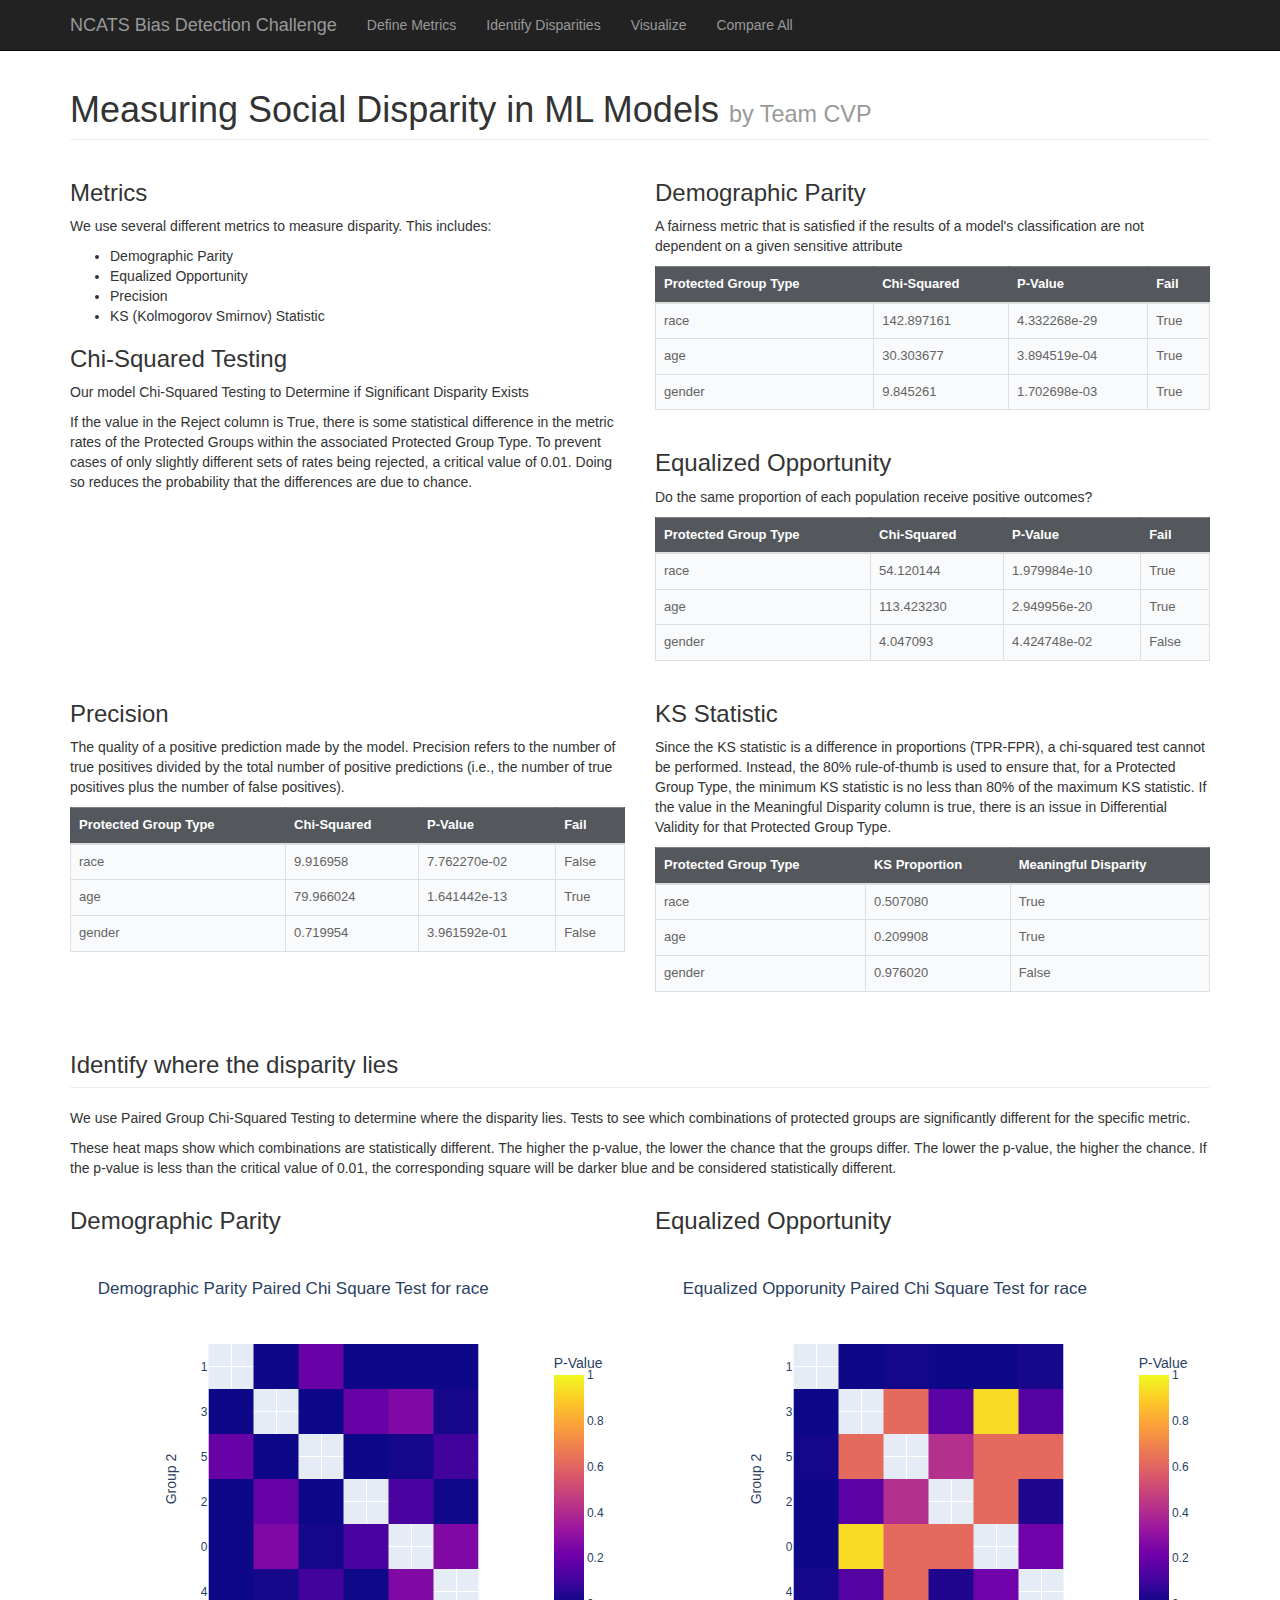
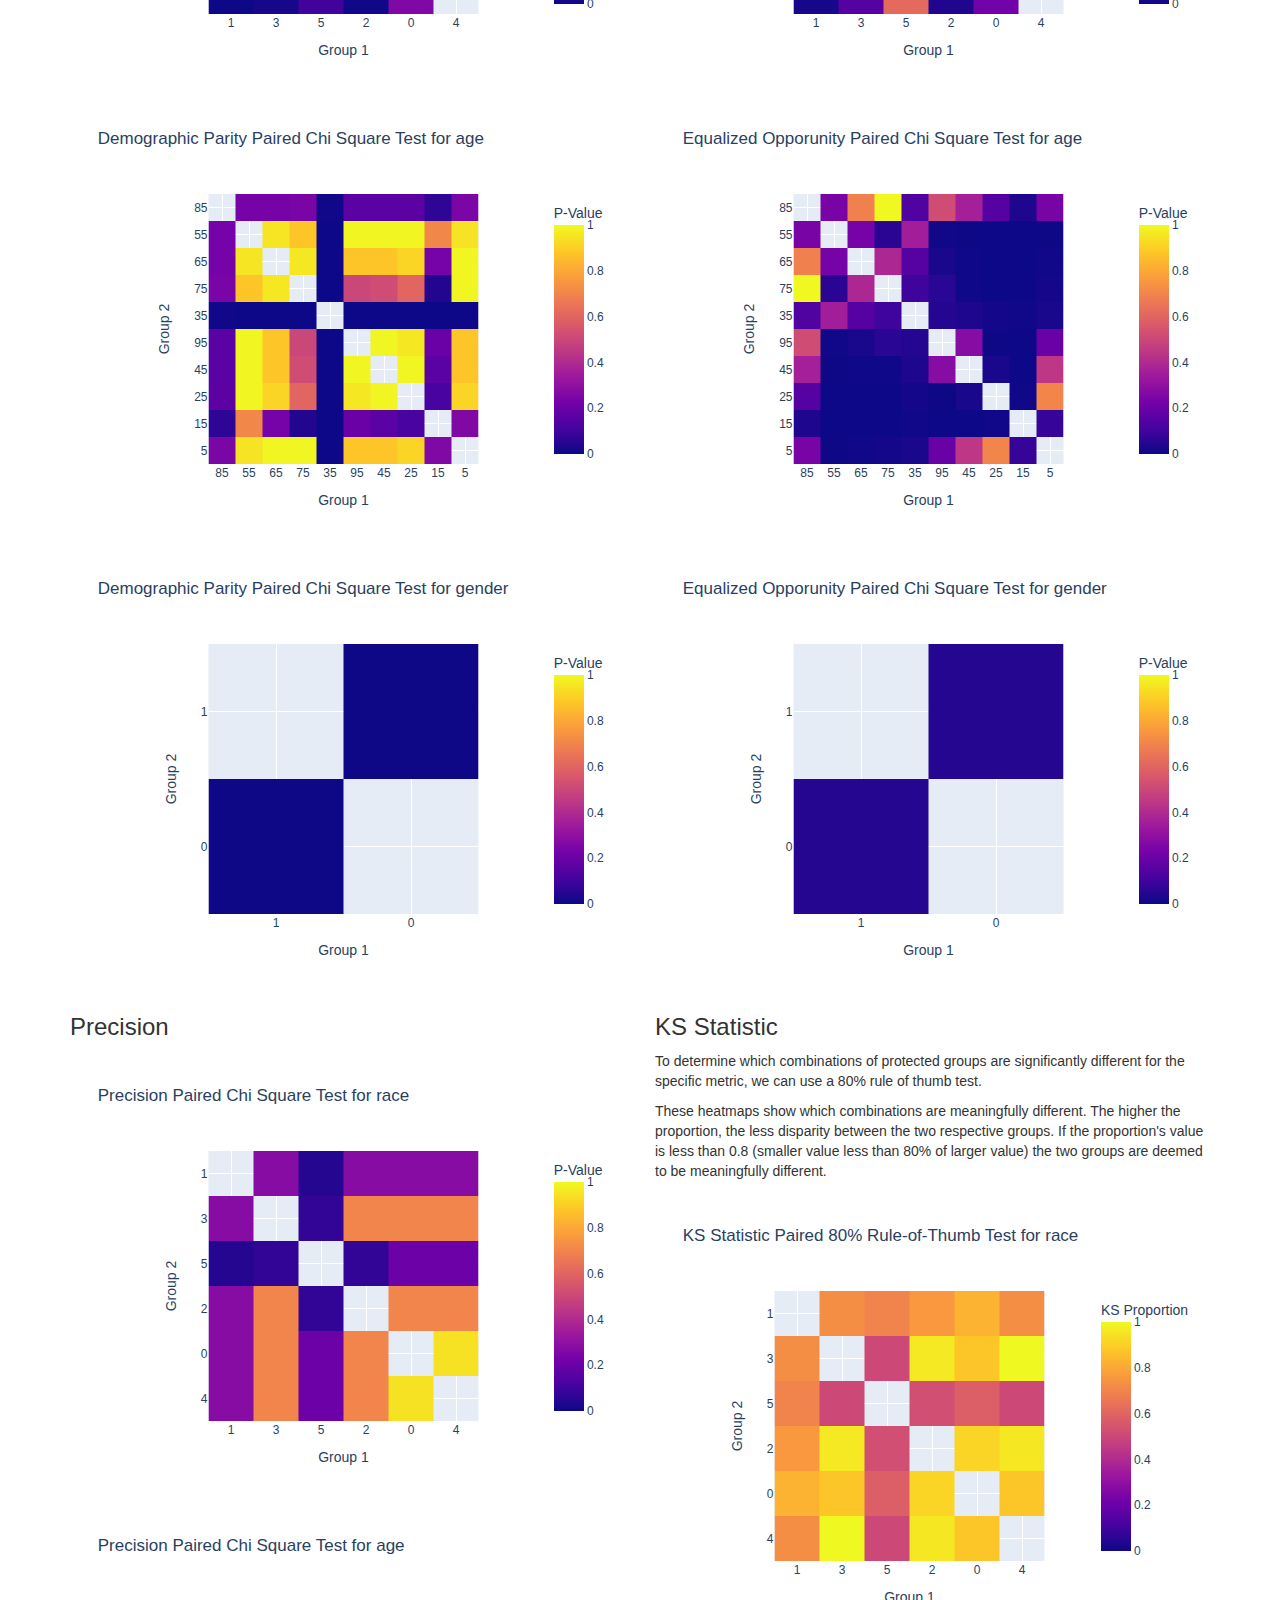
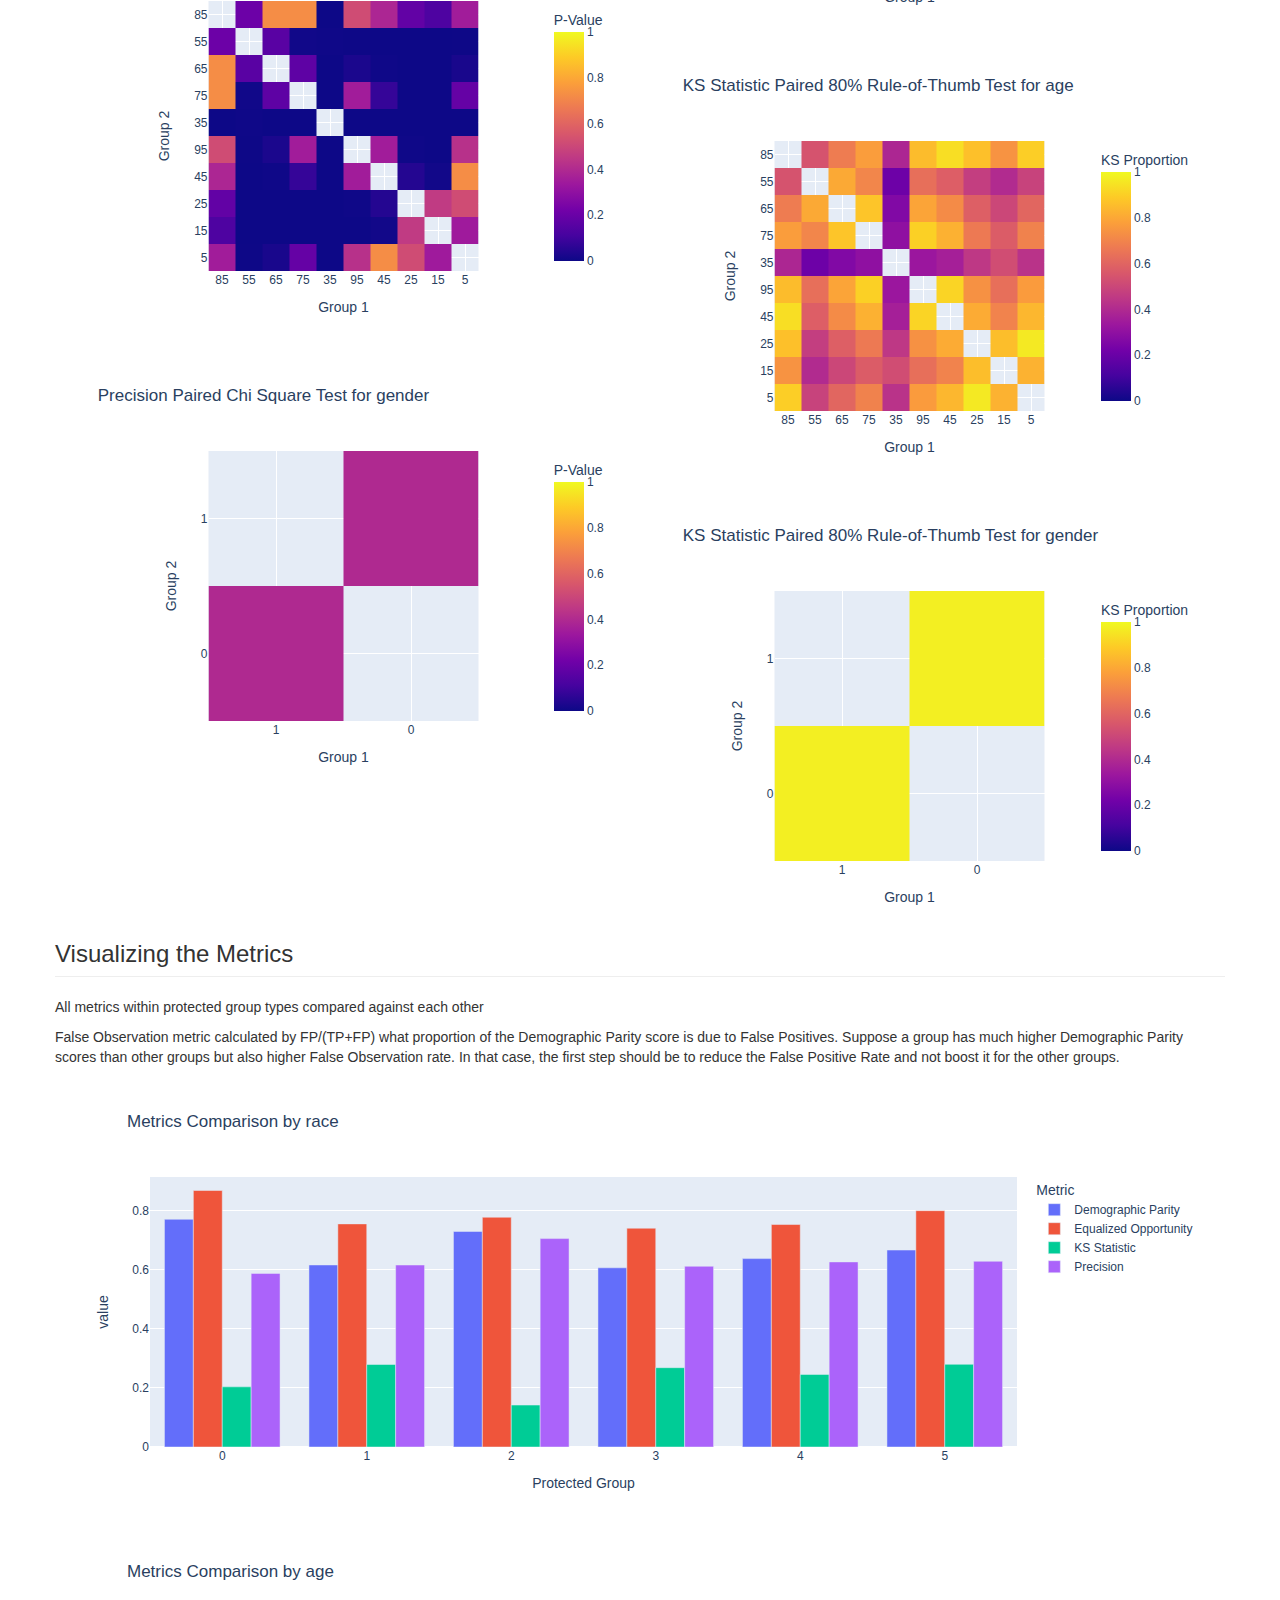
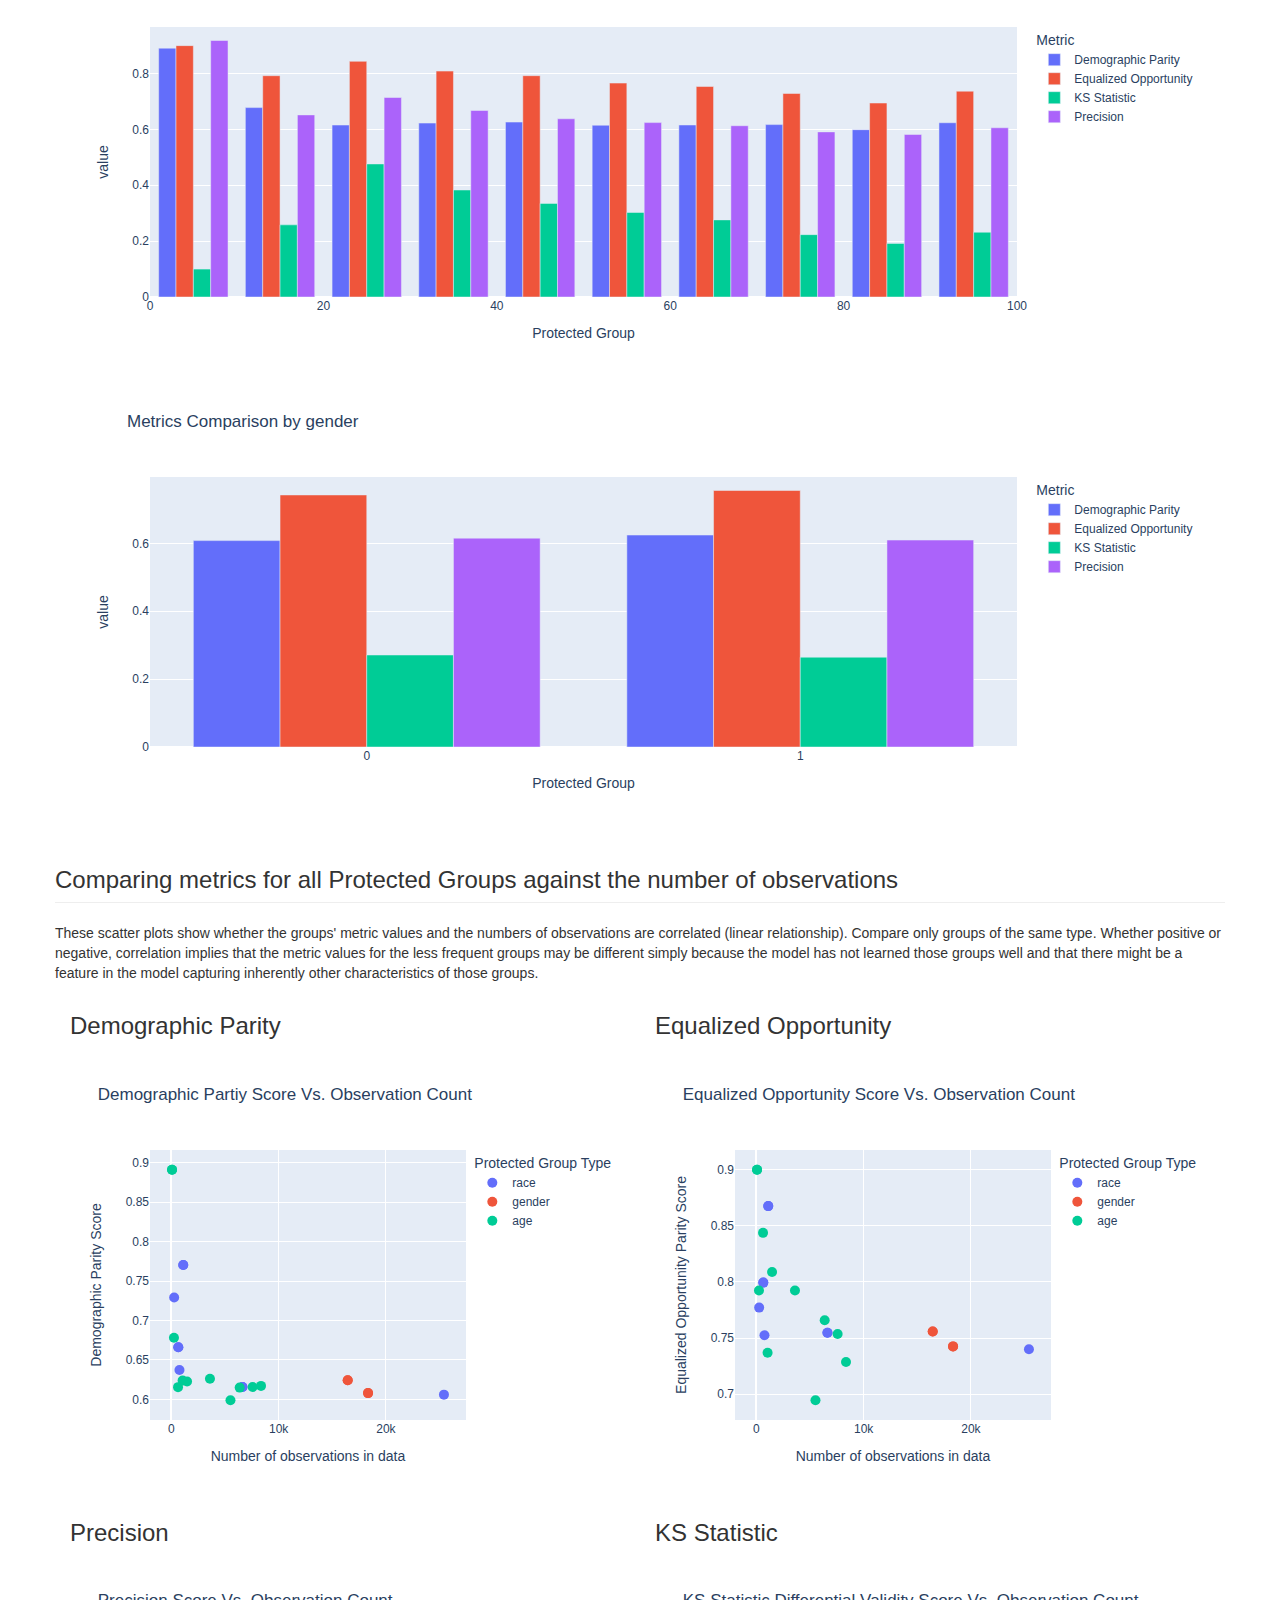
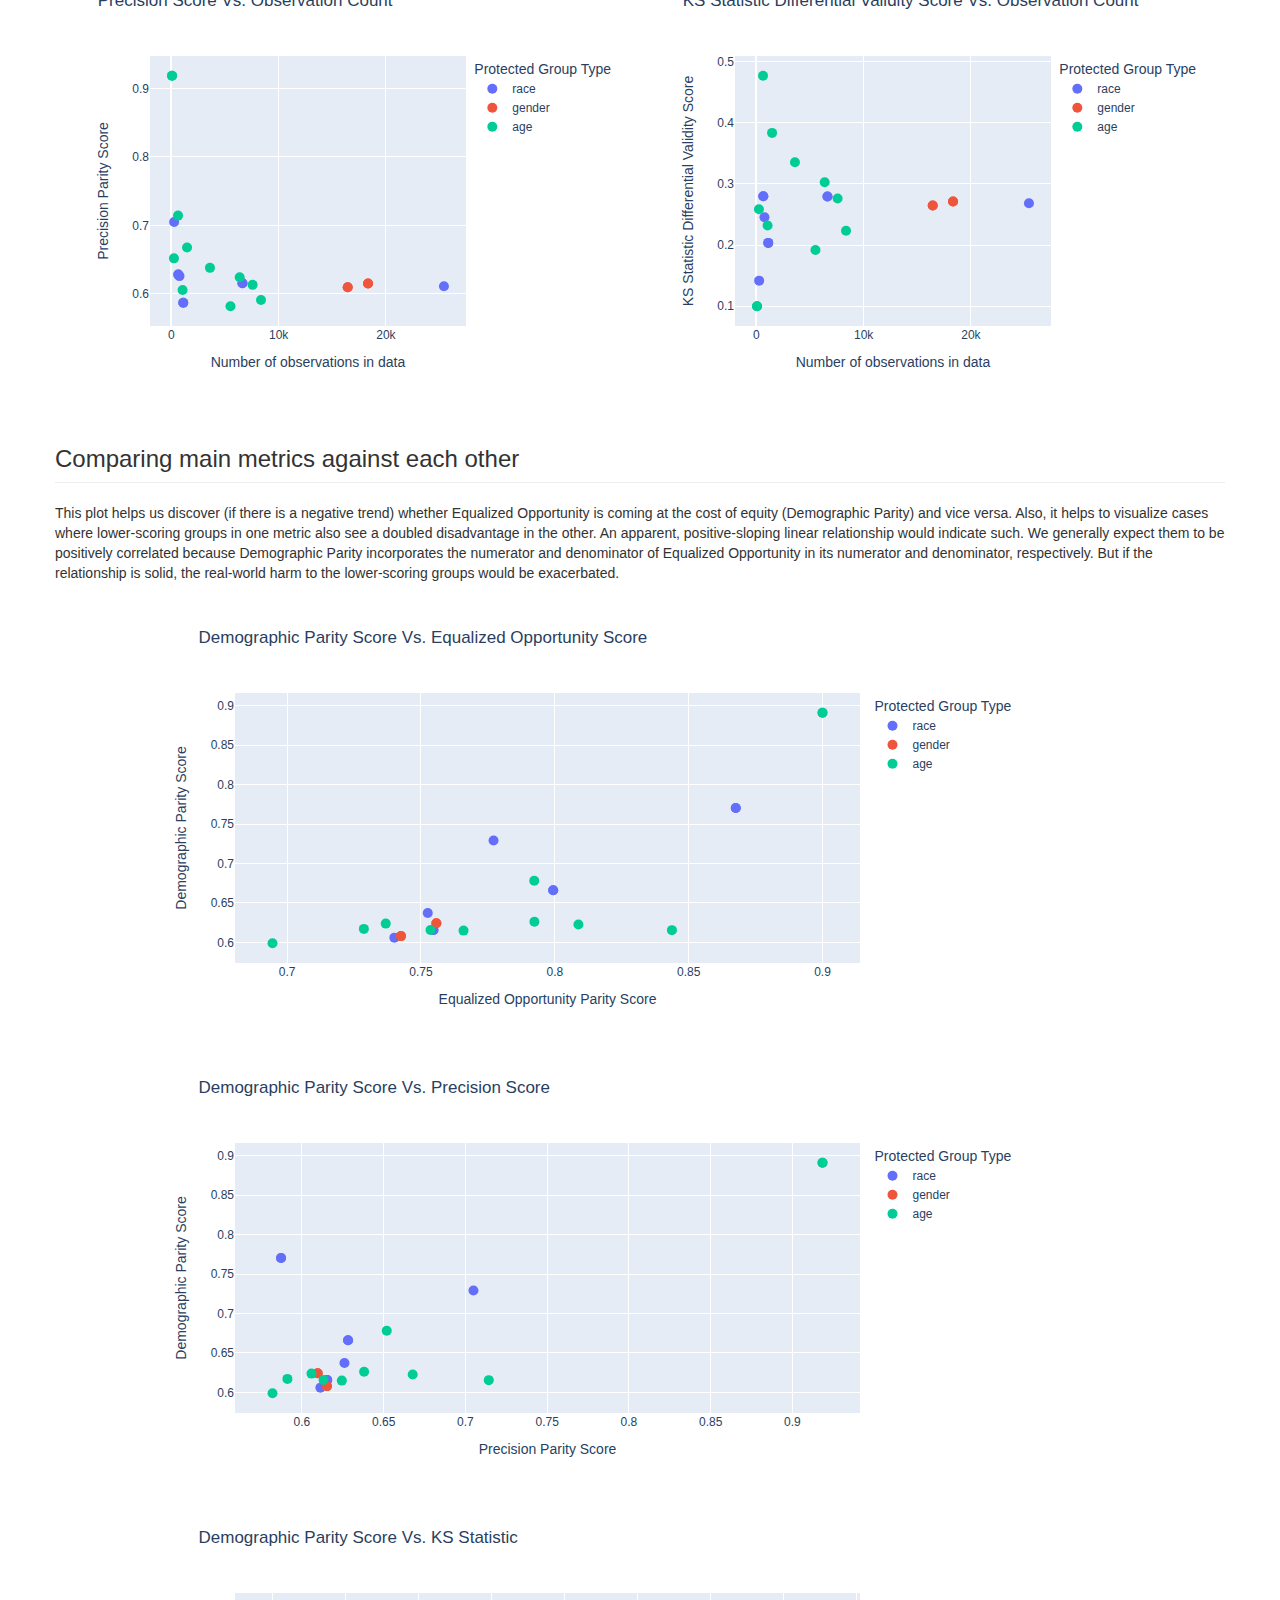
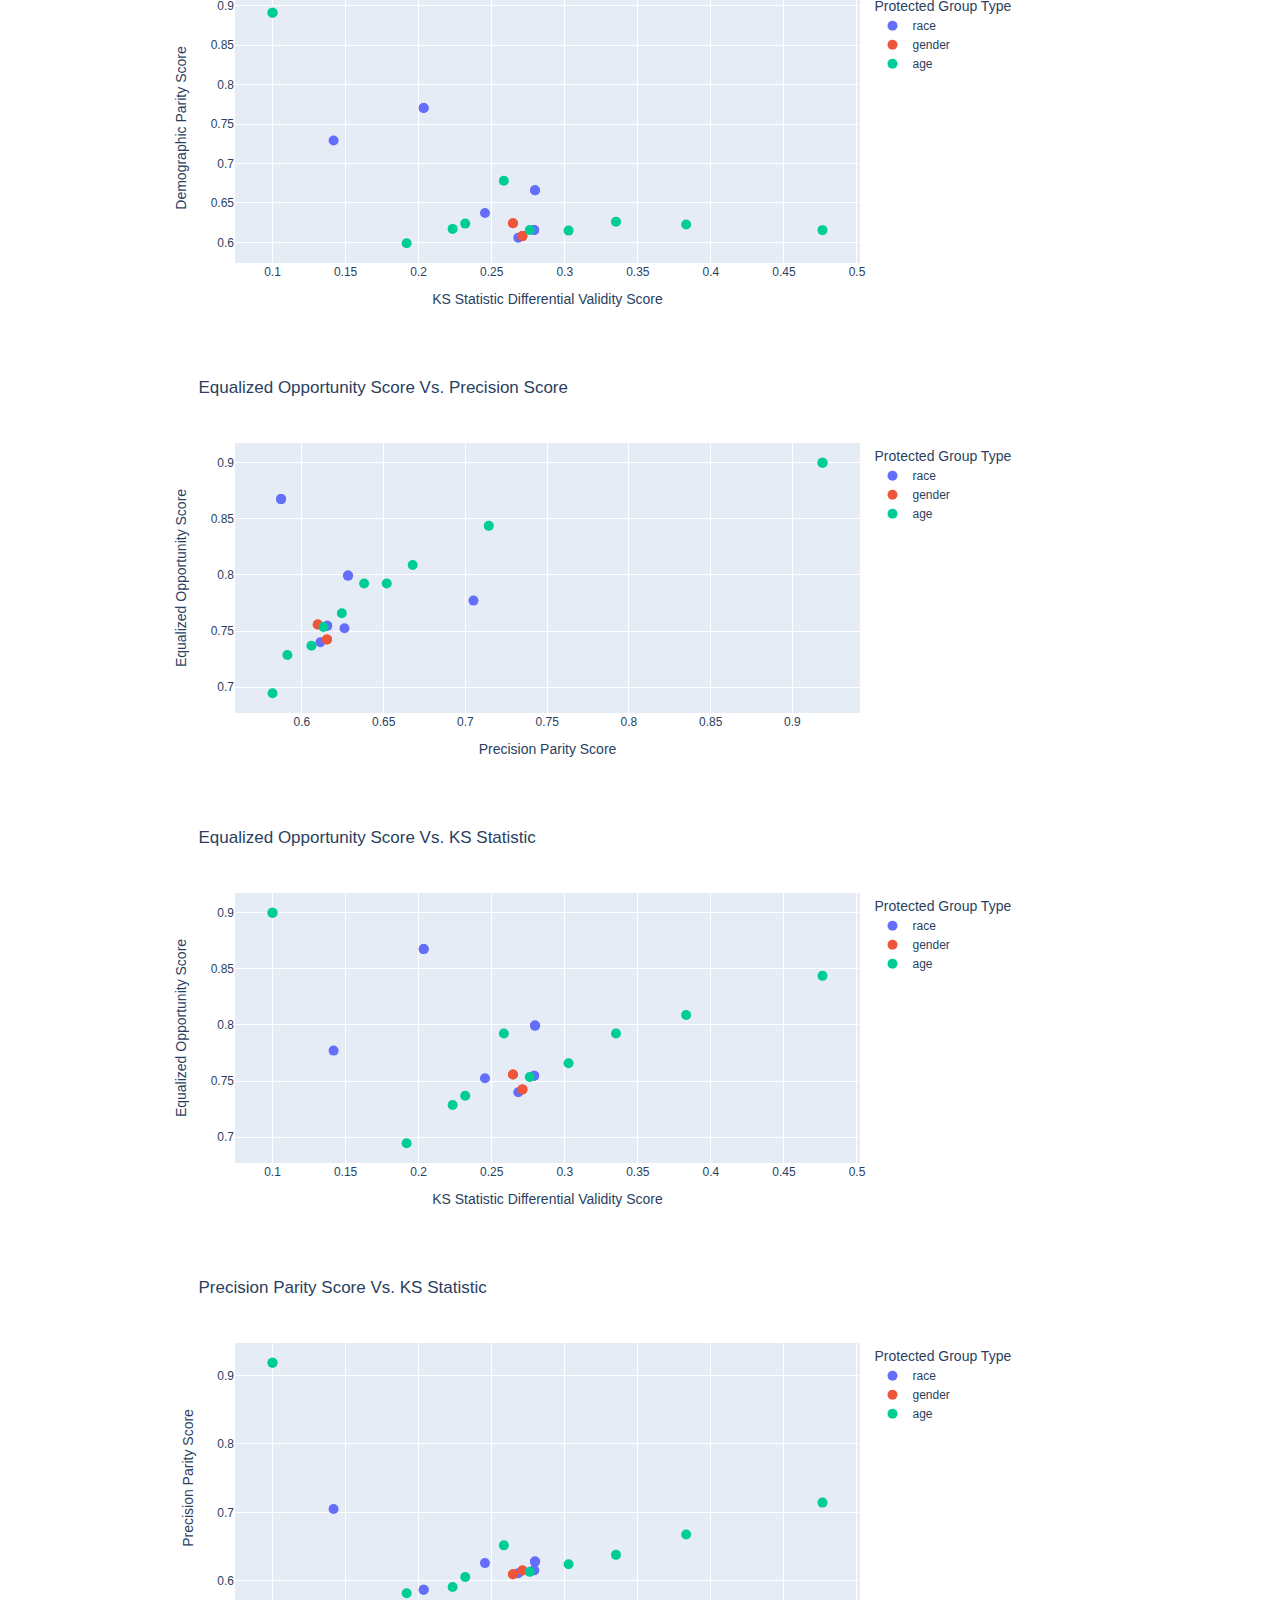
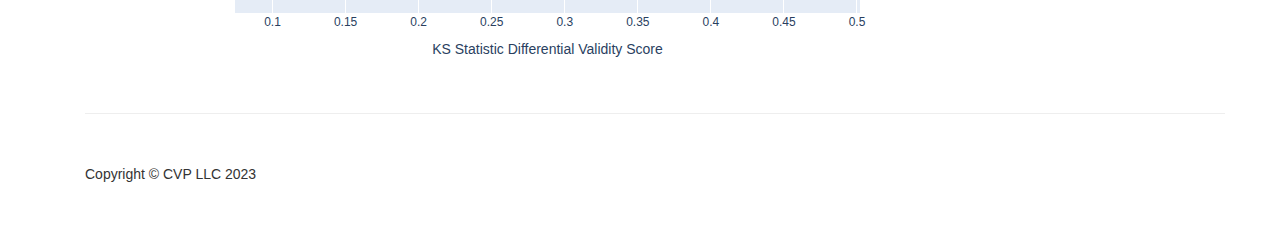
<file: cvp-bias-detection-healthcare/reports/mitigate_report.html>
<!DOCTYPE html>
        <html lang="en">
           <head>
              <meta charset="utf-8">
              <meta name="viewport" content="width=device-width, initial-scale=1.0">
              <meta name="description" content="">
              <meta name="author" content="">
              <title>Team CVP</title>
              <!-- Bootstrap core CSS -->
              <link href="css/bootstrap.css" rel="stylesheet">
              <!-- Custom CSS for the '3 Col Portfolio' Template -->
              <link href="css/portfolio-item.css" rel="stylesheet">
           </head>
           <body>
              <nav class="navbar navbar-fixed-top navbar-inverse" role="navigation">
                 <div class="container">
                    <div class="navbar-header">
                       <button type="button" class="navbar-toggle" data-toggle="collapse" data-target=".navbar-ex1-collapse">
                       <span class="sr-only">Toggle navigation</span>
                       <span class="icon-bar"></span>
                       <span class="icon-bar"></span>
                       <span class="icon-bar"></span>
                       </button>
                       <a class="navbar-brand" href="https://expeditionhacks.com/bias-detection-healthcare/" target="_blank">NCATS Bias Detection Challenge</a>
                    </div>
                    <!-- Collect the nav links, forms, and other content for toggling -->
                    <div class="collapse navbar-collapse navbar-ex1-collapse">
                       <ul class="nav navbar-nav">
                          <li><a href="#metrics">Define Metrics</a></li>
                          <li><a href="#identify-disparity">Identify Disparities</a></li>
                          <li><a href="#viz">Visualize</a></li>
                          <li><a href="#overall">Compare All</a></li>
                       </ul>
                    </div>
                    <!-- /.navbar-collapse -->
                 </div>
                 <!-- /.container -->
              </nav>
              <div class="container">
              <div class="row">
                 <div class="col-lg-12">
                    <h1 class="page-header">Measuring Social Disparity in ML Models <small>by Team CVP</small></h1>
                 </div>
              </div>
              <div class="row">
                 <div class="col-md-6" id="metrics">
                    <h3>Metrics</h3>
                    <p>We use several different metrics to measure disparity. This includes:</p>
                    <ul>
                       <li>Demographic Parity</li>
                       <li>Equalized Opportunity</li>
                       <li>Precision</li>
                       <li>KS (Kolmogorov Smirnov) Statistic</li>
                    </ul>
                    <h3>Chi-Squared Testing</h3>
                    <p>Our model Chi-Squared Testing to Determine if Significant Disparity Exists</p>
                    <p>If the value in the Reject column is True, there is some statistical difference in the metric rates of the Protected 
                       Groups within the associated Protected Group Type. To prevent cases of only slightly different sets of rates 
                       being rejected, a critical value of 0.01. Doing so reduces the probability that the differences are due to chance.
                    </p>
                 </div>
                 <div class="col-md-6">
                    <h3>Demographic Parity</h3>
                    <p>A fairness metric that is satisfied if the results of a model's classification are not dependent on a given sensitive attribute</p>
                    <p>
                       <table border="1" class="dataframe table table">
  <thead>
    <tr style="text-align: right;">
      <th>Protected Group Type</th>
      <th>Chi-Squared</th>
      <th>P-Value</th>
      <th>Fail</th>
    </tr>
  </thead>
  <tbody>
    <tr>
      <td>race</td>
      <td>142.897161</td>
      <td>4.332268e-29</td>
      <td>True</td>
    </tr>
    <tr>
      <td>age</td>
      <td>30.303677</td>
      <td>3.894519e-04</td>
      <td>True</td>
    </tr>
    <tr>
      <td>gender</td>
      <td>9.845261</td>
      <td>1.702698e-03</td>
      <td>True</td>
    </tr>
  </tbody>
</table>
                    </p>
                 </div>
                 <div class="col-md-6">
                    <h3>Equalized Opportunity</h3>
                    <p>Do the same proportion of each population receive positive outcomes?</p>
                    <p>
                       <table border="1" class="dataframe table table">
  <thead>
    <tr style="text-align: right;">
      <th>Protected Group Type</th>
      <th>Chi-Squared</th>
      <th>P-Value</th>
      <th>Fail</th>
    </tr>
  </thead>
  <tbody>
    <tr>
      <td>race</td>
      <td>54.120144</td>
      <td>1.979984e-10</td>
      <td>True</td>
    </tr>
    <tr>
      <td>age</td>
      <td>113.423230</td>
      <td>2.949956e-20</td>
      <td>True</td>
    </tr>
    <tr>
      <td>gender</td>
      <td>4.047093</td>
      <td>4.424748e-02</td>
      <td>False</td>
    </tr>
  </tbody>
</table>
                    </p>
                 </div>
                 <div class="col-md-6">
                    <h3>Precision</h3>
                    <p>The quality of a positive prediction made by the model. Precision refers to the number of true positives divided by the total number of positive predictions (i.e., the number of true positives plus the number of false positives).</p>
                    <p>
                       <table border="1" class="dataframe table table">
  <thead>
    <tr style="text-align: right;">
      <th>Protected Group Type</th>
      <th>Chi-Squared</th>
      <th>P-Value</th>
      <th>Fail</th>
    </tr>
  </thead>
  <tbody>
    <tr>
      <td>race</td>
      <td>9.916958</td>
      <td>7.762270e-02</td>
      <td>False</td>
    </tr>
    <tr>
      <td>age</td>
      <td>79.966024</td>
      <td>1.641442e-13</td>
      <td>True</td>
    </tr>
    <tr>
      <td>gender</td>
      <td>0.719954</td>
      <td>3.961592e-01</td>
      <td>False</td>
    </tr>
  </tbody>
</table>
                    </p>
                 </div>
                 <div class="col-md-6">
                    <h3>KS Statistic</h3>
                    <p>Since the KS statistic is a difference in proportions (TPR-FPR), a chi-squared test cannot be performed. Instead, the 
                       80% rule-of-thumb is used to ensure that, for a Protected Group Type, the minimum KS statistic is no less than 
                       80% of the maximum KS statistic. If the value in the Meaningful Disparity column is true, there is an issue in
                       Differential Validity for that Protected Group Type.
                    </p>
                    <p>
                       <table border="1" class="dataframe table table">
  <thead>
    <tr style="text-align: right;">
      <th>Protected Group Type</th>
      <th>KS Proportion</th>
      <th>Meaningful Disparity</th>
    </tr>
  </thead>
  <tbody>
    <tr>
      <td>race</td>
      <td>0.507080</td>
      <td>True</td>
    </tr>
    <tr>
      <td>age</td>
      <td>0.209908</td>
      <td>True</td>
    </tr>
    <tr>
      <td>gender</td>
      <td>0.976020</td>
      <td>False</td>
    </tr>
  </tbody>
</table>
                    </p>
                 </div>
              </div>
              <div class="row" id="identify-disparity">
              <div class="col-lg-12" >
                 <h3 class="page-header">Identify where the disparity lies</h3>
                 <p>We use Paired Group Chi-Squared Testing to determine where the disparity lies. Tests to see which combinations of protected groups are significantly different for the specific metric.</p>
                 <p>These heat maps show which combinations are statistically different. The higher the p-value, the lower the chance that
                    the groups differ. The lower the p-value, the higher the chance. If the p-value is less than the critical
                    value of 0.01, the corresponding square will be darker blue and be considered statistically different.
                 </p>
              </div>
              <div class="col-md-6">
                 <h3>Demographic Parity</h3>
                 <div>                        <script type="text/javascript">window.PlotlyConfig = {MathJaxConfig: 'local'};</script>
        <script src="https://cdn.plot.ly/plotly-2.16.1.min.js"></script>                <div id="2e03a426-77c3-46cf-81a4-19a20b636c07" class="plotly-graph-div" style="height:100%; width:100%;"></div>            <script type="text/javascript">                                    window.PLOTLYENV=window.PLOTLYENV || {};                                    if (document.getElementById("2e03a426-77c3-46cf-81a4-19a20b636c07")) {                    Plotly.newPlot(                        "2e03a426-77c3-46cf-81a4-19a20b636c07",                        [{"coloraxis":"coloraxis","name":"0","x":["1","3","5","2","0","4"],"y":["1","3","5","2","0","4"],"z":[[false,4.012384152827856e-22,0.19273026441026886,1.0753545057253074e-26,2.4108746678014936e-09,8.746353348463018e-06],[4.012384152827856e-22,false,0.0007048723331348314,0.19236878738533933,0.2603844102564479,0.02037307743371907],[0.19273026441026886,0.0007048723331348314,false,0.00021620589919702123,0.014703893110089121,0.10386291122111407],[1.0753545057253074e-26,0.19236878738533933,0.00021620589919702123,false,0.11786133617070299,0.004644717712217713],[2.4108746678014936e-09,0.2603844102564479,0.014703893110089121,0.11786133617070299,false,0.2603844102564479],[8.746353348463018e-06,0.02037307743371907,0.10386291122111407,0.004644717712217713,0.2603844102564479,false]],"type":"heatmap","xaxis":"x","yaxis":"y","hovertemplate":"Group 1: %{x}<br>Group 2: %{y}<br>P-Value: %{z}<extra></extra>"}],                        {"template":{"data":{"histogram2dcontour":[{"type":"histogram2dcontour","colorbar":{"outlinewidth":0,"ticks":""},"colorscale":[[0.0,"#0d0887"],[0.1111111111111111,"#46039f"],[0.2222222222222222,"#7201a8"],[0.3333333333333333,"#9c179e"],[0.4444444444444444,"#bd3786"],[0.5555555555555556,"#d8576b"],[0.6666666666666666,"#ed7953"],[0.7777777777777778,"#fb9f3a"],[0.8888888888888888,"#fdca26"],[1.0,"#f0f921"]]}],"choropleth":[{"type":"choropleth","colorbar":{"outlinewidth":0,"ticks":""}}],"histogram2d":[{"type":"histogram2d","colorbar":{"outlinewidth":0,"ticks":""},"colorscale":[[0.0,"#0d0887"],[0.1111111111111111,"#46039f"],[0.2222222222222222,"#7201a8"],[0.3333333333333333,"#9c179e"],[0.4444444444444444,"#bd3786"],[0.5555555555555556,"#d8576b"],[0.6666666666666666,"#ed7953"],[0.7777777777777778,"#fb9f3a"],[0.8888888888888888,"#fdca26"],[1.0,"#f0f921"]]}],"heatmap":[{"type":"heatmap","colorbar":{"outlinewidth":0,"ticks":""},"colorscale":[[0.0,"#0d0887"],[0.1111111111111111,"#46039f"],[0.2222222222222222,"#7201a8"],[0.3333333333333333,"#9c179e"],[0.4444444444444444,"#bd3786"],[0.5555555555555556,"#d8576b"],[0.6666666666666666,"#ed7953"],[0.7777777777777778,"#fb9f3a"],[0.8888888888888888,"#fdca26"],[1.0,"#f0f921"]]}],"heatmapgl":[{"type":"heatmapgl","colorbar":{"outlinewidth":0,"ticks":""},"colorscale":[[0.0,"#0d0887"],[0.1111111111111111,"#46039f"],[0.2222222222222222,"#7201a8"],[0.3333333333333333,"#9c179e"],[0.4444444444444444,"#bd3786"],[0.5555555555555556,"#d8576b"],[0.6666666666666666,"#ed7953"],[0.7777777777777778,"#fb9f3a"],[0.8888888888888888,"#fdca26"],[1.0,"#f0f921"]]}],"contourcarpet":[{"type":"contourcarpet","colorbar":{"outlinewidth":0,"ticks":""}}],"contour":[{"type":"contour","colorbar":{"outlinewidth":0,"ticks":""},"colorscale":[[0.0,"#0d0887"],[0.1111111111111111,"#46039f"],[0.2222222222222222,"#7201a8"],[0.3333333333333333,"#9c179e"],[0.4444444444444444,"#bd3786"],[0.5555555555555556,"#d8576b"],[0.6666666666666666,"#ed7953"],[0.7777777777777778,"#fb9f3a"],[0.8888888888888888,"#fdca26"],[1.0,"#f0f921"]]}],"surface":[{"type":"surface","colorbar":{"outlinewidth":0,"ticks":""},"colorscale":[[0.0,"#0d0887"],[0.1111111111111111,"#46039f"],[0.2222222222222222,"#7201a8"],[0.3333333333333333,"#9c179e"],[0.4444444444444444,"#bd3786"],[0.5555555555555556,"#d8576b"],[0.6666666666666666,"#ed7953"],[0.7777777777777778,"#fb9f3a"],[0.8888888888888888,"#fdca26"],[1.0,"#f0f921"]]}],"mesh3d":[{"type":"mesh3d","colorbar":{"outlinewidth":0,"ticks":""}}],"scatter":[{"fillpattern":{"fillmode":"overlay","size":10,"solidity":0.2},"type":"scatter"}],"parcoords":[{"type":"parcoords","line":{"colorbar":{"outlinewidth":0,"ticks":""}}}],"scatterpolargl":[{"type":"scatterpolargl","marker":{"colorbar":{"outlinewidth":0,"ticks":""}}}],"bar":[{"error_x":{"color":"#2a3f5f"},"error_y":{"color":"#2a3f5f"},"marker":{"line":{"color":"#E5ECF6","width":0.5},"pattern":{"fillmode":"overlay","size":10,"solidity":0.2}},"type":"bar"}],"scattergeo":[{"type":"scattergeo","marker":{"colorbar":{"outlinewidth":0,"ticks":""}}}],"scatterpolar":[{"type":"scatterpolar","marker":{"colorbar":{"outlinewidth":0,"ticks":""}}}],"histogram":[{"marker":{"pattern":{"fillmode":"overlay","size":10,"solidity":0.2}},"type":"histogram"}],"scattergl":[{"type":"scattergl","marker":{"colorbar":{"outlinewidth":0,"ticks":""}}}],"scatter3d":[{"type":"scatter3d","line":{"colorbar":{"outlinewidth":0,"ticks":""}},"marker":{"colorbar":{"outlinewidth":0,"ticks":""}}}],"scattermapbox":[{"type":"scattermapbox","marker":{"colorbar":{"outlinewidth":0,"ticks":""}}}],"scatterternary":[{"type":"scatterternary","marker":{"colorbar":{"outlinewidth":0,"ticks":""}}}],"scattercarpet":[{"type":"scattercarpet","marker":{"colorbar":{"outlinewidth":0,"ticks":""}}}],"carpet":[{"aaxis":{"endlinecolor":"#2a3f5f","gridcolor":"white","linecolor":"white","minorgridcolor":"white","startlinecolor":"#2a3f5f"},"baxis":{"endlinecolor":"#2a3f5f","gridcolor":"white","linecolor":"white","minorgridcolor":"white","startlinecolor":"#2a3f5f"},"type":"carpet"}],"table":[{"cells":{"fill":{"color":"#EBF0F8"},"line":{"color":"white"}},"header":{"fill":{"color":"#C8D4E3"},"line":{"color":"white"}},"type":"table"}],"barpolar":[{"marker":{"line":{"color":"#E5ECF6","width":0.5},"pattern":{"fillmode":"overlay","size":10,"solidity":0.2}},"type":"barpolar"}],"pie":[{"automargin":true,"type":"pie"}]},"layout":{"autotypenumbers":"strict","colorway":["#636efa","#EF553B","#00cc96","#ab63fa","#FFA15A","#19d3f3","#FF6692","#B6E880","#FF97FF","#FECB52"],"font":{"color":"#2a3f5f"},"hovermode":"closest","hoverlabel":{"align":"left"},"paper_bgcolor":"white","plot_bgcolor":"#E5ECF6","polar":{"bgcolor":"#E5ECF6","angularaxis":{"gridcolor":"white","linecolor":"white","ticks":""},"radialaxis":{"gridcolor":"white","linecolor":"white","ticks":""}},"ternary":{"bgcolor":"#E5ECF6","aaxis":{"gridcolor":"white","linecolor":"white","ticks":""},"baxis":{"gridcolor":"white","linecolor":"white","ticks":""},"caxis":{"gridcolor":"white","linecolor":"white","ticks":""}},"coloraxis":{"colorbar":{"outlinewidth":0,"ticks":""}},"colorscale":{"sequential":[[0.0,"#0d0887"],[0.1111111111111111,"#46039f"],[0.2222222222222222,"#7201a8"],[0.3333333333333333,"#9c179e"],[0.4444444444444444,"#bd3786"],[0.5555555555555556,"#d8576b"],[0.6666666666666666,"#ed7953"],[0.7777777777777778,"#fb9f3a"],[0.8888888888888888,"#fdca26"],[1.0,"#f0f921"]],"sequentialminus":[[0.0,"#0d0887"],[0.1111111111111111,"#46039f"],[0.2222222222222222,"#7201a8"],[0.3333333333333333,"#9c179e"],[0.4444444444444444,"#bd3786"],[0.5555555555555556,"#d8576b"],[0.6666666666666666,"#ed7953"],[0.7777777777777778,"#fb9f3a"],[0.8888888888888888,"#fdca26"],[1.0,"#f0f921"]],"diverging":[[0,"#8e0152"],[0.1,"#c51b7d"],[0.2,"#de77ae"],[0.3,"#f1b6da"],[0.4,"#fde0ef"],[0.5,"#f7f7f7"],[0.6,"#e6f5d0"],[0.7,"#b8e186"],[0.8,"#7fbc41"],[0.9,"#4d9221"],[1,"#276419"]]},"xaxis":{"gridcolor":"white","linecolor":"white","ticks":"","title":{"standoff":15},"zerolinecolor":"white","automargin":true,"zerolinewidth":2},"yaxis":{"gridcolor":"white","linecolor":"white","ticks":"","title":{"standoff":15},"zerolinecolor":"white","automargin":true,"zerolinewidth":2},"scene":{"xaxis":{"backgroundcolor":"#E5ECF6","gridcolor":"white","linecolor":"white","showbackground":true,"ticks":"","zerolinecolor":"white","gridwidth":2},"yaxis":{"backgroundcolor":"#E5ECF6","gridcolor":"white","linecolor":"white","showbackground":true,"ticks":"","zerolinecolor":"white","gridwidth":2},"zaxis":{"backgroundcolor":"#E5ECF6","gridcolor":"white","linecolor":"white","showbackground":true,"ticks":"","zerolinecolor":"white","gridwidth":2}},"shapedefaults":{"line":{"color":"#2a3f5f"}},"annotationdefaults":{"arrowcolor":"#2a3f5f","arrowhead":0,"arrowwidth":1},"geo":{"bgcolor":"white","landcolor":"#E5ECF6","subunitcolor":"white","showland":true,"showlakes":true,"lakecolor":"white"},"title":{"x":0.05},"mapbox":{"style":"light"}}},"xaxis":{"anchor":"y","domain":[0.0,1.0],"scaleanchor":"y","constrain":"domain","title":{"text":"Group 1"}},"yaxis":{"anchor":"x","domain":[0.0,1.0],"autorange":"reversed","constrain":"domain","title":{"text":"Group 2"}},"coloraxis":{"colorbar":{"title":{"text":"P-Value"}},"colorscale":[[0.0,"#0d0887"],[0.1111111111111111,"#46039f"],[0.2222222222222222,"#7201a8"],[0.3333333333333333,"#9c179e"],[0.4444444444444444,"#bd3786"],[0.5555555555555556,"#d8576b"],[0.6666666666666666,"#ed7953"],[0.7777777777777778,"#fb9f3a"],[0.8888888888888888,"#fdca26"],[1.0,"#f0f921"]],"cmin":0,"cmax":1},"title":{"text":"Demographic Parity Paired Chi Square Test for race"}},                        {"responsive": true}                    )                };                            </script>        </div><div>                        <script type="text/javascript">window.PlotlyConfig = {MathJaxConfig: 'local'};</script>
        <script src="https://cdn.plot.ly/plotly-2.16.1.min.js"></script>                <div id="867007eb-3a41-403b-8ec8-43b5dc349c02" class="plotly-graph-div" style="height:100%; width:100%;"></div>            <script type="text/javascript">                                    window.PLOTLYENV=window.PLOTLYENV || {};                                    if (document.getElementById("867007eb-3a41-403b-8ec8-43b5dc349c02")) {                    Plotly.newPlot(                        "867007eb-3a41-403b-8ec8-43b5dc349c02",                        [{"coloraxis":"coloraxis","name":"0","x":["85","55","65","75","35","95","45","25","15","5"],"y":["85","55","65","75","35","95","45","25","15","5"],"z":[[false,0.23023834266094517,0.23323108077855526,0.2409696599671981,0.007966131629937262,0.16221980027666072,0.16221980027666072,0.16578756633663672,0.0641779451303969,0.2469422260934632],[0.23023834266094517,false,0.9536018532492004,0.8769869051548288,0.0003364104113864493,0.9915221335777705,0.9915221335777705,0.9915221335777705,0.7087061061145868,0.9482393243634303],[0.23323108077855526,0.9536018532492004,false,0.9597709800478035,0.0003364104113864493,0.8769869051548288,0.8769869051548288,0.9142365427000055,0.23323108077855526,0.9915221335777705],[0.2409696599671981,0.8769869051548288,0.9597709800478035,false,0.0003364104113864493,0.49936832680345544,0.5199284440734555,0.6015242894666689,0.04122227269707332,0.9915221335777705],[0.007966131629937262,0.0003364104113864493,0.0003364104113864493,0.0003364104113864493,false,0.0003364104113864493,0.0003364104113864493,0.0003364104113864493,0.0003364104113864493,0.0003364104113864493],[0.16221980027666072,0.9915221335777705,0.8769869051548288,0.49936832680345544,0.0003364104113864493,false,0.9915221335777705,0.9593534711157932,0.19850611095256374,0.8769869051548288],[0.16221980027666072,0.9915221335777705,0.8769869051548288,0.5199284440734555,0.0003364104113864493,0.9915221335777705,false,0.9915221335777705,0.16221980027666072,0.8769869051548288],[0.16578756633663672,0.9915221335777705,0.9142365427000055,0.6015242894666689,0.0003364104113864493,0.9593534711157932,0.9915221335777705,false,0.1195680179087641,0.9142365427000055],[0.0641779451303969,0.7087061061145868,0.23323108077855526,0.04122227269707332,0.0003364104113864493,0.19850611095256374,0.16221980027666072,0.1195680179087641,false,0.25986564186162153],[0.2469422260934632,0.9482393243634303,0.9915221335777705,0.9915221335777705,0.0003364104113864493,0.8769869051548288,0.8769869051548288,0.9142365427000055,0.25986564186162153,false]],"type":"heatmap","xaxis":"x","yaxis":"y","hovertemplate":"Group 1: %{x}<br>Group 2: %{y}<br>P-Value: %{z}<extra></extra>"}],                        {"template":{"data":{"histogram2dcontour":[{"type":"histogram2dcontour","colorbar":{"outlinewidth":0,"ticks":""},"colorscale":[[0.0,"#0d0887"],[0.1111111111111111,"#46039f"],[0.2222222222222222,"#7201a8"],[0.3333333333333333,"#9c179e"],[0.4444444444444444,"#bd3786"],[0.5555555555555556,"#d8576b"],[0.6666666666666666,"#ed7953"],[0.7777777777777778,"#fb9f3a"],[0.8888888888888888,"#fdca26"],[1.0,"#f0f921"]]}],"choropleth":[{"type":"choropleth","colorbar":{"outlinewidth":0,"ticks":""}}],"histogram2d":[{"type":"histogram2d","colorbar":{"outlinewidth":0,"ticks":""},"colorscale":[[0.0,"#0d0887"],[0.1111111111111111,"#46039f"],[0.2222222222222222,"#7201a8"],[0.3333333333333333,"#9c179e"],[0.4444444444444444,"#bd3786"],[0.5555555555555556,"#d8576b"],[0.6666666666666666,"#ed7953"],[0.7777777777777778,"#fb9f3a"],[0.8888888888888888,"#fdca26"],[1.0,"#f0f921"]]}],"heatmap":[{"type":"heatmap","colorbar":{"outlinewidth":0,"ticks":""},"colorscale":[[0.0,"#0d0887"],[0.1111111111111111,"#46039f"],[0.2222222222222222,"#7201a8"],[0.3333333333333333,"#9c179e"],[0.4444444444444444,"#bd3786"],[0.5555555555555556,"#d8576b"],[0.6666666666666666,"#ed7953"],[0.7777777777777778,"#fb9f3a"],[0.8888888888888888,"#fdca26"],[1.0,"#f0f921"]]}],"heatmapgl":[{"type":"heatmapgl","colorbar":{"outlinewidth":0,"ticks":""},"colorscale":[[0.0,"#0d0887"],[0.1111111111111111,"#46039f"],[0.2222222222222222,"#7201a8"],[0.3333333333333333,"#9c179e"],[0.4444444444444444,"#bd3786"],[0.5555555555555556,"#d8576b"],[0.6666666666666666,"#ed7953"],[0.7777777777777778,"#fb9f3a"],[0.8888888888888888,"#fdca26"],[1.0,"#f0f921"]]}],"contourcarpet":[{"type":"contourcarpet","colorbar":{"outlinewidth":0,"ticks":""}}],"contour":[{"type":"contour","colorbar":{"outlinewidth":0,"ticks":""},"colorscale":[[0.0,"#0d0887"],[0.1111111111111111,"#46039f"],[0.2222222222222222,"#7201a8"],[0.3333333333333333,"#9c179e"],[0.4444444444444444,"#bd3786"],[0.5555555555555556,"#d8576b"],[0.6666666666666666,"#ed7953"],[0.7777777777777778,"#fb9f3a"],[0.8888888888888888,"#fdca26"],[1.0,"#f0f921"]]}],"surface":[{"type":"surface","colorbar":{"outlinewidth":0,"ticks":""},"colorscale":[[0.0,"#0d0887"],[0.1111111111111111,"#46039f"],[0.2222222222222222,"#7201a8"],[0.3333333333333333,"#9c179e"],[0.4444444444444444,"#bd3786"],[0.5555555555555556,"#d8576b"],[0.6666666666666666,"#ed7953"],[0.7777777777777778,"#fb9f3a"],[0.8888888888888888,"#fdca26"],[1.0,"#f0f921"]]}],"mesh3d":[{"type":"mesh3d","colorbar":{"outlinewidth":0,"ticks":""}}],"scatter":[{"fillpattern":{"fillmode":"overlay","size":10,"solidity":0.2},"type":"scatter"}],"parcoords":[{"type":"parcoords","line":{"colorbar":{"outlinewidth":0,"ticks":""}}}],"scatterpolargl":[{"type":"scatterpolargl","marker":{"colorbar":{"outlinewidth":0,"ticks":""}}}],"bar":[{"error_x":{"color":"#2a3f5f"},"error_y":{"color":"#2a3f5f"},"marker":{"line":{"color":"#E5ECF6","width":0.5},"pattern":{"fillmode":"overlay","size":10,"solidity":0.2}},"type":"bar"}],"scattergeo":[{"type":"scattergeo","marker":{"colorbar":{"outlinewidth":0,"ticks":""}}}],"scatterpolar":[{"type":"scatterpolar","marker":{"colorbar":{"outlinewidth":0,"ticks":""}}}],"histogram":[{"marker":{"pattern":{"fillmode":"overlay","size":10,"solidity":0.2}},"type":"histogram"}],"scattergl":[{"type":"scattergl","marker":{"colorbar":{"outlinewidth":0,"ticks":""}}}],"scatter3d":[{"type":"scatter3d","line":{"colorbar":{"outlinewidth":0,"ticks":""}},"marker":{"colorbar":{"outlinewidth":0,"ticks":""}}}],"scattermapbox":[{"type":"scattermapbox","marker":{"colorbar":{"outlinewidth":0,"ticks":""}}}],"scatterternary":[{"type":"scatterternary","marker":{"colorbar":{"outlinewidth":0,"ticks":""}}}],"scattercarpet":[{"type":"scattercarpet","marker":{"colorbar":{"outlinewidth":0,"ticks":""}}}],"carpet":[{"aaxis":{"endlinecolor":"#2a3f5f","gridcolor":"white","linecolor":"white","minorgridcolor":"white","startlinecolor":"#2a3f5f"},"baxis":{"endlinecolor":"#2a3f5f","gridcolor":"white","linecolor":"white","minorgridcolor":"white","startlinecolor":"#2a3f5f"},"type":"carpet"}],"table":[{"cells":{"fill":{"color":"#EBF0F8"},"line":{"color":"white"}},"header":{"fill":{"color":"#C8D4E3"},"line":{"color":"white"}},"type":"table"}],"barpolar":[{"marker":{"line":{"color":"#E5ECF6","width":0.5},"pattern":{"fillmode":"overlay","size":10,"solidity":0.2}},"type":"barpolar"}],"pie":[{"automargin":true,"type":"pie"}]},"layout":{"autotypenumbers":"strict","colorway":["#636efa","#EF553B","#00cc96","#ab63fa","#FFA15A","#19d3f3","#FF6692","#B6E880","#FF97FF","#FECB52"],"font":{"color":"#2a3f5f"},"hovermode":"closest","hoverlabel":{"align":"left"},"paper_bgcolor":"white","plot_bgcolor":"#E5ECF6","polar":{"bgcolor":"#E5ECF6","angularaxis":{"gridcolor":"white","linecolor":"white","ticks":""},"radialaxis":{"gridcolor":"white","linecolor":"white","ticks":""}},"ternary":{"bgcolor":"#E5ECF6","aaxis":{"gridcolor":"white","linecolor":"white","ticks":""},"baxis":{"gridcolor":"white","linecolor":"white","ticks":""},"caxis":{"gridcolor":"white","linecolor":"white","ticks":""}},"coloraxis":{"colorbar":{"outlinewidth":0,"ticks":""}},"colorscale":{"sequential":[[0.0,"#0d0887"],[0.1111111111111111,"#46039f"],[0.2222222222222222,"#7201a8"],[0.3333333333333333,"#9c179e"],[0.4444444444444444,"#bd3786"],[0.5555555555555556,"#d8576b"],[0.6666666666666666,"#ed7953"],[0.7777777777777778,"#fb9f3a"],[0.8888888888888888,"#fdca26"],[1.0,"#f0f921"]],"sequentialminus":[[0.0,"#0d0887"],[0.1111111111111111,"#46039f"],[0.2222222222222222,"#7201a8"],[0.3333333333333333,"#9c179e"],[0.4444444444444444,"#bd3786"],[0.5555555555555556,"#d8576b"],[0.6666666666666666,"#ed7953"],[0.7777777777777778,"#fb9f3a"],[0.8888888888888888,"#fdca26"],[1.0,"#f0f921"]],"diverging":[[0,"#8e0152"],[0.1,"#c51b7d"],[0.2,"#de77ae"],[0.3,"#f1b6da"],[0.4,"#fde0ef"],[0.5,"#f7f7f7"],[0.6,"#e6f5d0"],[0.7,"#b8e186"],[0.8,"#7fbc41"],[0.9,"#4d9221"],[1,"#276419"]]},"xaxis":{"gridcolor":"white","linecolor":"white","ticks":"","title":{"standoff":15},"zerolinecolor":"white","automargin":true,"zerolinewidth":2},"yaxis":{"gridcolor":"white","linecolor":"white","ticks":"","title":{"standoff":15},"zerolinecolor":"white","automargin":true,"zerolinewidth":2},"scene":{"xaxis":{"backgroundcolor":"#E5ECF6","gridcolor":"white","linecolor":"white","showbackground":true,"ticks":"","zerolinecolor":"white","gridwidth":2},"yaxis":{"backgroundcolor":"#E5ECF6","gridcolor":"white","linecolor":"white","showbackground":true,"ticks":"","zerolinecolor":"white","gridwidth":2},"zaxis":{"backgroundcolor":"#E5ECF6","gridcolor":"white","linecolor":"white","showbackground":true,"ticks":"","zerolinecolor":"white","gridwidth":2}},"shapedefaults":{"line":{"color":"#2a3f5f"}},"annotationdefaults":{"arrowcolor":"#2a3f5f","arrowhead":0,"arrowwidth":1},"geo":{"bgcolor":"white","landcolor":"#E5ECF6","subunitcolor":"white","showland":true,"showlakes":true,"lakecolor":"white"},"title":{"x":0.05},"mapbox":{"style":"light"}}},"xaxis":{"anchor":"y","domain":[0.0,1.0],"scaleanchor":"y","constrain":"domain","title":{"text":"Group 1"}},"yaxis":{"anchor":"x","domain":[0.0,1.0],"autorange":"reversed","constrain":"domain","title":{"text":"Group 2"}},"coloraxis":{"colorbar":{"title":{"text":"P-Value"}},"colorscale":[[0.0,"#0d0887"],[0.1111111111111111,"#46039f"],[0.2222222222222222,"#7201a8"],[0.3333333333333333,"#9c179e"],[0.4444444444444444,"#bd3786"],[0.5555555555555556,"#d8576b"],[0.6666666666666666,"#ed7953"],[0.7777777777777778,"#fb9f3a"],[0.8888888888888888,"#fdca26"],[1.0,"#f0f921"]],"cmin":0,"cmax":1},"title":{"text":"Demographic Parity Paired Chi Square Test for age"}},                        {"responsive": true}                    )                };                            </script>        </div><div>                        <script type="text/javascript">window.PlotlyConfig = {MathJaxConfig: 'local'};</script>
        <script src="https://cdn.plot.ly/plotly-2.16.1.min.js"></script>                <div id="b467e197-849f-4b9f-89f2-e1762ba2d7ff" class="plotly-graph-div" style="height:100%; width:100%;"></div>            <script type="text/javascript">                                    window.PLOTLYENV=window.PLOTLYENV || {};                                    if (document.getElementById("b467e197-849f-4b9f-89f2-e1762ba2d7ff")) {                    Plotly.newPlot(                        "b467e197-849f-4b9f-89f2-e1762ba2d7ff",                        [{"coloraxis":"coloraxis","name":"0","x":["1","0"],"y":["1","0"],"z":[[false,0.0017026978893930516],[0.0017026978893930516,false]],"type":"heatmap","xaxis":"x","yaxis":"y","hovertemplate":"Group 1: %{x}<br>Group 2: %{y}<br>P-Value: %{z}<extra></extra>"}],                        {"template":{"data":{"histogram2dcontour":[{"type":"histogram2dcontour","colorbar":{"outlinewidth":0,"ticks":""},"colorscale":[[0.0,"#0d0887"],[0.1111111111111111,"#46039f"],[0.2222222222222222,"#7201a8"],[0.3333333333333333,"#9c179e"],[0.4444444444444444,"#bd3786"],[0.5555555555555556,"#d8576b"],[0.6666666666666666,"#ed7953"],[0.7777777777777778,"#fb9f3a"],[0.8888888888888888,"#fdca26"],[1.0,"#f0f921"]]}],"choropleth":[{"type":"choropleth","colorbar":{"outlinewidth":0,"ticks":""}}],"histogram2d":[{"type":"histogram2d","colorbar":{"outlinewidth":0,"ticks":""},"colorscale":[[0.0,"#0d0887"],[0.1111111111111111,"#46039f"],[0.2222222222222222,"#7201a8"],[0.3333333333333333,"#9c179e"],[0.4444444444444444,"#bd3786"],[0.5555555555555556,"#d8576b"],[0.6666666666666666,"#ed7953"],[0.7777777777777778,"#fb9f3a"],[0.8888888888888888,"#fdca26"],[1.0,"#f0f921"]]}],"heatmap":[{"type":"heatmap","colorbar":{"outlinewidth":0,"ticks":""},"colorscale":[[0.0,"#0d0887"],[0.1111111111111111,"#46039f"],[0.2222222222222222,"#7201a8"],[0.3333333333333333,"#9c179e"],[0.4444444444444444,"#bd3786"],[0.5555555555555556,"#d8576b"],[0.6666666666666666,"#ed7953"],[0.7777777777777778,"#fb9f3a"],[0.8888888888888888,"#fdca26"],[1.0,"#f0f921"]]}],"heatmapgl":[{"type":"heatmapgl","colorbar":{"outlinewidth":0,"ticks":""},"colorscale":[[0.0,"#0d0887"],[0.1111111111111111,"#46039f"],[0.2222222222222222,"#7201a8"],[0.3333333333333333,"#9c179e"],[0.4444444444444444,"#bd3786"],[0.5555555555555556,"#d8576b"],[0.6666666666666666,"#ed7953"],[0.7777777777777778,"#fb9f3a"],[0.8888888888888888,"#fdca26"],[1.0,"#f0f921"]]}],"contourcarpet":[{"type":"contourcarpet","colorbar":{"outlinewidth":0,"ticks":""}}],"contour":[{"type":"contour","colorbar":{"outlinewidth":0,"ticks":""},"colorscale":[[0.0,"#0d0887"],[0.1111111111111111,"#46039f"],[0.2222222222222222,"#7201a8"],[0.3333333333333333,"#9c179e"],[0.4444444444444444,"#bd3786"],[0.5555555555555556,"#d8576b"],[0.6666666666666666,"#ed7953"],[0.7777777777777778,"#fb9f3a"],[0.8888888888888888,"#fdca26"],[1.0,"#f0f921"]]}],"surface":[{"type":"surface","colorbar":{"outlinewidth":0,"ticks":""},"colorscale":[[0.0,"#0d0887"],[0.1111111111111111,"#46039f"],[0.2222222222222222,"#7201a8"],[0.3333333333333333,"#9c179e"],[0.4444444444444444,"#bd3786"],[0.5555555555555556,"#d8576b"],[0.6666666666666666,"#ed7953"],[0.7777777777777778,"#fb9f3a"],[0.8888888888888888,"#fdca26"],[1.0,"#f0f921"]]}],"mesh3d":[{"type":"mesh3d","colorbar":{"outlinewidth":0,"ticks":""}}],"scatter":[{"fillpattern":{"fillmode":"overlay","size":10,"solidity":0.2},"type":"scatter"}],"parcoords":[{"type":"parcoords","line":{"colorbar":{"outlinewidth":0,"ticks":""}}}],"scatterpolargl":[{"type":"scatterpolargl","marker":{"colorbar":{"outlinewidth":0,"ticks":""}}}],"bar":[{"error_x":{"color":"#2a3f5f"},"error_y":{"color":"#2a3f5f"},"marker":{"line":{"color":"#E5ECF6","width":0.5},"pattern":{"fillmode":"overlay","size":10,"solidity":0.2}},"type":"bar"}],"scattergeo":[{"type":"scattergeo","marker":{"colorbar":{"outlinewidth":0,"ticks":""}}}],"scatterpolar":[{"type":"scatterpolar","marker":{"colorbar":{"outlinewidth":0,"ticks":""}}}],"histogram":[{"marker":{"pattern":{"fillmode":"overlay","size":10,"solidity":0.2}},"type":"histogram"}],"scattergl":[{"type":"scattergl","marker":{"colorbar":{"outlinewidth":0,"ticks":""}}}],"scatter3d":[{"type":"scatter3d","line":{"colorbar":{"outlinewidth":0,"ticks":""}},"marker":{"colorbar":{"outlinewidth":0,"ticks":""}}}],"scattermapbox":[{"type":"scattermapbox","marker":{"colorbar":{"outlinewidth":0,"ticks":""}}}],"scatterternary":[{"type":"scatterternary","marker":{"colorbar":{"outlinewidth":0,"ticks":""}}}],"scattercarpet":[{"type":"scattercarpet","marker":{"colorbar":{"outlinewidth":0,"ticks":""}}}],"carpet":[{"aaxis":{"endlinecolor":"#2a3f5f","gridcolor":"white","linecolor":"white","minorgridcolor":"white","startlinecolor":"#2a3f5f"},"baxis":{"endlinecolor":"#2a3f5f","gridcolor":"white","linecolor":"white","minorgridcolor":"white","startlinecolor":"#2a3f5f"},"type":"carpet"}],"table":[{"cells":{"fill":{"color":"#EBF0F8"},"line":{"color":"white"}},"header":{"fill":{"color":"#C8D4E3"},"line":{"color":"white"}},"type":"table"}],"barpolar":[{"marker":{"line":{"color":"#E5ECF6","width":0.5},"pattern":{"fillmode":"overlay","size":10,"solidity":0.2}},"type":"barpolar"}],"pie":[{"automargin":true,"type":"pie"}]},"layout":{"autotypenumbers":"strict","colorway":["#636efa","#EF553B","#00cc96","#ab63fa","#FFA15A","#19d3f3","#FF6692","#B6E880","#FF97FF","#FECB52"],"font":{"color":"#2a3f5f"},"hovermode":"closest","hoverlabel":{"align":"left"},"paper_bgcolor":"white","plot_bgcolor":"#E5ECF6","polar":{"bgcolor":"#E5ECF6","angularaxis":{"gridcolor":"white","linecolor":"white","ticks":""},"radialaxis":{"gridcolor":"white","linecolor":"white","ticks":""}},"ternary":{"bgcolor":"#E5ECF6","aaxis":{"gridcolor":"white","linecolor":"white","ticks":""},"baxis":{"gridcolor":"white","linecolor":"white","ticks":""},"caxis":{"gridcolor":"white","linecolor":"white","ticks":""}},"coloraxis":{"colorbar":{"outlinewidth":0,"ticks":""}},"colorscale":{"sequential":[[0.0,"#0d0887"],[0.1111111111111111,"#46039f"],[0.2222222222222222,"#7201a8"],[0.3333333333333333,"#9c179e"],[0.4444444444444444,"#bd3786"],[0.5555555555555556,"#d8576b"],[0.6666666666666666,"#ed7953"],[0.7777777777777778,"#fb9f3a"],[0.8888888888888888,"#fdca26"],[1.0,"#f0f921"]],"sequentialminus":[[0.0,"#0d0887"],[0.1111111111111111,"#46039f"],[0.2222222222222222,"#7201a8"],[0.3333333333333333,"#9c179e"],[0.4444444444444444,"#bd3786"],[0.5555555555555556,"#d8576b"],[0.6666666666666666,"#ed7953"],[0.7777777777777778,"#fb9f3a"],[0.8888888888888888,"#fdca26"],[1.0,"#f0f921"]],"diverging":[[0,"#8e0152"],[0.1,"#c51b7d"],[0.2,"#de77ae"],[0.3,"#f1b6da"],[0.4,"#fde0ef"],[0.5,"#f7f7f7"],[0.6,"#e6f5d0"],[0.7,"#b8e186"],[0.8,"#7fbc41"],[0.9,"#4d9221"],[1,"#276419"]]},"xaxis":{"gridcolor":"white","linecolor":"white","ticks":"","title":{"standoff":15},"zerolinecolor":"white","automargin":true,"zerolinewidth":2},"yaxis":{"gridcolor":"white","linecolor":"white","ticks":"","title":{"standoff":15},"zerolinecolor":"white","automargin":true,"zerolinewidth":2},"scene":{"xaxis":{"backgroundcolor":"#E5ECF6","gridcolor":"white","linecolor":"white","showbackground":true,"ticks":"","zerolinecolor":"white","gridwidth":2},"yaxis":{"backgroundcolor":"#E5ECF6","gridcolor":"white","linecolor":"white","showbackground":true,"ticks":"","zerolinecolor":"white","gridwidth":2},"zaxis":{"backgroundcolor":"#E5ECF6","gridcolor":"white","linecolor":"white","showbackground":true,"ticks":"","zerolinecolor":"white","gridwidth":2}},"shapedefaults":{"line":{"color":"#2a3f5f"}},"annotationdefaults":{"arrowcolor":"#2a3f5f","arrowhead":0,"arrowwidth":1},"geo":{"bgcolor":"white","landcolor":"#E5ECF6","subunitcolor":"white","showland":true,"showlakes":true,"lakecolor":"white"},"title":{"x":0.05},"mapbox":{"style":"light"}}},"xaxis":{"anchor":"y","domain":[0.0,1.0],"scaleanchor":"y","constrain":"domain","title":{"text":"Group 1"}},"yaxis":{"anchor":"x","domain":[0.0,1.0],"autorange":"reversed","constrain":"domain","title":{"text":"Group 2"}},"coloraxis":{"colorbar":{"title":{"text":"P-Value"}},"colorscale":[[0.0,"#0d0887"],[0.1111111111111111,"#46039f"],[0.2222222222222222,"#7201a8"],[0.3333333333333333,"#9c179e"],[0.4444444444444444,"#bd3786"],[0.5555555555555556,"#d8576b"],[0.6666666666666666,"#ed7953"],[0.7777777777777778,"#fb9f3a"],[0.8888888888888888,"#fdca26"],[1.0,"#f0f921"]],"cmin":0,"cmax":1},"title":{"text":"Demographic Parity Paired Chi Square Test for gender"}},                        {"responsive": true}                    )                };                            </script>        </div>
              </div>
              <div class="col-md-6">
                 <h3>Equalized Opportunity</h3>
                 <div>                        <script type="text/javascript">window.PlotlyConfig = {MathJaxConfig: 'local'};</script>
        <script src="https://cdn.plot.ly/plotly-2.16.1.min.js"></script>                <div id="3ea65aae-2340-4bc0-8598-ca170522d23e" class="plotly-graph-div" style="height:100%; width:100%;"></div>            <script type="text/javascript">                                    window.PLOTLYENV=window.PLOTLYENV || {};                                    if (document.getElementById("3ea65aae-2340-4bc0-8598-ca170522d23e")) {                    Plotly.newPlot(                        "3ea65aae-2340-4bc0-8598-ca170522d23e",                        [{"coloraxis":"coloraxis","name":"0","x":["1","3","5","2","0","4"],"y":["1","3","5","2","0","4"],"z":[[false,2.0208889795344932e-08,0.01616060860098,1.0155410547066605e-10,2.20393836759648e-05,0.01956433529268312],[2.0208889795344932e-08,false,0.6186074320197785,0.1615810590464212,0.9256581504731713,0.1467392018198242],[0.01616060860098,0.6186074320197785,false,0.41892113574519163,0.6186074320197785,0.6186074320197785],[1.0155410547066605e-10,0.1615810590464212,0.41892113574519163,false,0.6186074320197785,0.03616581720279331],[2.20393836759648e-05,0.9256581504731713,0.6186074320197785,0.6186074320197785,false,0.21901357616038278],[0.01956433529268312,0.1467392018198242,0.6186074320197785,0.03616581720279331,0.21901357616038278,false]],"type":"heatmap","xaxis":"x","yaxis":"y","hovertemplate":"Group 1: %{x}<br>Group 2: %{y}<br>P-Value: %{z}<extra></extra>"}],                        {"template":{"data":{"histogram2dcontour":[{"type":"histogram2dcontour","colorbar":{"outlinewidth":0,"ticks":""},"colorscale":[[0.0,"#0d0887"],[0.1111111111111111,"#46039f"],[0.2222222222222222,"#7201a8"],[0.3333333333333333,"#9c179e"],[0.4444444444444444,"#bd3786"],[0.5555555555555556,"#d8576b"],[0.6666666666666666,"#ed7953"],[0.7777777777777778,"#fb9f3a"],[0.8888888888888888,"#fdca26"],[1.0,"#f0f921"]]}],"choropleth":[{"type":"choropleth","colorbar":{"outlinewidth":0,"ticks":""}}],"histogram2d":[{"type":"histogram2d","colorbar":{"outlinewidth":0,"ticks":""},"colorscale":[[0.0,"#0d0887"],[0.1111111111111111,"#46039f"],[0.2222222222222222,"#7201a8"],[0.3333333333333333,"#9c179e"],[0.4444444444444444,"#bd3786"],[0.5555555555555556,"#d8576b"],[0.6666666666666666,"#ed7953"],[0.7777777777777778,"#fb9f3a"],[0.8888888888888888,"#fdca26"],[1.0,"#f0f921"]]}],"heatmap":[{"type":"heatmap","colorbar":{"outlinewidth":0,"ticks":""},"colorscale":[[0.0,"#0d0887"],[0.1111111111111111,"#46039f"],[0.2222222222222222,"#7201a8"],[0.3333333333333333,"#9c179e"],[0.4444444444444444,"#bd3786"],[0.5555555555555556,"#d8576b"],[0.6666666666666666,"#ed7953"],[0.7777777777777778,"#fb9f3a"],[0.8888888888888888,"#fdca26"],[1.0,"#f0f921"]]}],"heatmapgl":[{"type":"heatmapgl","colorbar":{"outlinewidth":0,"ticks":""},"colorscale":[[0.0,"#0d0887"],[0.1111111111111111,"#46039f"],[0.2222222222222222,"#7201a8"],[0.3333333333333333,"#9c179e"],[0.4444444444444444,"#bd3786"],[0.5555555555555556,"#d8576b"],[0.6666666666666666,"#ed7953"],[0.7777777777777778,"#fb9f3a"],[0.8888888888888888,"#fdca26"],[1.0,"#f0f921"]]}],"contourcarpet":[{"type":"contourcarpet","colorbar":{"outlinewidth":0,"ticks":""}}],"contour":[{"type":"contour","colorbar":{"outlinewidth":0,"ticks":""},"colorscale":[[0.0,"#0d0887"],[0.1111111111111111,"#46039f"],[0.2222222222222222,"#7201a8"],[0.3333333333333333,"#9c179e"],[0.4444444444444444,"#bd3786"],[0.5555555555555556,"#d8576b"],[0.6666666666666666,"#ed7953"],[0.7777777777777778,"#fb9f3a"],[0.8888888888888888,"#fdca26"],[1.0,"#f0f921"]]}],"surface":[{"type":"surface","colorbar":{"outlinewidth":0,"ticks":""},"colorscale":[[0.0,"#0d0887"],[0.1111111111111111,"#46039f"],[0.2222222222222222,"#7201a8"],[0.3333333333333333,"#9c179e"],[0.4444444444444444,"#bd3786"],[0.5555555555555556,"#d8576b"],[0.6666666666666666,"#ed7953"],[0.7777777777777778,"#fb9f3a"],[0.8888888888888888,"#fdca26"],[1.0,"#f0f921"]]}],"mesh3d":[{"type":"mesh3d","colorbar":{"outlinewidth":0,"ticks":""}}],"scatter":[{"fillpattern":{"fillmode":"overlay","size":10,"solidity":0.2},"type":"scatter"}],"parcoords":[{"type":"parcoords","line":{"colorbar":{"outlinewidth":0,"ticks":""}}}],"scatterpolargl":[{"type":"scatterpolargl","marker":{"colorbar":{"outlinewidth":0,"ticks":""}}}],"bar":[{"error_x":{"color":"#2a3f5f"},"error_y":{"color":"#2a3f5f"},"marker":{"line":{"color":"#E5ECF6","width":0.5},"pattern":{"fillmode":"overlay","size":10,"solidity":0.2}},"type":"bar"}],"scattergeo":[{"type":"scattergeo","marker":{"colorbar":{"outlinewidth":0,"ticks":""}}}],"scatterpolar":[{"type":"scatterpolar","marker":{"colorbar":{"outlinewidth":0,"ticks":""}}}],"histogram":[{"marker":{"pattern":{"fillmode":"overlay","size":10,"solidity":0.2}},"type":"histogram"}],"scattergl":[{"type":"scattergl","marker":{"colorbar":{"outlinewidth":0,"ticks":""}}}],"scatter3d":[{"type":"scatter3d","line":{"colorbar":{"outlinewidth":0,"ticks":""}},"marker":{"colorbar":{"outlinewidth":0,"ticks":""}}}],"scattermapbox":[{"type":"scattermapbox","marker":{"colorbar":{"outlinewidth":0,"ticks":""}}}],"scatterternary":[{"type":"scatterternary","marker":{"colorbar":{"outlinewidth":0,"ticks":""}}}],"scattercarpet":[{"type":"scattercarpet","marker":{"colorbar":{"outlinewidth":0,"ticks":""}}}],"carpet":[{"aaxis":{"endlinecolor":"#2a3f5f","gridcolor":"white","linecolor":"white","minorgridcolor":"white","startlinecolor":"#2a3f5f"},"baxis":{"endlinecolor":"#2a3f5f","gridcolor":"white","linecolor":"white","minorgridcolor":"white","startlinecolor":"#2a3f5f"},"type":"carpet"}],"table":[{"cells":{"fill":{"color":"#EBF0F8"},"line":{"color":"white"}},"header":{"fill":{"color":"#C8D4E3"},"line":{"color":"white"}},"type":"table"}],"barpolar":[{"marker":{"line":{"color":"#E5ECF6","width":0.5},"pattern":{"fillmode":"overlay","size":10,"solidity":0.2}},"type":"barpolar"}],"pie":[{"automargin":true,"type":"pie"}]},"layout":{"autotypenumbers":"strict","colorway":["#636efa","#EF553B","#00cc96","#ab63fa","#FFA15A","#19d3f3","#FF6692","#B6E880","#FF97FF","#FECB52"],"font":{"color":"#2a3f5f"},"hovermode":"closest","hoverlabel":{"align":"left"},"paper_bgcolor":"white","plot_bgcolor":"#E5ECF6","polar":{"bgcolor":"#E5ECF6","angularaxis":{"gridcolor":"white","linecolor":"white","ticks":""},"radialaxis":{"gridcolor":"white","linecolor":"white","ticks":""}},"ternary":{"bgcolor":"#E5ECF6","aaxis":{"gridcolor":"white","linecolor":"white","ticks":""},"baxis":{"gridcolor":"white","linecolor":"white","ticks":""},"caxis":{"gridcolor":"white","linecolor":"white","ticks":""}},"coloraxis":{"colorbar":{"outlinewidth":0,"ticks":""}},"colorscale":{"sequential":[[0.0,"#0d0887"],[0.1111111111111111,"#46039f"],[0.2222222222222222,"#7201a8"],[0.3333333333333333,"#9c179e"],[0.4444444444444444,"#bd3786"],[0.5555555555555556,"#d8576b"],[0.6666666666666666,"#ed7953"],[0.7777777777777778,"#fb9f3a"],[0.8888888888888888,"#fdca26"],[1.0,"#f0f921"]],"sequentialminus":[[0.0,"#0d0887"],[0.1111111111111111,"#46039f"],[0.2222222222222222,"#7201a8"],[0.3333333333333333,"#9c179e"],[0.4444444444444444,"#bd3786"],[0.5555555555555556,"#d8576b"],[0.6666666666666666,"#ed7953"],[0.7777777777777778,"#fb9f3a"],[0.8888888888888888,"#fdca26"],[1.0,"#f0f921"]],"diverging":[[0,"#8e0152"],[0.1,"#c51b7d"],[0.2,"#de77ae"],[0.3,"#f1b6da"],[0.4,"#fde0ef"],[0.5,"#f7f7f7"],[0.6,"#e6f5d0"],[0.7,"#b8e186"],[0.8,"#7fbc41"],[0.9,"#4d9221"],[1,"#276419"]]},"xaxis":{"gridcolor":"white","linecolor":"white","ticks":"","title":{"standoff":15},"zerolinecolor":"white","automargin":true,"zerolinewidth":2},"yaxis":{"gridcolor":"white","linecolor":"white","ticks":"","title":{"standoff":15},"zerolinecolor":"white","automargin":true,"zerolinewidth":2},"scene":{"xaxis":{"backgroundcolor":"#E5ECF6","gridcolor":"white","linecolor":"white","showbackground":true,"ticks":"","zerolinecolor":"white","gridwidth":2},"yaxis":{"backgroundcolor":"#E5ECF6","gridcolor":"white","linecolor":"white","showbackground":true,"ticks":"","zerolinecolor":"white","gridwidth":2},"zaxis":{"backgroundcolor":"#E5ECF6","gridcolor":"white","linecolor":"white","showbackground":true,"ticks":"","zerolinecolor":"white","gridwidth":2}},"shapedefaults":{"line":{"color":"#2a3f5f"}},"annotationdefaults":{"arrowcolor":"#2a3f5f","arrowhead":0,"arrowwidth":1},"geo":{"bgcolor":"white","landcolor":"#E5ECF6","subunitcolor":"white","showland":true,"showlakes":true,"lakecolor":"white"},"title":{"x":0.05},"mapbox":{"style":"light"}}},"xaxis":{"anchor":"y","domain":[0.0,1.0],"scaleanchor":"y","constrain":"domain","title":{"text":"Group 1"}},"yaxis":{"anchor":"x","domain":[0.0,1.0],"autorange":"reversed","constrain":"domain","title":{"text":"Group 2"}},"coloraxis":{"colorbar":{"title":{"text":"P-Value"}},"colorscale":[[0.0,"#0d0887"],[0.1111111111111111,"#46039f"],[0.2222222222222222,"#7201a8"],[0.3333333333333333,"#9c179e"],[0.4444444444444444,"#bd3786"],[0.5555555555555556,"#d8576b"],[0.6666666666666666,"#ed7953"],[0.7777777777777778,"#fb9f3a"],[0.8888888888888888,"#fdca26"],[1.0,"#f0f921"]],"cmin":0,"cmax":1},"title":{"text":"Equalized Opporunity Paired Chi Square Test for race"}},                        {"responsive": true}                    )                };                            </script>        </div><div>                        <script type="text/javascript">window.PlotlyConfig = {MathJaxConfig: 'local'};</script>
        <script src="https://cdn.plot.ly/plotly-2.16.1.min.js"></script>                <div id="1d8e1042-c12e-4ffb-ae61-9c1c607bdb5f" class="plotly-graph-div" style="height:100%; width:100%;"></div>            <script type="text/javascript">                                    window.PLOTLYENV=window.PLOTLYENV || {};                                    if (document.getElementById("1d8e1042-c12e-4ffb-ae61-9c1c607bdb5f")) {                    Plotly.newPlot(                        "1d8e1042-c12e-4ffb-ae61-9c1c607bdb5f",                        [{"coloraxis":"coloraxis","name":"0","x":["85","55","65","75","35","95","45","25","15","5"],"y":["85","55","65","75","35","95","45","25","15","5"],"z":[[false,0.23972697582212918,0.6907266386792149,0.9984356285544008,0.1357780377847886,0.5198412458747367,0.360637235565383,0.15227510088737664,0.03290868289085054,0.23972697582212918],[0.23972697582212918,false,0.23053540883899165,0.056928577153586915,0.3534113221520953,0.004912616117844091,0.001157650992071282,3.7149917274739597e-05,2.8831527723727065e-07,0.001157650992071282],[0.6907266386792149,0.23053540883899165,false,0.39009987110703415,0.15227510088737664,0.02357720660410913,0.0043741635122759165,2.6113895455323225e-05,1.0362730805641599e-08,0.0058907189081779865],[0.9984356285544008,0.056928577153586915,0.39009987110703415,false,0.09748274996860905,0.053701453075343464,0.004579063778369853,1.3660990220915602e-06,1.1351240753090798e-11,0.015699741023393398],[0.1357780377847886,0.3534113221520953,0.15227510088737664,0.09748274996860905,false,0.04648226361707605,0.032654025084922246,0.015699741023393398,0.005125731146606915,0.02357720660410913],[0.5198412458747367,0.004912616117844091,0.02357720660410913,0.053701453075343464,0.04648226361707605,false,0.27890584901479654,0.001157650992071282,1.0362730805641599e-08,0.1979911014329604],[0.360637235565383,0.001157650992071282,0.0043741635122759165,0.004579063778369853,0.032654025084922246,0.27890584901479654,false,0.02357720660410913,9.99291953561188e-07,0.44276654547496763],[0.15227510088737664,3.7149917274739597e-05,2.6113895455323225e-05,1.3660990220915602e-06,0.015699741023393398,0.001157650992071282,0.02357720660410913,false,0.00573906660173176,0.7048065493077194],[0.03290868289085054,2.8831527723727065e-07,1.0362730805641599e-08,1.1351240753090798e-11,0.005125731146606915,1.0362730805641599e-08,9.99291953561188e-07,0.00573906660173176,false,0.08177006289097159],[0.23972697582212918,0.001157650992071282,0.0058907189081779865,0.015699741023393398,0.02357720660410913,0.1979911014329604,0.44276654547496763,0.7048065493077194,0.08177006289097159,false]],"type":"heatmap","xaxis":"x","yaxis":"y","hovertemplate":"Group 1: %{x}<br>Group 2: %{y}<br>P-Value: %{z}<extra></extra>"}],                        {"template":{"data":{"histogram2dcontour":[{"type":"histogram2dcontour","colorbar":{"outlinewidth":0,"ticks":""},"colorscale":[[0.0,"#0d0887"],[0.1111111111111111,"#46039f"],[0.2222222222222222,"#7201a8"],[0.3333333333333333,"#9c179e"],[0.4444444444444444,"#bd3786"],[0.5555555555555556,"#d8576b"],[0.6666666666666666,"#ed7953"],[0.7777777777777778,"#fb9f3a"],[0.8888888888888888,"#fdca26"],[1.0,"#f0f921"]]}],"choropleth":[{"type":"choropleth","colorbar":{"outlinewidth":0,"ticks":""}}],"histogram2d":[{"type":"histogram2d","colorbar":{"outlinewidth":0,"ticks":""},"colorscale":[[0.0,"#0d0887"],[0.1111111111111111,"#46039f"],[0.2222222222222222,"#7201a8"],[0.3333333333333333,"#9c179e"],[0.4444444444444444,"#bd3786"],[0.5555555555555556,"#d8576b"],[0.6666666666666666,"#ed7953"],[0.7777777777777778,"#fb9f3a"],[0.8888888888888888,"#fdca26"],[1.0,"#f0f921"]]}],"heatmap":[{"type":"heatmap","colorbar":{"outlinewidth":0,"ticks":""},"colorscale":[[0.0,"#0d0887"],[0.1111111111111111,"#46039f"],[0.2222222222222222,"#7201a8"],[0.3333333333333333,"#9c179e"],[0.4444444444444444,"#bd3786"],[0.5555555555555556,"#d8576b"],[0.6666666666666666,"#ed7953"],[0.7777777777777778,"#fb9f3a"],[0.8888888888888888,"#fdca26"],[1.0,"#f0f921"]]}],"heatmapgl":[{"type":"heatmapgl","colorbar":{"outlinewidth":0,"ticks":""},"colorscale":[[0.0,"#0d0887"],[0.1111111111111111,"#46039f"],[0.2222222222222222,"#7201a8"],[0.3333333333333333,"#9c179e"],[0.4444444444444444,"#bd3786"],[0.5555555555555556,"#d8576b"],[0.6666666666666666,"#ed7953"],[0.7777777777777778,"#fb9f3a"],[0.8888888888888888,"#fdca26"],[1.0,"#f0f921"]]}],"contourcarpet":[{"type":"contourcarpet","colorbar":{"outlinewidth":0,"ticks":""}}],"contour":[{"type":"contour","colorbar":{"outlinewidth":0,"ticks":""},"colorscale":[[0.0,"#0d0887"],[0.1111111111111111,"#46039f"],[0.2222222222222222,"#7201a8"],[0.3333333333333333,"#9c179e"],[0.4444444444444444,"#bd3786"],[0.5555555555555556,"#d8576b"],[0.6666666666666666,"#ed7953"],[0.7777777777777778,"#fb9f3a"],[0.8888888888888888,"#fdca26"],[1.0,"#f0f921"]]}],"surface":[{"type":"surface","colorbar":{"outlinewidth":0,"ticks":""},"colorscale":[[0.0,"#0d0887"],[0.1111111111111111,"#46039f"],[0.2222222222222222,"#7201a8"],[0.3333333333333333,"#9c179e"],[0.4444444444444444,"#bd3786"],[0.5555555555555556,"#d8576b"],[0.6666666666666666,"#ed7953"],[0.7777777777777778,"#fb9f3a"],[0.8888888888888888,"#fdca26"],[1.0,"#f0f921"]]}],"mesh3d":[{"type":"mesh3d","colorbar":{"outlinewidth":0,"ticks":""}}],"scatter":[{"fillpattern":{"fillmode":"overlay","size":10,"solidity":0.2},"type":"scatter"}],"parcoords":[{"type":"parcoords","line":{"colorbar":{"outlinewidth":0,"ticks":""}}}],"scatterpolargl":[{"type":"scatterpolargl","marker":{"colorbar":{"outlinewidth":0,"ticks":""}}}],"bar":[{"error_x":{"color":"#2a3f5f"},"error_y":{"color":"#2a3f5f"},"marker":{"line":{"color":"#E5ECF6","width":0.5},"pattern":{"fillmode":"overlay","size":10,"solidity":0.2}},"type":"bar"}],"scattergeo":[{"type":"scattergeo","marker":{"colorbar":{"outlinewidth":0,"ticks":""}}}],"scatterpolar":[{"type":"scatterpolar","marker":{"colorbar":{"outlinewidth":0,"ticks":""}}}],"histogram":[{"marker":{"pattern":{"fillmode":"overlay","size":10,"solidity":0.2}},"type":"histogram"}],"scattergl":[{"type":"scattergl","marker":{"colorbar":{"outlinewidth":0,"ticks":""}}}],"scatter3d":[{"type":"scatter3d","line":{"colorbar":{"outlinewidth":0,"ticks":""}},"marker":{"colorbar":{"outlinewidth":0,"ticks":""}}}],"scattermapbox":[{"type":"scattermapbox","marker":{"colorbar":{"outlinewidth":0,"ticks":""}}}],"scatterternary":[{"type":"scatterternary","marker":{"colorbar":{"outlinewidth":0,"ticks":""}}}],"scattercarpet":[{"type":"scattercarpet","marker":{"colorbar":{"outlinewidth":0,"ticks":""}}}],"carpet":[{"aaxis":{"endlinecolor":"#2a3f5f","gridcolor":"white","linecolor":"white","minorgridcolor":"white","startlinecolor":"#2a3f5f"},"baxis":{"endlinecolor":"#2a3f5f","gridcolor":"white","linecolor":"white","minorgridcolor":"white","startlinecolor":"#2a3f5f"},"type":"carpet"}],"table":[{"cells":{"fill":{"color":"#EBF0F8"},"line":{"color":"white"}},"header":{"fill":{"color":"#C8D4E3"},"line":{"color":"white"}},"type":"table"}],"barpolar":[{"marker":{"line":{"color":"#E5ECF6","width":0.5},"pattern":{"fillmode":"overlay","size":10,"solidity":0.2}},"type":"barpolar"}],"pie":[{"automargin":true,"type":"pie"}]},"layout":{"autotypenumbers":"strict","colorway":["#636efa","#EF553B","#00cc96","#ab63fa","#FFA15A","#19d3f3","#FF6692","#B6E880","#FF97FF","#FECB52"],"font":{"color":"#2a3f5f"},"hovermode":"closest","hoverlabel":{"align":"left"},"paper_bgcolor":"white","plot_bgcolor":"#E5ECF6","polar":{"bgcolor":"#E5ECF6","angularaxis":{"gridcolor":"white","linecolor":"white","ticks":""},"radialaxis":{"gridcolor":"white","linecolor":"white","ticks":""}},"ternary":{"bgcolor":"#E5ECF6","aaxis":{"gridcolor":"white","linecolor":"white","ticks":""},"baxis":{"gridcolor":"white","linecolor":"white","ticks":""},"caxis":{"gridcolor":"white","linecolor":"white","ticks":""}},"coloraxis":{"colorbar":{"outlinewidth":0,"ticks":""}},"colorscale":{"sequential":[[0.0,"#0d0887"],[0.1111111111111111,"#46039f"],[0.2222222222222222,"#7201a8"],[0.3333333333333333,"#9c179e"],[0.4444444444444444,"#bd3786"],[0.5555555555555556,"#d8576b"],[0.6666666666666666,"#ed7953"],[0.7777777777777778,"#fb9f3a"],[0.8888888888888888,"#fdca26"],[1.0,"#f0f921"]],"sequentialminus":[[0.0,"#0d0887"],[0.1111111111111111,"#46039f"],[0.2222222222222222,"#7201a8"],[0.3333333333333333,"#9c179e"],[0.4444444444444444,"#bd3786"],[0.5555555555555556,"#d8576b"],[0.6666666666666666,"#ed7953"],[0.7777777777777778,"#fb9f3a"],[0.8888888888888888,"#fdca26"],[1.0,"#f0f921"]],"diverging":[[0,"#8e0152"],[0.1,"#c51b7d"],[0.2,"#de77ae"],[0.3,"#f1b6da"],[0.4,"#fde0ef"],[0.5,"#f7f7f7"],[0.6,"#e6f5d0"],[0.7,"#b8e186"],[0.8,"#7fbc41"],[0.9,"#4d9221"],[1,"#276419"]]},"xaxis":{"gridcolor":"white","linecolor":"white","ticks":"","title":{"standoff":15},"zerolinecolor":"white","automargin":true,"zerolinewidth":2},"yaxis":{"gridcolor":"white","linecolor":"white","ticks":"","title":{"standoff":15},"zerolinecolor":"white","automargin":true,"zerolinewidth":2},"scene":{"xaxis":{"backgroundcolor":"#E5ECF6","gridcolor":"white","linecolor":"white","showbackground":true,"ticks":"","zerolinecolor":"white","gridwidth":2},"yaxis":{"backgroundcolor":"#E5ECF6","gridcolor":"white","linecolor":"white","showbackground":true,"ticks":"","zerolinecolor":"white","gridwidth":2},"zaxis":{"backgroundcolor":"#E5ECF6","gridcolor":"white","linecolor":"white","showbackground":true,"ticks":"","zerolinecolor":"white","gridwidth":2}},"shapedefaults":{"line":{"color":"#2a3f5f"}},"annotationdefaults":{"arrowcolor":"#2a3f5f","arrowhead":0,"arrowwidth":1},"geo":{"bgcolor":"white","landcolor":"#E5ECF6","subunitcolor":"white","showland":true,"showlakes":true,"lakecolor":"white"},"title":{"x":0.05},"mapbox":{"style":"light"}}},"xaxis":{"anchor":"y","domain":[0.0,1.0],"scaleanchor":"y","constrain":"domain","title":{"text":"Group 1"}},"yaxis":{"anchor":"x","domain":[0.0,1.0],"autorange":"reversed","constrain":"domain","title":{"text":"Group 2"}},"coloraxis":{"colorbar":{"title":{"text":"P-Value"}},"colorscale":[[0.0,"#0d0887"],[0.1111111111111111,"#46039f"],[0.2222222222222222,"#7201a8"],[0.3333333333333333,"#9c179e"],[0.4444444444444444,"#bd3786"],[0.5555555555555556,"#d8576b"],[0.6666666666666666,"#ed7953"],[0.7777777777777778,"#fb9f3a"],[0.8888888888888888,"#fdca26"],[1.0,"#f0f921"]],"cmin":0,"cmax":1},"title":{"text":"Equalized Opporunity Paired Chi Square Test for age"}},                        {"responsive": true}                    )                };                            </script>        </div><div>                        <script type="text/javascript">window.PlotlyConfig = {MathJaxConfig: 'local'};</script>
        <script src="https://cdn.plot.ly/plotly-2.16.1.min.js"></script>                <div id="64757a26-2e67-4950-b658-465dac2ff43b" class="plotly-graph-div" style="height:100%; width:100%;"></div>            <script type="text/javascript">                                    window.PLOTLYENV=window.PLOTLYENV || {};                                    if (document.getElementById("64757a26-2e67-4950-b658-465dac2ff43b")) {                    Plotly.newPlot(                        "64757a26-2e67-4950-b658-465dac2ff43b",                        [{"coloraxis":"coloraxis","name":"0","x":["1","0"],"y":["1","0"],"z":[[false,0.044247480668821414],[0.044247480668821414,false]],"type":"heatmap","xaxis":"x","yaxis":"y","hovertemplate":"Group 1: %{x}<br>Group 2: %{y}<br>P-Value: %{z}<extra></extra>"}],                        {"template":{"data":{"histogram2dcontour":[{"type":"histogram2dcontour","colorbar":{"outlinewidth":0,"ticks":""},"colorscale":[[0.0,"#0d0887"],[0.1111111111111111,"#46039f"],[0.2222222222222222,"#7201a8"],[0.3333333333333333,"#9c179e"],[0.4444444444444444,"#bd3786"],[0.5555555555555556,"#d8576b"],[0.6666666666666666,"#ed7953"],[0.7777777777777778,"#fb9f3a"],[0.8888888888888888,"#fdca26"],[1.0,"#f0f921"]]}],"choropleth":[{"type":"choropleth","colorbar":{"outlinewidth":0,"ticks":""}}],"histogram2d":[{"type":"histogram2d","colorbar":{"outlinewidth":0,"ticks":""},"colorscale":[[0.0,"#0d0887"],[0.1111111111111111,"#46039f"],[0.2222222222222222,"#7201a8"],[0.3333333333333333,"#9c179e"],[0.4444444444444444,"#bd3786"],[0.5555555555555556,"#d8576b"],[0.6666666666666666,"#ed7953"],[0.7777777777777778,"#fb9f3a"],[0.8888888888888888,"#fdca26"],[1.0,"#f0f921"]]}],"heatmap":[{"type":"heatmap","colorbar":{"outlinewidth":0,"ticks":""},"colorscale":[[0.0,"#0d0887"],[0.1111111111111111,"#46039f"],[0.2222222222222222,"#7201a8"],[0.3333333333333333,"#9c179e"],[0.4444444444444444,"#bd3786"],[0.5555555555555556,"#d8576b"],[0.6666666666666666,"#ed7953"],[0.7777777777777778,"#fb9f3a"],[0.8888888888888888,"#fdca26"],[1.0,"#f0f921"]]}],"heatmapgl":[{"type":"heatmapgl","colorbar":{"outlinewidth":0,"ticks":""},"colorscale":[[0.0,"#0d0887"],[0.1111111111111111,"#46039f"],[0.2222222222222222,"#7201a8"],[0.3333333333333333,"#9c179e"],[0.4444444444444444,"#bd3786"],[0.5555555555555556,"#d8576b"],[0.6666666666666666,"#ed7953"],[0.7777777777777778,"#fb9f3a"],[0.8888888888888888,"#fdca26"],[1.0,"#f0f921"]]}],"contourcarpet":[{"type":"contourcarpet","colorbar":{"outlinewidth":0,"ticks":""}}],"contour":[{"type":"contour","colorbar":{"outlinewidth":0,"ticks":""},"colorscale":[[0.0,"#0d0887"],[0.1111111111111111,"#46039f"],[0.2222222222222222,"#7201a8"],[0.3333333333333333,"#9c179e"],[0.4444444444444444,"#bd3786"],[0.5555555555555556,"#d8576b"],[0.6666666666666666,"#ed7953"],[0.7777777777777778,"#fb9f3a"],[0.8888888888888888,"#fdca26"],[1.0,"#f0f921"]]}],"surface":[{"type":"surface","colorbar":{"outlinewidth":0,"ticks":""},"colorscale":[[0.0,"#0d0887"],[0.1111111111111111,"#46039f"],[0.2222222222222222,"#7201a8"],[0.3333333333333333,"#9c179e"],[0.4444444444444444,"#bd3786"],[0.5555555555555556,"#d8576b"],[0.6666666666666666,"#ed7953"],[0.7777777777777778,"#fb9f3a"],[0.8888888888888888,"#fdca26"],[1.0,"#f0f921"]]}],"mesh3d":[{"type":"mesh3d","colorbar":{"outlinewidth":0,"ticks":""}}],"scatter":[{"fillpattern":{"fillmode":"overlay","size":10,"solidity":0.2},"type":"scatter"}],"parcoords":[{"type":"parcoords","line":{"colorbar":{"outlinewidth":0,"ticks":""}}}],"scatterpolargl":[{"type":"scatterpolargl","marker":{"colorbar":{"outlinewidth":0,"ticks":""}}}],"bar":[{"error_x":{"color":"#2a3f5f"},"error_y":{"color":"#2a3f5f"},"marker":{"line":{"color":"#E5ECF6","width":0.5},"pattern":{"fillmode":"overlay","size":10,"solidity":0.2}},"type":"bar"}],"scattergeo":[{"type":"scattergeo","marker":{"colorbar":{"outlinewidth":0,"ticks":""}}}],"scatterpolar":[{"type":"scatterpolar","marker":{"colorbar":{"outlinewidth":0,"ticks":""}}}],"histogram":[{"marker":{"pattern":{"fillmode":"overlay","size":10,"solidity":0.2}},"type":"histogram"}],"scattergl":[{"type":"scattergl","marker":{"colorbar":{"outlinewidth":0,"ticks":""}}}],"scatter3d":[{"type":"scatter3d","line":{"colorbar":{"outlinewidth":0,"ticks":""}},"marker":{"colorbar":{"outlinewidth":0,"ticks":""}}}],"scattermapbox":[{"type":"scattermapbox","marker":{"colorbar":{"outlinewidth":0,"ticks":""}}}],"scatterternary":[{"type":"scatterternary","marker":{"colorbar":{"outlinewidth":0,"ticks":""}}}],"scattercarpet":[{"type":"scattercarpet","marker":{"colorbar":{"outlinewidth":0,"ticks":""}}}],"carpet":[{"aaxis":{"endlinecolor":"#2a3f5f","gridcolor":"white","linecolor":"white","minorgridcolor":"white","startlinecolor":"#2a3f5f"},"baxis":{"endlinecolor":"#2a3f5f","gridcolor":"white","linecolor":"white","minorgridcolor":"white","startlinecolor":"#2a3f5f"},"type":"carpet"}],"table":[{"cells":{"fill":{"color":"#EBF0F8"},"line":{"color":"white"}},"header":{"fill":{"color":"#C8D4E3"},"line":{"color":"white"}},"type":"table"}],"barpolar":[{"marker":{"line":{"color":"#E5ECF6","width":0.5},"pattern":{"fillmode":"overlay","size":10,"solidity":0.2}},"type":"barpolar"}],"pie":[{"automargin":true,"type":"pie"}]},"layout":{"autotypenumbers":"strict","colorway":["#636efa","#EF553B","#00cc96","#ab63fa","#FFA15A","#19d3f3","#FF6692","#B6E880","#FF97FF","#FECB52"],"font":{"color":"#2a3f5f"},"hovermode":"closest","hoverlabel":{"align":"left"},"paper_bgcolor":"white","plot_bgcolor":"#E5ECF6","polar":{"bgcolor":"#E5ECF6","angularaxis":{"gridcolor":"white","linecolor":"white","ticks":""},"radialaxis":{"gridcolor":"white","linecolor":"white","ticks":""}},"ternary":{"bgcolor":"#E5ECF6","aaxis":{"gridcolor":"white","linecolor":"white","ticks":""},"baxis":{"gridcolor":"white","linecolor":"white","ticks":""},"caxis":{"gridcolor":"white","linecolor":"white","ticks":""}},"coloraxis":{"colorbar":{"outlinewidth":0,"ticks":""}},"colorscale":{"sequential":[[0.0,"#0d0887"],[0.1111111111111111,"#46039f"],[0.2222222222222222,"#7201a8"],[0.3333333333333333,"#9c179e"],[0.4444444444444444,"#bd3786"],[0.5555555555555556,"#d8576b"],[0.6666666666666666,"#ed7953"],[0.7777777777777778,"#fb9f3a"],[0.8888888888888888,"#fdca26"],[1.0,"#f0f921"]],"sequentialminus":[[0.0,"#0d0887"],[0.1111111111111111,"#46039f"],[0.2222222222222222,"#7201a8"],[0.3333333333333333,"#9c179e"],[0.4444444444444444,"#bd3786"],[0.5555555555555556,"#d8576b"],[0.6666666666666666,"#ed7953"],[0.7777777777777778,"#fb9f3a"],[0.8888888888888888,"#fdca26"],[1.0,"#f0f921"]],"diverging":[[0,"#8e0152"],[0.1,"#c51b7d"],[0.2,"#de77ae"],[0.3,"#f1b6da"],[0.4,"#fde0ef"],[0.5,"#f7f7f7"],[0.6,"#e6f5d0"],[0.7,"#b8e186"],[0.8,"#7fbc41"],[0.9,"#4d9221"],[1,"#276419"]]},"xaxis":{"gridcolor":"white","linecolor":"white","ticks":"","title":{"standoff":15},"zerolinecolor":"white","automargin":true,"zerolinewidth":2},"yaxis":{"gridcolor":"white","linecolor":"white","ticks":"","title":{"standoff":15},"zerolinecolor":"white","automargin":true,"zerolinewidth":2},"scene":{"xaxis":{"backgroundcolor":"#E5ECF6","gridcolor":"white","linecolor":"white","showbackground":true,"ticks":"","zerolinecolor":"white","gridwidth":2},"yaxis":{"backgroundcolor":"#E5ECF6","gridcolor":"white","linecolor":"white","showbackground":true,"ticks":"","zerolinecolor":"white","gridwidth":2},"zaxis":{"backgroundcolor":"#E5ECF6","gridcolor":"white","linecolor":"white","showbackground":true,"ticks":"","zerolinecolor":"white","gridwidth":2}},"shapedefaults":{"line":{"color":"#2a3f5f"}},"annotationdefaults":{"arrowcolor":"#2a3f5f","arrowhead":0,"arrowwidth":1},"geo":{"bgcolor":"white","landcolor":"#E5ECF6","subunitcolor":"white","showland":true,"showlakes":true,"lakecolor":"white"},"title":{"x":0.05},"mapbox":{"style":"light"}}},"xaxis":{"anchor":"y","domain":[0.0,1.0],"scaleanchor":"y","constrain":"domain","title":{"text":"Group 1"}},"yaxis":{"anchor":"x","domain":[0.0,1.0],"autorange":"reversed","constrain":"domain","title":{"text":"Group 2"}},"coloraxis":{"colorbar":{"title":{"text":"P-Value"}},"colorscale":[[0.0,"#0d0887"],[0.1111111111111111,"#46039f"],[0.2222222222222222,"#7201a8"],[0.3333333333333333,"#9c179e"],[0.4444444444444444,"#bd3786"],[0.5555555555555556,"#d8576b"],[0.6666666666666666,"#ed7953"],[0.7777777777777778,"#fb9f3a"],[0.8888888888888888,"#fdca26"],[1.0,"#f0f921"]],"cmin":0,"cmax":1},"title":{"text":"Equalized Opporunity Paired Chi Square Test for gender"}},                        {"responsive": true}                    )                };                            </script>        </div>
              </div>
              <div class="col-md-6">
                <h3>Precision</h3>
                <div>                        <script type="text/javascript">window.PlotlyConfig = {MathJaxConfig: 'local'};</script>
        <script src="https://cdn.plot.ly/plotly-2.16.1.min.js"></script>                <div id="ef70469f-7ccd-4c83-b1d8-30a77b789bd2" class="plotly-graph-div" style="height:100%; width:100%;"></div>            <script type="text/javascript">                                    window.PLOTLYENV=window.PLOTLYENV || {};                                    if (document.getElementById("ef70469f-7ccd-4c83-b1d8-30a77b789bd2")) {                    Plotly.newPlot(                        "ef70469f-7ccd-4c83-b1d8-30a77b789bd2",                        [{"coloraxis":"coloraxis","name":"0","x":["1","3","5","2","0","4"],"y":["1","3","5","2","0","4"],"z":[[false,0.27772965440857744,0.04661441725250847,0.27772965440857744,0.27772965440857744,0.27772965440857744],[0.27772965440857744,false,0.0740023252707667,0.7008102139043776,0.7008102139043776,0.7008102139043776],[0.04661441725250847,0.0740023252707667,false,0.0733363787895577,0.206310515141083,0.206310515141083],[0.27772965440857744,0.7008102139043776,0.0733363787895577,false,0.7008102139043776,0.7008102139043776],[0.27772965440857744,0.7008102139043776,0.206310515141083,0.7008102139043776,false,0.9460239290901437],[0.27772965440857744,0.7008102139043776,0.206310515141083,0.7008102139043776,0.9460239290901437,false]],"type":"heatmap","xaxis":"x","yaxis":"y","hovertemplate":"Group 1: %{x}<br>Group 2: %{y}<br>P-Value: %{z}<extra></extra>"}],                        {"template":{"data":{"histogram2dcontour":[{"type":"histogram2dcontour","colorbar":{"outlinewidth":0,"ticks":""},"colorscale":[[0.0,"#0d0887"],[0.1111111111111111,"#46039f"],[0.2222222222222222,"#7201a8"],[0.3333333333333333,"#9c179e"],[0.4444444444444444,"#bd3786"],[0.5555555555555556,"#d8576b"],[0.6666666666666666,"#ed7953"],[0.7777777777777778,"#fb9f3a"],[0.8888888888888888,"#fdca26"],[1.0,"#f0f921"]]}],"choropleth":[{"type":"choropleth","colorbar":{"outlinewidth":0,"ticks":""}}],"histogram2d":[{"type":"histogram2d","colorbar":{"outlinewidth":0,"ticks":""},"colorscale":[[0.0,"#0d0887"],[0.1111111111111111,"#46039f"],[0.2222222222222222,"#7201a8"],[0.3333333333333333,"#9c179e"],[0.4444444444444444,"#bd3786"],[0.5555555555555556,"#d8576b"],[0.6666666666666666,"#ed7953"],[0.7777777777777778,"#fb9f3a"],[0.8888888888888888,"#fdca26"],[1.0,"#f0f921"]]}],"heatmap":[{"type":"heatmap","colorbar":{"outlinewidth":0,"ticks":""},"colorscale":[[0.0,"#0d0887"],[0.1111111111111111,"#46039f"],[0.2222222222222222,"#7201a8"],[0.3333333333333333,"#9c179e"],[0.4444444444444444,"#bd3786"],[0.5555555555555556,"#d8576b"],[0.6666666666666666,"#ed7953"],[0.7777777777777778,"#fb9f3a"],[0.8888888888888888,"#fdca26"],[1.0,"#f0f921"]]}],"heatmapgl":[{"type":"heatmapgl","colorbar":{"outlinewidth":0,"ticks":""},"colorscale":[[0.0,"#0d0887"],[0.1111111111111111,"#46039f"],[0.2222222222222222,"#7201a8"],[0.3333333333333333,"#9c179e"],[0.4444444444444444,"#bd3786"],[0.5555555555555556,"#d8576b"],[0.6666666666666666,"#ed7953"],[0.7777777777777778,"#fb9f3a"],[0.8888888888888888,"#fdca26"],[1.0,"#f0f921"]]}],"contourcarpet":[{"type":"contourcarpet","colorbar":{"outlinewidth":0,"ticks":""}}],"contour":[{"type":"contour","colorbar":{"outlinewidth":0,"ticks":""},"colorscale":[[0.0,"#0d0887"],[0.1111111111111111,"#46039f"],[0.2222222222222222,"#7201a8"],[0.3333333333333333,"#9c179e"],[0.4444444444444444,"#bd3786"],[0.5555555555555556,"#d8576b"],[0.6666666666666666,"#ed7953"],[0.7777777777777778,"#fb9f3a"],[0.8888888888888888,"#fdca26"],[1.0,"#f0f921"]]}],"surface":[{"type":"surface","colorbar":{"outlinewidth":0,"ticks":""},"colorscale":[[0.0,"#0d0887"],[0.1111111111111111,"#46039f"],[0.2222222222222222,"#7201a8"],[0.3333333333333333,"#9c179e"],[0.4444444444444444,"#bd3786"],[0.5555555555555556,"#d8576b"],[0.6666666666666666,"#ed7953"],[0.7777777777777778,"#fb9f3a"],[0.8888888888888888,"#fdca26"],[1.0,"#f0f921"]]}],"mesh3d":[{"type":"mesh3d","colorbar":{"outlinewidth":0,"ticks":""}}],"scatter":[{"fillpattern":{"fillmode":"overlay","size":10,"solidity":0.2},"type":"scatter"}],"parcoords":[{"type":"parcoords","line":{"colorbar":{"outlinewidth":0,"ticks":""}}}],"scatterpolargl":[{"type":"scatterpolargl","marker":{"colorbar":{"outlinewidth":0,"ticks":""}}}],"bar":[{"error_x":{"color":"#2a3f5f"},"error_y":{"color":"#2a3f5f"},"marker":{"line":{"color":"#E5ECF6","width":0.5},"pattern":{"fillmode":"overlay","size":10,"solidity":0.2}},"type":"bar"}],"scattergeo":[{"type":"scattergeo","marker":{"colorbar":{"outlinewidth":0,"ticks":""}}}],"scatterpolar":[{"type":"scatterpolar","marker":{"colorbar":{"outlinewidth":0,"ticks":""}}}],"histogram":[{"marker":{"pattern":{"fillmode":"overlay","size":10,"solidity":0.2}},"type":"histogram"}],"scattergl":[{"type":"scattergl","marker":{"colorbar":{"outlinewidth":0,"ticks":""}}}],"scatter3d":[{"type":"scatter3d","line":{"colorbar":{"outlinewidth":0,"ticks":""}},"marker":{"colorbar":{"outlinewidth":0,"ticks":""}}}],"scattermapbox":[{"type":"scattermapbox","marker":{"colorbar":{"outlinewidth":0,"ticks":""}}}],"scatterternary":[{"type":"scatterternary","marker":{"colorbar":{"outlinewidth":0,"ticks":""}}}],"scattercarpet":[{"type":"scattercarpet","marker":{"colorbar":{"outlinewidth":0,"ticks":""}}}],"carpet":[{"aaxis":{"endlinecolor":"#2a3f5f","gridcolor":"white","linecolor":"white","minorgridcolor":"white","startlinecolor":"#2a3f5f"},"baxis":{"endlinecolor":"#2a3f5f","gridcolor":"white","linecolor":"white","minorgridcolor":"white","startlinecolor":"#2a3f5f"},"type":"carpet"}],"table":[{"cells":{"fill":{"color":"#EBF0F8"},"line":{"color":"white"}},"header":{"fill":{"color":"#C8D4E3"},"line":{"color":"white"}},"type":"table"}],"barpolar":[{"marker":{"line":{"color":"#E5ECF6","width":0.5},"pattern":{"fillmode":"overlay","size":10,"solidity":0.2}},"type":"barpolar"}],"pie":[{"automargin":true,"type":"pie"}]},"layout":{"autotypenumbers":"strict","colorway":["#636efa","#EF553B","#00cc96","#ab63fa","#FFA15A","#19d3f3","#FF6692","#B6E880","#FF97FF","#FECB52"],"font":{"color":"#2a3f5f"},"hovermode":"closest","hoverlabel":{"align":"left"},"paper_bgcolor":"white","plot_bgcolor":"#E5ECF6","polar":{"bgcolor":"#E5ECF6","angularaxis":{"gridcolor":"white","linecolor":"white","ticks":""},"radialaxis":{"gridcolor":"white","linecolor":"white","ticks":""}},"ternary":{"bgcolor":"#E5ECF6","aaxis":{"gridcolor":"white","linecolor":"white","ticks":""},"baxis":{"gridcolor":"white","linecolor":"white","ticks":""},"caxis":{"gridcolor":"white","linecolor":"white","ticks":""}},"coloraxis":{"colorbar":{"outlinewidth":0,"ticks":""}},"colorscale":{"sequential":[[0.0,"#0d0887"],[0.1111111111111111,"#46039f"],[0.2222222222222222,"#7201a8"],[0.3333333333333333,"#9c179e"],[0.4444444444444444,"#bd3786"],[0.5555555555555556,"#d8576b"],[0.6666666666666666,"#ed7953"],[0.7777777777777778,"#fb9f3a"],[0.8888888888888888,"#fdca26"],[1.0,"#f0f921"]],"sequentialminus":[[0.0,"#0d0887"],[0.1111111111111111,"#46039f"],[0.2222222222222222,"#7201a8"],[0.3333333333333333,"#9c179e"],[0.4444444444444444,"#bd3786"],[0.5555555555555556,"#d8576b"],[0.6666666666666666,"#ed7953"],[0.7777777777777778,"#fb9f3a"],[0.8888888888888888,"#fdca26"],[1.0,"#f0f921"]],"diverging":[[0,"#8e0152"],[0.1,"#c51b7d"],[0.2,"#de77ae"],[0.3,"#f1b6da"],[0.4,"#fde0ef"],[0.5,"#f7f7f7"],[0.6,"#e6f5d0"],[0.7,"#b8e186"],[0.8,"#7fbc41"],[0.9,"#4d9221"],[1,"#276419"]]},"xaxis":{"gridcolor":"white","linecolor":"white","ticks":"","title":{"standoff":15},"zerolinecolor":"white","automargin":true,"zerolinewidth":2},"yaxis":{"gridcolor":"white","linecolor":"white","ticks":"","title":{"standoff":15},"zerolinecolor":"white","automargin":true,"zerolinewidth":2},"scene":{"xaxis":{"backgroundcolor":"#E5ECF6","gridcolor":"white","linecolor":"white","showbackground":true,"ticks":"","zerolinecolor":"white","gridwidth":2},"yaxis":{"backgroundcolor":"#E5ECF6","gridcolor":"white","linecolor":"white","showbackground":true,"ticks":"","zerolinecolor":"white","gridwidth":2},"zaxis":{"backgroundcolor":"#E5ECF6","gridcolor":"white","linecolor":"white","showbackground":true,"ticks":"","zerolinecolor":"white","gridwidth":2}},"shapedefaults":{"line":{"color":"#2a3f5f"}},"annotationdefaults":{"arrowcolor":"#2a3f5f","arrowhead":0,"arrowwidth":1},"geo":{"bgcolor":"white","landcolor":"#E5ECF6","subunitcolor":"white","showland":true,"showlakes":true,"lakecolor":"white"},"title":{"x":0.05},"mapbox":{"style":"light"}}},"xaxis":{"anchor":"y","domain":[0.0,1.0],"scaleanchor":"y","constrain":"domain","title":{"text":"Group 1"}},"yaxis":{"anchor":"x","domain":[0.0,1.0],"autorange":"reversed","constrain":"domain","title":{"text":"Group 2"}},"coloraxis":{"colorbar":{"title":{"text":"P-Value"}},"colorscale":[[0.0,"#0d0887"],[0.1111111111111111,"#46039f"],[0.2222222222222222,"#7201a8"],[0.3333333333333333,"#9c179e"],[0.4444444444444444,"#bd3786"],[0.5555555555555556,"#d8576b"],[0.6666666666666666,"#ed7953"],[0.7777777777777778,"#fb9f3a"],[0.8888888888888888,"#fdca26"],[1.0,"#f0f921"]],"cmin":0,"cmax":1},"title":{"text":"Precision Paired Chi Square Test for race"}},                        {"responsive": true}                    )                };                            </script>        </div><div>                        <script type="text/javascript">window.PlotlyConfig = {MathJaxConfig: 'local'};</script>
        <script src="https://cdn.plot.ly/plotly-2.16.1.min.js"></script>                <div id="bdec1520-4dfe-450e-97c9-8220112388d5" class="plotly-graph-div" style="height:100%; width:100%;"></div>            <script type="text/javascript">                                    window.PLOTLYENV=window.PLOTLYENV || {};                                    if (document.getElementById("bdec1520-4dfe-450e-97c9-8220112388d5")) {                    Plotly.newPlot(                        "bdec1520-4dfe-450e-97c9-8220112388d5",                        [{"coloraxis":"coloraxis","name":"0","x":["85","55","65","75","35","95","45","25","15","5"],"y":["85","55","65","75","35","95","45","25","15","5"],"z":[[false,0.2076495880570765,0.7263030828008481,0.7263030828008481,0.0008613515274600892,0.5188053049830039,0.38646385178586234,0.18261536765032904,0.13128430834057542,0.35137254656691275],[0.2076495880570765,false,0.15981894921269169,0.008316499926428396,0.004812972351980142,0.001349606241091396,0.00037022075484609166,3.097250500645725e-05,3.097250500645725e-05,0.0012245534647725785],[0.7263030828008481,0.15981894921269169,false,0.17136306623667716,0.0007430197383066615,0.026535055626999586,0.004403039989316159,7.79635284301886e-05,3.097250500645725e-05,0.022743246222461773],[0.7263030828008481,0.008316499926428396,0.17136306623667716,false,0.00020590089667025328,0.35137254656691275,0.07730803431830051,0.0005056887418836214,0.00012580327004788598,0.18967017174873999],[0.0008613515274600892,0.004812972351980142,0.0007430197383066615,0.00020590089667025328,false,0.00011643712399130504,7.79635284301886e-05,3.097250500645725e-05,3.097250500645725e-05,7.79635284301886e-05],[0.5188053049830039,0.001349606241091396,0.026535055626999586,0.35137254656691275,0.00011643712399130504,false,0.35137254656691275,0.00313383537101067,0.0007430197383066615,0.4238755663777219],[0.38646385178586234,0.00037022075484609166,0.004403039989316159,0.07730803431830051,7.79635284301886e-05,0.35137254656691275,false,0.04414087467756586,0.00999211460962041,0.7263030828008481],[0.18261536765032904,3.097250500645725e-05,7.79635284301886e-05,0.0005056887418836214,3.097250500645725e-05,0.00313383537101067,0.04414087467756586,false,0.4573201123640255,0.5187364212308511],[0.13128430834057542,3.097250500645725e-05,3.097250500645725e-05,0.00012580327004788598,3.097250500645725e-05,0.0007430197383066615,0.00999211460962041,0.4573201123640255,false,0.34483927624963023],[0.35137254656691275,0.0012245534647725785,0.022743246222461773,0.18967017174873999,7.79635284301886e-05,0.4238755663777219,0.7263030828008481,0.5187364212308511,0.34483927624963023,false]],"type":"heatmap","xaxis":"x","yaxis":"y","hovertemplate":"Group 1: %{x}<br>Group 2: %{y}<br>P-Value: %{z}<extra></extra>"}],                        {"template":{"data":{"histogram2dcontour":[{"type":"histogram2dcontour","colorbar":{"outlinewidth":0,"ticks":""},"colorscale":[[0.0,"#0d0887"],[0.1111111111111111,"#46039f"],[0.2222222222222222,"#7201a8"],[0.3333333333333333,"#9c179e"],[0.4444444444444444,"#bd3786"],[0.5555555555555556,"#d8576b"],[0.6666666666666666,"#ed7953"],[0.7777777777777778,"#fb9f3a"],[0.8888888888888888,"#fdca26"],[1.0,"#f0f921"]]}],"choropleth":[{"type":"choropleth","colorbar":{"outlinewidth":0,"ticks":""}}],"histogram2d":[{"type":"histogram2d","colorbar":{"outlinewidth":0,"ticks":""},"colorscale":[[0.0,"#0d0887"],[0.1111111111111111,"#46039f"],[0.2222222222222222,"#7201a8"],[0.3333333333333333,"#9c179e"],[0.4444444444444444,"#bd3786"],[0.5555555555555556,"#d8576b"],[0.6666666666666666,"#ed7953"],[0.7777777777777778,"#fb9f3a"],[0.8888888888888888,"#fdca26"],[1.0,"#f0f921"]]}],"heatmap":[{"type":"heatmap","colorbar":{"outlinewidth":0,"ticks":""},"colorscale":[[0.0,"#0d0887"],[0.1111111111111111,"#46039f"],[0.2222222222222222,"#7201a8"],[0.3333333333333333,"#9c179e"],[0.4444444444444444,"#bd3786"],[0.5555555555555556,"#d8576b"],[0.6666666666666666,"#ed7953"],[0.7777777777777778,"#fb9f3a"],[0.8888888888888888,"#fdca26"],[1.0,"#f0f921"]]}],"heatmapgl":[{"type":"heatmapgl","colorbar":{"outlinewidth":0,"ticks":""},"colorscale":[[0.0,"#0d0887"],[0.1111111111111111,"#46039f"],[0.2222222222222222,"#7201a8"],[0.3333333333333333,"#9c179e"],[0.4444444444444444,"#bd3786"],[0.5555555555555556,"#d8576b"],[0.6666666666666666,"#ed7953"],[0.7777777777777778,"#fb9f3a"],[0.8888888888888888,"#fdca26"],[1.0,"#f0f921"]]}],"contourcarpet":[{"type":"contourcarpet","colorbar":{"outlinewidth":0,"ticks":""}}],"contour":[{"type":"contour","colorbar":{"outlinewidth":0,"ticks":""},"colorscale":[[0.0,"#0d0887"],[0.1111111111111111,"#46039f"],[0.2222222222222222,"#7201a8"],[0.3333333333333333,"#9c179e"],[0.4444444444444444,"#bd3786"],[0.5555555555555556,"#d8576b"],[0.6666666666666666,"#ed7953"],[0.7777777777777778,"#fb9f3a"],[0.8888888888888888,"#fdca26"],[1.0,"#f0f921"]]}],"surface":[{"type":"surface","colorbar":{"outlinewidth":0,"ticks":""},"colorscale":[[0.0,"#0d0887"],[0.1111111111111111,"#46039f"],[0.2222222222222222,"#7201a8"],[0.3333333333333333,"#9c179e"],[0.4444444444444444,"#bd3786"],[0.5555555555555556,"#d8576b"],[0.6666666666666666,"#ed7953"],[0.7777777777777778,"#fb9f3a"],[0.8888888888888888,"#fdca26"],[1.0,"#f0f921"]]}],"mesh3d":[{"type":"mesh3d","colorbar":{"outlinewidth":0,"ticks":""}}],"scatter":[{"fillpattern":{"fillmode":"overlay","size":10,"solidity":0.2},"type":"scatter"}],"parcoords":[{"type":"parcoords","line":{"colorbar":{"outlinewidth":0,"ticks":""}}}],"scatterpolargl":[{"type":"scatterpolargl","marker":{"colorbar":{"outlinewidth":0,"ticks":""}}}],"bar":[{"error_x":{"color":"#2a3f5f"},"error_y":{"color":"#2a3f5f"},"marker":{"line":{"color":"#E5ECF6","width":0.5},"pattern":{"fillmode":"overlay","size":10,"solidity":0.2}},"type":"bar"}],"scattergeo":[{"type":"scattergeo","marker":{"colorbar":{"outlinewidth":0,"ticks":""}}}],"scatterpolar":[{"type":"scatterpolar","marker":{"colorbar":{"outlinewidth":0,"ticks":""}}}],"histogram":[{"marker":{"pattern":{"fillmode":"overlay","size":10,"solidity":0.2}},"type":"histogram"}],"scattergl":[{"type":"scattergl","marker":{"colorbar":{"outlinewidth":0,"ticks":""}}}],"scatter3d":[{"type":"scatter3d","line":{"colorbar":{"outlinewidth":0,"ticks":""}},"marker":{"colorbar":{"outlinewidth":0,"ticks":""}}}],"scattermapbox":[{"type":"scattermapbox","marker":{"colorbar":{"outlinewidth":0,"ticks":""}}}],"scatterternary":[{"type":"scatterternary","marker":{"colorbar":{"outlinewidth":0,"ticks":""}}}],"scattercarpet":[{"type":"scattercarpet","marker":{"colorbar":{"outlinewidth":0,"ticks":""}}}],"carpet":[{"aaxis":{"endlinecolor":"#2a3f5f","gridcolor":"white","linecolor":"white","minorgridcolor":"white","startlinecolor":"#2a3f5f"},"baxis":{"endlinecolor":"#2a3f5f","gridcolor":"white","linecolor":"white","minorgridcolor":"white","startlinecolor":"#2a3f5f"},"type":"carpet"}],"table":[{"cells":{"fill":{"color":"#EBF0F8"},"line":{"color":"white"}},"header":{"fill":{"color":"#C8D4E3"},"line":{"color":"white"}},"type":"table"}],"barpolar":[{"marker":{"line":{"color":"#E5ECF6","width":0.5},"pattern":{"fillmode":"overlay","size":10,"solidity":0.2}},"type":"barpolar"}],"pie":[{"automargin":true,"type":"pie"}]},"layout":{"autotypenumbers":"strict","colorway":["#636efa","#EF553B","#00cc96","#ab63fa","#FFA15A","#19d3f3","#FF6692","#B6E880","#FF97FF","#FECB52"],"font":{"color":"#2a3f5f"},"hovermode":"closest","hoverlabel":{"align":"left"},"paper_bgcolor":"white","plot_bgcolor":"#E5ECF6","polar":{"bgcolor":"#E5ECF6","angularaxis":{"gridcolor":"white","linecolor":"white","ticks":""},"radialaxis":{"gridcolor":"white","linecolor":"white","ticks":""}},"ternary":{"bgcolor":"#E5ECF6","aaxis":{"gridcolor":"white","linecolor":"white","ticks":""},"baxis":{"gridcolor":"white","linecolor":"white","ticks":""},"caxis":{"gridcolor":"white","linecolor":"white","ticks":""}},"coloraxis":{"colorbar":{"outlinewidth":0,"ticks":""}},"colorscale":{"sequential":[[0.0,"#0d0887"],[0.1111111111111111,"#46039f"],[0.2222222222222222,"#7201a8"],[0.3333333333333333,"#9c179e"],[0.4444444444444444,"#bd3786"],[0.5555555555555556,"#d8576b"],[0.6666666666666666,"#ed7953"],[0.7777777777777778,"#fb9f3a"],[0.8888888888888888,"#fdca26"],[1.0,"#f0f921"]],"sequentialminus":[[0.0,"#0d0887"],[0.1111111111111111,"#46039f"],[0.2222222222222222,"#7201a8"],[0.3333333333333333,"#9c179e"],[0.4444444444444444,"#bd3786"],[0.5555555555555556,"#d8576b"],[0.6666666666666666,"#ed7953"],[0.7777777777777778,"#fb9f3a"],[0.8888888888888888,"#fdca26"],[1.0,"#f0f921"]],"diverging":[[0,"#8e0152"],[0.1,"#c51b7d"],[0.2,"#de77ae"],[0.3,"#f1b6da"],[0.4,"#fde0ef"],[0.5,"#f7f7f7"],[0.6,"#e6f5d0"],[0.7,"#b8e186"],[0.8,"#7fbc41"],[0.9,"#4d9221"],[1,"#276419"]]},"xaxis":{"gridcolor":"white","linecolor":"white","ticks":"","title":{"standoff":15},"zerolinecolor":"white","automargin":true,"zerolinewidth":2},"yaxis":{"gridcolor":"white","linecolor":"white","ticks":"","title":{"standoff":15},"zerolinecolor":"white","automargin":true,"zerolinewidth":2},"scene":{"xaxis":{"backgroundcolor":"#E5ECF6","gridcolor":"white","linecolor":"white","showbackground":true,"ticks":"","zerolinecolor":"white","gridwidth":2},"yaxis":{"backgroundcolor":"#E5ECF6","gridcolor":"white","linecolor":"white","showbackground":true,"ticks":"","zerolinecolor":"white","gridwidth":2},"zaxis":{"backgroundcolor":"#E5ECF6","gridcolor":"white","linecolor":"white","showbackground":true,"ticks":"","zerolinecolor":"white","gridwidth":2}},"shapedefaults":{"line":{"color":"#2a3f5f"}},"annotationdefaults":{"arrowcolor":"#2a3f5f","arrowhead":0,"arrowwidth":1},"geo":{"bgcolor":"white","landcolor":"#E5ECF6","subunitcolor":"white","showland":true,"showlakes":true,"lakecolor":"white"},"title":{"x":0.05},"mapbox":{"style":"light"}}},"xaxis":{"anchor":"y","domain":[0.0,1.0],"scaleanchor":"y","constrain":"domain","title":{"text":"Group 1"}},"yaxis":{"anchor":"x","domain":[0.0,1.0],"autorange":"reversed","constrain":"domain","title":{"text":"Group 2"}},"coloraxis":{"colorbar":{"title":{"text":"P-Value"}},"colorscale":[[0.0,"#0d0887"],[0.1111111111111111,"#46039f"],[0.2222222222222222,"#7201a8"],[0.3333333333333333,"#9c179e"],[0.4444444444444444,"#bd3786"],[0.5555555555555556,"#d8576b"],[0.6666666666666666,"#ed7953"],[0.7777777777777778,"#fb9f3a"],[0.8888888888888888,"#fdca26"],[1.0,"#f0f921"]],"cmin":0,"cmax":1},"title":{"text":"Precision Paired Chi Square Test for age"}},                        {"responsive": true}                    )                };                            </script>        </div><div>                        <script type="text/javascript">window.PlotlyConfig = {MathJaxConfig: 'local'};</script>
        <script src="https://cdn.plot.ly/plotly-2.16.1.min.js"></script>                <div id="54b382b4-8a39-4250-8ad7-dc59c248962e" class="plotly-graph-div" style="height:100%; width:100%;"></div>            <script type="text/javascript">                                    window.PLOTLYENV=window.PLOTLYENV || {};                                    if (document.getElementById("54b382b4-8a39-4250-8ad7-dc59c248962e")) {                    Plotly.newPlot(                        "54b382b4-8a39-4250-8ad7-dc59c248962e",                        [{"coloraxis":"coloraxis","name":"0","x":["1","0"],"y":["1","0"],"z":[[false,0.39615915589499995],[0.39615915589499995,false]],"type":"heatmap","xaxis":"x","yaxis":"y","hovertemplate":"Group 1: %{x}<br>Group 2: %{y}<br>P-Value: %{z}<extra></extra>"}],                        {"template":{"data":{"histogram2dcontour":[{"type":"histogram2dcontour","colorbar":{"outlinewidth":0,"ticks":""},"colorscale":[[0.0,"#0d0887"],[0.1111111111111111,"#46039f"],[0.2222222222222222,"#7201a8"],[0.3333333333333333,"#9c179e"],[0.4444444444444444,"#bd3786"],[0.5555555555555556,"#d8576b"],[0.6666666666666666,"#ed7953"],[0.7777777777777778,"#fb9f3a"],[0.8888888888888888,"#fdca26"],[1.0,"#f0f921"]]}],"choropleth":[{"type":"choropleth","colorbar":{"outlinewidth":0,"ticks":""}}],"histogram2d":[{"type":"histogram2d","colorbar":{"outlinewidth":0,"ticks":""},"colorscale":[[0.0,"#0d0887"],[0.1111111111111111,"#46039f"],[0.2222222222222222,"#7201a8"],[0.3333333333333333,"#9c179e"],[0.4444444444444444,"#bd3786"],[0.5555555555555556,"#d8576b"],[0.6666666666666666,"#ed7953"],[0.7777777777777778,"#fb9f3a"],[0.8888888888888888,"#fdca26"],[1.0,"#f0f921"]]}],"heatmap":[{"type":"heatmap","colorbar":{"outlinewidth":0,"ticks":""},"colorscale":[[0.0,"#0d0887"],[0.1111111111111111,"#46039f"],[0.2222222222222222,"#7201a8"],[0.3333333333333333,"#9c179e"],[0.4444444444444444,"#bd3786"],[0.5555555555555556,"#d8576b"],[0.6666666666666666,"#ed7953"],[0.7777777777777778,"#fb9f3a"],[0.8888888888888888,"#fdca26"],[1.0,"#f0f921"]]}],"heatmapgl":[{"type":"heatmapgl","colorbar":{"outlinewidth":0,"ticks":""},"colorscale":[[0.0,"#0d0887"],[0.1111111111111111,"#46039f"],[0.2222222222222222,"#7201a8"],[0.3333333333333333,"#9c179e"],[0.4444444444444444,"#bd3786"],[0.5555555555555556,"#d8576b"],[0.6666666666666666,"#ed7953"],[0.7777777777777778,"#fb9f3a"],[0.8888888888888888,"#fdca26"],[1.0,"#f0f921"]]}],"contourcarpet":[{"type":"contourcarpet","colorbar":{"outlinewidth":0,"ticks":""}}],"contour":[{"type":"contour","colorbar":{"outlinewidth":0,"ticks":""},"colorscale":[[0.0,"#0d0887"],[0.1111111111111111,"#46039f"],[0.2222222222222222,"#7201a8"],[0.3333333333333333,"#9c179e"],[0.4444444444444444,"#bd3786"],[0.5555555555555556,"#d8576b"],[0.6666666666666666,"#ed7953"],[0.7777777777777778,"#fb9f3a"],[0.8888888888888888,"#fdca26"],[1.0,"#f0f921"]]}],"surface":[{"type":"surface","colorbar":{"outlinewidth":0,"ticks":""},"colorscale":[[0.0,"#0d0887"],[0.1111111111111111,"#46039f"],[0.2222222222222222,"#7201a8"],[0.3333333333333333,"#9c179e"],[0.4444444444444444,"#bd3786"],[0.5555555555555556,"#d8576b"],[0.6666666666666666,"#ed7953"],[0.7777777777777778,"#fb9f3a"],[0.8888888888888888,"#fdca26"],[1.0,"#f0f921"]]}],"mesh3d":[{"type":"mesh3d","colorbar":{"outlinewidth":0,"ticks":""}}],"scatter":[{"fillpattern":{"fillmode":"overlay","size":10,"solidity":0.2},"type":"scatter"}],"parcoords":[{"type":"parcoords","line":{"colorbar":{"outlinewidth":0,"ticks":""}}}],"scatterpolargl":[{"type":"scatterpolargl","marker":{"colorbar":{"outlinewidth":0,"ticks":""}}}],"bar":[{"error_x":{"color":"#2a3f5f"},"error_y":{"color":"#2a3f5f"},"marker":{"line":{"color":"#E5ECF6","width":0.5},"pattern":{"fillmode":"overlay","size":10,"solidity":0.2}},"type":"bar"}],"scattergeo":[{"type":"scattergeo","marker":{"colorbar":{"outlinewidth":0,"ticks":""}}}],"scatterpolar":[{"type":"scatterpolar","marker":{"colorbar":{"outlinewidth":0,"ticks":""}}}],"histogram":[{"marker":{"pattern":{"fillmode":"overlay","size":10,"solidity":0.2}},"type":"histogram"}],"scattergl":[{"type":"scattergl","marker":{"colorbar":{"outlinewidth":0,"ticks":""}}}],"scatter3d":[{"type":"scatter3d","line":{"colorbar":{"outlinewidth":0,"ticks":""}},"marker":{"colorbar":{"outlinewidth":0,"ticks":""}}}],"scattermapbox":[{"type":"scattermapbox","marker":{"colorbar":{"outlinewidth":0,"ticks":""}}}],"scatterternary":[{"type":"scatterternary","marker":{"colorbar":{"outlinewidth":0,"ticks":""}}}],"scattercarpet":[{"type":"scattercarpet","marker":{"colorbar":{"outlinewidth":0,"ticks":""}}}],"carpet":[{"aaxis":{"endlinecolor":"#2a3f5f","gridcolor":"white","linecolor":"white","minorgridcolor":"white","startlinecolor":"#2a3f5f"},"baxis":{"endlinecolor":"#2a3f5f","gridcolor":"white","linecolor":"white","minorgridcolor":"white","startlinecolor":"#2a3f5f"},"type":"carpet"}],"table":[{"cells":{"fill":{"color":"#EBF0F8"},"line":{"color":"white"}},"header":{"fill":{"color":"#C8D4E3"},"line":{"color":"white"}},"type":"table"}],"barpolar":[{"marker":{"line":{"color":"#E5ECF6","width":0.5},"pattern":{"fillmode":"overlay","size":10,"solidity":0.2}},"type":"barpolar"}],"pie":[{"automargin":true,"type":"pie"}]},"layout":{"autotypenumbers":"strict","colorway":["#636efa","#EF553B","#00cc96","#ab63fa","#FFA15A","#19d3f3","#FF6692","#B6E880","#FF97FF","#FECB52"],"font":{"color":"#2a3f5f"},"hovermode":"closest","hoverlabel":{"align":"left"},"paper_bgcolor":"white","plot_bgcolor":"#E5ECF6","polar":{"bgcolor":"#E5ECF6","angularaxis":{"gridcolor":"white","linecolor":"white","ticks":""},"radialaxis":{"gridcolor":"white","linecolor":"white","ticks":""}},"ternary":{"bgcolor":"#E5ECF6","aaxis":{"gridcolor":"white","linecolor":"white","ticks":""},"baxis":{"gridcolor":"white","linecolor":"white","ticks":""},"caxis":{"gridcolor":"white","linecolor":"white","ticks":""}},"coloraxis":{"colorbar":{"outlinewidth":0,"ticks":""}},"colorscale":{"sequential":[[0.0,"#0d0887"],[0.1111111111111111,"#46039f"],[0.2222222222222222,"#7201a8"],[0.3333333333333333,"#9c179e"],[0.4444444444444444,"#bd3786"],[0.5555555555555556,"#d8576b"],[0.6666666666666666,"#ed7953"],[0.7777777777777778,"#fb9f3a"],[0.8888888888888888,"#fdca26"],[1.0,"#f0f921"]],"sequentialminus":[[0.0,"#0d0887"],[0.1111111111111111,"#46039f"],[0.2222222222222222,"#7201a8"],[0.3333333333333333,"#9c179e"],[0.4444444444444444,"#bd3786"],[0.5555555555555556,"#d8576b"],[0.6666666666666666,"#ed7953"],[0.7777777777777778,"#fb9f3a"],[0.8888888888888888,"#fdca26"],[1.0,"#f0f921"]],"diverging":[[0,"#8e0152"],[0.1,"#c51b7d"],[0.2,"#de77ae"],[0.3,"#f1b6da"],[0.4,"#fde0ef"],[0.5,"#f7f7f7"],[0.6,"#e6f5d0"],[0.7,"#b8e186"],[0.8,"#7fbc41"],[0.9,"#4d9221"],[1,"#276419"]]},"xaxis":{"gridcolor":"white","linecolor":"white","ticks":"","title":{"standoff":15},"zerolinecolor":"white","automargin":true,"zerolinewidth":2},"yaxis":{"gridcolor":"white","linecolor":"white","ticks":"","title":{"standoff":15},"zerolinecolor":"white","automargin":true,"zerolinewidth":2},"scene":{"xaxis":{"backgroundcolor":"#E5ECF6","gridcolor":"white","linecolor":"white","showbackground":true,"ticks":"","zerolinecolor":"white","gridwidth":2},"yaxis":{"backgroundcolor":"#E5ECF6","gridcolor":"white","linecolor":"white","showbackground":true,"ticks":"","zerolinecolor":"white","gridwidth":2},"zaxis":{"backgroundcolor":"#E5ECF6","gridcolor":"white","linecolor":"white","showbackground":true,"ticks":"","zerolinecolor":"white","gridwidth":2}},"shapedefaults":{"line":{"color":"#2a3f5f"}},"annotationdefaults":{"arrowcolor":"#2a3f5f","arrowhead":0,"arrowwidth":1},"geo":{"bgcolor":"white","landcolor":"#E5ECF6","subunitcolor":"white","showland":true,"showlakes":true,"lakecolor":"white"},"title":{"x":0.05},"mapbox":{"style":"light"}}},"xaxis":{"anchor":"y","domain":[0.0,1.0],"scaleanchor":"y","constrain":"domain","title":{"text":"Group 1"}},"yaxis":{"anchor":"x","domain":[0.0,1.0],"autorange":"reversed","constrain":"domain","title":{"text":"Group 2"}},"coloraxis":{"colorbar":{"title":{"text":"P-Value"}},"colorscale":[[0.0,"#0d0887"],[0.1111111111111111,"#46039f"],[0.2222222222222222,"#7201a8"],[0.3333333333333333,"#9c179e"],[0.4444444444444444,"#bd3786"],[0.5555555555555556,"#d8576b"],[0.6666666666666666,"#ed7953"],[0.7777777777777778,"#fb9f3a"],[0.8888888888888888,"#fdca26"],[1.0,"#f0f921"]],"cmin":0,"cmax":1},"title":{"text":"Precision Paired Chi Square Test for gender"}},                        {"responsive": true}                    )                };                            </script>        </div>
             </div>
             <div class="col-md-6">
                <h3>KS Statistic</h3>
                <p>To determine which combinations of protected groups are significantly different for the specific metric, we can use a 80% rule of thumb test. </p>
                <p>These heatmaps show which combinations are meaningfully different. The higher the proportion, the less disparity between
                    the two respective groups. If the proportion's value is less than 0.8 (smaller value less than 80% of larger value)
                    the two groups are deemed to be meaningfully different. </p>
                <div>                        <script type="text/javascript">window.PlotlyConfig = {MathJaxConfig: 'local'};</script>
        <script src="https://cdn.plot.ly/plotly-2.16.1.min.js"></script>                <div id="b9b9c252-f588-444d-a6ef-b335e73a18cc" class="plotly-graph-div" style="height:100%; width:100%;"></div>            <script type="text/javascript">                                    window.PLOTLYENV=window.PLOTLYENV || {};                                    if (document.getElementById("b9b9c252-f588-444d-a6ef-b335e73a18cc")) {                    Plotly.newPlot(                        "b9b9c252-f588-444d-a6ef-b335e73a18cc",                        [{"coloraxis":"coloraxis","name":"0","x":["1","3","5","2","0","4"],"y":["1","3","5","2","0","4"],"z":[[false,0.7290382685968181,0.6969920377469773,0.7585281288446482,0.8290953545232274,0.7275262819137523],[0.7290382685968181,false,0.5081338684248244,0.961122258850509,0.8793177583488606,0.9979260530644353],[0.6969920377469773,0.5081338684248244,false,0.5286880662118331,0.5778728606356968,0.5070800257455481],[0.7585281288446482,0.961122258850509,0.5286880662118331,false,0.9148864780225925,0.9591289422870629],[0.8290953545232274,0.8793177583488606,0.5778728606356968,0.9148864780225925,false,0.8774940999785453],[0.7275262819137523,0.9979260530644353,0.5070800257455481,0.9591289422870629,0.8774940999785453,false]],"type":"heatmap","xaxis":"x","yaxis":"y","hovertemplate":"Group 1: %{x}<br>Group 2: %{y}<br>KS Proportion: %{z}<extra></extra>"}],                        {"template":{"data":{"histogram2dcontour":[{"type":"histogram2dcontour","colorbar":{"outlinewidth":0,"ticks":""},"colorscale":[[0.0,"#0d0887"],[0.1111111111111111,"#46039f"],[0.2222222222222222,"#7201a8"],[0.3333333333333333,"#9c179e"],[0.4444444444444444,"#bd3786"],[0.5555555555555556,"#d8576b"],[0.6666666666666666,"#ed7953"],[0.7777777777777778,"#fb9f3a"],[0.8888888888888888,"#fdca26"],[1.0,"#f0f921"]]}],"choropleth":[{"type":"choropleth","colorbar":{"outlinewidth":0,"ticks":""}}],"histogram2d":[{"type":"histogram2d","colorbar":{"outlinewidth":0,"ticks":""},"colorscale":[[0.0,"#0d0887"],[0.1111111111111111,"#46039f"],[0.2222222222222222,"#7201a8"],[0.3333333333333333,"#9c179e"],[0.4444444444444444,"#bd3786"],[0.5555555555555556,"#d8576b"],[0.6666666666666666,"#ed7953"],[0.7777777777777778,"#fb9f3a"],[0.8888888888888888,"#fdca26"],[1.0,"#f0f921"]]}],"heatmap":[{"type":"heatmap","colorbar":{"outlinewidth":0,"ticks":""},"colorscale":[[0.0,"#0d0887"],[0.1111111111111111,"#46039f"],[0.2222222222222222,"#7201a8"],[0.3333333333333333,"#9c179e"],[0.4444444444444444,"#bd3786"],[0.5555555555555556,"#d8576b"],[0.6666666666666666,"#ed7953"],[0.7777777777777778,"#fb9f3a"],[0.8888888888888888,"#fdca26"],[1.0,"#f0f921"]]}],"heatmapgl":[{"type":"heatmapgl","colorbar":{"outlinewidth":0,"ticks":""},"colorscale":[[0.0,"#0d0887"],[0.1111111111111111,"#46039f"],[0.2222222222222222,"#7201a8"],[0.3333333333333333,"#9c179e"],[0.4444444444444444,"#bd3786"],[0.5555555555555556,"#d8576b"],[0.6666666666666666,"#ed7953"],[0.7777777777777778,"#fb9f3a"],[0.8888888888888888,"#fdca26"],[1.0,"#f0f921"]]}],"contourcarpet":[{"type":"contourcarpet","colorbar":{"outlinewidth":0,"ticks":""}}],"contour":[{"type":"contour","colorbar":{"outlinewidth":0,"ticks":""},"colorscale":[[0.0,"#0d0887"],[0.1111111111111111,"#46039f"],[0.2222222222222222,"#7201a8"],[0.3333333333333333,"#9c179e"],[0.4444444444444444,"#bd3786"],[0.5555555555555556,"#d8576b"],[0.6666666666666666,"#ed7953"],[0.7777777777777778,"#fb9f3a"],[0.8888888888888888,"#fdca26"],[1.0,"#f0f921"]]}],"surface":[{"type":"surface","colorbar":{"outlinewidth":0,"ticks":""},"colorscale":[[0.0,"#0d0887"],[0.1111111111111111,"#46039f"],[0.2222222222222222,"#7201a8"],[0.3333333333333333,"#9c179e"],[0.4444444444444444,"#bd3786"],[0.5555555555555556,"#d8576b"],[0.6666666666666666,"#ed7953"],[0.7777777777777778,"#fb9f3a"],[0.8888888888888888,"#fdca26"],[1.0,"#f0f921"]]}],"mesh3d":[{"type":"mesh3d","colorbar":{"outlinewidth":0,"ticks":""}}],"scatter":[{"fillpattern":{"fillmode":"overlay","size":10,"solidity":0.2},"type":"scatter"}],"parcoords":[{"type":"parcoords","line":{"colorbar":{"outlinewidth":0,"ticks":""}}}],"scatterpolargl":[{"type":"scatterpolargl","marker":{"colorbar":{"outlinewidth":0,"ticks":""}}}],"bar":[{"error_x":{"color":"#2a3f5f"},"error_y":{"color":"#2a3f5f"},"marker":{"line":{"color":"#E5ECF6","width":0.5},"pattern":{"fillmode":"overlay","size":10,"solidity":0.2}},"type":"bar"}],"scattergeo":[{"type":"scattergeo","marker":{"colorbar":{"outlinewidth":0,"ticks":""}}}],"scatterpolar":[{"type":"scatterpolar","marker":{"colorbar":{"outlinewidth":0,"ticks":""}}}],"histogram":[{"marker":{"pattern":{"fillmode":"overlay","size":10,"solidity":0.2}},"type":"histogram"}],"scattergl":[{"type":"scattergl","marker":{"colorbar":{"outlinewidth":0,"ticks":""}}}],"scatter3d":[{"type":"scatter3d","line":{"colorbar":{"outlinewidth":0,"ticks":""}},"marker":{"colorbar":{"outlinewidth":0,"ticks":""}}}],"scattermapbox":[{"type":"scattermapbox","marker":{"colorbar":{"outlinewidth":0,"ticks":""}}}],"scatterternary":[{"type":"scatterternary","marker":{"colorbar":{"outlinewidth":0,"ticks":""}}}],"scattercarpet":[{"type":"scattercarpet","marker":{"colorbar":{"outlinewidth":0,"ticks":""}}}],"carpet":[{"aaxis":{"endlinecolor":"#2a3f5f","gridcolor":"white","linecolor":"white","minorgridcolor":"white","startlinecolor":"#2a3f5f"},"baxis":{"endlinecolor":"#2a3f5f","gridcolor":"white","linecolor":"white","minorgridcolor":"white","startlinecolor":"#2a3f5f"},"type":"carpet"}],"table":[{"cells":{"fill":{"color":"#EBF0F8"},"line":{"color":"white"}},"header":{"fill":{"color":"#C8D4E3"},"line":{"color":"white"}},"type":"table"}],"barpolar":[{"marker":{"line":{"color":"#E5ECF6","width":0.5},"pattern":{"fillmode":"overlay","size":10,"solidity":0.2}},"type":"barpolar"}],"pie":[{"automargin":true,"type":"pie"}]},"layout":{"autotypenumbers":"strict","colorway":["#636efa","#EF553B","#00cc96","#ab63fa","#FFA15A","#19d3f3","#FF6692","#B6E880","#FF97FF","#FECB52"],"font":{"color":"#2a3f5f"},"hovermode":"closest","hoverlabel":{"align":"left"},"paper_bgcolor":"white","plot_bgcolor":"#E5ECF6","polar":{"bgcolor":"#E5ECF6","angularaxis":{"gridcolor":"white","linecolor":"white","ticks":""},"radialaxis":{"gridcolor":"white","linecolor":"white","ticks":""}},"ternary":{"bgcolor":"#E5ECF6","aaxis":{"gridcolor":"white","linecolor":"white","ticks":""},"baxis":{"gridcolor":"white","linecolor":"white","ticks":""},"caxis":{"gridcolor":"white","linecolor":"white","ticks":""}},"coloraxis":{"colorbar":{"outlinewidth":0,"ticks":""}},"colorscale":{"sequential":[[0.0,"#0d0887"],[0.1111111111111111,"#46039f"],[0.2222222222222222,"#7201a8"],[0.3333333333333333,"#9c179e"],[0.4444444444444444,"#bd3786"],[0.5555555555555556,"#d8576b"],[0.6666666666666666,"#ed7953"],[0.7777777777777778,"#fb9f3a"],[0.8888888888888888,"#fdca26"],[1.0,"#f0f921"]],"sequentialminus":[[0.0,"#0d0887"],[0.1111111111111111,"#46039f"],[0.2222222222222222,"#7201a8"],[0.3333333333333333,"#9c179e"],[0.4444444444444444,"#bd3786"],[0.5555555555555556,"#d8576b"],[0.6666666666666666,"#ed7953"],[0.7777777777777778,"#fb9f3a"],[0.8888888888888888,"#fdca26"],[1.0,"#f0f921"]],"diverging":[[0,"#8e0152"],[0.1,"#c51b7d"],[0.2,"#de77ae"],[0.3,"#f1b6da"],[0.4,"#fde0ef"],[0.5,"#f7f7f7"],[0.6,"#e6f5d0"],[0.7,"#b8e186"],[0.8,"#7fbc41"],[0.9,"#4d9221"],[1,"#276419"]]},"xaxis":{"gridcolor":"white","linecolor":"white","ticks":"","title":{"standoff":15},"zerolinecolor":"white","automargin":true,"zerolinewidth":2},"yaxis":{"gridcolor":"white","linecolor":"white","ticks":"","title":{"standoff":15},"zerolinecolor":"white","automargin":true,"zerolinewidth":2},"scene":{"xaxis":{"backgroundcolor":"#E5ECF6","gridcolor":"white","linecolor":"white","showbackground":true,"ticks":"","zerolinecolor":"white","gridwidth":2},"yaxis":{"backgroundcolor":"#E5ECF6","gridcolor":"white","linecolor":"white","showbackground":true,"ticks":"","zerolinecolor":"white","gridwidth":2},"zaxis":{"backgroundcolor":"#E5ECF6","gridcolor":"white","linecolor":"white","showbackground":true,"ticks":"","zerolinecolor":"white","gridwidth":2}},"shapedefaults":{"line":{"color":"#2a3f5f"}},"annotationdefaults":{"arrowcolor":"#2a3f5f","arrowhead":0,"arrowwidth":1},"geo":{"bgcolor":"white","landcolor":"#E5ECF6","subunitcolor":"white","showland":true,"showlakes":true,"lakecolor":"white"},"title":{"x":0.05},"mapbox":{"style":"light"}}},"xaxis":{"anchor":"y","domain":[0.0,1.0],"scaleanchor":"y","constrain":"domain","title":{"text":"Group 1"}},"yaxis":{"anchor":"x","domain":[0.0,1.0],"autorange":"reversed","constrain":"domain","title":{"text":"Group 2"}},"coloraxis":{"colorbar":{"title":{"text":"KS Proportion"}},"colorscale":[[0.0,"#0d0887"],[0.1111111111111111,"#46039f"],[0.2222222222222222,"#7201a8"],[0.3333333333333333,"#9c179e"],[0.4444444444444444,"#bd3786"],[0.5555555555555556,"#d8576b"],[0.6666666666666666,"#ed7953"],[0.7777777777777778,"#fb9f3a"],[0.8888888888888888,"#fdca26"],[1.0,"#f0f921"]],"cmin":0,"cmax":1},"title":{"text":"KS Statistic Paired 80% Rule-of-Thumb Test for race"}},                        {"responsive": true}                    )                };                            </script>        </div><div>                        <script type="text/javascript">window.PlotlyConfig = {MathJaxConfig: 'local'};</script>
        <script src="https://cdn.plot.ly/plotly-2.16.1.min.js"></script>                <div id="17645b07-ac28-4faf-b471-5cdcb91ee462" class="plotly-graph-div" style="height:100%; width:100%;"></div>            <script type="text/javascript">                                    window.PLOTLYENV=window.PLOTLYENV || {};                                    if (document.getElementById("17645b07-ac28-4faf-b471-5cdcb91ee462")) {                    Plotly.newPlot(                        "17645b07-ac28-4faf-b471-5cdcb91ee462",                        [{"coloraxis":"coloraxis","name":"0","x":["85","55","65","75","35","95","45","25","15","5"],"y":["85","55","65","75","35","95","45","25","15","5"],"z":[[false,0.5422544080604534,0.6743500052208417,0.7709502208427839,0.3871017690550846,0.8536448351067345,0.9357409352700403,0.8642821197692874,0.7424611930476522,0.8976502922618357],[0.5422544080604534,false,0.8041141897565071,0.7033585222502099,0.20990764063811923,0.6352225020990764,0.5794920235096557,0.4686607892527288,0.40260285474391266,0.4867548278757347],[0.6743500052208417,0.8041141897565071,false,0.8746998016080192,0.2610420799832933,0.7899655424454423,0.7206588702098778,0.582828651978699,0.5006787094079566,0.6053304792732589],[0.7709502208427839,0.7033585222502099,0.8746998016080192,false,0.2984361943416498,0.9031276113167005,0.8238928017189925,0.6663184911066015,0.5724006207472843,0.6920436910588517],[0.3871017690550846,0.20990764063811923,0.2610420799832933,0.2984361943416498,false,0.33044742581455294,0.362226971420292,0.447888207103507,0.5213764337851929,0.431238949501919],[0.8536448351067345,0.6352225020990764,0.7899655424454423,0.9031276113167005,0.33044742581455294,false,0.9122662084462362,0.7377899676161522,0.6337981627123125,0.7662745357213667],[0.9357409352700403,0.5794920235096557,0.7206588702098778,0.8238928017189925,0.362226971420292,0.9122662084462362,false,0.8087441590900859,0.69475133118412,0.8399681240265151],[0.8642821197692874,0.4686607892527288,0.582828651978699,0.6663184911066015,0.447888207103507,0.7377899676161522,0.8087441590900859,false,0.8590495812245263,0.9628272025529345],[0.7424611930476522,0.40260285474391266,0.5006787094079566,0.5724006207472843,0.5213764337851929,0.6337981627123125,0.69475133118412,0.8590495812245263,false,0.8271163051446806],[0.8976502922618357,0.4867548278757347,0.6053304792732589,0.6920436910588517,0.431238949501919,0.7662745357213667,0.8399681240265151,0.9628272025529345,0.8271163051446806,false]],"type":"heatmap","xaxis":"x","yaxis":"y","hovertemplate":"Group 1: %{x}<br>Group 2: %{y}<br>KS Proportion: %{z}<extra></extra>"}],                        {"template":{"data":{"histogram2dcontour":[{"type":"histogram2dcontour","colorbar":{"outlinewidth":0,"ticks":""},"colorscale":[[0.0,"#0d0887"],[0.1111111111111111,"#46039f"],[0.2222222222222222,"#7201a8"],[0.3333333333333333,"#9c179e"],[0.4444444444444444,"#bd3786"],[0.5555555555555556,"#d8576b"],[0.6666666666666666,"#ed7953"],[0.7777777777777778,"#fb9f3a"],[0.8888888888888888,"#fdca26"],[1.0,"#f0f921"]]}],"choropleth":[{"type":"choropleth","colorbar":{"outlinewidth":0,"ticks":""}}],"histogram2d":[{"type":"histogram2d","colorbar":{"outlinewidth":0,"ticks":""},"colorscale":[[0.0,"#0d0887"],[0.1111111111111111,"#46039f"],[0.2222222222222222,"#7201a8"],[0.3333333333333333,"#9c179e"],[0.4444444444444444,"#bd3786"],[0.5555555555555556,"#d8576b"],[0.6666666666666666,"#ed7953"],[0.7777777777777778,"#fb9f3a"],[0.8888888888888888,"#fdca26"],[1.0,"#f0f921"]]}],"heatmap":[{"type":"heatmap","colorbar":{"outlinewidth":0,"ticks":""},"colorscale":[[0.0,"#0d0887"],[0.1111111111111111,"#46039f"],[0.2222222222222222,"#7201a8"],[0.3333333333333333,"#9c179e"],[0.4444444444444444,"#bd3786"],[0.5555555555555556,"#d8576b"],[0.6666666666666666,"#ed7953"],[0.7777777777777778,"#fb9f3a"],[0.8888888888888888,"#fdca26"],[1.0,"#f0f921"]]}],"heatmapgl":[{"type":"heatmapgl","colorbar":{"outlinewidth":0,"ticks":""},"colorscale":[[0.0,"#0d0887"],[0.1111111111111111,"#46039f"],[0.2222222222222222,"#7201a8"],[0.3333333333333333,"#9c179e"],[0.4444444444444444,"#bd3786"],[0.5555555555555556,"#d8576b"],[0.6666666666666666,"#ed7953"],[0.7777777777777778,"#fb9f3a"],[0.8888888888888888,"#fdca26"],[1.0,"#f0f921"]]}],"contourcarpet":[{"type":"contourcarpet","colorbar":{"outlinewidth":0,"ticks":""}}],"contour":[{"type":"contour","colorbar":{"outlinewidth":0,"ticks":""},"colorscale":[[0.0,"#0d0887"],[0.1111111111111111,"#46039f"],[0.2222222222222222,"#7201a8"],[0.3333333333333333,"#9c179e"],[0.4444444444444444,"#bd3786"],[0.5555555555555556,"#d8576b"],[0.6666666666666666,"#ed7953"],[0.7777777777777778,"#fb9f3a"],[0.8888888888888888,"#fdca26"],[1.0,"#f0f921"]]}],"surface":[{"type":"surface","colorbar":{"outlinewidth":0,"ticks":""},"colorscale":[[0.0,"#0d0887"],[0.1111111111111111,"#46039f"],[0.2222222222222222,"#7201a8"],[0.3333333333333333,"#9c179e"],[0.4444444444444444,"#bd3786"],[0.5555555555555556,"#d8576b"],[0.6666666666666666,"#ed7953"],[0.7777777777777778,"#fb9f3a"],[0.8888888888888888,"#fdca26"],[1.0,"#f0f921"]]}],"mesh3d":[{"type":"mesh3d","colorbar":{"outlinewidth":0,"ticks":""}}],"scatter":[{"fillpattern":{"fillmode":"overlay","size":10,"solidity":0.2},"type":"scatter"}],"parcoords":[{"type":"parcoords","line":{"colorbar":{"outlinewidth":0,"ticks":""}}}],"scatterpolargl":[{"type":"scatterpolargl","marker":{"colorbar":{"outlinewidth":0,"ticks":""}}}],"bar":[{"error_x":{"color":"#2a3f5f"},"error_y":{"color":"#2a3f5f"},"marker":{"line":{"color":"#E5ECF6","width":0.5},"pattern":{"fillmode":"overlay","size":10,"solidity":0.2}},"type":"bar"}],"scattergeo":[{"type":"scattergeo","marker":{"colorbar":{"outlinewidth":0,"ticks":""}}}],"scatterpolar":[{"type":"scatterpolar","marker":{"colorbar":{"outlinewidth":0,"ticks":""}}}],"histogram":[{"marker":{"pattern":{"fillmode":"overlay","size":10,"solidity":0.2}},"type":"histogram"}],"scattergl":[{"type":"scattergl","marker":{"colorbar":{"outlinewidth":0,"ticks":""}}}],"scatter3d":[{"type":"scatter3d","line":{"colorbar":{"outlinewidth":0,"ticks":""}},"marker":{"colorbar":{"outlinewidth":0,"ticks":""}}}],"scattermapbox":[{"type":"scattermapbox","marker":{"colorbar":{"outlinewidth":0,"ticks":""}}}],"scatterternary":[{"type":"scatterternary","marker":{"colorbar":{"outlinewidth":0,"ticks":""}}}],"scattercarpet":[{"type":"scattercarpet","marker":{"colorbar":{"outlinewidth":0,"ticks":""}}}],"carpet":[{"aaxis":{"endlinecolor":"#2a3f5f","gridcolor":"white","linecolor":"white","minorgridcolor":"white","startlinecolor":"#2a3f5f"},"baxis":{"endlinecolor":"#2a3f5f","gridcolor":"white","linecolor":"white","minorgridcolor":"white","startlinecolor":"#2a3f5f"},"type":"carpet"}],"table":[{"cells":{"fill":{"color":"#EBF0F8"},"line":{"color":"white"}},"header":{"fill":{"color":"#C8D4E3"},"line":{"color":"white"}},"type":"table"}],"barpolar":[{"marker":{"line":{"color":"#E5ECF6","width":0.5},"pattern":{"fillmode":"overlay","size":10,"solidity":0.2}},"type":"barpolar"}],"pie":[{"automargin":true,"type":"pie"}]},"layout":{"autotypenumbers":"strict","colorway":["#636efa","#EF553B","#00cc96","#ab63fa","#FFA15A","#19d3f3","#FF6692","#B6E880","#FF97FF","#FECB52"],"font":{"color":"#2a3f5f"},"hovermode":"closest","hoverlabel":{"align":"left"},"paper_bgcolor":"white","plot_bgcolor":"#E5ECF6","polar":{"bgcolor":"#E5ECF6","angularaxis":{"gridcolor":"white","linecolor":"white","ticks":""},"radialaxis":{"gridcolor":"white","linecolor":"white","ticks":""}},"ternary":{"bgcolor":"#E5ECF6","aaxis":{"gridcolor":"white","linecolor":"white","ticks":""},"baxis":{"gridcolor":"white","linecolor":"white","ticks":""},"caxis":{"gridcolor":"white","linecolor":"white","ticks":""}},"coloraxis":{"colorbar":{"outlinewidth":0,"ticks":""}},"colorscale":{"sequential":[[0.0,"#0d0887"],[0.1111111111111111,"#46039f"],[0.2222222222222222,"#7201a8"],[0.3333333333333333,"#9c179e"],[0.4444444444444444,"#bd3786"],[0.5555555555555556,"#d8576b"],[0.6666666666666666,"#ed7953"],[0.7777777777777778,"#fb9f3a"],[0.8888888888888888,"#fdca26"],[1.0,"#f0f921"]],"sequentialminus":[[0.0,"#0d0887"],[0.1111111111111111,"#46039f"],[0.2222222222222222,"#7201a8"],[0.3333333333333333,"#9c179e"],[0.4444444444444444,"#bd3786"],[0.5555555555555556,"#d8576b"],[0.6666666666666666,"#ed7953"],[0.7777777777777778,"#fb9f3a"],[0.8888888888888888,"#fdca26"],[1.0,"#f0f921"]],"diverging":[[0,"#8e0152"],[0.1,"#c51b7d"],[0.2,"#de77ae"],[0.3,"#f1b6da"],[0.4,"#fde0ef"],[0.5,"#f7f7f7"],[0.6,"#e6f5d0"],[0.7,"#b8e186"],[0.8,"#7fbc41"],[0.9,"#4d9221"],[1,"#276419"]]},"xaxis":{"gridcolor":"white","linecolor":"white","ticks":"","title":{"standoff":15},"zerolinecolor":"white","automargin":true,"zerolinewidth":2},"yaxis":{"gridcolor":"white","linecolor":"white","ticks":"","title":{"standoff":15},"zerolinecolor":"white","automargin":true,"zerolinewidth":2},"scene":{"xaxis":{"backgroundcolor":"#E5ECF6","gridcolor":"white","linecolor":"white","showbackground":true,"ticks":"","zerolinecolor":"white","gridwidth":2},"yaxis":{"backgroundcolor":"#E5ECF6","gridcolor":"white","linecolor":"white","showbackground":true,"ticks":"","zerolinecolor":"white","gridwidth":2},"zaxis":{"backgroundcolor":"#E5ECF6","gridcolor":"white","linecolor":"white","showbackground":true,"ticks":"","zerolinecolor":"white","gridwidth":2}},"shapedefaults":{"line":{"color":"#2a3f5f"}},"annotationdefaults":{"arrowcolor":"#2a3f5f","arrowhead":0,"arrowwidth":1},"geo":{"bgcolor":"white","landcolor":"#E5ECF6","subunitcolor":"white","showland":true,"showlakes":true,"lakecolor":"white"},"title":{"x":0.05},"mapbox":{"style":"light"}}},"xaxis":{"anchor":"y","domain":[0.0,1.0],"scaleanchor":"y","constrain":"domain","title":{"text":"Group 1"}},"yaxis":{"anchor":"x","domain":[0.0,1.0],"autorange":"reversed","constrain":"domain","title":{"text":"Group 2"}},"coloraxis":{"colorbar":{"title":{"text":"KS Proportion"}},"colorscale":[[0.0,"#0d0887"],[0.1111111111111111,"#46039f"],[0.2222222222222222,"#7201a8"],[0.3333333333333333,"#9c179e"],[0.4444444444444444,"#bd3786"],[0.5555555555555556,"#d8576b"],[0.6666666666666666,"#ed7953"],[0.7777777777777778,"#fb9f3a"],[0.8888888888888888,"#fdca26"],[1.0,"#f0f921"]],"cmin":0,"cmax":1},"title":{"text":"KS Statistic Paired 80% Rule-of-Thumb Test for age"}},                        {"responsive": true}                    )                };                            </script>        </div><div>                        <script type="text/javascript">window.PlotlyConfig = {MathJaxConfig: 'local'};</script>
        <script src="https://cdn.plot.ly/plotly-2.16.1.min.js"></script>                <div id="7aa29bf4-4d9e-4256-bc28-e543e5d107f7" class="plotly-graph-div" style="height:100%; width:100%;"></div>            <script type="text/javascript">                                    window.PLOTLYENV=window.PLOTLYENV || {};                                    if (document.getElementById("7aa29bf4-4d9e-4256-bc28-e543e5d107f7")) {                    Plotly.newPlot(                        "7aa29bf4-4d9e-4256-bc28-e543e5d107f7",                        [{"coloraxis":"coloraxis","name":"0","x":["1","0"],"y":["1","0"],"z":[[false,0.9760200693573379],[0.9760200693573379,false]],"type":"heatmap","xaxis":"x","yaxis":"y","hovertemplate":"Group 1: %{x}<br>Group 2: %{y}<br>KS Proportion: %{z}<extra></extra>"}],                        {"template":{"data":{"histogram2dcontour":[{"type":"histogram2dcontour","colorbar":{"outlinewidth":0,"ticks":""},"colorscale":[[0.0,"#0d0887"],[0.1111111111111111,"#46039f"],[0.2222222222222222,"#7201a8"],[0.3333333333333333,"#9c179e"],[0.4444444444444444,"#bd3786"],[0.5555555555555556,"#d8576b"],[0.6666666666666666,"#ed7953"],[0.7777777777777778,"#fb9f3a"],[0.8888888888888888,"#fdca26"],[1.0,"#f0f921"]]}],"choropleth":[{"type":"choropleth","colorbar":{"outlinewidth":0,"ticks":""}}],"histogram2d":[{"type":"histogram2d","colorbar":{"outlinewidth":0,"ticks":""},"colorscale":[[0.0,"#0d0887"],[0.1111111111111111,"#46039f"],[0.2222222222222222,"#7201a8"],[0.3333333333333333,"#9c179e"],[0.4444444444444444,"#bd3786"],[0.5555555555555556,"#d8576b"],[0.6666666666666666,"#ed7953"],[0.7777777777777778,"#fb9f3a"],[0.8888888888888888,"#fdca26"],[1.0,"#f0f921"]]}],"heatmap":[{"type":"heatmap","colorbar":{"outlinewidth":0,"ticks":""},"colorscale":[[0.0,"#0d0887"],[0.1111111111111111,"#46039f"],[0.2222222222222222,"#7201a8"],[0.3333333333333333,"#9c179e"],[0.4444444444444444,"#bd3786"],[0.5555555555555556,"#d8576b"],[0.6666666666666666,"#ed7953"],[0.7777777777777778,"#fb9f3a"],[0.8888888888888888,"#fdca26"],[1.0,"#f0f921"]]}],"heatmapgl":[{"type":"heatmapgl","colorbar":{"outlinewidth":0,"ticks":""},"colorscale":[[0.0,"#0d0887"],[0.1111111111111111,"#46039f"],[0.2222222222222222,"#7201a8"],[0.3333333333333333,"#9c179e"],[0.4444444444444444,"#bd3786"],[0.5555555555555556,"#d8576b"],[0.6666666666666666,"#ed7953"],[0.7777777777777778,"#fb9f3a"],[0.8888888888888888,"#fdca26"],[1.0,"#f0f921"]]}],"contourcarpet":[{"type":"contourcarpet","colorbar":{"outlinewidth":0,"ticks":""}}],"contour":[{"type":"contour","colorbar":{"outlinewidth":0,"ticks":""},"colorscale":[[0.0,"#0d0887"],[0.1111111111111111,"#46039f"],[0.2222222222222222,"#7201a8"],[0.3333333333333333,"#9c179e"],[0.4444444444444444,"#bd3786"],[0.5555555555555556,"#d8576b"],[0.6666666666666666,"#ed7953"],[0.7777777777777778,"#fb9f3a"],[0.8888888888888888,"#fdca26"],[1.0,"#f0f921"]]}],"surface":[{"type":"surface","colorbar":{"outlinewidth":0,"ticks":""},"colorscale":[[0.0,"#0d0887"],[0.1111111111111111,"#46039f"],[0.2222222222222222,"#7201a8"],[0.3333333333333333,"#9c179e"],[0.4444444444444444,"#bd3786"],[0.5555555555555556,"#d8576b"],[0.6666666666666666,"#ed7953"],[0.7777777777777778,"#fb9f3a"],[0.8888888888888888,"#fdca26"],[1.0,"#f0f921"]]}],"mesh3d":[{"type":"mesh3d","colorbar":{"outlinewidth":0,"ticks":""}}],"scatter":[{"fillpattern":{"fillmode":"overlay","size":10,"solidity":0.2},"type":"scatter"}],"parcoords":[{"type":"parcoords","line":{"colorbar":{"outlinewidth":0,"ticks":""}}}],"scatterpolargl":[{"type":"scatterpolargl","marker":{"colorbar":{"outlinewidth":0,"ticks":""}}}],"bar":[{"error_x":{"color":"#2a3f5f"},"error_y":{"color":"#2a3f5f"},"marker":{"line":{"color":"#E5ECF6","width":0.5},"pattern":{"fillmode":"overlay","size":10,"solidity":0.2}},"type":"bar"}],"scattergeo":[{"type":"scattergeo","marker":{"colorbar":{"outlinewidth":0,"ticks":""}}}],"scatterpolar":[{"type":"scatterpolar","marker":{"colorbar":{"outlinewidth":0,"ticks":""}}}],"histogram":[{"marker":{"pattern":{"fillmode":"overlay","size":10,"solidity":0.2}},"type":"histogram"}],"scattergl":[{"type":"scattergl","marker":{"colorbar":{"outlinewidth":0,"ticks":""}}}],"scatter3d":[{"type":"scatter3d","line":{"colorbar":{"outlinewidth":0,"ticks":""}},"marker":{"colorbar":{"outlinewidth":0,"ticks":""}}}],"scattermapbox":[{"type":"scattermapbox","marker":{"colorbar":{"outlinewidth":0,"ticks":""}}}],"scatterternary":[{"type":"scatterternary","marker":{"colorbar":{"outlinewidth":0,"ticks":""}}}],"scattercarpet":[{"type":"scattercarpet","marker":{"colorbar":{"outlinewidth":0,"ticks":""}}}],"carpet":[{"aaxis":{"endlinecolor":"#2a3f5f","gridcolor":"white","linecolor":"white","minorgridcolor":"white","startlinecolor":"#2a3f5f"},"baxis":{"endlinecolor":"#2a3f5f","gridcolor":"white","linecolor":"white","minorgridcolor":"white","startlinecolor":"#2a3f5f"},"type":"carpet"}],"table":[{"cells":{"fill":{"color":"#EBF0F8"},"line":{"color":"white"}},"header":{"fill":{"color":"#C8D4E3"},"line":{"color":"white"}},"type":"table"}],"barpolar":[{"marker":{"line":{"color":"#E5ECF6","width":0.5},"pattern":{"fillmode":"overlay","size":10,"solidity":0.2}},"type":"barpolar"}],"pie":[{"automargin":true,"type":"pie"}]},"layout":{"autotypenumbers":"strict","colorway":["#636efa","#EF553B","#00cc96","#ab63fa","#FFA15A","#19d3f3","#FF6692","#B6E880","#FF97FF","#FECB52"],"font":{"color":"#2a3f5f"},"hovermode":"closest","hoverlabel":{"align":"left"},"paper_bgcolor":"white","plot_bgcolor":"#E5ECF6","polar":{"bgcolor":"#E5ECF6","angularaxis":{"gridcolor":"white","linecolor":"white","ticks":""},"radialaxis":{"gridcolor":"white","linecolor":"white","ticks":""}},"ternary":{"bgcolor":"#E5ECF6","aaxis":{"gridcolor":"white","linecolor":"white","ticks":""},"baxis":{"gridcolor":"white","linecolor":"white","ticks":""},"caxis":{"gridcolor":"white","linecolor":"white","ticks":""}},"coloraxis":{"colorbar":{"outlinewidth":0,"ticks":""}},"colorscale":{"sequential":[[0.0,"#0d0887"],[0.1111111111111111,"#46039f"],[0.2222222222222222,"#7201a8"],[0.3333333333333333,"#9c179e"],[0.4444444444444444,"#bd3786"],[0.5555555555555556,"#d8576b"],[0.6666666666666666,"#ed7953"],[0.7777777777777778,"#fb9f3a"],[0.8888888888888888,"#fdca26"],[1.0,"#f0f921"]],"sequentialminus":[[0.0,"#0d0887"],[0.1111111111111111,"#46039f"],[0.2222222222222222,"#7201a8"],[0.3333333333333333,"#9c179e"],[0.4444444444444444,"#bd3786"],[0.5555555555555556,"#d8576b"],[0.6666666666666666,"#ed7953"],[0.7777777777777778,"#fb9f3a"],[0.8888888888888888,"#fdca26"],[1.0,"#f0f921"]],"diverging":[[0,"#8e0152"],[0.1,"#c51b7d"],[0.2,"#de77ae"],[0.3,"#f1b6da"],[0.4,"#fde0ef"],[0.5,"#f7f7f7"],[0.6,"#e6f5d0"],[0.7,"#b8e186"],[0.8,"#7fbc41"],[0.9,"#4d9221"],[1,"#276419"]]},"xaxis":{"gridcolor":"white","linecolor":"white","ticks":"","title":{"standoff":15},"zerolinecolor":"white","automargin":true,"zerolinewidth":2},"yaxis":{"gridcolor":"white","linecolor":"white","ticks":"","title":{"standoff":15},"zerolinecolor":"white","automargin":true,"zerolinewidth":2},"scene":{"xaxis":{"backgroundcolor":"#E5ECF6","gridcolor":"white","linecolor":"white","showbackground":true,"ticks":"","zerolinecolor":"white","gridwidth":2},"yaxis":{"backgroundcolor":"#E5ECF6","gridcolor":"white","linecolor":"white","showbackground":true,"ticks":"","zerolinecolor":"white","gridwidth":2},"zaxis":{"backgroundcolor":"#E5ECF6","gridcolor":"white","linecolor":"white","showbackground":true,"ticks":"","zerolinecolor":"white","gridwidth":2}},"shapedefaults":{"line":{"color":"#2a3f5f"}},"annotationdefaults":{"arrowcolor":"#2a3f5f","arrowhead":0,"arrowwidth":1},"geo":{"bgcolor":"white","landcolor":"#E5ECF6","subunitcolor":"white","showland":true,"showlakes":true,"lakecolor":"white"},"title":{"x":0.05},"mapbox":{"style":"light"}}},"xaxis":{"anchor":"y","domain":[0.0,1.0],"scaleanchor":"y","constrain":"domain","title":{"text":"Group 1"}},"yaxis":{"anchor":"x","domain":[0.0,1.0],"autorange":"reversed","constrain":"domain","title":{"text":"Group 2"}},"coloraxis":{"colorbar":{"title":{"text":"KS Proportion"}},"colorscale":[[0.0,"#0d0887"],[0.1111111111111111,"#46039f"],[0.2222222222222222,"#7201a8"],[0.3333333333333333,"#9c179e"],[0.4444444444444444,"#bd3786"],[0.5555555555555556,"#d8576b"],[0.6666666666666666,"#ed7953"],[0.7777777777777778,"#fb9f3a"],[0.8888888888888888,"#fdca26"],[1.0,"#f0f921"]],"cmin":0,"cmax":1},"title":{"text":"KS Statistic Paired 80% Rule-of-Thumb Test for gender"}},                        {"responsive": true}                    )                };                            </script>        </div>
             </div>
              <div class="row" id="viz">
                 <div class="col-lg-12">
                    <h3 class="page-header">Visualizing the Metrics</h3>
                    <p>All metrics within protected group types compared against each other</p>
                    <p>False Observation metric calculated by FP/(TP+FP) what proportion of the Demographic Parity score
                       is due to False Positives. Suppose a group has much higher Demographic Parity scores than other groups but also higher False Observation rate. In that case, the first step should be to reduce the False Positive Rate and not boost it for the other groups.
                    </p>
                    <div class="col-md-12">
                      <div>                        <script type="text/javascript">window.PlotlyConfig = {MathJaxConfig: 'local'};</script>
        <script src="https://cdn.plot.ly/plotly-2.16.1.min.js"></script>                <div id="79d30bfc-575e-4621-b5be-24960f3600c4" class="plotly-graph-div" style="height:100%; width:100%;"></div>            <script type="text/javascript">                                    window.PLOTLYENV=window.PLOTLYENV || {};                                    if (document.getElementById("79d30bfc-575e-4621-b5be-24960f3600c4")) {                    Plotly.newPlot(                        "79d30bfc-575e-4621-b5be-24960f3600c4",                        [{"alignmentgroup":"True","hovertemplate":"Metric=Demographic Parity<br>Protected Group=%{x}<br>value=%{y}<extra></extra>","legendgroup":"Demographic Parity","marker":{"color":"#636efa","pattern":{"shape":""}},"name":"Demographic Parity","offsetgroup":"Demographic Parity","orientation":"v","showlegend":true,"textposition":"auto","x":[0,1,2,3,4,5],"xaxis":"x","y":[0.77021,0.61573,0.72908,0.60613,0.63722,0.66614],"yaxis":"y","type":"bar"},{"alignmentgroup":"True","hovertemplate":"Metric=Equalized Opportunity<br>Protected Group=%{x}<br>value=%{y}<extra></extra>","legendgroup":"Equalized Opportunity","marker":{"color":"#EF553B","pattern":{"shape":""}},"name":"Equalized Opportunity","offsetgroup":"Equalized Opportunity","orientation":"v","showlegend":true,"textposition":"auto","x":[0,1,2,3,4,5],"xaxis":"x","y":[0.8676,0.75466,0.77711,0.74006,0.75253,0.7994],"yaxis":"y","type":"bar"},{"alignmentgroup":"True","hovertemplate":"Metric=KS Statistic<br>Protected Group=%{x}<br>value=%{y}<extra></extra>","legendgroup":"KS Statistic","marker":{"color":"#00cc96","pattern":{"shape":""}},"name":"KS Statistic","offsetgroup":"KS Statistic","orientation":"v","showlegend":true,"textposition":"auto","x":[0,1,2,3,4,5],"xaxis":"x","y":[0.20346,0.27908,0.14181,0.26823,0.2454,0.27966],"yaxis":"y","type":"bar"},{"alignmentgroup":"True","hovertemplate":"Metric=Precision<br>Protected Group=%{x}<br>value=%{y}<extra></extra>","legendgroup":"Precision","marker":{"color":"#ab63fa","pattern":{"shape":""}},"name":"Precision","offsetgroup":"Precision","orientation":"v","showlegend":true,"textposition":"auto","x":[0,1,2,3,4,5],"xaxis":"x","y":[0.58726,0.6155,0.70492,0.61132,0.62605,0.62824],"yaxis":"y","type":"bar"}],                        {"template":{"data":{"histogram2dcontour":[{"type":"histogram2dcontour","colorbar":{"outlinewidth":0,"ticks":""},"colorscale":[[0.0,"#0d0887"],[0.1111111111111111,"#46039f"],[0.2222222222222222,"#7201a8"],[0.3333333333333333,"#9c179e"],[0.4444444444444444,"#bd3786"],[0.5555555555555556,"#d8576b"],[0.6666666666666666,"#ed7953"],[0.7777777777777778,"#fb9f3a"],[0.8888888888888888,"#fdca26"],[1.0,"#f0f921"]]}],"choropleth":[{"type":"choropleth","colorbar":{"outlinewidth":0,"ticks":""}}],"histogram2d":[{"type":"histogram2d","colorbar":{"outlinewidth":0,"ticks":""},"colorscale":[[0.0,"#0d0887"],[0.1111111111111111,"#46039f"],[0.2222222222222222,"#7201a8"],[0.3333333333333333,"#9c179e"],[0.4444444444444444,"#bd3786"],[0.5555555555555556,"#d8576b"],[0.6666666666666666,"#ed7953"],[0.7777777777777778,"#fb9f3a"],[0.8888888888888888,"#fdca26"],[1.0,"#f0f921"]]}],"heatmap":[{"type":"heatmap","colorbar":{"outlinewidth":0,"ticks":""},"colorscale":[[0.0,"#0d0887"],[0.1111111111111111,"#46039f"],[0.2222222222222222,"#7201a8"],[0.3333333333333333,"#9c179e"],[0.4444444444444444,"#bd3786"],[0.5555555555555556,"#d8576b"],[0.6666666666666666,"#ed7953"],[0.7777777777777778,"#fb9f3a"],[0.8888888888888888,"#fdca26"],[1.0,"#f0f921"]]}],"heatmapgl":[{"type":"heatmapgl","colorbar":{"outlinewidth":0,"ticks":""},"colorscale":[[0.0,"#0d0887"],[0.1111111111111111,"#46039f"],[0.2222222222222222,"#7201a8"],[0.3333333333333333,"#9c179e"],[0.4444444444444444,"#bd3786"],[0.5555555555555556,"#d8576b"],[0.6666666666666666,"#ed7953"],[0.7777777777777778,"#fb9f3a"],[0.8888888888888888,"#fdca26"],[1.0,"#f0f921"]]}],"contourcarpet":[{"type":"contourcarpet","colorbar":{"outlinewidth":0,"ticks":""}}],"contour":[{"type":"contour","colorbar":{"outlinewidth":0,"ticks":""},"colorscale":[[0.0,"#0d0887"],[0.1111111111111111,"#46039f"],[0.2222222222222222,"#7201a8"],[0.3333333333333333,"#9c179e"],[0.4444444444444444,"#bd3786"],[0.5555555555555556,"#d8576b"],[0.6666666666666666,"#ed7953"],[0.7777777777777778,"#fb9f3a"],[0.8888888888888888,"#fdca26"],[1.0,"#f0f921"]]}],"surface":[{"type":"surface","colorbar":{"outlinewidth":0,"ticks":""},"colorscale":[[0.0,"#0d0887"],[0.1111111111111111,"#46039f"],[0.2222222222222222,"#7201a8"],[0.3333333333333333,"#9c179e"],[0.4444444444444444,"#bd3786"],[0.5555555555555556,"#d8576b"],[0.6666666666666666,"#ed7953"],[0.7777777777777778,"#fb9f3a"],[0.8888888888888888,"#fdca26"],[1.0,"#f0f921"]]}],"mesh3d":[{"type":"mesh3d","colorbar":{"outlinewidth":0,"ticks":""}}],"scatter":[{"fillpattern":{"fillmode":"overlay","size":10,"solidity":0.2},"type":"scatter"}],"parcoords":[{"type":"parcoords","line":{"colorbar":{"outlinewidth":0,"ticks":""}}}],"scatterpolargl":[{"type":"scatterpolargl","marker":{"colorbar":{"outlinewidth":0,"ticks":""}}}],"bar":[{"error_x":{"color":"#2a3f5f"},"error_y":{"color":"#2a3f5f"},"marker":{"line":{"color":"#E5ECF6","width":0.5},"pattern":{"fillmode":"overlay","size":10,"solidity":0.2}},"type":"bar"}],"scattergeo":[{"type":"scattergeo","marker":{"colorbar":{"outlinewidth":0,"ticks":""}}}],"scatterpolar":[{"type":"scatterpolar","marker":{"colorbar":{"outlinewidth":0,"ticks":""}}}],"histogram":[{"marker":{"pattern":{"fillmode":"overlay","size":10,"solidity":0.2}},"type":"histogram"}],"scattergl":[{"type":"scattergl","marker":{"colorbar":{"outlinewidth":0,"ticks":""}}}],"scatter3d":[{"type":"scatter3d","line":{"colorbar":{"outlinewidth":0,"ticks":""}},"marker":{"colorbar":{"outlinewidth":0,"ticks":""}}}],"scattermapbox":[{"type":"scattermapbox","marker":{"colorbar":{"outlinewidth":0,"ticks":""}}}],"scatterternary":[{"type":"scatterternary","marker":{"colorbar":{"outlinewidth":0,"ticks":""}}}],"scattercarpet":[{"type":"scattercarpet","marker":{"colorbar":{"outlinewidth":0,"ticks":""}}}],"carpet":[{"aaxis":{"endlinecolor":"#2a3f5f","gridcolor":"white","linecolor":"white","minorgridcolor":"white","startlinecolor":"#2a3f5f"},"baxis":{"endlinecolor":"#2a3f5f","gridcolor":"white","linecolor":"white","minorgridcolor":"white","startlinecolor":"#2a3f5f"},"type":"carpet"}],"table":[{"cells":{"fill":{"color":"#EBF0F8"},"line":{"color":"white"}},"header":{"fill":{"color":"#C8D4E3"},"line":{"color":"white"}},"type":"table"}],"barpolar":[{"marker":{"line":{"color":"#E5ECF6","width":0.5},"pattern":{"fillmode":"overlay","size":10,"solidity":0.2}},"type":"barpolar"}],"pie":[{"automargin":true,"type":"pie"}]},"layout":{"autotypenumbers":"strict","colorway":["#636efa","#EF553B","#00cc96","#ab63fa","#FFA15A","#19d3f3","#FF6692","#B6E880","#FF97FF","#FECB52"],"font":{"color":"#2a3f5f"},"hovermode":"closest","hoverlabel":{"align":"left"},"paper_bgcolor":"white","plot_bgcolor":"#E5ECF6","polar":{"bgcolor":"#E5ECF6","angularaxis":{"gridcolor":"white","linecolor":"white","ticks":""},"radialaxis":{"gridcolor":"white","linecolor":"white","ticks":""}},"ternary":{"bgcolor":"#E5ECF6","aaxis":{"gridcolor":"white","linecolor":"white","ticks":""},"baxis":{"gridcolor":"white","linecolor":"white","ticks":""},"caxis":{"gridcolor":"white","linecolor":"white","ticks":""}},"coloraxis":{"colorbar":{"outlinewidth":0,"ticks":""}},"colorscale":{"sequential":[[0.0,"#0d0887"],[0.1111111111111111,"#46039f"],[0.2222222222222222,"#7201a8"],[0.3333333333333333,"#9c179e"],[0.4444444444444444,"#bd3786"],[0.5555555555555556,"#d8576b"],[0.6666666666666666,"#ed7953"],[0.7777777777777778,"#fb9f3a"],[0.8888888888888888,"#fdca26"],[1.0,"#f0f921"]],"sequentialminus":[[0.0,"#0d0887"],[0.1111111111111111,"#46039f"],[0.2222222222222222,"#7201a8"],[0.3333333333333333,"#9c179e"],[0.4444444444444444,"#bd3786"],[0.5555555555555556,"#d8576b"],[0.6666666666666666,"#ed7953"],[0.7777777777777778,"#fb9f3a"],[0.8888888888888888,"#fdca26"],[1.0,"#f0f921"]],"diverging":[[0,"#8e0152"],[0.1,"#c51b7d"],[0.2,"#de77ae"],[0.3,"#f1b6da"],[0.4,"#fde0ef"],[0.5,"#f7f7f7"],[0.6,"#e6f5d0"],[0.7,"#b8e186"],[0.8,"#7fbc41"],[0.9,"#4d9221"],[1,"#276419"]]},"xaxis":{"gridcolor":"white","linecolor":"white","ticks":"","title":{"standoff":15},"zerolinecolor":"white","automargin":true,"zerolinewidth":2},"yaxis":{"gridcolor":"white","linecolor":"white","ticks":"","title":{"standoff":15},"zerolinecolor":"white","automargin":true,"zerolinewidth":2},"scene":{"xaxis":{"backgroundcolor":"#E5ECF6","gridcolor":"white","linecolor":"white","showbackground":true,"ticks":"","zerolinecolor":"white","gridwidth":2},"yaxis":{"backgroundcolor":"#E5ECF6","gridcolor":"white","linecolor":"white","showbackground":true,"ticks":"","zerolinecolor":"white","gridwidth":2},"zaxis":{"backgroundcolor":"#E5ECF6","gridcolor":"white","linecolor":"white","showbackground":true,"ticks":"","zerolinecolor":"white","gridwidth":2}},"shapedefaults":{"line":{"color":"#2a3f5f"}},"annotationdefaults":{"arrowcolor":"#2a3f5f","arrowhead":0,"arrowwidth":1},"geo":{"bgcolor":"white","landcolor":"#E5ECF6","subunitcolor":"white","showland":true,"showlakes":true,"lakecolor":"white"},"title":{"x":0.05},"mapbox":{"style":"light"}}},"xaxis":{"anchor":"y","domain":[0.0,1.0],"title":{"text":"Protected Group"}},"yaxis":{"anchor":"x","domain":[0.0,1.0],"title":{"text":"value"}},"legend":{"title":{"text":"Metric"},"tracegroupgap":0},"title":{"text":"Metrics Comparison by race"},"barmode":"group"},                        {"responsive": true}                    )                };                            </script>        </div><div>                        <script type="text/javascript">window.PlotlyConfig = {MathJaxConfig: 'local'};</script>
        <script src="https://cdn.plot.ly/plotly-2.16.1.min.js"></script>                <div id="7150ec31-7750-40d7-a0d3-9f7d21175707" class="plotly-graph-div" style="height:100%; width:100%;"></div>            <script type="text/javascript">                                    window.PLOTLYENV=window.PLOTLYENV || {};                                    if (document.getElementById("7150ec31-7750-40d7-a0d3-9f7d21175707")) {                    Plotly.newPlot(                        "7150ec31-7750-40d7-a0d3-9f7d21175707",                        [{"alignmentgroup":"True","hovertemplate":"Metric=Demographic Parity<br>Protected Group=%{x}<br>value=%{y}<extra></extra>","legendgroup":"Demographic Parity","marker":{"color":"#636efa","pattern":{"shape":""}},"name":"Demographic Parity","offsetgroup":"Demographic Parity","orientation":"v","showlegend":true,"textposition":"auto","x":[5,15,25,35,45,55,65,75,85,95],"xaxis":"x","y":[0.89091,0.67811,0.61564,0.62268,0.62629,0.61502,0.61585,0.61719,0.59902,0.62392],"yaxis":"y","type":"bar"},{"alignmentgroup":"True","hovertemplate":"Metric=Equalized Opportunity<br>Protected Group=%{x}<br>value=%{y}<extra></extra>","legendgroup":"Equalized Opportunity","marker":{"color":"#EF553B","pattern":{"shape":""}},"name":"Equalized Opportunity","offsetgroup":"Equalized Opportunity","orientation":"v","showlegend":true,"textposition":"auto","x":[5,15,25,35,45,55,65,75,85,95],"xaxis":"x","y":[0.9,0.79231,0.84375,0.80882,0.79238,0.7659,0.75356,0.72866,0.69453,0.73684],"yaxis":"y","type":"bar"},{"alignmentgroup":"True","hovertemplate":"Metric=KS Statistic<br>Protected Group=%{x}<br>value=%{y}<extra></extra>","legendgroup":"KS Statistic","marker":{"color":"#00cc96","pattern":{"shape":""}},"name":"KS Statistic","offsetgroup":"KS Statistic","orientation":"v","showlegend":true,"textposition":"auto","x":[5,15,25,35,45,55,65,75,85,95],"xaxis":"x","y":[0.1,0.25833,0.4764,0.38308,0.33508,0.30262,0.27607,0.22327,0.1918,0.23189],"yaxis":"y","type":"bar"},{"alignmentgroup":"True","hovertemplate":"Metric=Precision<br>Protected Group=%{x}<br>value=%{y}<extra></extra>","legendgroup":"Precision","marker":{"color":"#ab63fa","pattern":{"shape":""}},"name":"Precision","offsetgroup":"Precision","orientation":"v","showlegend":true,"textposition":"auto","x":[5,15,25,35,45,55,65,75,85,95],"xaxis":"x","y":[0.91837,0.6519,0.71429,0.66777,0.63806,0.62443,0.61326,0.59116,0.58204,0.60587],"yaxis":"y","type":"bar"}],                        {"template":{"data":{"histogram2dcontour":[{"type":"histogram2dcontour","colorbar":{"outlinewidth":0,"ticks":""},"colorscale":[[0.0,"#0d0887"],[0.1111111111111111,"#46039f"],[0.2222222222222222,"#7201a8"],[0.3333333333333333,"#9c179e"],[0.4444444444444444,"#bd3786"],[0.5555555555555556,"#d8576b"],[0.6666666666666666,"#ed7953"],[0.7777777777777778,"#fb9f3a"],[0.8888888888888888,"#fdca26"],[1.0,"#f0f921"]]}],"choropleth":[{"type":"choropleth","colorbar":{"outlinewidth":0,"ticks":""}}],"histogram2d":[{"type":"histogram2d","colorbar":{"outlinewidth":0,"ticks":""},"colorscale":[[0.0,"#0d0887"],[0.1111111111111111,"#46039f"],[0.2222222222222222,"#7201a8"],[0.3333333333333333,"#9c179e"],[0.4444444444444444,"#bd3786"],[0.5555555555555556,"#d8576b"],[0.6666666666666666,"#ed7953"],[0.7777777777777778,"#fb9f3a"],[0.8888888888888888,"#fdca26"],[1.0,"#f0f921"]]}],"heatmap":[{"type":"heatmap","colorbar":{"outlinewidth":0,"ticks":""},"colorscale":[[0.0,"#0d0887"],[0.1111111111111111,"#46039f"],[0.2222222222222222,"#7201a8"],[0.3333333333333333,"#9c179e"],[0.4444444444444444,"#bd3786"],[0.5555555555555556,"#d8576b"],[0.6666666666666666,"#ed7953"],[0.7777777777777778,"#fb9f3a"],[0.8888888888888888,"#fdca26"],[1.0,"#f0f921"]]}],"heatmapgl":[{"type":"heatmapgl","colorbar":{"outlinewidth":0,"ticks":""},"colorscale":[[0.0,"#0d0887"],[0.1111111111111111,"#46039f"],[0.2222222222222222,"#7201a8"],[0.3333333333333333,"#9c179e"],[0.4444444444444444,"#bd3786"],[0.5555555555555556,"#d8576b"],[0.6666666666666666,"#ed7953"],[0.7777777777777778,"#fb9f3a"],[0.8888888888888888,"#fdca26"],[1.0,"#f0f921"]]}],"contourcarpet":[{"type":"contourcarpet","colorbar":{"outlinewidth":0,"ticks":""}}],"contour":[{"type":"contour","colorbar":{"outlinewidth":0,"ticks":""},"colorscale":[[0.0,"#0d0887"],[0.1111111111111111,"#46039f"],[0.2222222222222222,"#7201a8"],[0.3333333333333333,"#9c179e"],[0.4444444444444444,"#bd3786"],[0.5555555555555556,"#d8576b"],[0.6666666666666666,"#ed7953"],[0.7777777777777778,"#fb9f3a"],[0.8888888888888888,"#fdca26"],[1.0,"#f0f921"]]}],"surface":[{"type":"surface","colorbar":{"outlinewidth":0,"ticks":""},"colorscale":[[0.0,"#0d0887"],[0.1111111111111111,"#46039f"],[0.2222222222222222,"#7201a8"],[0.3333333333333333,"#9c179e"],[0.4444444444444444,"#bd3786"],[0.5555555555555556,"#d8576b"],[0.6666666666666666,"#ed7953"],[0.7777777777777778,"#fb9f3a"],[0.8888888888888888,"#fdca26"],[1.0,"#f0f921"]]}],"mesh3d":[{"type":"mesh3d","colorbar":{"outlinewidth":0,"ticks":""}}],"scatter":[{"fillpattern":{"fillmode":"overlay","size":10,"solidity":0.2},"type":"scatter"}],"parcoords":[{"type":"parcoords","line":{"colorbar":{"outlinewidth":0,"ticks":""}}}],"scatterpolargl":[{"type":"scatterpolargl","marker":{"colorbar":{"outlinewidth":0,"ticks":""}}}],"bar":[{"error_x":{"color":"#2a3f5f"},"error_y":{"color":"#2a3f5f"},"marker":{"line":{"color":"#E5ECF6","width":0.5},"pattern":{"fillmode":"overlay","size":10,"solidity":0.2}},"type":"bar"}],"scattergeo":[{"type":"scattergeo","marker":{"colorbar":{"outlinewidth":0,"ticks":""}}}],"scatterpolar":[{"type":"scatterpolar","marker":{"colorbar":{"outlinewidth":0,"ticks":""}}}],"histogram":[{"marker":{"pattern":{"fillmode":"overlay","size":10,"solidity":0.2}},"type":"histogram"}],"scattergl":[{"type":"scattergl","marker":{"colorbar":{"outlinewidth":0,"ticks":""}}}],"scatter3d":[{"type":"scatter3d","line":{"colorbar":{"outlinewidth":0,"ticks":""}},"marker":{"colorbar":{"outlinewidth":0,"ticks":""}}}],"scattermapbox":[{"type":"scattermapbox","marker":{"colorbar":{"outlinewidth":0,"ticks":""}}}],"scatterternary":[{"type":"scatterternary","marker":{"colorbar":{"outlinewidth":0,"ticks":""}}}],"scattercarpet":[{"type":"scattercarpet","marker":{"colorbar":{"outlinewidth":0,"ticks":""}}}],"carpet":[{"aaxis":{"endlinecolor":"#2a3f5f","gridcolor":"white","linecolor":"white","minorgridcolor":"white","startlinecolor":"#2a3f5f"},"baxis":{"endlinecolor":"#2a3f5f","gridcolor":"white","linecolor":"white","minorgridcolor":"white","startlinecolor":"#2a3f5f"},"type":"carpet"}],"table":[{"cells":{"fill":{"color":"#EBF0F8"},"line":{"color":"white"}},"header":{"fill":{"color":"#C8D4E3"},"line":{"color":"white"}},"type":"table"}],"barpolar":[{"marker":{"line":{"color":"#E5ECF6","width":0.5},"pattern":{"fillmode":"overlay","size":10,"solidity":0.2}},"type":"barpolar"}],"pie":[{"automargin":true,"type":"pie"}]},"layout":{"autotypenumbers":"strict","colorway":["#636efa","#EF553B","#00cc96","#ab63fa","#FFA15A","#19d3f3","#FF6692","#B6E880","#FF97FF","#FECB52"],"font":{"color":"#2a3f5f"},"hovermode":"closest","hoverlabel":{"align":"left"},"paper_bgcolor":"white","plot_bgcolor":"#E5ECF6","polar":{"bgcolor":"#E5ECF6","angularaxis":{"gridcolor":"white","linecolor":"white","ticks":""},"radialaxis":{"gridcolor":"white","linecolor":"white","ticks":""}},"ternary":{"bgcolor":"#E5ECF6","aaxis":{"gridcolor":"white","linecolor":"white","ticks":""},"baxis":{"gridcolor":"white","linecolor":"white","ticks":""},"caxis":{"gridcolor":"white","linecolor":"white","ticks":""}},"coloraxis":{"colorbar":{"outlinewidth":0,"ticks":""}},"colorscale":{"sequential":[[0.0,"#0d0887"],[0.1111111111111111,"#46039f"],[0.2222222222222222,"#7201a8"],[0.3333333333333333,"#9c179e"],[0.4444444444444444,"#bd3786"],[0.5555555555555556,"#d8576b"],[0.6666666666666666,"#ed7953"],[0.7777777777777778,"#fb9f3a"],[0.8888888888888888,"#fdca26"],[1.0,"#f0f921"]],"sequentialminus":[[0.0,"#0d0887"],[0.1111111111111111,"#46039f"],[0.2222222222222222,"#7201a8"],[0.3333333333333333,"#9c179e"],[0.4444444444444444,"#bd3786"],[0.5555555555555556,"#d8576b"],[0.6666666666666666,"#ed7953"],[0.7777777777777778,"#fb9f3a"],[0.8888888888888888,"#fdca26"],[1.0,"#f0f921"]],"diverging":[[0,"#8e0152"],[0.1,"#c51b7d"],[0.2,"#de77ae"],[0.3,"#f1b6da"],[0.4,"#fde0ef"],[0.5,"#f7f7f7"],[0.6,"#e6f5d0"],[0.7,"#b8e186"],[0.8,"#7fbc41"],[0.9,"#4d9221"],[1,"#276419"]]},"xaxis":{"gridcolor":"white","linecolor":"white","ticks":"","title":{"standoff":15},"zerolinecolor":"white","automargin":true,"zerolinewidth":2},"yaxis":{"gridcolor":"white","linecolor":"white","ticks":"","title":{"standoff":15},"zerolinecolor":"white","automargin":true,"zerolinewidth":2},"scene":{"xaxis":{"backgroundcolor":"#E5ECF6","gridcolor":"white","linecolor":"white","showbackground":true,"ticks":"","zerolinecolor":"white","gridwidth":2},"yaxis":{"backgroundcolor":"#E5ECF6","gridcolor":"white","linecolor":"white","showbackground":true,"ticks":"","zerolinecolor":"white","gridwidth":2},"zaxis":{"backgroundcolor":"#E5ECF6","gridcolor":"white","linecolor":"white","showbackground":true,"ticks":"","zerolinecolor":"white","gridwidth":2}},"shapedefaults":{"line":{"color":"#2a3f5f"}},"annotationdefaults":{"arrowcolor":"#2a3f5f","arrowhead":0,"arrowwidth":1},"geo":{"bgcolor":"white","landcolor":"#E5ECF6","subunitcolor":"white","showland":true,"showlakes":true,"lakecolor":"white"},"title":{"x":0.05},"mapbox":{"style":"light"}}},"xaxis":{"anchor":"y","domain":[0.0,1.0],"title":{"text":"Protected Group"}},"yaxis":{"anchor":"x","domain":[0.0,1.0],"title":{"text":"value"}},"legend":{"title":{"text":"Metric"},"tracegroupgap":0},"title":{"text":"Metrics Comparison by age"},"barmode":"group"},                        {"responsive": true}                    )                };                            </script>        </div><div>                        <script type="text/javascript">window.PlotlyConfig = {MathJaxConfig: 'local'};</script>
        <script src="https://cdn.plot.ly/plotly-2.16.1.min.js"></script>                <div id="7151102f-b499-4b36-9370-58127ef7607e" class="plotly-graph-div" style="height:100%; width:100%;"></div>            <script type="text/javascript">                                    window.PLOTLYENV=window.PLOTLYENV || {};                                    if (document.getElementById("7151102f-b499-4b36-9370-58127ef7607e")) {                    Plotly.newPlot(                        "7151102f-b499-4b36-9370-58127ef7607e",                        [{"alignmentgroup":"True","hovertemplate":"Metric=Demographic Parity<br>Protected Group=%{x}<br>value=%{y}<extra></extra>","legendgroup":"Demographic Parity","marker":{"color":"#636efa","pattern":{"shape":""}},"name":"Demographic Parity","offsetgroup":"Demographic Parity","orientation":"v","showlegend":true,"textposition":"auto","x":[0,1],"xaxis":"x","y":[0.60806,0.62445],"yaxis":"y","type":"bar"},{"alignmentgroup":"True","hovertemplate":"Metric=Equalized Opportunity<br>Protected Group=%{x}<br>value=%{y}<extra></extra>","legendgroup":"Equalized Opportunity","marker":{"color":"#EF553B","pattern":{"shape":""}},"name":"Equalized Opportunity","offsetgroup":"Equalized Opportunity","orientation":"v","showlegend":true,"textposition":"auto","x":[0,1],"xaxis":"x","y":[0.74253,0.75574],"yaxis":"y","type":"bar"},{"alignmentgroup":"True","hovertemplate":"Metric=KS Statistic<br>Protected Group=%{x}<br>value=%{y}<extra></extra>","legendgroup":"KS Statistic","marker":{"color":"#00cc96","pattern":{"shape":""}},"name":"KS Statistic","offsetgroup":"KS Statistic","orientation":"v","showlegend":true,"textposition":"auto","x":[0,1],"xaxis":"x","y":[0.27106,0.26456],"yaxis":"y","type":"bar"},{"alignmentgroup":"True","hovertemplate":"Metric=Precision<br>Protected Group=%{x}<br>value=%{y}<extra></extra>","legendgroup":"Precision","marker":{"color":"#ab63fa","pattern":{"shape":""}},"name":"Precision","offsetgroup":"Precision","orientation":"v","showlegend":true,"textposition":"auto","x":[0,1],"xaxis":"x","y":[0.61534,0.60968],"yaxis":"y","type":"bar"}],                        {"template":{"data":{"histogram2dcontour":[{"type":"histogram2dcontour","colorbar":{"outlinewidth":0,"ticks":""},"colorscale":[[0.0,"#0d0887"],[0.1111111111111111,"#46039f"],[0.2222222222222222,"#7201a8"],[0.3333333333333333,"#9c179e"],[0.4444444444444444,"#bd3786"],[0.5555555555555556,"#d8576b"],[0.6666666666666666,"#ed7953"],[0.7777777777777778,"#fb9f3a"],[0.8888888888888888,"#fdca26"],[1.0,"#f0f921"]]}],"choropleth":[{"type":"choropleth","colorbar":{"outlinewidth":0,"ticks":""}}],"histogram2d":[{"type":"histogram2d","colorbar":{"outlinewidth":0,"ticks":""},"colorscale":[[0.0,"#0d0887"],[0.1111111111111111,"#46039f"],[0.2222222222222222,"#7201a8"],[0.3333333333333333,"#9c179e"],[0.4444444444444444,"#bd3786"],[0.5555555555555556,"#d8576b"],[0.6666666666666666,"#ed7953"],[0.7777777777777778,"#fb9f3a"],[0.8888888888888888,"#fdca26"],[1.0,"#f0f921"]]}],"heatmap":[{"type":"heatmap","colorbar":{"outlinewidth":0,"ticks":""},"colorscale":[[0.0,"#0d0887"],[0.1111111111111111,"#46039f"],[0.2222222222222222,"#7201a8"],[0.3333333333333333,"#9c179e"],[0.4444444444444444,"#bd3786"],[0.5555555555555556,"#d8576b"],[0.6666666666666666,"#ed7953"],[0.7777777777777778,"#fb9f3a"],[0.8888888888888888,"#fdca26"],[1.0,"#f0f921"]]}],"heatmapgl":[{"type":"heatmapgl","colorbar":{"outlinewidth":0,"ticks":""},"colorscale":[[0.0,"#0d0887"],[0.1111111111111111,"#46039f"],[0.2222222222222222,"#7201a8"],[0.3333333333333333,"#9c179e"],[0.4444444444444444,"#bd3786"],[0.5555555555555556,"#d8576b"],[0.6666666666666666,"#ed7953"],[0.7777777777777778,"#fb9f3a"],[0.8888888888888888,"#fdca26"],[1.0,"#f0f921"]]}],"contourcarpet":[{"type":"contourcarpet","colorbar":{"outlinewidth":0,"ticks":""}}],"contour":[{"type":"contour","colorbar":{"outlinewidth":0,"ticks":""},"colorscale":[[0.0,"#0d0887"],[0.1111111111111111,"#46039f"],[0.2222222222222222,"#7201a8"],[0.3333333333333333,"#9c179e"],[0.4444444444444444,"#bd3786"],[0.5555555555555556,"#d8576b"],[0.6666666666666666,"#ed7953"],[0.7777777777777778,"#fb9f3a"],[0.8888888888888888,"#fdca26"],[1.0,"#f0f921"]]}],"surface":[{"type":"surface","colorbar":{"outlinewidth":0,"ticks":""},"colorscale":[[0.0,"#0d0887"],[0.1111111111111111,"#46039f"],[0.2222222222222222,"#7201a8"],[0.3333333333333333,"#9c179e"],[0.4444444444444444,"#bd3786"],[0.5555555555555556,"#d8576b"],[0.6666666666666666,"#ed7953"],[0.7777777777777778,"#fb9f3a"],[0.8888888888888888,"#fdca26"],[1.0,"#f0f921"]]}],"mesh3d":[{"type":"mesh3d","colorbar":{"outlinewidth":0,"ticks":""}}],"scatter":[{"fillpattern":{"fillmode":"overlay","size":10,"solidity":0.2},"type":"scatter"}],"parcoords":[{"type":"parcoords","line":{"colorbar":{"outlinewidth":0,"ticks":""}}}],"scatterpolargl":[{"type":"scatterpolargl","marker":{"colorbar":{"outlinewidth":0,"ticks":""}}}],"bar":[{"error_x":{"color":"#2a3f5f"},"error_y":{"color":"#2a3f5f"},"marker":{"line":{"color":"#E5ECF6","width":0.5},"pattern":{"fillmode":"overlay","size":10,"solidity":0.2}},"type":"bar"}],"scattergeo":[{"type":"scattergeo","marker":{"colorbar":{"outlinewidth":0,"ticks":""}}}],"scatterpolar":[{"type":"scatterpolar","marker":{"colorbar":{"outlinewidth":0,"ticks":""}}}],"histogram":[{"marker":{"pattern":{"fillmode":"overlay","size":10,"solidity":0.2}},"type":"histogram"}],"scattergl":[{"type":"scattergl","marker":{"colorbar":{"outlinewidth":0,"ticks":""}}}],"scatter3d":[{"type":"scatter3d","line":{"colorbar":{"outlinewidth":0,"ticks":""}},"marker":{"colorbar":{"outlinewidth":0,"ticks":""}}}],"scattermapbox":[{"type":"scattermapbox","marker":{"colorbar":{"outlinewidth":0,"ticks":""}}}],"scatterternary":[{"type":"scatterternary","marker":{"colorbar":{"outlinewidth":0,"ticks":""}}}],"scattercarpet":[{"type":"scattercarpet","marker":{"colorbar":{"outlinewidth":0,"ticks":""}}}],"carpet":[{"aaxis":{"endlinecolor":"#2a3f5f","gridcolor":"white","linecolor":"white","minorgridcolor":"white","startlinecolor":"#2a3f5f"},"baxis":{"endlinecolor":"#2a3f5f","gridcolor":"white","linecolor":"white","minorgridcolor":"white","startlinecolor":"#2a3f5f"},"type":"carpet"}],"table":[{"cells":{"fill":{"color":"#EBF0F8"},"line":{"color":"white"}},"header":{"fill":{"color":"#C8D4E3"},"line":{"color":"white"}},"type":"table"}],"barpolar":[{"marker":{"line":{"color":"#E5ECF6","width":0.5},"pattern":{"fillmode":"overlay","size":10,"solidity":0.2}},"type":"barpolar"}],"pie":[{"automargin":true,"type":"pie"}]},"layout":{"autotypenumbers":"strict","colorway":["#636efa","#EF553B","#00cc96","#ab63fa","#FFA15A","#19d3f3","#FF6692","#B6E880","#FF97FF","#FECB52"],"font":{"color":"#2a3f5f"},"hovermode":"closest","hoverlabel":{"align":"left"},"paper_bgcolor":"white","plot_bgcolor":"#E5ECF6","polar":{"bgcolor":"#E5ECF6","angularaxis":{"gridcolor":"white","linecolor":"white","ticks":""},"radialaxis":{"gridcolor":"white","linecolor":"white","ticks":""}},"ternary":{"bgcolor":"#E5ECF6","aaxis":{"gridcolor":"white","linecolor":"white","ticks":""},"baxis":{"gridcolor":"white","linecolor":"white","ticks":""},"caxis":{"gridcolor":"white","linecolor":"white","ticks":""}},"coloraxis":{"colorbar":{"outlinewidth":0,"ticks":""}},"colorscale":{"sequential":[[0.0,"#0d0887"],[0.1111111111111111,"#46039f"],[0.2222222222222222,"#7201a8"],[0.3333333333333333,"#9c179e"],[0.4444444444444444,"#bd3786"],[0.5555555555555556,"#d8576b"],[0.6666666666666666,"#ed7953"],[0.7777777777777778,"#fb9f3a"],[0.8888888888888888,"#fdca26"],[1.0,"#f0f921"]],"sequentialminus":[[0.0,"#0d0887"],[0.1111111111111111,"#46039f"],[0.2222222222222222,"#7201a8"],[0.3333333333333333,"#9c179e"],[0.4444444444444444,"#bd3786"],[0.5555555555555556,"#d8576b"],[0.6666666666666666,"#ed7953"],[0.7777777777777778,"#fb9f3a"],[0.8888888888888888,"#fdca26"],[1.0,"#f0f921"]],"diverging":[[0,"#8e0152"],[0.1,"#c51b7d"],[0.2,"#de77ae"],[0.3,"#f1b6da"],[0.4,"#fde0ef"],[0.5,"#f7f7f7"],[0.6,"#e6f5d0"],[0.7,"#b8e186"],[0.8,"#7fbc41"],[0.9,"#4d9221"],[1,"#276419"]]},"xaxis":{"gridcolor":"white","linecolor":"white","ticks":"","title":{"standoff":15},"zerolinecolor":"white","automargin":true,"zerolinewidth":2},"yaxis":{"gridcolor":"white","linecolor":"white","ticks":"","title":{"standoff":15},"zerolinecolor":"white","automargin":true,"zerolinewidth":2},"scene":{"xaxis":{"backgroundcolor":"#E5ECF6","gridcolor":"white","linecolor":"white","showbackground":true,"ticks":"","zerolinecolor":"white","gridwidth":2},"yaxis":{"backgroundcolor":"#E5ECF6","gridcolor":"white","linecolor":"white","showbackground":true,"ticks":"","zerolinecolor":"white","gridwidth":2},"zaxis":{"backgroundcolor":"#E5ECF6","gridcolor":"white","linecolor":"white","showbackground":true,"ticks":"","zerolinecolor":"white","gridwidth":2}},"shapedefaults":{"line":{"color":"#2a3f5f"}},"annotationdefaults":{"arrowcolor":"#2a3f5f","arrowhead":0,"arrowwidth":1},"geo":{"bgcolor":"white","landcolor":"#E5ECF6","subunitcolor":"white","showland":true,"showlakes":true,"lakecolor":"white"},"title":{"x":0.05},"mapbox":{"style":"light"}}},"xaxis":{"anchor":"y","domain":[0.0,1.0],"title":{"text":"Protected Group"}},"yaxis":{"anchor":"x","domain":[0.0,1.0],"title":{"text":"value"}},"legend":{"title":{"text":"Metric"},"tracegroupgap":0},"title":{"text":"Metrics Comparison by gender"},"barmode":"group"},                        {"responsive": true}                    )                };                            </script>        </div>
                    </div>
                 </div>
                 <div class="col-lg-12">
                    <h3 class="page-header">Comparing metrics for all Protected Groups against the number of observations</h3>
                    <p>These scatter plots show whether the groups' metric values and the numbers of observations are correlated (linear relationship). 
                        Compare only groups of the same type. Whether positive or negative, correlation implies that the metric values for the less frequent groups may be different simply because the model has not learned those groups well and that there might be a feature in the model capturing inherently other characteristics of those groups.
                    </p>
                    <div class="col-md-6">
                       <h3>Demographic Parity</h3>
                       <div>                        <script type="text/javascript">window.PlotlyConfig = {MathJaxConfig: 'local'};</script>
        <script src="https://cdn.plot.ly/plotly-2.16.1.min.js"></script>                <div id="dd9a6a14-eee6-441f-a711-da3cd5b6ec7f" class="plotly-graph-div" style="height:100%; width:100%;"></div>            <script type="text/javascript">                                    window.PLOTLYENV=window.PLOTLYENV || {};                                    if (document.getElementById("dd9a6a14-eee6-441f-a711-da3cd5b6ec7f")) {                    Plotly.newPlot(                        "dd9a6a14-eee6-441f-a711-da3cd5b6ec7f",                        [{"hovertemplate":"<b>%{hovertext}</b><br><br>Protected Group Type=race<br>Number of observations in data=%{x}<br>Demographic Parity Score=%{y}<extra></extra>","hovertext":["1","1","3","5","5","2","0","0","4"],"legendgroup":"race","marker":{"color":"#636efa","symbol":"circle","size":10},"mode":"markers","name":"race","orientation":"v","showlegend":true,"x":[6623.0,6623.0,25417.0,638.0,638.0,251.0,1101.0,1101.0,747.0],"xaxis":"x","y":[0.61573,0.61573,0.60613,0.66614,0.66614,0.72908,0.77021,0.77021,0.63722],"yaxis":"y","type":"scatter"},{"hovertemplate":"<b>%{hovertext}</b><br><br>Protected Group Type=gender<br>Number of observations in data=%{x}<br>Demographic Parity Score=%{y}<extra></extra>","hovertext":["1","1","0","0"],"legendgroup":"gender","marker":{"color":"#EF553B","symbol":"circle","size":10},"mode":"markers","name":"gender","orientation":"v","showlegend":true,"x":[16440.0,16440.0,18337.0,18337.0],"xaxis":"x","y":[0.62445,0.62445,0.60806,0.60806],"yaxis":"y","type":"scatter"},{"hovertemplate":"<b>%{hovertext}</b><br><br>Protected Group Type=age<br>Number of observations in data=%{x}<br>Demographic Parity Score=%{y}<extra></extra>","hovertext":["5","5","85","55","65","75","35","95","45","25","15"],"legendgroup":"age","marker":{"color":"#00cc96","symbol":"circle","size":10},"mode":"markers","name":"age","orientation":"v","showlegend":true,"x":[55.0,55.0,5504.0,6364.0,7570.0,8354.0,1455.0,1037.0,3591.0,614.0,233.0],"xaxis":"x","y":[0.89091,0.89091,0.59902,0.61502,0.61585,0.61719,0.62268,0.62392,0.62629,0.61564,0.67811],"yaxis":"y","type":"scatter"}],                        {"template":{"data":{"histogram2dcontour":[{"type":"histogram2dcontour","colorbar":{"outlinewidth":0,"ticks":""},"colorscale":[[0.0,"#0d0887"],[0.1111111111111111,"#46039f"],[0.2222222222222222,"#7201a8"],[0.3333333333333333,"#9c179e"],[0.4444444444444444,"#bd3786"],[0.5555555555555556,"#d8576b"],[0.6666666666666666,"#ed7953"],[0.7777777777777778,"#fb9f3a"],[0.8888888888888888,"#fdca26"],[1.0,"#f0f921"]]}],"choropleth":[{"type":"choropleth","colorbar":{"outlinewidth":0,"ticks":""}}],"histogram2d":[{"type":"histogram2d","colorbar":{"outlinewidth":0,"ticks":""},"colorscale":[[0.0,"#0d0887"],[0.1111111111111111,"#46039f"],[0.2222222222222222,"#7201a8"],[0.3333333333333333,"#9c179e"],[0.4444444444444444,"#bd3786"],[0.5555555555555556,"#d8576b"],[0.6666666666666666,"#ed7953"],[0.7777777777777778,"#fb9f3a"],[0.8888888888888888,"#fdca26"],[1.0,"#f0f921"]]}],"heatmap":[{"type":"heatmap","colorbar":{"outlinewidth":0,"ticks":""},"colorscale":[[0.0,"#0d0887"],[0.1111111111111111,"#46039f"],[0.2222222222222222,"#7201a8"],[0.3333333333333333,"#9c179e"],[0.4444444444444444,"#bd3786"],[0.5555555555555556,"#d8576b"],[0.6666666666666666,"#ed7953"],[0.7777777777777778,"#fb9f3a"],[0.8888888888888888,"#fdca26"],[1.0,"#f0f921"]]}],"heatmapgl":[{"type":"heatmapgl","colorbar":{"outlinewidth":0,"ticks":""},"colorscale":[[0.0,"#0d0887"],[0.1111111111111111,"#46039f"],[0.2222222222222222,"#7201a8"],[0.3333333333333333,"#9c179e"],[0.4444444444444444,"#bd3786"],[0.5555555555555556,"#d8576b"],[0.6666666666666666,"#ed7953"],[0.7777777777777778,"#fb9f3a"],[0.8888888888888888,"#fdca26"],[1.0,"#f0f921"]]}],"contourcarpet":[{"type":"contourcarpet","colorbar":{"outlinewidth":0,"ticks":""}}],"contour":[{"type":"contour","colorbar":{"outlinewidth":0,"ticks":""},"colorscale":[[0.0,"#0d0887"],[0.1111111111111111,"#46039f"],[0.2222222222222222,"#7201a8"],[0.3333333333333333,"#9c179e"],[0.4444444444444444,"#bd3786"],[0.5555555555555556,"#d8576b"],[0.6666666666666666,"#ed7953"],[0.7777777777777778,"#fb9f3a"],[0.8888888888888888,"#fdca26"],[1.0,"#f0f921"]]}],"surface":[{"type":"surface","colorbar":{"outlinewidth":0,"ticks":""},"colorscale":[[0.0,"#0d0887"],[0.1111111111111111,"#46039f"],[0.2222222222222222,"#7201a8"],[0.3333333333333333,"#9c179e"],[0.4444444444444444,"#bd3786"],[0.5555555555555556,"#d8576b"],[0.6666666666666666,"#ed7953"],[0.7777777777777778,"#fb9f3a"],[0.8888888888888888,"#fdca26"],[1.0,"#f0f921"]]}],"mesh3d":[{"type":"mesh3d","colorbar":{"outlinewidth":0,"ticks":""}}],"scatter":[{"fillpattern":{"fillmode":"overlay","size":10,"solidity":0.2},"type":"scatter"}],"parcoords":[{"type":"parcoords","line":{"colorbar":{"outlinewidth":0,"ticks":""}}}],"scatterpolargl":[{"type":"scatterpolargl","marker":{"colorbar":{"outlinewidth":0,"ticks":""}}}],"bar":[{"error_x":{"color":"#2a3f5f"},"error_y":{"color":"#2a3f5f"},"marker":{"line":{"color":"#E5ECF6","width":0.5},"pattern":{"fillmode":"overlay","size":10,"solidity":0.2}},"type":"bar"}],"scattergeo":[{"type":"scattergeo","marker":{"colorbar":{"outlinewidth":0,"ticks":""}}}],"scatterpolar":[{"type":"scatterpolar","marker":{"colorbar":{"outlinewidth":0,"ticks":""}}}],"histogram":[{"marker":{"pattern":{"fillmode":"overlay","size":10,"solidity":0.2}},"type":"histogram"}],"scattergl":[{"type":"scattergl","marker":{"colorbar":{"outlinewidth":0,"ticks":""}}}],"scatter3d":[{"type":"scatter3d","line":{"colorbar":{"outlinewidth":0,"ticks":""}},"marker":{"colorbar":{"outlinewidth":0,"ticks":""}}}],"scattermapbox":[{"type":"scattermapbox","marker":{"colorbar":{"outlinewidth":0,"ticks":""}}}],"scatterternary":[{"type":"scatterternary","marker":{"colorbar":{"outlinewidth":0,"ticks":""}}}],"scattercarpet":[{"type":"scattercarpet","marker":{"colorbar":{"outlinewidth":0,"ticks":""}}}],"carpet":[{"aaxis":{"endlinecolor":"#2a3f5f","gridcolor":"white","linecolor":"white","minorgridcolor":"white","startlinecolor":"#2a3f5f"},"baxis":{"endlinecolor":"#2a3f5f","gridcolor":"white","linecolor":"white","minorgridcolor":"white","startlinecolor":"#2a3f5f"},"type":"carpet"}],"table":[{"cells":{"fill":{"color":"#EBF0F8"},"line":{"color":"white"}},"header":{"fill":{"color":"#C8D4E3"},"line":{"color":"white"}},"type":"table"}],"barpolar":[{"marker":{"line":{"color":"#E5ECF6","width":0.5},"pattern":{"fillmode":"overlay","size":10,"solidity":0.2}},"type":"barpolar"}],"pie":[{"automargin":true,"type":"pie"}]},"layout":{"autotypenumbers":"strict","colorway":["#636efa","#EF553B","#00cc96","#ab63fa","#FFA15A","#19d3f3","#FF6692","#B6E880","#FF97FF","#FECB52"],"font":{"color":"#2a3f5f"},"hovermode":"closest","hoverlabel":{"align":"left"},"paper_bgcolor":"white","plot_bgcolor":"#E5ECF6","polar":{"bgcolor":"#E5ECF6","angularaxis":{"gridcolor":"white","linecolor":"white","ticks":""},"radialaxis":{"gridcolor":"white","linecolor":"white","ticks":""}},"ternary":{"bgcolor":"#E5ECF6","aaxis":{"gridcolor":"white","linecolor":"white","ticks":""},"baxis":{"gridcolor":"white","linecolor":"white","ticks":""},"caxis":{"gridcolor":"white","linecolor":"white","ticks":""}},"coloraxis":{"colorbar":{"outlinewidth":0,"ticks":""}},"colorscale":{"sequential":[[0.0,"#0d0887"],[0.1111111111111111,"#46039f"],[0.2222222222222222,"#7201a8"],[0.3333333333333333,"#9c179e"],[0.4444444444444444,"#bd3786"],[0.5555555555555556,"#d8576b"],[0.6666666666666666,"#ed7953"],[0.7777777777777778,"#fb9f3a"],[0.8888888888888888,"#fdca26"],[1.0,"#f0f921"]],"sequentialminus":[[0.0,"#0d0887"],[0.1111111111111111,"#46039f"],[0.2222222222222222,"#7201a8"],[0.3333333333333333,"#9c179e"],[0.4444444444444444,"#bd3786"],[0.5555555555555556,"#d8576b"],[0.6666666666666666,"#ed7953"],[0.7777777777777778,"#fb9f3a"],[0.8888888888888888,"#fdca26"],[1.0,"#f0f921"]],"diverging":[[0,"#8e0152"],[0.1,"#c51b7d"],[0.2,"#de77ae"],[0.3,"#f1b6da"],[0.4,"#fde0ef"],[0.5,"#f7f7f7"],[0.6,"#e6f5d0"],[0.7,"#b8e186"],[0.8,"#7fbc41"],[0.9,"#4d9221"],[1,"#276419"]]},"xaxis":{"gridcolor":"white","linecolor":"white","ticks":"","title":{"standoff":15},"zerolinecolor":"white","automargin":true,"zerolinewidth":2},"yaxis":{"gridcolor":"white","linecolor":"white","ticks":"","title":{"standoff":15},"zerolinecolor":"white","automargin":true,"zerolinewidth":2},"scene":{"xaxis":{"backgroundcolor":"#E5ECF6","gridcolor":"white","linecolor":"white","showbackground":true,"ticks":"","zerolinecolor":"white","gridwidth":2},"yaxis":{"backgroundcolor":"#E5ECF6","gridcolor":"white","linecolor":"white","showbackground":true,"ticks":"","zerolinecolor":"white","gridwidth":2},"zaxis":{"backgroundcolor":"#E5ECF6","gridcolor":"white","linecolor":"white","showbackground":true,"ticks":"","zerolinecolor":"white","gridwidth":2}},"shapedefaults":{"line":{"color":"#2a3f5f"}},"annotationdefaults":{"arrowcolor":"#2a3f5f","arrowhead":0,"arrowwidth":1},"geo":{"bgcolor":"white","landcolor":"#E5ECF6","subunitcolor":"white","showland":true,"showlakes":true,"lakecolor":"white"},"title":{"x":0.05},"mapbox":{"style":"light"}}},"xaxis":{"anchor":"y","domain":[0.0,1.0],"title":{"text":"Number of observations in data"}},"yaxis":{"anchor":"x","domain":[0.0,1.0],"title":{"text":"Demographic Parity Score"}},"legend":{"title":{"text":"Protected Group Type"},"tracegroupgap":0},"title":{"text":"Demographic Partiy Score Vs. Observation Count"}},                        {"responsive": true}                    )                };                            </script>        </div>
                    </div>
                    <div class="col-md-6">
                       <h3>Equalized Opportunity</h3>
                       <div>                        <script type="text/javascript">window.PlotlyConfig = {MathJaxConfig: 'local'};</script>
        <script src="https://cdn.plot.ly/plotly-2.16.1.min.js"></script>                <div id="13a88d94-dfcb-4129-bb2d-9e6ef5e195ce" class="plotly-graph-div" style="height:100%; width:100%;"></div>            <script type="text/javascript">                                    window.PLOTLYENV=window.PLOTLYENV || {};                                    if (document.getElementById("13a88d94-dfcb-4129-bb2d-9e6ef5e195ce")) {                    Plotly.newPlot(                        "13a88d94-dfcb-4129-bb2d-9e6ef5e195ce",                        [{"hovertemplate":"<b>%{hovertext}</b><br><br>Protected Group Type=race<br>Number of observations in data=%{x}<br>Equalized Opportunity Parity Score=%{y}<extra></extra>","hovertext":["1","1","3","5","5","2","0","0","4"],"legendgroup":"race","marker":{"color":"#636efa","symbol":"circle","size":10},"mode":"markers","name":"race","orientation":"v","showlegend":true,"x":[6623.0,6623.0,25417.0,638.0,638.0,251.0,1101.0,1101.0,747.0],"xaxis":"x","y":[0.75466,0.75466,0.74006,0.7994,0.7994,0.77711,0.8676,0.8676,0.75253],"yaxis":"y","type":"scatter"},{"hovertemplate":"<b>%{hovertext}</b><br><br>Protected Group Type=gender<br>Number of observations in data=%{x}<br>Equalized Opportunity Parity Score=%{y}<extra></extra>","hovertext":["1","1","0","0"],"legendgroup":"gender","marker":{"color":"#EF553B","symbol":"circle","size":10},"mode":"markers","name":"gender","orientation":"v","showlegend":true,"x":[16440.0,16440.0,18337.0,18337.0],"xaxis":"x","y":[0.75574,0.75574,0.74253,0.74253],"yaxis":"y","type":"scatter"},{"hovertemplate":"<b>%{hovertext}</b><br><br>Protected Group Type=age<br>Number of observations in data=%{x}<br>Equalized Opportunity Parity Score=%{y}<extra></extra>","hovertext":["5","5","85","55","65","75","35","95","45","25","15"],"legendgroup":"age","marker":{"color":"#00cc96","symbol":"circle","size":10},"mode":"markers","name":"age","orientation":"v","showlegend":true,"x":[55.0,55.0,5504.0,6364.0,7570.0,8354.0,1455.0,1037.0,3591.0,614.0,233.0],"xaxis":"x","y":[0.9,0.9,0.69453,0.7659,0.75356,0.72866,0.80882,0.73684,0.79238,0.84375,0.79231],"yaxis":"y","type":"scatter"}],                        {"template":{"data":{"histogram2dcontour":[{"type":"histogram2dcontour","colorbar":{"outlinewidth":0,"ticks":""},"colorscale":[[0.0,"#0d0887"],[0.1111111111111111,"#46039f"],[0.2222222222222222,"#7201a8"],[0.3333333333333333,"#9c179e"],[0.4444444444444444,"#bd3786"],[0.5555555555555556,"#d8576b"],[0.6666666666666666,"#ed7953"],[0.7777777777777778,"#fb9f3a"],[0.8888888888888888,"#fdca26"],[1.0,"#f0f921"]]}],"choropleth":[{"type":"choropleth","colorbar":{"outlinewidth":0,"ticks":""}}],"histogram2d":[{"type":"histogram2d","colorbar":{"outlinewidth":0,"ticks":""},"colorscale":[[0.0,"#0d0887"],[0.1111111111111111,"#46039f"],[0.2222222222222222,"#7201a8"],[0.3333333333333333,"#9c179e"],[0.4444444444444444,"#bd3786"],[0.5555555555555556,"#d8576b"],[0.6666666666666666,"#ed7953"],[0.7777777777777778,"#fb9f3a"],[0.8888888888888888,"#fdca26"],[1.0,"#f0f921"]]}],"heatmap":[{"type":"heatmap","colorbar":{"outlinewidth":0,"ticks":""},"colorscale":[[0.0,"#0d0887"],[0.1111111111111111,"#46039f"],[0.2222222222222222,"#7201a8"],[0.3333333333333333,"#9c179e"],[0.4444444444444444,"#bd3786"],[0.5555555555555556,"#d8576b"],[0.6666666666666666,"#ed7953"],[0.7777777777777778,"#fb9f3a"],[0.8888888888888888,"#fdca26"],[1.0,"#f0f921"]]}],"heatmapgl":[{"type":"heatmapgl","colorbar":{"outlinewidth":0,"ticks":""},"colorscale":[[0.0,"#0d0887"],[0.1111111111111111,"#46039f"],[0.2222222222222222,"#7201a8"],[0.3333333333333333,"#9c179e"],[0.4444444444444444,"#bd3786"],[0.5555555555555556,"#d8576b"],[0.6666666666666666,"#ed7953"],[0.7777777777777778,"#fb9f3a"],[0.8888888888888888,"#fdca26"],[1.0,"#f0f921"]]}],"contourcarpet":[{"type":"contourcarpet","colorbar":{"outlinewidth":0,"ticks":""}}],"contour":[{"type":"contour","colorbar":{"outlinewidth":0,"ticks":""},"colorscale":[[0.0,"#0d0887"],[0.1111111111111111,"#46039f"],[0.2222222222222222,"#7201a8"],[0.3333333333333333,"#9c179e"],[0.4444444444444444,"#bd3786"],[0.5555555555555556,"#d8576b"],[0.6666666666666666,"#ed7953"],[0.7777777777777778,"#fb9f3a"],[0.8888888888888888,"#fdca26"],[1.0,"#f0f921"]]}],"surface":[{"type":"surface","colorbar":{"outlinewidth":0,"ticks":""},"colorscale":[[0.0,"#0d0887"],[0.1111111111111111,"#46039f"],[0.2222222222222222,"#7201a8"],[0.3333333333333333,"#9c179e"],[0.4444444444444444,"#bd3786"],[0.5555555555555556,"#d8576b"],[0.6666666666666666,"#ed7953"],[0.7777777777777778,"#fb9f3a"],[0.8888888888888888,"#fdca26"],[1.0,"#f0f921"]]}],"mesh3d":[{"type":"mesh3d","colorbar":{"outlinewidth":0,"ticks":""}}],"scatter":[{"fillpattern":{"fillmode":"overlay","size":10,"solidity":0.2},"type":"scatter"}],"parcoords":[{"type":"parcoords","line":{"colorbar":{"outlinewidth":0,"ticks":""}}}],"scatterpolargl":[{"type":"scatterpolargl","marker":{"colorbar":{"outlinewidth":0,"ticks":""}}}],"bar":[{"error_x":{"color":"#2a3f5f"},"error_y":{"color":"#2a3f5f"},"marker":{"line":{"color":"#E5ECF6","width":0.5},"pattern":{"fillmode":"overlay","size":10,"solidity":0.2}},"type":"bar"}],"scattergeo":[{"type":"scattergeo","marker":{"colorbar":{"outlinewidth":0,"ticks":""}}}],"scatterpolar":[{"type":"scatterpolar","marker":{"colorbar":{"outlinewidth":0,"ticks":""}}}],"histogram":[{"marker":{"pattern":{"fillmode":"overlay","size":10,"solidity":0.2}},"type":"histogram"}],"scattergl":[{"type":"scattergl","marker":{"colorbar":{"outlinewidth":0,"ticks":""}}}],"scatter3d":[{"type":"scatter3d","line":{"colorbar":{"outlinewidth":0,"ticks":""}},"marker":{"colorbar":{"outlinewidth":0,"ticks":""}}}],"scattermapbox":[{"type":"scattermapbox","marker":{"colorbar":{"outlinewidth":0,"ticks":""}}}],"scatterternary":[{"type":"scatterternary","marker":{"colorbar":{"outlinewidth":0,"ticks":""}}}],"scattercarpet":[{"type":"scattercarpet","marker":{"colorbar":{"outlinewidth":0,"ticks":""}}}],"carpet":[{"aaxis":{"endlinecolor":"#2a3f5f","gridcolor":"white","linecolor":"white","minorgridcolor":"white","startlinecolor":"#2a3f5f"},"baxis":{"endlinecolor":"#2a3f5f","gridcolor":"white","linecolor":"white","minorgridcolor":"white","startlinecolor":"#2a3f5f"},"type":"carpet"}],"table":[{"cells":{"fill":{"color":"#EBF0F8"},"line":{"color":"white"}},"header":{"fill":{"color":"#C8D4E3"},"line":{"color":"white"}},"type":"table"}],"barpolar":[{"marker":{"line":{"color":"#E5ECF6","width":0.5},"pattern":{"fillmode":"overlay","size":10,"solidity":0.2}},"type":"barpolar"}],"pie":[{"automargin":true,"type":"pie"}]},"layout":{"autotypenumbers":"strict","colorway":["#636efa","#EF553B","#00cc96","#ab63fa","#FFA15A","#19d3f3","#FF6692","#B6E880","#FF97FF","#FECB52"],"font":{"color":"#2a3f5f"},"hovermode":"closest","hoverlabel":{"align":"left"},"paper_bgcolor":"white","plot_bgcolor":"#E5ECF6","polar":{"bgcolor":"#E5ECF6","angularaxis":{"gridcolor":"white","linecolor":"white","ticks":""},"radialaxis":{"gridcolor":"white","linecolor":"white","ticks":""}},"ternary":{"bgcolor":"#E5ECF6","aaxis":{"gridcolor":"white","linecolor":"white","ticks":""},"baxis":{"gridcolor":"white","linecolor":"white","ticks":""},"caxis":{"gridcolor":"white","linecolor":"white","ticks":""}},"coloraxis":{"colorbar":{"outlinewidth":0,"ticks":""}},"colorscale":{"sequential":[[0.0,"#0d0887"],[0.1111111111111111,"#46039f"],[0.2222222222222222,"#7201a8"],[0.3333333333333333,"#9c179e"],[0.4444444444444444,"#bd3786"],[0.5555555555555556,"#d8576b"],[0.6666666666666666,"#ed7953"],[0.7777777777777778,"#fb9f3a"],[0.8888888888888888,"#fdca26"],[1.0,"#f0f921"]],"sequentialminus":[[0.0,"#0d0887"],[0.1111111111111111,"#46039f"],[0.2222222222222222,"#7201a8"],[0.3333333333333333,"#9c179e"],[0.4444444444444444,"#bd3786"],[0.5555555555555556,"#d8576b"],[0.6666666666666666,"#ed7953"],[0.7777777777777778,"#fb9f3a"],[0.8888888888888888,"#fdca26"],[1.0,"#f0f921"]],"diverging":[[0,"#8e0152"],[0.1,"#c51b7d"],[0.2,"#de77ae"],[0.3,"#f1b6da"],[0.4,"#fde0ef"],[0.5,"#f7f7f7"],[0.6,"#e6f5d0"],[0.7,"#b8e186"],[0.8,"#7fbc41"],[0.9,"#4d9221"],[1,"#276419"]]},"xaxis":{"gridcolor":"white","linecolor":"white","ticks":"","title":{"standoff":15},"zerolinecolor":"white","automargin":true,"zerolinewidth":2},"yaxis":{"gridcolor":"white","linecolor":"white","ticks":"","title":{"standoff":15},"zerolinecolor":"white","automargin":true,"zerolinewidth":2},"scene":{"xaxis":{"backgroundcolor":"#E5ECF6","gridcolor":"white","linecolor":"white","showbackground":true,"ticks":"","zerolinecolor":"white","gridwidth":2},"yaxis":{"backgroundcolor":"#E5ECF6","gridcolor":"white","linecolor":"white","showbackground":true,"ticks":"","zerolinecolor":"white","gridwidth":2},"zaxis":{"backgroundcolor":"#E5ECF6","gridcolor":"white","linecolor":"white","showbackground":true,"ticks":"","zerolinecolor":"white","gridwidth":2}},"shapedefaults":{"line":{"color":"#2a3f5f"}},"annotationdefaults":{"arrowcolor":"#2a3f5f","arrowhead":0,"arrowwidth":1},"geo":{"bgcolor":"white","landcolor":"#E5ECF6","subunitcolor":"white","showland":true,"showlakes":true,"lakecolor":"white"},"title":{"x":0.05},"mapbox":{"style":"light"}}},"xaxis":{"anchor":"y","domain":[0.0,1.0],"title":{"text":"Number of observations in data"}},"yaxis":{"anchor":"x","domain":[0.0,1.0],"title":{"text":"Equalized Opportunity Parity Score"}},"legend":{"title":{"text":"Protected Group Type"},"tracegroupgap":0},"title":{"text":"Equalized Opportunity Score Vs. Observation Count"}},                        {"responsive": true}                    )                };                            </script>        </div>
                    </div>
                    <div class="col-md-6">
                       <h3>Precision</h3>
                       <div>                        <script type="text/javascript">window.PlotlyConfig = {MathJaxConfig: 'local'};</script>
        <script src="https://cdn.plot.ly/plotly-2.16.1.min.js"></script>                <div id="cbe95382-811f-4ada-82ae-db99363190ac" class="plotly-graph-div" style="height:100%; width:100%;"></div>            <script type="text/javascript">                                    window.PLOTLYENV=window.PLOTLYENV || {};                                    if (document.getElementById("cbe95382-811f-4ada-82ae-db99363190ac")) {                    Plotly.newPlot(                        "cbe95382-811f-4ada-82ae-db99363190ac",                        [{"hovertemplate":"<b>%{hovertext}</b><br><br>Protected Group Type=race<br>Number of observations in data=%{x}<br>Precision Parity Score=%{y}<extra></extra>","hovertext":["1","1","3","5","5","2","0","0","4"],"legendgroup":"race","marker":{"color":"#636efa","symbol":"circle","size":10},"mode":"markers","name":"race","orientation":"v","showlegend":true,"x":[6623.0,6623.0,25417.0,638.0,638.0,251.0,1101.0,1101.0,747.0],"xaxis":"x","y":[0.6155,0.6155,0.61132,0.62824,0.62824,0.70492,0.58726,0.58726,0.62605],"yaxis":"y","type":"scatter"},{"hovertemplate":"<b>%{hovertext}</b><br><br>Protected Group Type=gender<br>Number of observations in data=%{x}<br>Precision Parity Score=%{y}<extra></extra>","hovertext":["1","1","0","0"],"legendgroup":"gender","marker":{"color":"#EF553B","symbol":"circle","size":10},"mode":"markers","name":"gender","orientation":"v","showlegend":true,"x":[16440.0,16440.0,18337.0,18337.0],"xaxis":"x","y":[0.60968,0.60968,0.61534,0.61534],"yaxis":"y","type":"scatter"},{"hovertemplate":"<b>%{hovertext}</b><br><br>Protected Group Type=age<br>Number of observations in data=%{x}<br>Precision Parity Score=%{y}<extra></extra>","hovertext":["5","5","85","55","65","75","35","95","45","25","15"],"legendgroup":"age","marker":{"color":"#00cc96","symbol":"circle","size":10},"mode":"markers","name":"age","orientation":"v","showlegend":true,"x":[55.0,55.0,5504.0,6364.0,7570.0,8354.0,1455.0,1037.0,3591.0,614.0,233.0],"xaxis":"x","y":[0.91837,0.91837,0.58204,0.62443,0.61326,0.59116,0.66777,0.60587,0.63806,0.71429,0.6519],"yaxis":"y","type":"scatter"}],                        {"template":{"data":{"histogram2dcontour":[{"type":"histogram2dcontour","colorbar":{"outlinewidth":0,"ticks":""},"colorscale":[[0.0,"#0d0887"],[0.1111111111111111,"#46039f"],[0.2222222222222222,"#7201a8"],[0.3333333333333333,"#9c179e"],[0.4444444444444444,"#bd3786"],[0.5555555555555556,"#d8576b"],[0.6666666666666666,"#ed7953"],[0.7777777777777778,"#fb9f3a"],[0.8888888888888888,"#fdca26"],[1.0,"#f0f921"]]}],"choropleth":[{"type":"choropleth","colorbar":{"outlinewidth":0,"ticks":""}}],"histogram2d":[{"type":"histogram2d","colorbar":{"outlinewidth":0,"ticks":""},"colorscale":[[0.0,"#0d0887"],[0.1111111111111111,"#46039f"],[0.2222222222222222,"#7201a8"],[0.3333333333333333,"#9c179e"],[0.4444444444444444,"#bd3786"],[0.5555555555555556,"#d8576b"],[0.6666666666666666,"#ed7953"],[0.7777777777777778,"#fb9f3a"],[0.8888888888888888,"#fdca26"],[1.0,"#f0f921"]]}],"heatmap":[{"type":"heatmap","colorbar":{"outlinewidth":0,"ticks":""},"colorscale":[[0.0,"#0d0887"],[0.1111111111111111,"#46039f"],[0.2222222222222222,"#7201a8"],[0.3333333333333333,"#9c179e"],[0.4444444444444444,"#bd3786"],[0.5555555555555556,"#d8576b"],[0.6666666666666666,"#ed7953"],[0.7777777777777778,"#fb9f3a"],[0.8888888888888888,"#fdca26"],[1.0,"#f0f921"]]}],"heatmapgl":[{"type":"heatmapgl","colorbar":{"outlinewidth":0,"ticks":""},"colorscale":[[0.0,"#0d0887"],[0.1111111111111111,"#46039f"],[0.2222222222222222,"#7201a8"],[0.3333333333333333,"#9c179e"],[0.4444444444444444,"#bd3786"],[0.5555555555555556,"#d8576b"],[0.6666666666666666,"#ed7953"],[0.7777777777777778,"#fb9f3a"],[0.8888888888888888,"#fdca26"],[1.0,"#f0f921"]]}],"contourcarpet":[{"type":"contourcarpet","colorbar":{"outlinewidth":0,"ticks":""}}],"contour":[{"type":"contour","colorbar":{"outlinewidth":0,"ticks":""},"colorscale":[[0.0,"#0d0887"],[0.1111111111111111,"#46039f"],[0.2222222222222222,"#7201a8"],[0.3333333333333333,"#9c179e"],[0.4444444444444444,"#bd3786"],[0.5555555555555556,"#d8576b"],[0.6666666666666666,"#ed7953"],[0.7777777777777778,"#fb9f3a"],[0.8888888888888888,"#fdca26"],[1.0,"#f0f921"]]}],"surface":[{"type":"surface","colorbar":{"outlinewidth":0,"ticks":""},"colorscale":[[0.0,"#0d0887"],[0.1111111111111111,"#46039f"],[0.2222222222222222,"#7201a8"],[0.3333333333333333,"#9c179e"],[0.4444444444444444,"#bd3786"],[0.5555555555555556,"#d8576b"],[0.6666666666666666,"#ed7953"],[0.7777777777777778,"#fb9f3a"],[0.8888888888888888,"#fdca26"],[1.0,"#f0f921"]]}],"mesh3d":[{"type":"mesh3d","colorbar":{"outlinewidth":0,"ticks":""}}],"scatter":[{"fillpattern":{"fillmode":"overlay","size":10,"solidity":0.2},"type":"scatter"}],"parcoords":[{"type":"parcoords","line":{"colorbar":{"outlinewidth":0,"ticks":""}}}],"scatterpolargl":[{"type":"scatterpolargl","marker":{"colorbar":{"outlinewidth":0,"ticks":""}}}],"bar":[{"error_x":{"color":"#2a3f5f"},"error_y":{"color":"#2a3f5f"},"marker":{"line":{"color":"#E5ECF6","width":0.5},"pattern":{"fillmode":"overlay","size":10,"solidity":0.2}},"type":"bar"}],"scattergeo":[{"type":"scattergeo","marker":{"colorbar":{"outlinewidth":0,"ticks":""}}}],"scatterpolar":[{"type":"scatterpolar","marker":{"colorbar":{"outlinewidth":0,"ticks":""}}}],"histogram":[{"marker":{"pattern":{"fillmode":"overlay","size":10,"solidity":0.2}},"type":"histogram"}],"scattergl":[{"type":"scattergl","marker":{"colorbar":{"outlinewidth":0,"ticks":""}}}],"scatter3d":[{"type":"scatter3d","line":{"colorbar":{"outlinewidth":0,"ticks":""}},"marker":{"colorbar":{"outlinewidth":0,"ticks":""}}}],"scattermapbox":[{"type":"scattermapbox","marker":{"colorbar":{"outlinewidth":0,"ticks":""}}}],"scatterternary":[{"type":"scatterternary","marker":{"colorbar":{"outlinewidth":0,"ticks":""}}}],"scattercarpet":[{"type":"scattercarpet","marker":{"colorbar":{"outlinewidth":0,"ticks":""}}}],"carpet":[{"aaxis":{"endlinecolor":"#2a3f5f","gridcolor":"white","linecolor":"white","minorgridcolor":"white","startlinecolor":"#2a3f5f"},"baxis":{"endlinecolor":"#2a3f5f","gridcolor":"white","linecolor":"white","minorgridcolor":"white","startlinecolor":"#2a3f5f"},"type":"carpet"}],"table":[{"cells":{"fill":{"color":"#EBF0F8"},"line":{"color":"white"}},"header":{"fill":{"color":"#C8D4E3"},"line":{"color":"white"}},"type":"table"}],"barpolar":[{"marker":{"line":{"color":"#E5ECF6","width":0.5},"pattern":{"fillmode":"overlay","size":10,"solidity":0.2}},"type":"barpolar"}],"pie":[{"automargin":true,"type":"pie"}]},"layout":{"autotypenumbers":"strict","colorway":["#636efa","#EF553B","#00cc96","#ab63fa","#FFA15A","#19d3f3","#FF6692","#B6E880","#FF97FF","#FECB52"],"font":{"color":"#2a3f5f"},"hovermode":"closest","hoverlabel":{"align":"left"},"paper_bgcolor":"white","plot_bgcolor":"#E5ECF6","polar":{"bgcolor":"#E5ECF6","angularaxis":{"gridcolor":"white","linecolor":"white","ticks":""},"radialaxis":{"gridcolor":"white","linecolor":"white","ticks":""}},"ternary":{"bgcolor":"#E5ECF6","aaxis":{"gridcolor":"white","linecolor":"white","ticks":""},"baxis":{"gridcolor":"white","linecolor":"white","ticks":""},"caxis":{"gridcolor":"white","linecolor":"white","ticks":""}},"coloraxis":{"colorbar":{"outlinewidth":0,"ticks":""}},"colorscale":{"sequential":[[0.0,"#0d0887"],[0.1111111111111111,"#46039f"],[0.2222222222222222,"#7201a8"],[0.3333333333333333,"#9c179e"],[0.4444444444444444,"#bd3786"],[0.5555555555555556,"#d8576b"],[0.6666666666666666,"#ed7953"],[0.7777777777777778,"#fb9f3a"],[0.8888888888888888,"#fdca26"],[1.0,"#f0f921"]],"sequentialminus":[[0.0,"#0d0887"],[0.1111111111111111,"#46039f"],[0.2222222222222222,"#7201a8"],[0.3333333333333333,"#9c179e"],[0.4444444444444444,"#bd3786"],[0.5555555555555556,"#d8576b"],[0.6666666666666666,"#ed7953"],[0.7777777777777778,"#fb9f3a"],[0.8888888888888888,"#fdca26"],[1.0,"#f0f921"]],"diverging":[[0,"#8e0152"],[0.1,"#c51b7d"],[0.2,"#de77ae"],[0.3,"#f1b6da"],[0.4,"#fde0ef"],[0.5,"#f7f7f7"],[0.6,"#e6f5d0"],[0.7,"#b8e186"],[0.8,"#7fbc41"],[0.9,"#4d9221"],[1,"#276419"]]},"xaxis":{"gridcolor":"white","linecolor":"white","ticks":"","title":{"standoff":15},"zerolinecolor":"white","automargin":true,"zerolinewidth":2},"yaxis":{"gridcolor":"white","linecolor":"white","ticks":"","title":{"standoff":15},"zerolinecolor":"white","automargin":true,"zerolinewidth":2},"scene":{"xaxis":{"backgroundcolor":"#E5ECF6","gridcolor":"white","linecolor":"white","showbackground":true,"ticks":"","zerolinecolor":"white","gridwidth":2},"yaxis":{"backgroundcolor":"#E5ECF6","gridcolor":"white","linecolor":"white","showbackground":true,"ticks":"","zerolinecolor":"white","gridwidth":2},"zaxis":{"backgroundcolor":"#E5ECF6","gridcolor":"white","linecolor":"white","showbackground":true,"ticks":"","zerolinecolor":"white","gridwidth":2}},"shapedefaults":{"line":{"color":"#2a3f5f"}},"annotationdefaults":{"arrowcolor":"#2a3f5f","arrowhead":0,"arrowwidth":1},"geo":{"bgcolor":"white","landcolor":"#E5ECF6","subunitcolor":"white","showland":true,"showlakes":true,"lakecolor":"white"},"title":{"x":0.05},"mapbox":{"style":"light"}}},"xaxis":{"anchor":"y","domain":[0.0,1.0],"title":{"text":"Number of observations in data"}},"yaxis":{"anchor":"x","domain":[0.0,1.0],"title":{"text":"Precision Parity Score"}},"legend":{"title":{"text":"Protected Group Type"},"tracegroupgap":0},"title":{"text":"Precision Score Vs. Observation Count"}},                        {"responsive": true}                    )                };                            </script>        </div>
                    </div>
                    <div class="col-md-6">
                        <h3>KS Statistic</h3>
                        <div>                        <script type="text/javascript">window.PlotlyConfig = {MathJaxConfig: 'local'};</script>
        <script src="https://cdn.plot.ly/plotly-2.16.1.min.js"></script>                <div id="368f0f2b-0b40-4cbf-96a3-b1447519be95" class="plotly-graph-div" style="height:100%; width:100%;"></div>            <script type="text/javascript">                                    window.PLOTLYENV=window.PLOTLYENV || {};                                    if (document.getElementById("368f0f2b-0b40-4cbf-96a3-b1447519be95")) {                    Plotly.newPlot(                        "368f0f2b-0b40-4cbf-96a3-b1447519be95",                        [{"hovertemplate":"<b>%{hovertext}</b><br><br>Protected Group Type=race<br>Number of observations in data=%{x}<br>KS Statistic Differential Validity Score=%{y}<extra></extra>","hovertext":["1","1","3","5","5","2","0","0","4"],"legendgroup":"race","marker":{"color":"#636efa","symbol":"circle","size":10},"mode":"markers","name":"race","orientation":"v","showlegend":true,"x":[6623.0,6623.0,25417.0,638.0,638.0,251.0,1101.0,1101.0,747.0],"xaxis":"x","y":[0.27908,0.27908,0.26823,0.27966,0.27966,0.14181,0.20346,0.20346,0.2454],"yaxis":"y","type":"scatter"},{"hovertemplate":"<b>%{hovertext}</b><br><br>Protected Group Type=gender<br>Number of observations in data=%{x}<br>KS Statistic Differential Validity Score=%{y}<extra></extra>","hovertext":["1","1","0","0"],"legendgroup":"gender","marker":{"color":"#EF553B","symbol":"circle","size":10},"mode":"markers","name":"gender","orientation":"v","showlegend":true,"x":[16440.0,16440.0,18337.0,18337.0],"xaxis":"x","y":[0.26456,0.26456,0.27106,0.27106],"yaxis":"y","type":"scatter"},{"hovertemplate":"<b>%{hovertext}</b><br><br>Protected Group Type=age<br>Number of observations in data=%{x}<br>KS Statistic Differential Validity Score=%{y}<extra></extra>","hovertext":["5","5","85","55","65","75","35","95","45","25","15"],"legendgroup":"age","marker":{"color":"#00cc96","symbol":"circle","size":10},"mode":"markers","name":"age","orientation":"v","showlegend":true,"x":[55.0,55.0,5504.0,6364.0,7570.0,8354.0,1455.0,1037.0,3591.0,614.0,233.0],"xaxis":"x","y":[0.1,0.1,0.1918,0.30262,0.27607,0.22327,0.38308,0.23189,0.33508,0.4764,0.25833],"yaxis":"y","type":"scatter"}],                        {"template":{"data":{"histogram2dcontour":[{"type":"histogram2dcontour","colorbar":{"outlinewidth":0,"ticks":""},"colorscale":[[0.0,"#0d0887"],[0.1111111111111111,"#46039f"],[0.2222222222222222,"#7201a8"],[0.3333333333333333,"#9c179e"],[0.4444444444444444,"#bd3786"],[0.5555555555555556,"#d8576b"],[0.6666666666666666,"#ed7953"],[0.7777777777777778,"#fb9f3a"],[0.8888888888888888,"#fdca26"],[1.0,"#f0f921"]]}],"choropleth":[{"type":"choropleth","colorbar":{"outlinewidth":0,"ticks":""}}],"histogram2d":[{"type":"histogram2d","colorbar":{"outlinewidth":0,"ticks":""},"colorscale":[[0.0,"#0d0887"],[0.1111111111111111,"#46039f"],[0.2222222222222222,"#7201a8"],[0.3333333333333333,"#9c179e"],[0.4444444444444444,"#bd3786"],[0.5555555555555556,"#d8576b"],[0.6666666666666666,"#ed7953"],[0.7777777777777778,"#fb9f3a"],[0.8888888888888888,"#fdca26"],[1.0,"#f0f921"]]}],"heatmap":[{"type":"heatmap","colorbar":{"outlinewidth":0,"ticks":""},"colorscale":[[0.0,"#0d0887"],[0.1111111111111111,"#46039f"],[0.2222222222222222,"#7201a8"],[0.3333333333333333,"#9c179e"],[0.4444444444444444,"#bd3786"],[0.5555555555555556,"#d8576b"],[0.6666666666666666,"#ed7953"],[0.7777777777777778,"#fb9f3a"],[0.8888888888888888,"#fdca26"],[1.0,"#f0f921"]]}],"heatmapgl":[{"type":"heatmapgl","colorbar":{"outlinewidth":0,"ticks":""},"colorscale":[[0.0,"#0d0887"],[0.1111111111111111,"#46039f"],[0.2222222222222222,"#7201a8"],[0.3333333333333333,"#9c179e"],[0.4444444444444444,"#bd3786"],[0.5555555555555556,"#d8576b"],[0.6666666666666666,"#ed7953"],[0.7777777777777778,"#fb9f3a"],[0.8888888888888888,"#fdca26"],[1.0,"#f0f921"]]}],"contourcarpet":[{"type":"contourcarpet","colorbar":{"outlinewidth":0,"ticks":""}}],"contour":[{"type":"contour","colorbar":{"outlinewidth":0,"ticks":""},"colorscale":[[0.0,"#0d0887"],[0.1111111111111111,"#46039f"],[0.2222222222222222,"#7201a8"],[0.3333333333333333,"#9c179e"],[0.4444444444444444,"#bd3786"],[0.5555555555555556,"#d8576b"],[0.6666666666666666,"#ed7953"],[0.7777777777777778,"#fb9f3a"],[0.8888888888888888,"#fdca26"],[1.0,"#f0f921"]]}],"surface":[{"type":"surface","colorbar":{"outlinewidth":0,"ticks":""},"colorscale":[[0.0,"#0d0887"],[0.1111111111111111,"#46039f"],[0.2222222222222222,"#7201a8"],[0.3333333333333333,"#9c179e"],[0.4444444444444444,"#bd3786"],[0.5555555555555556,"#d8576b"],[0.6666666666666666,"#ed7953"],[0.7777777777777778,"#fb9f3a"],[0.8888888888888888,"#fdca26"],[1.0,"#f0f921"]]}],"mesh3d":[{"type":"mesh3d","colorbar":{"outlinewidth":0,"ticks":""}}],"scatter":[{"fillpattern":{"fillmode":"overlay","size":10,"solidity":0.2},"type":"scatter"}],"parcoords":[{"type":"parcoords","line":{"colorbar":{"outlinewidth":0,"ticks":""}}}],"scatterpolargl":[{"type":"scatterpolargl","marker":{"colorbar":{"outlinewidth":0,"ticks":""}}}],"bar":[{"error_x":{"color":"#2a3f5f"},"error_y":{"color":"#2a3f5f"},"marker":{"line":{"color":"#E5ECF6","width":0.5},"pattern":{"fillmode":"overlay","size":10,"solidity":0.2}},"type":"bar"}],"scattergeo":[{"type":"scattergeo","marker":{"colorbar":{"outlinewidth":0,"ticks":""}}}],"scatterpolar":[{"type":"scatterpolar","marker":{"colorbar":{"outlinewidth":0,"ticks":""}}}],"histogram":[{"marker":{"pattern":{"fillmode":"overlay","size":10,"solidity":0.2}},"type":"histogram"}],"scattergl":[{"type":"scattergl","marker":{"colorbar":{"outlinewidth":0,"ticks":""}}}],"scatter3d":[{"type":"scatter3d","line":{"colorbar":{"outlinewidth":0,"ticks":""}},"marker":{"colorbar":{"outlinewidth":0,"ticks":""}}}],"scattermapbox":[{"type":"scattermapbox","marker":{"colorbar":{"outlinewidth":0,"ticks":""}}}],"scatterternary":[{"type":"scatterternary","marker":{"colorbar":{"outlinewidth":0,"ticks":""}}}],"scattercarpet":[{"type":"scattercarpet","marker":{"colorbar":{"outlinewidth":0,"ticks":""}}}],"carpet":[{"aaxis":{"endlinecolor":"#2a3f5f","gridcolor":"white","linecolor":"white","minorgridcolor":"white","startlinecolor":"#2a3f5f"},"baxis":{"endlinecolor":"#2a3f5f","gridcolor":"white","linecolor":"white","minorgridcolor":"white","startlinecolor":"#2a3f5f"},"type":"carpet"}],"table":[{"cells":{"fill":{"color":"#EBF0F8"},"line":{"color":"white"}},"header":{"fill":{"color":"#C8D4E3"},"line":{"color":"white"}},"type":"table"}],"barpolar":[{"marker":{"line":{"color":"#E5ECF6","width":0.5},"pattern":{"fillmode":"overlay","size":10,"solidity":0.2}},"type":"barpolar"}],"pie":[{"automargin":true,"type":"pie"}]},"layout":{"autotypenumbers":"strict","colorway":["#636efa","#EF553B","#00cc96","#ab63fa","#FFA15A","#19d3f3","#FF6692","#B6E880","#FF97FF","#FECB52"],"font":{"color":"#2a3f5f"},"hovermode":"closest","hoverlabel":{"align":"left"},"paper_bgcolor":"white","plot_bgcolor":"#E5ECF6","polar":{"bgcolor":"#E5ECF6","angularaxis":{"gridcolor":"white","linecolor":"white","ticks":""},"radialaxis":{"gridcolor":"white","linecolor":"white","ticks":""}},"ternary":{"bgcolor":"#E5ECF6","aaxis":{"gridcolor":"white","linecolor":"white","ticks":""},"baxis":{"gridcolor":"white","linecolor":"white","ticks":""},"caxis":{"gridcolor":"white","linecolor":"white","ticks":""}},"coloraxis":{"colorbar":{"outlinewidth":0,"ticks":""}},"colorscale":{"sequential":[[0.0,"#0d0887"],[0.1111111111111111,"#46039f"],[0.2222222222222222,"#7201a8"],[0.3333333333333333,"#9c179e"],[0.4444444444444444,"#bd3786"],[0.5555555555555556,"#d8576b"],[0.6666666666666666,"#ed7953"],[0.7777777777777778,"#fb9f3a"],[0.8888888888888888,"#fdca26"],[1.0,"#f0f921"]],"sequentialminus":[[0.0,"#0d0887"],[0.1111111111111111,"#46039f"],[0.2222222222222222,"#7201a8"],[0.3333333333333333,"#9c179e"],[0.4444444444444444,"#bd3786"],[0.5555555555555556,"#d8576b"],[0.6666666666666666,"#ed7953"],[0.7777777777777778,"#fb9f3a"],[0.8888888888888888,"#fdca26"],[1.0,"#f0f921"]],"diverging":[[0,"#8e0152"],[0.1,"#c51b7d"],[0.2,"#de77ae"],[0.3,"#f1b6da"],[0.4,"#fde0ef"],[0.5,"#f7f7f7"],[0.6,"#e6f5d0"],[0.7,"#b8e186"],[0.8,"#7fbc41"],[0.9,"#4d9221"],[1,"#276419"]]},"xaxis":{"gridcolor":"white","linecolor":"white","ticks":"","title":{"standoff":15},"zerolinecolor":"white","automargin":true,"zerolinewidth":2},"yaxis":{"gridcolor":"white","linecolor":"white","ticks":"","title":{"standoff":15},"zerolinecolor":"white","automargin":true,"zerolinewidth":2},"scene":{"xaxis":{"backgroundcolor":"#E5ECF6","gridcolor":"white","linecolor":"white","showbackground":true,"ticks":"","zerolinecolor":"white","gridwidth":2},"yaxis":{"backgroundcolor":"#E5ECF6","gridcolor":"white","linecolor":"white","showbackground":true,"ticks":"","zerolinecolor":"white","gridwidth":2},"zaxis":{"backgroundcolor":"#E5ECF6","gridcolor":"white","linecolor":"white","showbackground":true,"ticks":"","zerolinecolor":"white","gridwidth":2}},"shapedefaults":{"line":{"color":"#2a3f5f"}},"annotationdefaults":{"arrowcolor":"#2a3f5f","arrowhead":0,"arrowwidth":1},"geo":{"bgcolor":"white","landcolor":"#E5ECF6","subunitcolor":"white","showland":true,"showlakes":true,"lakecolor":"white"},"title":{"x":0.05},"mapbox":{"style":"light"}}},"xaxis":{"anchor":"y","domain":[0.0,1.0],"title":{"text":"Number of observations in data"}},"yaxis":{"anchor":"x","domain":[0.0,1.0],"title":{"text":"KS Statistic Differential Validity Score"}},"legend":{"title":{"text":"Protected Group Type"},"tracegroupgap":0},"title":{"text":"KS Statistic Differential Validity Score Vs. Observation Count"}},                        {"responsive": true}                    )                };                            </script>        </div>
                     </div>
                 </div>
                 </div>
                 <div class="row"  id="overall">
                    <div class="col-lg-12">
                       <h3 class="page-header">Comparing main metrics against each other</h3>
                       <p>This plot helps us discover (if there is a negative trend) whether Equalized Opportunity is coming at the cost of equity (Demographic Parity) and vice versa. Also, it helps to visualize cases where lower-scoring groups in one metric also see a doubled disadvantage in the other. An apparent, positive-sloping linear relationship would indicate such. We generally expect them to be positively correlated because Demographic Parity incorporates the numerator and denominator of Equalized Opportunity in its numerator and denominator, respectively. But if the relationship is solid, the real-world harm to the lower-scoring groups would be exacerbated.
                       </p>
                    </div>
                    <div class="col-md-1"></div>
                    <div class="col-md-9">
                      <div>                        <script type="text/javascript">window.PlotlyConfig = {MathJaxConfig: 'local'};</script>
        <script src="https://cdn.plot.ly/plotly-2.16.1.min.js"></script>                <div id="7c3b02e5-6924-4155-b6a5-d8decac5e7a9" class="plotly-graph-div" style="height:100%; width:100%;"></div>            <script type="text/javascript">                                    window.PLOTLYENV=window.PLOTLYENV || {};                                    if (document.getElementById("7c3b02e5-6924-4155-b6a5-d8decac5e7a9")) {                    Plotly.newPlot(                        "7c3b02e5-6924-4155-b6a5-d8decac5e7a9",                        [{"customdata":[[6623.0],[6623.0],[25417.0],[638.0],[638.0],[251.0],[1101.0],[1101.0],[747.0]],"hovertemplate":"<b>%{hovertext}</b><br><br>Protected Group Type=race<br>Equalized Opportunity Parity Score=%{x}<br>Demographic Parity Score=%{y}<br>Observation Count=%{customdata[0]}<extra></extra>","hovertext":["1","1","3","5","5","2","0","0","4"],"legendgroup":"race","marker":{"color":"#636efa","symbol":"circle","size":10},"mode":"markers","name":"race","orientation":"v","showlegend":true,"x":[0.75466,0.75466,0.74006,0.7994,0.7994,0.77711,0.8676,0.8676,0.75253],"xaxis":"x","y":[0.61573,0.61573,0.60613,0.66614,0.66614,0.72908,0.77021,0.77021,0.63722],"yaxis":"y","type":"scatter"},{"customdata":[[16440.0],[16440.0],[18337.0],[18337.0]],"hovertemplate":"<b>%{hovertext}</b><br><br>Protected Group Type=gender<br>Equalized Opportunity Parity Score=%{x}<br>Demographic Parity Score=%{y}<br>Observation Count=%{customdata[0]}<extra></extra>","hovertext":["1","1","0","0"],"legendgroup":"gender","marker":{"color":"#EF553B","symbol":"circle","size":10},"mode":"markers","name":"gender","orientation":"v","showlegend":true,"x":[0.75574,0.75574,0.74253,0.74253],"xaxis":"x","y":[0.62445,0.62445,0.60806,0.60806],"yaxis":"y","type":"scatter"},{"customdata":[[55.0],[55.0],[5504.0],[6364.0],[7570.0],[8354.0],[1455.0],[1037.0],[3591.0],[614.0],[233.0]],"hovertemplate":"<b>%{hovertext}</b><br><br>Protected Group Type=age<br>Equalized Opportunity Parity Score=%{x}<br>Demographic Parity Score=%{y}<br>Observation Count=%{customdata[0]}<extra></extra>","hovertext":["5","5","85","55","65","75","35","95","45","25","15"],"legendgroup":"age","marker":{"color":"#00cc96","symbol":"circle","size":10},"mode":"markers","name":"age","orientation":"v","showlegend":true,"x":[0.9,0.9,0.69453,0.7659,0.75356,0.72866,0.80882,0.73684,0.79238,0.84375,0.79231],"xaxis":"x","y":[0.89091,0.89091,0.59902,0.61502,0.61585,0.61719,0.62268,0.62392,0.62629,0.61564,0.67811],"yaxis":"y","type":"scatter"}],                        {"template":{"data":{"histogram2dcontour":[{"type":"histogram2dcontour","colorbar":{"outlinewidth":0,"ticks":""},"colorscale":[[0.0,"#0d0887"],[0.1111111111111111,"#46039f"],[0.2222222222222222,"#7201a8"],[0.3333333333333333,"#9c179e"],[0.4444444444444444,"#bd3786"],[0.5555555555555556,"#d8576b"],[0.6666666666666666,"#ed7953"],[0.7777777777777778,"#fb9f3a"],[0.8888888888888888,"#fdca26"],[1.0,"#f0f921"]]}],"choropleth":[{"type":"choropleth","colorbar":{"outlinewidth":0,"ticks":""}}],"histogram2d":[{"type":"histogram2d","colorbar":{"outlinewidth":0,"ticks":""},"colorscale":[[0.0,"#0d0887"],[0.1111111111111111,"#46039f"],[0.2222222222222222,"#7201a8"],[0.3333333333333333,"#9c179e"],[0.4444444444444444,"#bd3786"],[0.5555555555555556,"#d8576b"],[0.6666666666666666,"#ed7953"],[0.7777777777777778,"#fb9f3a"],[0.8888888888888888,"#fdca26"],[1.0,"#f0f921"]]}],"heatmap":[{"type":"heatmap","colorbar":{"outlinewidth":0,"ticks":""},"colorscale":[[0.0,"#0d0887"],[0.1111111111111111,"#46039f"],[0.2222222222222222,"#7201a8"],[0.3333333333333333,"#9c179e"],[0.4444444444444444,"#bd3786"],[0.5555555555555556,"#d8576b"],[0.6666666666666666,"#ed7953"],[0.7777777777777778,"#fb9f3a"],[0.8888888888888888,"#fdca26"],[1.0,"#f0f921"]]}],"heatmapgl":[{"type":"heatmapgl","colorbar":{"outlinewidth":0,"ticks":""},"colorscale":[[0.0,"#0d0887"],[0.1111111111111111,"#46039f"],[0.2222222222222222,"#7201a8"],[0.3333333333333333,"#9c179e"],[0.4444444444444444,"#bd3786"],[0.5555555555555556,"#d8576b"],[0.6666666666666666,"#ed7953"],[0.7777777777777778,"#fb9f3a"],[0.8888888888888888,"#fdca26"],[1.0,"#f0f921"]]}],"contourcarpet":[{"type":"contourcarpet","colorbar":{"outlinewidth":0,"ticks":""}}],"contour":[{"type":"contour","colorbar":{"outlinewidth":0,"ticks":""},"colorscale":[[0.0,"#0d0887"],[0.1111111111111111,"#46039f"],[0.2222222222222222,"#7201a8"],[0.3333333333333333,"#9c179e"],[0.4444444444444444,"#bd3786"],[0.5555555555555556,"#d8576b"],[0.6666666666666666,"#ed7953"],[0.7777777777777778,"#fb9f3a"],[0.8888888888888888,"#fdca26"],[1.0,"#f0f921"]]}],"surface":[{"type":"surface","colorbar":{"outlinewidth":0,"ticks":""},"colorscale":[[0.0,"#0d0887"],[0.1111111111111111,"#46039f"],[0.2222222222222222,"#7201a8"],[0.3333333333333333,"#9c179e"],[0.4444444444444444,"#bd3786"],[0.5555555555555556,"#d8576b"],[0.6666666666666666,"#ed7953"],[0.7777777777777778,"#fb9f3a"],[0.8888888888888888,"#fdca26"],[1.0,"#f0f921"]]}],"mesh3d":[{"type":"mesh3d","colorbar":{"outlinewidth":0,"ticks":""}}],"scatter":[{"fillpattern":{"fillmode":"overlay","size":10,"solidity":0.2},"type":"scatter"}],"parcoords":[{"type":"parcoords","line":{"colorbar":{"outlinewidth":0,"ticks":""}}}],"scatterpolargl":[{"type":"scatterpolargl","marker":{"colorbar":{"outlinewidth":0,"ticks":""}}}],"bar":[{"error_x":{"color":"#2a3f5f"},"error_y":{"color":"#2a3f5f"},"marker":{"line":{"color":"#E5ECF6","width":0.5},"pattern":{"fillmode":"overlay","size":10,"solidity":0.2}},"type":"bar"}],"scattergeo":[{"type":"scattergeo","marker":{"colorbar":{"outlinewidth":0,"ticks":""}}}],"scatterpolar":[{"type":"scatterpolar","marker":{"colorbar":{"outlinewidth":0,"ticks":""}}}],"histogram":[{"marker":{"pattern":{"fillmode":"overlay","size":10,"solidity":0.2}},"type":"histogram"}],"scattergl":[{"type":"scattergl","marker":{"colorbar":{"outlinewidth":0,"ticks":""}}}],"scatter3d":[{"type":"scatter3d","line":{"colorbar":{"outlinewidth":0,"ticks":""}},"marker":{"colorbar":{"outlinewidth":0,"ticks":""}}}],"scattermapbox":[{"type":"scattermapbox","marker":{"colorbar":{"outlinewidth":0,"ticks":""}}}],"scatterternary":[{"type":"scatterternary","marker":{"colorbar":{"outlinewidth":0,"ticks":""}}}],"scattercarpet":[{"type":"scattercarpet","marker":{"colorbar":{"outlinewidth":0,"ticks":""}}}],"carpet":[{"aaxis":{"endlinecolor":"#2a3f5f","gridcolor":"white","linecolor":"white","minorgridcolor":"white","startlinecolor":"#2a3f5f"},"baxis":{"endlinecolor":"#2a3f5f","gridcolor":"white","linecolor":"white","minorgridcolor":"white","startlinecolor":"#2a3f5f"},"type":"carpet"}],"table":[{"cells":{"fill":{"color":"#EBF0F8"},"line":{"color":"white"}},"header":{"fill":{"color":"#C8D4E3"},"line":{"color":"white"}},"type":"table"}],"barpolar":[{"marker":{"line":{"color":"#E5ECF6","width":0.5},"pattern":{"fillmode":"overlay","size":10,"solidity":0.2}},"type":"barpolar"}],"pie":[{"automargin":true,"type":"pie"}]},"layout":{"autotypenumbers":"strict","colorway":["#636efa","#EF553B","#00cc96","#ab63fa","#FFA15A","#19d3f3","#FF6692","#B6E880","#FF97FF","#FECB52"],"font":{"color":"#2a3f5f"},"hovermode":"closest","hoverlabel":{"align":"left"},"paper_bgcolor":"white","plot_bgcolor":"#E5ECF6","polar":{"bgcolor":"#E5ECF6","angularaxis":{"gridcolor":"white","linecolor":"white","ticks":""},"radialaxis":{"gridcolor":"white","linecolor":"white","ticks":""}},"ternary":{"bgcolor":"#E5ECF6","aaxis":{"gridcolor":"white","linecolor":"white","ticks":""},"baxis":{"gridcolor":"white","linecolor":"white","ticks":""},"caxis":{"gridcolor":"white","linecolor":"white","ticks":""}},"coloraxis":{"colorbar":{"outlinewidth":0,"ticks":""}},"colorscale":{"sequential":[[0.0,"#0d0887"],[0.1111111111111111,"#46039f"],[0.2222222222222222,"#7201a8"],[0.3333333333333333,"#9c179e"],[0.4444444444444444,"#bd3786"],[0.5555555555555556,"#d8576b"],[0.6666666666666666,"#ed7953"],[0.7777777777777778,"#fb9f3a"],[0.8888888888888888,"#fdca26"],[1.0,"#f0f921"]],"sequentialminus":[[0.0,"#0d0887"],[0.1111111111111111,"#46039f"],[0.2222222222222222,"#7201a8"],[0.3333333333333333,"#9c179e"],[0.4444444444444444,"#bd3786"],[0.5555555555555556,"#d8576b"],[0.6666666666666666,"#ed7953"],[0.7777777777777778,"#fb9f3a"],[0.8888888888888888,"#fdca26"],[1.0,"#f0f921"]],"diverging":[[0,"#8e0152"],[0.1,"#c51b7d"],[0.2,"#de77ae"],[0.3,"#f1b6da"],[0.4,"#fde0ef"],[0.5,"#f7f7f7"],[0.6,"#e6f5d0"],[0.7,"#b8e186"],[0.8,"#7fbc41"],[0.9,"#4d9221"],[1,"#276419"]]},"xaxis":{"gridcolor":"white","linecolor":"white","ticks":"","title":{"standoff":15},"zerolinecolor":"white","automargin":true,"zerolinewidth":2},"yaxis":{"gridcolor":"white","linecolor":"white","ticks":"","title":{"standoff":15},"zerolinecolor":"white","automargin":true,"zerolinewidth":2},"scene":{"xaxis":{"backgroundcolor":"#E5ECF6","gridcolor":"white","linecolor":"white","showbackground":true,"ticks":"","zerolinecolor":"white","gridwidth":2},"yaxis":{"backgroundcolor":"#E5ECF6","gridcolor":"white","linecolor":"white","showbackground":true,"ticks":"","zerolinecolor":"white","gridwidth":2},"zaxis":{"backgroundcolor":"#E5ECF6","gridcolor":"white","linecolor":"white","showbackground":true,"ticks":"","zerolinecolor":"white","gridwidth":2}},"shapedefaults":{"line":{"color":"#2a3f5f"}},"annotationdefaults":{"arrowcolor":"#2a3f5f","arrowhead":0,"arrowwidth":1},"geo":{"bgcolor":"white","landcolor":"#E5ECF6","subunitcolor":"white","showland":true,"showlakes":true,"lakecolor":"white"},"title":{"x":0.05},"mapbox":{"style":"light"}}},"xaxis":{"anchor":"y","domain":[0.0,1.0],"title":{"text":"Equalized Opportunity Parity Score"}},"yaxis":{"anchor":"x","domain":[0.0,1.0],"title":{"text":"Demographic Parity Score"}},"legend":{"title":{"text":"Protected Group Type"},"tracegroupgap":0},"title":{"text":"Demographic Parity Score Vs. Equalized Opportunity Score"}},                        {"responsive": true}                    )                };                            </script>        </div>
                      <div>                        <script type="text/javascript">window.PlotlyConfig = {MathJaxConfig: 'local'};</script>
        <script src="https://cdn.plot.ly/plotly-2.16.1.min.js"></script>                <div id="7b4417e9-a0a1-43ec-936e-8a9fc347e911" class="plotly-graph-div" style="height:100%; width:100%;"></div>            <script type="text/javascript">                                    window.PLOTLYENV=window.PLOTLYENV || {};                                    if (document.getElementById("7b4417e9-a0a1-43ec-936e-8a9fc347e911")) {                    Plotly.newPlot(                        "7b4417e9-a0a1-43ec-936e-8a9fc347e911",                        [{"customdata":[[6623.0],[6623.0],[25417.0],[638.0],[638.0],[251.0],[1101.0],[1101.0],[747.0]],"hovertemplate":"<b>%{hovertext}</b><br><br>Protected Group Type=race<br>Precision Parity Score=%{x}<br>Demographic Parity Score=%{y}<br>Observation Count=%{customdata[0]}<extra></extra>","hovertext":["1","1","3","5","5","2","0","0","4"],"legendgroup":"race","marker":{"color":"#636efa","symbol":"circle","size":10},"mode":"markers","name":"race","orientation":"v","showlegend":true,"x":[0.6155,0.6155,0.61132,0.62824,0.62824,0.70492,0.58726,0.58726,0.62605],"xaxis":"x","y":[0.61573,0.61573,0.60613,0.66614,0.66614,0.72908,0.77021,0.77021,0.63722],"yaxis":"y","type":"scatter"},{"customdata":[[16440.0],[16440.0],[18337.0],[18337.0]],"hovertemplate":"<b>%{hovertext}</b><br><br>Protected Group Type=gender<br>Precision Parity Score=%{x}<br>Demographic Parity Score=%{y}<br>Observation Count=%{customdata[0]}<extra></extra>","hovertext":["1","1","0","0"],"legendgroup":"gender","marker":{"color":"#EF553B","symbol":"circle","size":10},"mode":"markers","name":"gender","orientation":"v","showlegend":true,"x":[0.60968,0.60968,0.61534,0.61534],"xaxis":"x","y":[0.62445,0.62445,0.60806,0.60806],"yaxis":"y","type":"scatter"},{"customdata":[[55.0],[55.0],[5504.0],[6364.0],[7570.0],[8354.0],[1455.0],[1037.0],[3591.0],[614.0],[233.0]],"hovertemplate":"<b>%{hovertext}</b><br><br>Protected Group Type=age<br>Precision Parity Score=%{x}<br>Demographic Parity Score=%{y}<br>Observation Count=%{customdata[0]}<extra></extra>","hovertext":["5","5","85","55","65","75","35","95","45","25","15"],"legendgroup":"age","marker":{"color":"#00cc96","symbol":"circle","size":10},"mode":"markers","name":"age","orientation":"v","showlegend":true,"x":[0.91837,0.91837,0.58204,0.62443,0.61326,0.59116,0.66777,0.60587,0.63806,0.71429,0.6519],"xaxis":"x","y":[0.89091,0.89091,0.59902,0.61502,0.61585,0.61719,0.62268,0.62392,0.62629,0.61564,0.67811],"yaxis":"y","type":"scatter"}],                        {"template":{"data":{"histogram2dcontour":[{"type":"histogram2dcontour","colorbar":{"outlinewidth":0,"ticks":""},"colorscale":[[0.0,"#0d0887"],[0.1111111111111111,"#46039f"],[0.2222222222222222,"#7201a8"],[0.3333333333333333,"#9c179e"],[0.4444444444444444,"#bd3786"],[0.5555555555555556,"#d8576b"],[0.6666666666666666,"#ed7953"],[0.7777777777777778,"#fb9f3a"],[0.8888888888888888,"#fdca26"],[1.0,"#f0f921"]]}],"choropleth":[{"type":"choropleth","colorbar":{"outlinewidth":0,"ticks":""}}],"histogram2d":[{"type":"histogram2d","colorbar":{"outlinewidth":0,"ticks":""},"colorscale":[[0.0,"#0d0887"],[0.1111111111111111,"#46039f"],[0.2222222222222222,"#7201a8"],[0.3333333333333333,"#9c179e"],[0.4444444444444444,"#bd3786"],[0.5555555555555556,"#d8576b"],[0.6666666666666666,"#ed7953"],[0.7777777777777778,"#fb9f3a"],[0.8888888888888888,"#fdca26"],[1.0,"#f0f921"]]}],"heatmap":[{"type":"heatmap","colorbar":{"outlinewidth":0,"ticks":""},"colorscale":[[0.0,"#0d0887"],[0.1111111111111111,"#46039f"],[0.2222222222222222,"#7201a8"],[0.3333333333333333,"#9c179e"],[0.4444444444444444,"#bd3786"],[0.5555555555555556,"#d8576b"],[0.6666666666666666,"#ed7953"],[0.7777777777777778,"#fb9f3a"],[0.8888888888888888,"#fdca26"],[1.0,"#f0f921"]]}],"heatmapgl":[{"type":"heatmapgl","colorbar":{"outlinewidth":0,"ticks":""},"colorscale":[[0.0,"#0d0887"],[0.1111111111111111,"#46039f"],[0.2222222222222222,"#7201a8"],[0.3333333333333333,"#9c179e"],[0.4444444444444444,"#bd3786"],[0.5555555555555556,"#d8576b"],[0.6666666666666666,"#ed7953"],[0.7777777777777778,"#fb9f3a"],[0.8888888888888888,"#fdca26"],[1.0,"#f0f921"]]}],"contourcarpet":[{"type":"contourcarpet","colorbar":{"outlinewidth":0,"ticks":""}}],"contour":[{"type":"contour","colorbar":{"outlinewidth":0,"ticks":""},"colorscale":[[0.0,"#0d0887"],[0.1111111111111111,"#46039f"],[0.2222222222222222,"#7201a8"],[0.3333333333333333,"#9c179e"],[0.4444444444444444,"#bd3786"],[0.5555555555555556,"#d8576b"],[0.6666666666666666,"#ed7953"],[0.7777777777777778,"#fb9f3a"],[0.8888888888888888,"#fdca26"],[1.0,"#f0f921"]]}],"surface":[{"type":"surface","colorbar":{"outlinewidth":0,"ticks":""},"colorscale":[[0.0,"#0d0887"],[0.1111111111111111,"#46039f"],[0.2222222222222222,"#7201a8"],[0.3333333333333333,"#9c179e"],[0.4444444444444444,"#bd3786"],[0.5555555555555556,"#d8576b"],[0.6666666666666666,"#ed7953"],[0.7777777777777778,"#fb9f3a"],[0.8888888888888888,"#fdca26"],[1.0,"#f0f921"]]}],"mesh3d":[{"type":"mesh3d","colorbar":{"outlinewidth":0,"ticks":""}}],"scatter":[{"fillpattern":{"fillmode":"overlay","size":10,"solidity":0.2},"type":"scatter"}],"parcoords":[{"type":"parcoords","line":{"colorbar":{"outlinewidth":0,"ticks":""}}}],"scatterpolargl":[{"type":"scatterpolargl","marker":{"colorbar":{"outlinewidth":0,"ticks":""}}}],"bar":[{"error_x":{"color":"#2a3f5f"},"error_y":{"color":"#2a3f5f"},"marker":{"line":{"color":"#E5ECF6","width":0.5},"pattern":{"fillmode":"overlay","size":10,"solidity":0.2}},"type":"bar"}],"scattergeo":[{"type":"scattergeo","marker":{"colorbar":{"outlinewidth":0,"ticks":""}}}],"scatterpolar":[{"type":"scatterpolar","marker":{"colorbar":{"outlinewidth":0,"ticks":""}}}],"histogram":[{"marker":{"pattern":{"fillmode":"overlay","size":10,"solidity":0.2}},"type":"histogram"}],"scattergl":[{"type":"scattergl","marker":{"colorbar":{"outlinewidth":0,"ticks":""}}}],"scatter3d":[{"type":"scatter3d","line":{"colorbar":{"outlinewidth":0,"ticks":""}},"marker":{"colorbar":{"outlinewidth":0,"ticks":""}}}],"scattermapbox":[{"type":"scattermapbox","marker":{"colorbar":{"outlinewidth":0,"ticks":""}}}],"scatterternary":[{"type":"scatterternary","marker":{"colorbar":{"outlinewidth":0,"ticks":""}}}],"scattercarpet":[{"type":"scattercarpet","marker":{"colorbar":{"outlinewidth":0,"ticks":""}}}],"carpet":[{"aaxis":{"endlinecolor":"#2a3f5f","gridcolor":"white","linecolor":"white","minorgridcolor":"white","startlinecolor":"#2a3f5f"},"baxis":{"endlinecolor":"#2a3f5f","gridcolor":"white","linecolor":"white","minorgridcolor":"white","startlinecolor":"#2a3f5f"},"type":"carpet"}],"table":[{"cells":{"fill":{"color":"#EBF0F8"},"line":{"color":"white"}},"header":{"fill":{"color":"#C8D4E3"},"line":{"color":"white"}},"type":"table"}],"barpolar":[{"marker":{"line":{"color":"#E5ECF6","width":0.5},"pattern":{"fillmode":"overlay","size":10,"solidity":0.2}},"type":"barpolar"}],"pie":[{"automargin":true,"type":"pie"}]},"layout":{"autotypenumbers":"strict","colorway":["#636efa","#EF553B","#00cc96","#ab63fa","#FFA15A","#19d3f3","#FF6692","#B6E880","#FF97FF","#FECB52"],"font":{"color":"#2a3f5f"},"hovermode":"closest","hoverlabel":{"align":"left"},"paper_bgcolor":"white","plot_bgcolor":"#E5ECF6","polar":{"bgcolor":"#E5ECF6","angularaxis":{"gridcolor":"white","linecolor":"white","ticks":""},"radialaxis":{"gridcolor":"white","linecolor":"white","ticks":""}},"ternary":{"bgcolor":"#E5ECF6","aaxis":{"gridcolor":"white","linecolor":"white","ticks":""},"baxis":{"gridcolor":"white","linecolor":"white","ticks":""},"caxis":{"gridcolor":"white","linecolor":"white","ticks":""}},"coloraxis":{"colorbar":{"outlinewidth":0,"ticks":""}},"colorscale":{"sequential":[[0.0,"#0d0887"],[0.1111111111111111,"#46039f"],[0.2222222222222222,"#7201a8"],[0.3333333333333333,"#9c179e"],[0.4444444444444444,"#bd3786"],[0.5555555555555556,"#d8576b"],[0.6666666666666666,"#ed7953"],[0.7777777777777778,"#fb9f3a"],[0.8888888888888888,"#fdca26"],[1.0,"#f0f921"]],"sequentialminus":[[0.0,"#0d0887"],[0.1111111111111111,"#46039f"],[0.2222222222222222,"#7201a8"],[0.3333333333333333,"#9c179e"],[0.4444444444444444,"#bd3786"],[0.5555555555555556,"#d8576b"],[0.6666666666666666,"#ed7953"],[0.7777777777777778,"#fb9f3a"],[0.8888888888888888,"#fdca26"],[1.0,"#f0f921"]],"diverging":[[0,"#8e0152"],[0.1,"#c51b7d"],[0.2,"#de77ae"],[0.3,"#f1b6da"],[0.4,"#fde0ef"],[0.5,"#f7f7f7"],[0.6,"#e6f5d0"],[0.7,"#b8e186"],[0.8,"#7fbc41"],[0.9,"#4d9221"],[1,"#276419"]]},"xaxis":{"gridcolor":"white","linecolor":"white","ticks":"","title":{"standoff":15},"zerolinecolor":"white","automargin":true,"zerolinewidth":2},"yaxis":{"gridcolor":"white","linecolor":"white","ticks":"","title":{"standoff":15},"zerolinecolor":"white","automargin":true,"zerolinewidth":2},"scene":{"xaxis":{"backgroundcolor":"#E5ECF6","gridcolor":"white","linecolor":"white","showbackground":true,"ticks":"","zerolinecolor":"white","gridwidth":2},"yaxis":{"backgroundcolor":"#E5ECF6","gridcolor":"white","linecolor":"white","showbackground":true,"ticks":"","zerolinecolor":"white","gridwidth":2},"zaxis":{"backgroundcolor":"#E5ECF6","gridcolor":"white","linecolor":"white","showbackground":true,"ticks":"","zerolinecolor":"white","gridwidth":2}},"shapedefaults":{"line":{"color":"#2a3f5f"}},"annotationdefaults":{"arrowcolor":"#2a3f5f","arrowhead":0,"arrowwidth":1},"geo":{"bgcolor":"white","landcolor":"#E5ECF6","subunitcolor":"white","showland":true,"showlakes":true,"lakecolor":"white"},"title":{"x":0.05},"mapbox":{"style":"light"}}},"xaxis":{"anchor":"y","domain":[0.0,1.0],"title":{"text":"Precision Parity Score"}},"yaxis":{"anchor":"x","domain":[0.0,1.0],"title":{"text":"Demographic Parity Score"}},"legend":{"title":{"text":"Protected Group Type"},"tracegroupgap":0},"title":{"text":"Demographic Parity Score Vs. Precision Score"}},                        {"responsive": true}                    )                };                            </script>        </div>
                    <div>                        <script type="text/javascript">window.PlotlyConfig = {MathJaxConfig: 'local'};</script>
        <script src="https://cdn.plot.ly/plotly-2.16.1.min.js"></script>                <div id="70fa9549-0e0b-4dd6-9d56-a9b7b3632ca2" class="plotly-graph-div" style="height:100%; width:100%;"></div>            <script type="text/javascript">                                    window.PLOTLYENV=window.PLOTLYENV || {};                                    if (document.getElementById("70fa9549-0e0b-4dd6-9d56-a9b7b3632ca2")) {                    Plotly.newPlot(                        "70fa9549-0e0b-4dd6-9d56-a9b7b3632ca2",                        [{"customdata":[[6623.0],[6623.0],[25417.0],[638.0],[638.0],[251.0],[1101.0],[1101.0],[747.0]],"hovertemplate":"<b>%{hovertext}</b><br><br>Protected Group Type=race<br>KS Statistic Differential Validity Score=%{x}<br>Demographic Parity Score=%{y}<br>Observation Count=%{customdata[0]}<extra></extra>","hovertext":["1","1","3","5","5","2","0","0","4"],"legendgroup":"race","marker":{"color":"#636efa","symbol":"circle","size":10},"mode":"markers","name":"race","orientation":"v","showlegend":true,"x":[0.27908,0.27908,0.26823,0.27966,0.27966,0.14181,0.20346,0.20346,0.2454],"xaxis":"x","y":[0.61573,0.61573,0.60613,0.66614,0.66614,0.72908,0.77021,0.77021,0.63722],"yaxis":"y","type":"scatter"},{"customdata":[[16440.0],[16440.0],[18337.0],[18337.0]],"hovertemplate":"<b>%{hovertext}</b><br><br>Protected Group Type=gender<br>KS Statistic Differential Validity Score=%{x}<br>Demographic Parity Score=%{y}<br>Observation Count=%{customdata[0]}<extra></extra>","hovertext":["1","1","0","0"],"legendgroup":"gender","marker":{"color":"#EF553B","symbol":"circle","size":10},"mode":"markers","name":"gender","orientation":"v","showlegend":true,"x":[0.26456,0.26456,0.27106,0.27106],"xaxis":"x","y":[0.62445,0.62445,0.60806,0.60806],"yaxis":"y","type":"scatter"},{"customdata":[[55.0],[55.0],[5504.0],[6364.0],[7570.0],[8354.0],[1455.0],[1037.0],[3591.0],[614.0],[233.0]],"hovertemplate":"<b>%{hovertext}</b><br><br>Protected Group Type=age<br>KS Statistic Differential Validity Score=%{x}<br>Demographic Parity Score=%{y}<br>Observation Count=%{customdata[0]}<extra></extra>","hovertext":["5","5","85","55","65","75","35","95","45","25","15"],"legendgroup":"age","marker":{"color":"#00cc96","symbol":"circle","size":10},"mode":"markers","name":"age","orientation":"v","showlegend":true,"x":[0.1,0.1,0.1918,0.30262,0.27607,0.22327,0.38308,0.23189,0.33508,0.4764,0.25833],"xaxis":"x","y":[0.89091,0.89091,0.59902,0.61502,0.61585,0.61719,0.62268,0.62392,0.62629,0.61564,0.67811],"yaxis":"y","type":"scatter"}],                        {"template":{"data":{"histogram2dcontour":[{"type":"histogram2dcontour","colorbar":{"outlinewidth":0,"ticks":""},"colorscale":[[0.0,"#0d0887"],[0.1111111111111111,"#46039f"],[0.2222222222222222,"#7201a8"],[0.3333333333333333,"#9c179e"],[0.4444444444444444,"#bd3786"],[0.5555555555555556,"#d8576b"],[0.6666666666666666,"#ed7953"],[0.7777777777777778,"#fb9f3a"],[0.8888888888888888,"#fdca26"],[1.0,"#f0f921"]]}],"choropleth":[{"type":"choropleth","colorbar":{"outlinewidth":0,"ticks":""}}],"histogram2d":[{"type":"histogram2d","colorbar":{"outlinewidth":0,"ticks":""},"colorscale":[[0.0,"#0d0887"],[0.1111111111111111,"#46039f"],[0.2222222222222222,"#7201a8"],[0.3333333333333333,"#9c179e"],[0.4444444444444444,"#bd3786"],[0.5555555555555556,"#d8576b"],[0.6666666666666666,"#ed7953"],[0.7777777777777778,"#fb9f3a"],[0.8888888888888888,"#fdca26"],[1.0,"#f0f921"]]}],"heatmap":[{"type":"heatmap","colorbar":{"outlinewidth":0,"ticks":""},"colorscale":[[0.0,"#0d0887"],[0.1111111111111111,"#46039f"],[0.2222222222222222,"#7201a8"],[0.3333333333333333,"#9c179e"],[0.4444444444444444,"#bd3786"],[0.5555555555555556,"#d8576b"],[0.6666666666666666,"#ed7953"],[0.7777777777777778,"#fb9f3a"],[0.8888888888888888,"#fdca26"],[1.0,"#f0f921"]]}],"heatmapgl":[{"type":"heatmapgl","colorbar":{"outlinewidth":0,"ticks":""},"colorscale":[[0.0,"#0d0887"],[0.1111111111111111,"#46039f"],[0.2222222222222222,"#7201a8"],[0.3333333333333333,"#9c179e"],[0.4444444444444444,"#bd3786"],[0.5555555555555556,"#d8576b"],[0.6666666666666666,"#ed7953"],[0.7777777777777778,"#fb9f3a"],[0.8888888888888888,"#fdca26"],[1.0,"#f0f921"]]}],"contourcarpet":[{"type":"contourcarpet","colorbar":{"outlinewidth":0,"ticks":""}}],"contour":[{"type":"contour","colorbar":{"outlinewidth":0,"ticks":""},"colorscale":[[0.0,"#0d0887"],[0.1111111111111111,"#46039f"],[0.2222222222222222,"#7201a8"],[0.3333333333333333,"#9c179e"],[0.4444444444444444,"#bd3786"],[0.5555555555555556,"#d8576b"],[0.6666666666666666,"#ed7953"],[0.7777777777777778,"#fb9f3a"],[0.8888888888888888,"#fdca26"],[1.0,"#f0f921"]]}],"surface":[{"type":"surface","colorbar":{"outlinewidth":0,"ticks":""},"colorscale":[[0.0,"#0d0887"],[0.1111111111111111,"#46039f"],[0.2222222222222222,"#7201a8"],[0.3333333333333333,"#9c179e"],[0.4444444444444444,"#bd3786"],[0.5555555555555556,"#d8576b"],[0.6666666666666666,"#ed7953"],[0.7777777777777778,"#fb9f3a"],[0.8888888888888888,"#fdca26"],[1.0,"#f0f921"]]}],"mesh3d":[{"type":"mesh3d","colorbar":{"outlinewidth":0,"ticks":""}}],"scatter":[{"fillpattern":{"fillmode":"overlay","size":10,"solidity":0.2},"type":"scatter"}],"parcoords":[{"type":"parcoords","line":{"colorbar":{"outlinewidth":0,"ticks":""}}}],"scatterpolargl":[{"type":"scatterpolargl","marker":{"colorbar":{"outlinewidth":0,"ticks":""}}}],"bar":[{"error_x":{"color":"#2a3f5f"},"error_y":{"color":"#2a3f5f"},"marker":{"line":{"color":"#E5ECF6","width":0.5},"pattern":{"fillmode":"overlay","size":10,"solidity":0.2}},"type":"bar"}],"scattergeo":[{"type":"scattergeo","marker":{"colorbar":{"outlinewidth":0,"ticks":""}}}],"scatterpolar":[{"type":"scatterpolar","marker":{"colorbar":{"outlinewidth":0,"ticks":""}}}],"histogram":[{"marker":{"pattern":{"fillmode":"overlay","size":10,"solidity":0.2}},"type":"histogram"}],"scattergl":[{"type":"scattergl","marker":{"colorbar":{"outlinewidth":0,"ticks":""}}}],"scatter3d":[{"type":"scatter3d","line":{"colorbar":{"outlinewidth":0,"ticks":""}},"marker":{"colorbar":{"outlinewidth":0,"ticks":""}}}],"scattermapbox":[{"type":"scattermapbox","marker":{"colorbar":{"outlinewidth":0,"ticks":""}}}],"scatterternary":[{"type":"scatterternary","marker":{"colorbar":{"outlinewidth":0,"ticks":""}}}],"scattercarpet":[{"type":"scattercarpet","marker":{"colorbar":{"outlinewidth":0,"ticks":""}}}],"carpet":[{"aaxis":{"endlinecolor":"#2a3f5f","gridcolor":"white","linecolor":"white","minorgridcolor":"white","startlinecolor":"#2a3f5f"},"baxis":{"endlinecolor":"#2a3f5f","gridcolor":"white","linecolor":"white","minorgridcolor":"white","startlinecolor":"#2a3f5f"},"type":"carpet"}],"table":[{"cells":{"fill":{"color":"#EBF0F8"},"line":{"color":"white"}},"header":{"fill":{"color":"#C8D4E3"},"line":{"color":"white"}},"type":"table"}],"barpolar":[{"marker":{"line":{"color":"#E5ECF6","width":0.5},"pattern":{"fillmode":"overlay","size":10,"solidity":0.2}},"type":"barpolar"}],"pie":[{"automargin":true,"type":"pie"}]},"layout":{"autotypenumbers":"strict","colorway":["#636efa","#EF553B","#00cc96","#ab63fa","#FFA15A","#19d3f3","#FF6692","#B6E880","#FF97FF","#FECB52"],"font":{"color":"#2a3f5f"},"hovermode":"closest","hoverlabel":{"align":"left"},"paper_bgcolor":"white","plot_bgcolor":"#E5ECF6","polar":{"bgcolor":"#E5ECF6","angularaxis":{"gridcolor":"white","linecolor":"white","ticks":""},"radialaxis":{"gridcolor":"white","linecolor":"white","ticks":""}},"ternary":{"bgcolor":"#E5ECF6","aaxis":{"gridcolor":"white","linecolor":"white","ticks":""},"baxis":{"gridcolor":"white","linecolor":"white","ticks":""},"caxis":{"gridcolor":"white","linecolor":"white","ticks":""}},"coloraxis":{"colorbar":{"outlinewidth":0,"ticks":""}},"colorscale":{"sequential":[[0.0,"#0d0887"],[0.1111111111111111,"#46039f"],[0.2222222222222222,"#7201a8"],[0.3333333333333333,"#9c179e"],[0.4444444444444444,"#bd3786"],[0.5555555555555556,"#d8576b"],[0.6666666666666666,"#ed7953"],[0.7777777777777778,"#fb9f3a"],[0.8888888888888888,"#fdca26"],[1.0,"#f0f921"]],"sequentialminus":[[0.0,"#0d0887"],[0.1111111111111111,"#46039f"],[0.2222222222222222,"#7201a8"],[0.3333333333333333,"#9c179e"],[0.4444444444444444,"#bd3786"],[0.5555555555555556,"#d8576b"],[0.6666666666666666,"#ed7953"],[0.7777777777777778,"#fb9f3a"],[0.8888888888888888,"#fdca26"],[1.0,"#f0f921"]],"diverging":[[0,"#8e0152"],[0.1,"#c51b7d"],[0.2,"#de77ae"],[0.3,"#f1b6da"],[0.4,"#fde0ef"],[0.5,"#f7f7f7"],[0.6,"#e6f5d0"],[0.7,"#b8e186"],[0.8,"#7fbc41"],[0.9,"#4d9221"],[1,"#276419"]]},"xaxis":{"gridcolor":"white","linecolor":"white","ticks":"","title":{"standoff":15},"zerolinecolor":"white","automargin":true,"zerolinewidth":2},"yaxis":{"gridcolor":"white","linecolor":"white","ticks":"","title":{"standoff":15},"zerolinecolor":"white","automargin":true,"zerolinewidth":2},"scene":{"xaxis":{"backgroundcolor":"#E5ECF6","gridcolor":"white","linecolor":"white","showbackground":true,"ticks":"","zerolinecolor":"white","gridwidth":2},"yaxis":{"backgroundcolor":"#E5ECF6","gridcolor":"white","linecolor":"white","showbackground":true,"ticks":"","zerolinecolor":"white","gridwidth":2},"zaxis":{"backgroundcolor":"#E5ECF6","gridcolor":"white","linecolor":"white","showbackground":true,"ticks":"","zerolinecolor":"white","gridwidth":2}},"shapedefaults":{"line":{"color":"#2a3f5f"}},"annotationdefaults":{"arrowcolor":"#2a3f5f","arrowhead":0,"arrowwidth":1},"geo":{"bgcolor":"white","landcolor":"#E5ECF6","subunitcolor":"white","showland":true,"showlakes":true,"lakecolor":"white"},"title":{"x":0.05},"mapbox":{"style":"light"}}},"xaxis":{"anchor":"y","domain":[0.0,1.0],"title":{"text":"KS Statistic Differential Validity Score"}},"yaxis":{"anchor":"x","domain":[0.0,1.0],"title":{"text":"Demographic Parity Score"}},"legend":{"title":{"text":"Protected Group Type"},"tracegroupgap":0},"title":{"text":"Demographic Parity Score Vs. KS Statistic"}},                        {"responsive": true}                    )                };                            </script>        </div>
                    <div>                        <script type="text/javascript">window.PlotlyConfig = {MathJaxConfig: 'local'};</script>
        <script src="https://cdn.plot.ly/plotly-2.16.1.min.js"></script>                <div id="e0c1a19a-8c9d-4129-b222-005ac01efbc6" class="plotly-graph-div" style="height:100%; width:100%;"></div>            <script type="text/javascript">                                    window.PLOTLYENV=window.PLOTLYENV || {};                                    if (document.getElementById("e0c1a19a-8c9d-4129-b222-005ac01efbc6")) {                    Plotly.newPlot(                        "e0c1a19a-8c9d-4129-b222-005ac01efbc6",                        [{"customdata":[[6623.0],[6623.0],[25417.0],[638.0],[638.0],[251.0],[1101.0],[1101.0],[747.0]],"hovertemplate":"<b>%{hovertext}</b><br><br>Protected Group Type=race<br>Precision Parity Score=%{x}<br>Equalized Opportunity Score=%{y}<br>Observation Count=%{customdata[0]}<extra></extra>","hovertext":["1","1","3","5","5","2","0","0","4"],"legendgroup":"race","marker":{"color":"#636efa","symbol":"circle","size":10},"mode":"markers","name":"race","orientation":"v","showlegend":true,"x":[0.6155,0.6155,0.61132,0.62824,0.62824,0.70492,0.58726,0.58726,0.62605],"xaxis":"x","y":[0.75466,0.75466,0.74006,0.7994,0.7994,0.77711,0.8676,0.8676,0.75253],"yaxis":"y","type":"scatter"},{"customdata":[[16440.0],[16440.0],[18337.0],[18337.0]],"hovertemplate":"<b>%{hovertext}</b><br><br>Protected Group Type=gender<br>Precision Parity Score=%{x}<br>Equalized Opportunity Score=%{y}<br>Observation Count=%{customdata[0]}<extra></extra>","hovertext":["1","1","0","0"],"legendgroup":"gender","marker":{"color":"#EF553B","symbol":"circle","size":10},"mode":"markers","name":"gender","orientation":"v","showlegend":true,"x":[0.60968,0.60968,0.61534,0.61534],"xaxis":"x","y":[0.75574,0.75574,0.74253,0.74253],"yaxis":"y","type":"scatter"},{"customdata":[[55.0],[55.0],[5504.0],[6364.0],[7570.0],[8354.0],[1455.0],[1037.0],[3591.0],[614.0],[233.0]],"hovertemplate":"<b>%{hovertext}</b><br><br>Protected Group Type=age<br>Precision Parity Score=%{x}<br>Equalized Opportunity Score=%{y}<br>Observation Count=%{customdata[0]}<extra></extra>","hovertext":["5","5","85","55","65","75","35","95","45","25","15"],"legendgroup":"age","marker":{"color":"#00cc96","symbol":"circle","size":10},"mode":"markers","name":"age","orientation":"v","showlegend":true,"x":[0.91837,0.91837,0.58204,0.62443,0.61326,0.59116,0.66777,0.60587,0.63806,0.71429,0.6519],"xaxis":"x","y":[0.9,0.9,0.69453,0.7659,0.75356,0.72866,0.80882,0.73684,0.79238,0.84375,0.79231],"yaxis":"y","type":"scatter"}],                        {"template":{"data":{"histogram2dcontour":[{"type":"histogram2dcontour","colorbar":{"outlinewidth":0,"ticks":""},"colorscale":[[0.0,"#0d0887"],[0.1111111111111111,"#46039f"],[0.2222222222222222,"#7201a8"],[0.3333333333333333,"#9c179e"],[0.4444444444444444,"#bd3786"],[0.5555555555555556,"#d8576b"],[0.6666666666666666,"#ed7953"],[0.7777777777777778,"#fb9f3a"],[0.8888888888888888,"#fdca26"],[1.0,"#f0f921"]]}],"choropleth":[{"type":"choropleth","colorbar":{"outlinewidth":0,"ticks":""}}],"histogram2d":[{"type":"histogram2d","colorbar":{"outlinewidth":0,"ticks":""},"colorscale":[[0.0,"#0d0887"],[0.1111111111111111,"#46039f"],[0.2222222222222222,"#7201a8"],[0.3333333333333333,"#9c179e"],[0.4444444444444444,"#bd3786"],[0.5555555555555556,"#d8576b"],[0.6666666666666666,"#ed7953"],[0.7777777777777778,"#fb9f3a"],[0.8888888888888888,"#fdca26"],[1.0,"#f0f921"]]}],"heatmap":[{"type":"heatmap","colorbar":{"outlinewidth":0,"ticks":""},"colorscale":[[0.0,"#0d0887"],[0.1111111111111111,"#46039f"],[0.2222222222222222,"#7201a8"],[0.3333333333333333,"#9c179e"],[0.4444444444444444,"#bd3786"],[0.5555555555555556,"#d8576b"],[0.6666666666666666,"#ed7953"],[0.7777777777777778,"#fb9f3a"],[0.8888888888888888,"#fdca26"],[1.0,"#f0f921"]]}],"heatmapgl":[{"type":"heatmapgl","colorbar":{"outlinewidth":0,"ticks":""},"colorscale":[[0.0,"#0d0887"],[0.1111111111111111,"#46039f"],[0.2222222222222222,"#7201a8"],[0.3333333333333333,"#9c179e"],[0.4444444444444444,"#bd3786"],[0.5555555555555556,"#d8576b"],[0.6666666666666666,"#ed7953"],[0.7777777777777778,"#fb9f3a"],[0.8888888888888888,"#fdca26"],[1.0,"#f0f921"]]}],"contourcarpet":[{"type":"contourcarpet","colorbar":{"outlinewidth":0,"ticks":""}}],"contour":[{"type":"contour","colorbar":{"outlinewidth":0,"ticks":""},"colorscale":[[0.0,"#0d0887"],[0.1111111111111111,"#46039f"],[0.2222222222222222,"#7201a8"],[0.3333333333333333,"#9c179e"],[0.4444444444444444,"#bd3786"],[0.5555555555555556,"#d8576b"],[0.6666666666666666,"#ed7953"],[0.7777777777777778,"#fb9f3a"],[0.8888888888888888,"#fdca26"],[1.0,"#f0f921"]]}],"surface":[{"type":"surface","colorbar":{"outlinewidth":0,"ticks":""},"colorscale":[[0.0,"#0d0887"],[0.1111111111111111,"#46039f"],[0.2222222222222222,"#7201a8"],[0.3333333333333333,"#9c179e"],[0.4444444444444444,"#bd3786"],[0.5555555555555556,"#d8576b"],[0.6666666666666666,"#ed7953"],[0.7777777777777778,"#fb9f3a"],[0.8888888888888888,"#fdca26"],[1.0,"#f0f921"]]}],"mesh3d":[{"type":"mesh3d","colorbar":{"outlinewidth":0,"ticks":""}}],"scatter":[{"fillpattern":{"fillmode":"overlay","size":10,"solidity":0.2},"type":"scatter"}],"parcoords":[{"type":"parcoords","line":{"colorbar":{"outlinewidth":0,"ticks":""}}}],"scatterpolargl":[{"type":"scatterpolargl","marker":{"colorbar":{"outlinewidth":0,"ticks":""}}}],"bar":[{"error_x":{"color":"#2a3f5f"},"error_y":{"color":"#2a3f5f"},"marker":{"line":{"color":"#E5ECF6","width":0.5},"pattern":{"fillmode":"overlay","size":10,"solidity":0.2}},"type":"bar"}],"scattergeo":[{"type":"scattergeo","marker":{"colorbar":{"outlinewidth":0,"ticks":""}}}],"scatterpolar":[{"type":"scatterpolar","marker":{"colorbar":{"outlinewidth":0,"ticks":""}}}],"histogram":[{"marker":{"pattern":{"fillmode":"overlay","size":10,"solidity":0.2}},"type":"histogram"}],"scattergl":[{"type":"scattergl","marker":{"colorbar":{"outlinewidth":0,"ticks":""}}}],"scatter3d":[{"type":"scatter3d","line":{"colorbar":{"outlinewidth":0,"ticks":""}},"marker":{"colorbar":{"outlinewidth":0,"ticks":""}}}],"scattermapbox":[{"type":"scattermapbox","marker":{"colorbar":{"outlinewidth":0,"ticks":""}}}],"scatterternary":[{"type":"scatterternary","marker":{"colorbar":{"outlinewidth":0,"ticks":""}}}],"scattercarpet":[{"type":"scattercarpet","marker":{"colorbar":{"outlinewidth":0,"ticks":""}}}],"carpet":[{"aaxis":{"endlinecolor":"#2a3f5f","gridcolor":"white","linecolor":"white","minorgridcolor":"white","startlinecolor":"#2a3f5f"},"baxis":{"endlinecolor":"#2a3f5f","gridcolor":"white","linecolor":"white","minorgridcolor":"white","startlinecolor":"#2a3f5f"},"type":"carpet"}],"table":[{"cells":{"fill":{"color":"#EBF0F8"},"line":{"color":"white"}},"header":{"fill":{"color":"#C8D4E3"},"line":{"color":"white"}},"type":"table"}],"barpolar":[{"marker":{"line":{"color":"#E5ECF6","width":0.5},"pattern":{"fillmode":"overlay","size":10,"solidity":0.2}},"type":"barpolar"}],"pie":[{"automargin":true,"type":"pie"}]},"layout":{"autotypenumbers":"strict","colorway":["#636efa","#EF553B","#00cc96","#ab63fa","#FFA15A","#19d3f3","#FF6692","#B6E880","#FF97FF","#FECB52"],"font":{"color":"#2a3f5f"},"hovermode":"closest","hoverlabel":{"align":"left"},"paper_bgcolor":"white","plot_bgcolor":"#E5ECF6","polar":{"bgcolor":"#E5ECF6","angularaxis":{"gridcolor":"white","linecolor":"white","ticks":""},"radialaxis":{"gridcolor":"white","linecolor":"white","ticks":""}},"ternary":{"bgcolor":"#E5ECF6","aaxis":{"gridcolor":"white","linecolor":"white","ticks":""},"baxis":{"gridcolor":"white","linecolor":"white","ticks":""},"caxis":{"gridcolor":"white","linecolor":"white","ticks":""}},"coloraxis":{"colorbar":{"outlinewidth":0,"ticks":""}},"colorscale":{"sequential":[[0.0,"#0d0887"],[0.1111111111111111,"#46039f"],[0.2222222222222222,"#7201a8"],[0.3333333333333333,"#9c179e"],[0.4444444444444444,"#bd3786"],[0.5555555555555556,"#d8576b"],[0.6666666666666666,"#ed7953"],[0.7777777777777778,"#fb9f3a"],[0.8888888888888888,"#fdca26"],[1.0,"#f0f921"]],"sequentialminus":[[0.0,"#0d0887"],[0.1111111111111111,"#46039f"],[0.2222222222222222,"#7201a8"],[0.3333333333333333,"#9c179e"],[0.4444444444444444,"#bd3786"],[0.5555555555555556,"#d8576b"],[0.6666666666666666,"#ed7953"],[0.7777777777777778,"#fb9f3a"],[0.8888888888888888,"#fdca26"],[1.0,"#f0f921"]],"diverging":[[0,"#8e0152"],[0.1,"#c51b7d"],[0.2,"#de77ae"],[0.3,"#f1b6da"],[0.4,"#fde0ef"],[0.5,"#f7f7f7"],[0.6,"#e6f5d0"],[0.7,"#b8e186"],[0.8,"#7fbc41"],[0.9,"#4d9221"],[1,"#276419"]]},"xaxis":{"gridcolor":"white","linecolor":"white","ticks":"","title":{"standoff":15},"zerolinecolor":"white","automargin":true,"zerolinewidth":2},"yaxis":{"gridcolor":"white","linecolor":"white","ticks":"","title":{"standoff":15},"zerolinecolor":"white","automargin":true,"zerolinewidth":2},"scene":{"xaxis":{"backgroundcolor":"#E5ECF6","gridcolor":"white","linecolor":"white","showbackground":true,"ticks":"","zerolinecolor":"white","gridwidth":2},"yaxis":{"backgroundcolor":"#E5ECF6","gridcolor":"white","linecolor":"white","showbackground":true,"ticks":"","zerolinecolor":"white","gridwidth":2},"zaxis":{"backgroundcolor":"#E5ECF6","gridcolor":"white","linecolor":"white","showbackground":true,"ticks":"","zerolinecolor":"white","gridwidth":2}},"shapedefaults":{"line":{"color":"#2a3f5f"}},"annotationdefaults":{"arrowcolor":"#2a3f5f","arrowhead":0,"arrowwidth":1},"geo":{"bgcolor":"white","landcolor":"#E5ECF6","subunitcolor":"white","showland":true,"showlakes":true,"lakecolor":"white"},"title":{"x":0.05},"mapbox":{"style":"light"}}},"xaxis":{"anchor":"y","domain":[0.0,1.0],"title":{"text":"Precision Parity Score"}},"yaxis":{"anchor":"x","domain":[0.0,1.0],"title":{"text":"Equalized Opportunity Score"}},"legend":{"title":{"text":"Protected Group Type"},"tracegroupgap":0},"title":{"text":"Equalized Opportunity Score Vs. Precision Score"}},                        {"responsive": true}                    )                };                            </script>        </div>
                    <div>                        <script type="text/javascript">window.PlotlyConfig = {MathJaxConfig: 'local'};</script>
        <script src="https://cdn.plot.ly/plotly-2.16.1.min.js"></script>                <div id="27ac5c92-026e-4e62-88bd-10160225da76" class="plotly-graph-div" style="height:100%; width:100%;"></div>            <script type="text/javascript">                                    window.PLOTLYENV=window.PLOTLYENV || {};                                    if (document.getElementById("27ac5c92-026e-4e62-88bd-10160225da76")) {                    Plotly.newPlot(                        "27ac5c92-026e-4e62-88bd-10160225da76",                        [{"customdata":[[6623.0],[6623.0],[25417.0],[638.0],[638.0],[251.0],[1101.0],[1101.0],[747.0]],"hovertemplate":"<b>%{hovertext}</b><br><br>Protected Group Type=race<br>KS Statistic Differential Validity Score=%{x}<br>Equalized Opportunity Score=%{y}<br>Observation Count=%{customdata[0]}<extra></extra>","hovertext":["1","1","3","5","5","2","0","0","4"],"legendgroup":"race","marker":{"color":"#636efa","symbol":"circle","size":10},"mode":"markers","name":"race","orientation":"v","showlegend":true,"x":[0.27908,0.27908,0.26823,0.27966,0.27966,0.14181,0.20346,0.20346,0.2454],"xaxis":"x","y":[0.75466,0.75466,0.74006,0.7994,0.7994,0.77711,0.8676,0.8676,0.75253],"yaxis":"y","type":"scatter"},{"customdata":[[16440.0],[16440.0],[18337.0],[18337.0]],"hovertemplate":"<b>%{hovertext}</b><br><br>Protected Group Type=gender<br>KS Statistic Differential Validity Score=%{x}<br>Equalized Opportunity Score=%{y}<br>Observation Count=%{customdata[0]}<extra></extra>","hovertext":["1","1","0","0"],"legendgroup":"gender","marker":{"color":"#EF553B","symbol":"circle","size":10},"mode":"markers","name":"gender","orientation":"v","showlegend":true,"x":[0.26456,0.26456,0.27106,0.27106],"xaxis":"x","y":[0.75574,0.75574,0.74253,0.74253],"yaxis":"y","type":"scatter"},{"customdata":[[55.0],[55.0],[5504.0],[6364.0],[7570.0],[8354.0],[1455.0],[1037.0],[3591.0],[614.0],[233.0]],"hovertemplate":"<b>%{hovertext}</b><br><br>Protected Group Type=age<br>KS Statistic Differential Validity Score=%{x}<br>Equalized Opportunity Score=%{y}<br>Observation Count=%{customdata[0]}<extra></extra>","hovertext":["5","5","85","55","65","75","35","95","45","25","15"],"legendgroup":"age","marker":{"color":"#00cc96","symbol":"circle","size":10},"mode":"markers","name":"age","orientation":"v","showlegend":true,"x":[0.1,0.1,0.1918,0.30262,0.27607,0.22327,0.38308,0.23189,0.33508,0.4764,0.25833],"xaxis":"x","y":[0.9,0.9,0.69453,0.7659,0.75356,0.72866,0.80882,0.73684,0.79238,0.84375,0.79231],"yaxis":"y","type":"scatter"}],                        {"template":{"data":{"histogram2dcontour":[{"type":"histogram2dcontour","colorbar":{"outlinewidth":0,"ticks":""},"colorscale":[[0.0,"#0d0887"],[0.1111111111111111,"#46039f"],[0.2222222222222222,"#7201a8"],[0.3333333333333333,"#9c179e"],[0.4444444444444444,"#bd3786"],[0.5555555555555556,"#d8576b"],[0.6666666666666666,"#ed7953"],[0.7777777777777778,"#fb9f3a"],[0.8888888888888888,"#fdca26"],[1.0,"#f0f921"]]}],"choropleth":[{"type":"choropleth","colorbar":{"outlinewidth":0,"ticks":""}}],"histogram2d":[{"type":"histogram2d","colorbar":{"outlinewidth":0,"ticks":""},"colorscale":[[0.0,"#0d0887"],[0.1111111111111111,"#46039f"],[0.2222222222222222,"#7201a8"],[0.3333333333333333,"#9c179e"],[0.4444444444444444,"#bd3786"],[0.5555555555555556,"#d8576b"],[0.6666666666666666,"#ed7953"],[0.7777777777777778,"#fb9f3a"],[0.8888888888888888,"#fdca26"],[1.0,"#f0f921"]]}],"heatmap":[{"type":"heatmap","colorbar":{"outlinewidth":0,"ticks":""},"colorscale":[[0.0,"#0d0887"],[0.1111111111111111,"#46039f"],[0.2222222222222222,"#7201a8"],[0.3333333333333333,"#9c179e"],[0.4444444444444444,"#bd3786"],[0.5555555555555556,"#d8576b"],[0.6666666666666666,"#ed7953"],[0.7777777777777778,"#fb9f3a"],[0.8888888888888888,"#fdca26"],[1.0,"#f0f921"]]}],"heatmapgl":[{"type":"heatmapgl","colorbar":{"outlinewidth":0,"ticks":""},"colorscale":[[0.0,"#0d0887"],[0.1111111111111111,"#46039f"],[0.2222222222222222,"#7201a8"],[0.3333333333333333,"#9c179e"],[0.4444444444444444,"#bd3786"],[0.5555555555555556,"#d8576b"],[0.6666666666666666,"#ed7953"],[0.7777777777777778,"#fb9f3a"],[0.8888888888888888,"#fdca26"],[1.0,"#f0f921"]]}],"contourcarpet":[{"type":"contourcarpet","colorbar":{"outlinewidth":0,"ticks":""}}],"contour":[{"type":"contour","colorbar":{"outlinewidth":0,"ticks":""},"colorscale":[[0.0,"#0d0887"],[0.1111111111111111,"#46039f"],[0.2222222222222222,"#7201a8"],[0.3333333333333333,"#9c179e"],[0.4444444444444444,"#bd3786"],[0.5555555555555556,"#d8576b"],[0.6666666666666666,"#ed7953"],[0.7777777777777778,"#fb9f3a"],[0.8888888888888888,"#fdca26"],[1.0,"#f0f921"]]}],"surface":[{"type":"surface","colorbar":{"outlinewidth":0,"ticks":""},"colorscale":[[0.0,"#0d0887"],[0.1111111111111111,"#46039f"],[0.2222222222222222,"#7201a8"],[0.3333333333333333,"#9c179e"],[0.4444444444444444,"#bd3786"],[0.5555555555555556,"#d8576b"],[0.6666666666666666,"#ed7953"],[0.7777777777777778,"#fb9f3a"],[0.8888888888888888,"#fdca26"],[1.0,"#f0f921"]]}],"mesh3d":[{"type":"mesh3d","colorbar":{"outlinewidth":0,"ticks":""}}],"scatter":[{"fillpattern":{"fillmode":"overlay","size":10,"solidity":0.2},"type":"scatter"}],"parcoords":[{"type":"parcoords","line":{"colorbar":{"outlinewidth":0,"ticks":""}}}],"scatterpolargl":[{"type":"scatterpolargl","marker":{"colorbar":{"outlinewidth":0,"ticks":""}}}],"bar":[{"error_x":{"color":"#2a3f5f"},"error_y":{"color":"#2a3f5f"},"marker":{"line":{"color":"#E5ECF6","width":0.5},"pattern":{"fillmode":"overlay","size":10,"solidity":0.2}},"type":"bar"}],"scattergeo":[{"type":"scattergeo","marker":{"colorbar":{"outlinewidth":0,"ticks":""}}}],"scatterpolar":[{"type":"scatterpolar","marker":{"colorbar":{"outlinewidth":0,"ticks":""}}}],"histogram":[{"marker":{"pattern":{"fillmode":"overlay","size":10,"solidity":0.2}},"type":"histogram"}],"scattergl":[{"type":"scattergl","marker":{"colorbar":{"outlinewidth":0,"ticks":""}}}],"scatter3d":[{"type":"scatter3d","line":{"colorbar":{"outlinewidth":0,"ticks":""}},"marker":{"colorbar":{"outlinewidth":0,"ticks":""}}}],"scattermapbox":[{"type":"scattermapbox","marker":{"colorbar":{"outlinewidth":0,"ticks":""}}}],"scatterternary":[{"type":"scatterternary","marker":{"colorbar":{"outlinewidth":0,"ticks":""}}}],"scattercarpet":[{"type":"scattercarpet","marker":{"colorbar":{"outlinewidth":0,"ticks":""}}}],"carpet":[{"aaxis":{"endlinecolor":"#2a3f5f","gridcolor":"white","linecolor":"white","minorgridcolor":"white","startlinecolor":"#2a3f5f"},"baxis":{"endlinecolor":"#2a3f5f","gridcolor":"white","linecolor":"white","minorgridcolor":"white","startlinecolor":"#2a3f5f"},"type":"carpet"}],"table":[{"cells":{"fill":{"color":"#EBF0F8"},"line":{"color":"white"}},"header":{"fill":{"color":"#C8D4E3"},"line":{"color":"white"}},"type":"table"}],"barpolar":[{"marker":{"line":{"color":"#E5ECF6","width":0.5},"pattern":{"fillmode":"overlay","size":10,"solidity":0.2}},"type":"barpolar"}],"pie":[{"automargin":true,"type":"pie"}]},"layout":{"autotypenumbers":"strict","colorway":["#636efa","#EF553B","#00cc96","#ab63fa","#FFA15A","#19d3f3","#FF6692","#B6E880","#FF97FF","#FECB52"],"font":{"color":"#2a3f5f"},"hovermode":"closest","hoverlabel":{"align":"left"},"paper_bgcolor":"white","plot_bgcolor":"#E5ECF6","polar":{"bgcolor":"#E5ECF6","angularaxis":{"gridcolor":"white","linecolor":"white","ticks":""},"radialaxis":{"gridcolor":"white","linecolor":"white","ticks":""}},"ternary":{"bgcolor":"#E5ECF6","aaxis":{"gridcolor":"white","linecolor":"white","ticks":""},"baxis":{"gridcolor":"white","linecolor":"white","ticks":""},"caxis":{"gridcolor":"white","linecolor":"white","ticks":""}},"coloraxis":{"colorbar":{"outlinewidth":0,"ticks":""}},"colorscale":{"sequential":[[0.0,"#0d0887"],[0.1111111111111111,"#46039f"],[0.2222222222222222,"#7201a8"],[0.3333333333333333,"#9c179e"],[0.4444444444444444,"#bd3786"],[0.5555555555555556,"#d8576b"],[0.6666666666666666,"#ed7953"],[0.7777777777777778,"#fb9f3a"],[0.8888888888888888,"#fdca26"],[1.0,"#f0f921"]],"sequentialminus":[[0.0,"#0d0887"],[0.1111111111111111,"#46039f"],[0.2222222222222222,"#7201a8"],[0.3333333333333333,"#9c179e"],[0.4444444444444444,"#bd3786"],[0.5555555555555556,"#d8576b"],[0.6666666666666666,"#ed7953"],[0.7777777777777778,"#fb9f3a"],[0.8888888888888888,"#fdca26"],[1.0,"#f0f921"]],"diverging":[[0,"#8e0152"],[0.1,"#c51b7d"],[0.2,"#de77ae"],[0.3,"#f1b6da"],[0.4,"#fde0ef"],[0.5,"#f7f7f7"],[0.6,"#e6f5d0"],[0.7,"#b8e186"],[0.8,"#7fbc41"],[0.9,"#4d9221"],[1,"#276419"]]},"xaxis":{"gridcolor":"white","linecolor":"white","ticks":"","title":{"standoff":15},"zerolinecolor":"white","automargin":true,"zerolinewidth":2},"yaxis":{"gridcolor":"white","linecolor":"white","ticks":"","title":{"standoff":15},"zerolinecolor":"white","automargin":true,"zerolinewidth":2},"scene":{"xaxis":{"backgroundcolor":"#E5ECF6","gridcolor":"white","linecolor":"white","showbackground":true,"ticks":"","zerolinecolor":"white","gridwidth":2},"yaxis":{"backgroundcolor":"#E5ECF6","gridcolor":"white","linecolor":"white","showbackground":true,"ticks":"","zerolinecolor":"white","gridwidth":2},"zaxis":{"backgroundcolor":"#E5ECF6","gridcolor":"white","linecolor":"white","showbackground":true,"ticks":"","zerolinecolor":"white","gridwidth":2}},"shapedefaults":{"line":{"color":"#2a3f5f"}},"annotationdefaults":{"arrowcolor":"#2a3f5f","arrowhead":0,"arrowwidth":1},"geo":{"bgcolor":"white","landcolor":"#E5ECF6","subunitcolor":"white","showland":true,"showlakes":true,"lakecolor":"white"},"title":{"x":0.05},"mapbox":{"style":"light"}}},"xaxis":{"anchor":"y","domain":[0.0,1.0],"title":{"text":"KS Statistic Differential Validity Score"}},"yaxis":{"anchor":"x","domain":[0.0,1.0],"title":{"text":"Equalized Opportunity Score"}},"legend":{"title":{"text":"Protected Group Type"},"tracegroupgap":0},"title":{"text":"Equalized Opportunity Score Vs. KS Statistic"}},                        {"responsive": true}                    )                };                            </script>        </div>
                    <div>                        <script type="text/javascript">window.PlotlyConfig = {MathJaxConfig: 'local'};</script>
        <script src="https://cdn.plot.ly/plotly-2.16.1.min.js"></script>                <div id="691a0841-1619-4226-9396-202464cb5820" class="plotly-graph-div" style="height:100%; width:100%;"></div>            <script type="text/javascript">                                    window.PLOTLYENV=window.PLOTLYENV || {};                                    if (document.getElementById("691a0841-1619-4226-9396-202464cb5820")) {                    Plotly.newPlot(                        "691a0841-1619-4226-9396-202464cb5820",                        [{"customdata":[[6623.0],[6623.0],[25417.0],[638.0],[638.0],[251.0],[1101.0],[1101.0],[747.0]],"hovertemplate":"<b>%{hovertext}</b><br><br>Protected Group Type=race<br>KS Statistic Differential Validity Score=%{x}<br>Precision Parity Score=%{y}<br>Observation Count=%{customdata[0]}<extra></extra>","hovertext":["1","1","3","5","5","2","0","0","4"],"legendgroup":"race","marker":{"color":"#636efa","symbol":"circle","size":10},"mode":"markers","name":"race","orientation":"v","showlegend":true,"x":[0.27908,0.27908,0.26823,0.27966,0.27966,0.14181,0.20346,0.20346,0.2454],"xaxis":"x","y":[0.6155,0.6155,0.61132,0.62824,0.62824,0.70492,0.58726,0.58726,0.62605],"yaxis":"y","type":"scatter"},{"customdata":[[16440.0],[16440.0],[18337.0],[18337.0]],"hovertemplate":"<b>%{hovertext}</b><br><br>Protected Group Type=gender<br>KS Statistic Differential Validity Score=%{x}<br>Precision Parity Score=%{y}<br>Observation Count=%{customdata[0]}<extra></extra>","hovertext":["1","1","0","0"],"legendgroup":"gender","marker":{"color":"#EF553B","symbol":"circle","size":10},"mode":"markers","name":"gender","orientation":"v","showlegend":true,"x":[0.26456,0.26456,0.27106,0.27106],"xaxis":"x","y":[0.60968,0.60968,0.61534,0.61534],"yaxis":"y","type":"scatter"},{"customdata":[[55.0],[55.0],[5504.0],[6364.0],[7570.0],[8354.0],[1455.0],[1037.0],[3591.0],[614.0],[233.0]],"hovertemplate":"<b>%{hovertext}</b><br><br>Protected Group Type=age<br>KS Statistic Differential Validity Score=%{x}<br>Precision Parity Score=%{y}<br>Observation Count=%{customdata[0]}<extra></extra>","hovertext":["5","5","85","55","65","75","35","95","45","25","15"],"legendgroup":"age","marker":{"color":"#00cc96","symbol":"circle","size":10},"mode":"markers","name":"age","orientation":"v","showlegend":true,"x":[0.1,0.1,0.1918,0.30262,0.27607,0.22327,0.38308,0.23189,0.33508,0.4764,0.25833],"xaxis":"x","y":[0.91837,0.91837,0.58204,0.62443,0.61326,0.59116,0.66777,0.60587,0.63806,0.71429,0.6519],"yaxis":"y","type":"scatter"}],                        {"template":{"data":{"histogram2dcontour":[{"type":"histogram2dcontour","colorbar":{"outlinewidth":0,"ticks":""},"colorscale":[[0.0,"#0d0887"],[0.1111111111111111,"#46039f"],[0.2222222222222222,"#7201a8"],[0.3333333333333333,"#9c179e"],[0.4444444444444444,"#bd3786"],[0.5555555555555556,"#d8576b"],[0.6666666666666666,"#ed7953"],[0.7777777777777778,"#fb9f3a"],[0.8888888888888888,"#fdca26"],[1.0,"#f0f921"]]}],"choropleth":[{"type":"choropleth","colorbar":{"outlinewidth":0,"ticks":""}}],"histogram2d":[{"type":"histogram2d","colorbar":{"outlinewidth":0,"ticks":""},"colorscale":[[0.0,"#0d0887"],[0.1111111111111111,"#46039f"],[0.2222222222222222,"#7201a8"],[0.3333333333333333,"#9c179e"],[0.4444444444444444,"#bd3786"],[0.5555555555555556,"#d8576b"],[0.6666666666666666,"#ed7953"],[0.7777777777777778,"#fb9f3a"],[0.8888888888888888,"#fdca26"],[1.0,"#f0f921"]]}],"heatmap":[{"type":"heatmap","colorbar":{"outlinewidth":0,"ticks":""},"colorscale":[[0.0,"#0d0887"],[0.1111111111111111,"#46039f"],[0.2222222222222222,"#7201a8"],[0.3333333333333333,"#9c179e"],[0.4444444444444444,"#bd3786"],[0.5555555555555556,"#d8576b"],[0.6666666666666666,"#ed7953"],[0.7777777777777778,"#fb9f3a"],[0.8888888888888888,"#fdca26"],[1.0,"#f0f921"]]}],"heatmapgl":[{"type":"heatmapgl","colorbar":{"outlinewidth":0,"ticks":""},"colorscale":[[0.0,"#0d0887"],[0.1111111111111111,"#46039f"],[0.2222222222222222,"#7201a8"],[0.3333333333333333,"#9c179e"],[0.4444444444444444,"#bd3786"],[0.5555555555555556,"#d8576b"],[0.6666666666666666,"#ed7953"],[0.7777777777777778,"#fb9f3a"],[0.8888888888888888,"#fdca26"],[1.0,"#f0f921"]]}],"contourcarpet":[{"type":"contourcarpet","colorbar":{"outlinewidth":0,"ticks":""}}],"contour":[{"type":"contour","colorbar":{"outlinewidth":0,"ticks":""},"colorscale":[[0.0,"#0d0887"],[0.1111111111111111,"#46039f"],[0.2222222222222222,"#7201a8"],[0.3333333333333333,"#9c179e"],[0.4444444444444444,"#bd3786"],[0.5555555555555556,"#d8576b"],[0.6666666666666666,"#ed7953"],[0.7777777777777778,"#fb9f3a"],[0.8888888888888888,"#fdca26"],[1.0,"#f0f921"]]}],"surface":[{"type":"surface","colorbar":{"outlinewidth":0,"ticks":""},"colorscale":[[0.0,"#0d0887"],[0.1111111111111111,"#46039f"],[0.2222222222222222,"#7201a8"],[0.3333333333333333,"#9c179e"],[0.4444444444444444,"#bd3786"],[0.5555555555555556,"#d8576b"],[0.6666666666666666,"#ed7953"],[0.7777777777777778,"#fb9f3a"],[0.8888888888888888,"#fdca26"],[1.0,"#f0f921"]]}],"mesh3d":[{"type":"mesh3d","colorbar":{"outlinewidth":0,"ticks":""}}],"scatter":[{"fillpattern":{"fillmode":"overlay","size":10,"solidity":0.2},"type":"scatter"}],"parcoords":[{"type":"parcoords","line":{"colorbar":{"outlinewidth":0,"ticks":""}}}],"scatterpolargl":[{"type":"scatterpolargl","marker":{"colorbar":{"outlinewidth":0,"ticks":""}}}],"bar":[{"error_x":{"color":"#2a3f5f"},"error_y":{"color":"#2a3f5f"},"marker":{"line":{"color":"#E5ECF6","width":0.5},"pattern":{"fillmode":"overlay","size":10,"solidity":0.2}},"type":"bar"}],"scattergeo":[{"type":"scattergeo","marker":{"colorbar":{"outlinewidth":0,"ticks":""}}}],"scatterpolar":[{"type":"scatterpolar","marker":{"colorbar":{"outlinewidth":0,"ticks":""}}}],"histogram":[{"marker":{"pattern":{"fillmode":"overlay","size":10,"solidity":0.2}},"type":"histogram"}],"scattergl":[{"type":"scattergl","marker":{"colorbar":{"outlinewidth":0,"ticks":""}}}],"scatter3d":[{"type":"scatter3d","line":{"colorbar":{"outlinewidth":0,"ticks":""}},"marker":{"colorbar":{"outlinewidth":0,"ticks":""}}}],"scattermapbox":[{"type":"scattermapbox","marker":{"colorbar":{"outlinewidth":0,"ticks":""}}}],"scatterternary":[{"type":"scatterternary","marker":{"colorbar":{"outlinewidth":0,"ticks":""}}}],"scattercarpet":[{"type":"scattercarpet","marker":{"colorbar":{"outlinewidth":0,"ticks":""}}}],"carpet":[{"aaxis":{"endlinecolor":"#2a3f5f","gridcolor":"white","linecolor":"white","minorgridcolor":"white","startlinecolor":"#2a3f5f"},"baxis":{"endlinecolor":"#2a3f5f","gridcolor":"white","linecolor":"white","minorgridcolor":"white","startlinecolor":"#2a3f5f"},"type":"carpet"}],"table":[{"cells":{"fill":{"color":"#EBF0F8"},"line":{"color":"white"}},"header":{"fill":{"color":"#C8D4E3"},"line":{"color":"white"}},"type":"table"}],"barpolar":[{"marker":{"line":{"color":"#E5ECF6","width":0.5},"pattern":{"fillmode":"overlay","size":10,"solidity":0.2}},"type":"barpolar"}],"pie":[{"automargin":true,"type":"pie"}]},"layout":{"autotypenumbers":"strict","colorway":["#636efa","#EF553B","#00cc96","#ab63fa","#FFA15A","#19d3f3","#FF6692","#B6E880","#FF97FF","#FECB52"],"font":{"color":"#2a3f5f"},"hovermode":"closest","hoverlabel":{"align":"left"},"paper_bgcolor":"white","plot_bgcolor":"#E5ECF6","polar":{"bgcolor":"#E5ECF6","angularaxis":{"gridcolor":"white","linecolor":"white","ticks":""},"radialaxis":{"gridcolor":"white","linecolor":"white","ticks":""}},"ternary":{"bgcolor":"#E5ECF6","aaxis":{"gridcolor":"white","linecolor":"white","ticks":""},"baxis":{"gridcolor":"white","linecolor":"white","ticks":""},"caxis":{"gridcolor":"white","linecolor":"white","ticks":""}},"coloraxis":{"colorbar":{"outlinewidth":0,"ticks":""}},"colorscale":{"sequential":[[0.0,"#0d0887"],[0.1111111111111111,"#46039f"],[0.2222222222222222,"#7201a8"],[0.3333333333333333,"#9c179e"],[0.4444444444444444,"#bd3786"],[0.5555555555555556,"#d8576b"],[0.6666666666666666,"#ed7953"],[0.7777777777777778,"#fb9f3a"],[0.8888888888888888,"#fdca26"],[1.0,"#f0f921"]],"sequentialminus":[[0.0,"#0d0887"],[0.1111111111111111,"#46039f"],[0.2222222222222222,"#7201a8"],[0.3333333333333333,"#9c179e"],[0.4444444444444444,"#bd3786"],[0.5555555555555556,"#d8576b"],[0.6666666666666666,"#ed7953"],[0.7777777777777778,"#fb9f3a"],[0.8888888888888888,"#fdca26"],[1.0,"#f0f921"]],"diverging":[[0,"#8e0152"],[0.1,"#c51b7d"],[0.2,"#de77ae"],[0.3,"#f1b6da"],[0.4,"#fde0ef"],[0.5,"#f7f7f7"],[0.6,"#e6f5d0"],[0.7,"#b8e186"],[0.8,"#7fbc41"],[0.9,"#4d9221"],[1,"#276419"]]},"xaxis":{"gridcolor":"white","linecolor":"white","ticks":"","title":{"standoff":15},"zerolinecolor":"white","automargin":true,"zerolinewidth":2},"yaxis":{"gridcolor":"white","linecolor":"white","ticks":"","title":{"standoff":15},"zerolinecolor":"white","automargin":true,"zerolinewidth":2},"scene":{"xaxis":{"backgroundcolor":"#E5ECF6","gridcolor":"white","linecolor":"white","showbackground":true,"ticks":"","zerolinecolor":"white","gridwidth":2},"yaxis":{"backgroundcolor":"#E5ECF6","gridcolor":"white","linecolor":"white","showbackground":true,"ticks":"","zerolinecolor":"white","gridwidth":2},"zaxis":{"backgroundcolor":"#E5ECF6","gridcolor":"white","linecolor":"white","showbackground":true,"ticks":"","zerolinecolor":"white","gridwidth":2}},"shapedefaults":{"line":{"color":"#2a3f5f"}},"annotationdefaults":{"arrowcolor":"#2a3f5f","arrowhead":0,"arrowwidth":1},"geo":{"bgcolor":"white","landcolor":"#E5ECF6","subunitcolor":"white","showland":true,"showlakes":true,"lakecolor":"white"},"title":{"x":0.05},"mapbox":{"style":"light"}}},"xaxis":{"anchor":"y","domain":[0.0,1.0],"title":{"text":"KS Statistic Differential Validity Score"}},"yaxis":{"anchor":"x","domain":[0.0,1.0],"title":{"text":"Precision Parity Score"}},"legend":{"title":{"text":"Protected Group Type"},"tracegroupgap":0},"title":{"text":"Precision Parity Score Vs. KS Statistic"}},                        {"responsive": true}                    )                };                            </script>        </div>
                    </div>
                 </div>
              </div>
              <!-- /.container -->
              <div class="container">
                 <hr>
                 <footer>
                    <div class="row">
                       <div class="col-lg-12">
                          <p>Copyright &copy; CVP LLC 2023</p>
                       </div>
                    </div>
                 </footer>
              </div>
              <!-- /.container -->
              <!-- JavaScript -->
              <script src="js/jquery-1.10.2.js"></script>
              <script src="js/bootstrap.js"></script>
           </body>
        </html>
</file>
<file: cvp-bias-detection-healthcare/reports/css/portfolio-item.css>
body {
	margin-top: 50px; /* 50px is the height of the navbar - change this if the navbarn height changes */
}

.portfolio-item {
	margin-bottom: 25px;
}

footer {
	margin: 50px 0;
}
</file>
